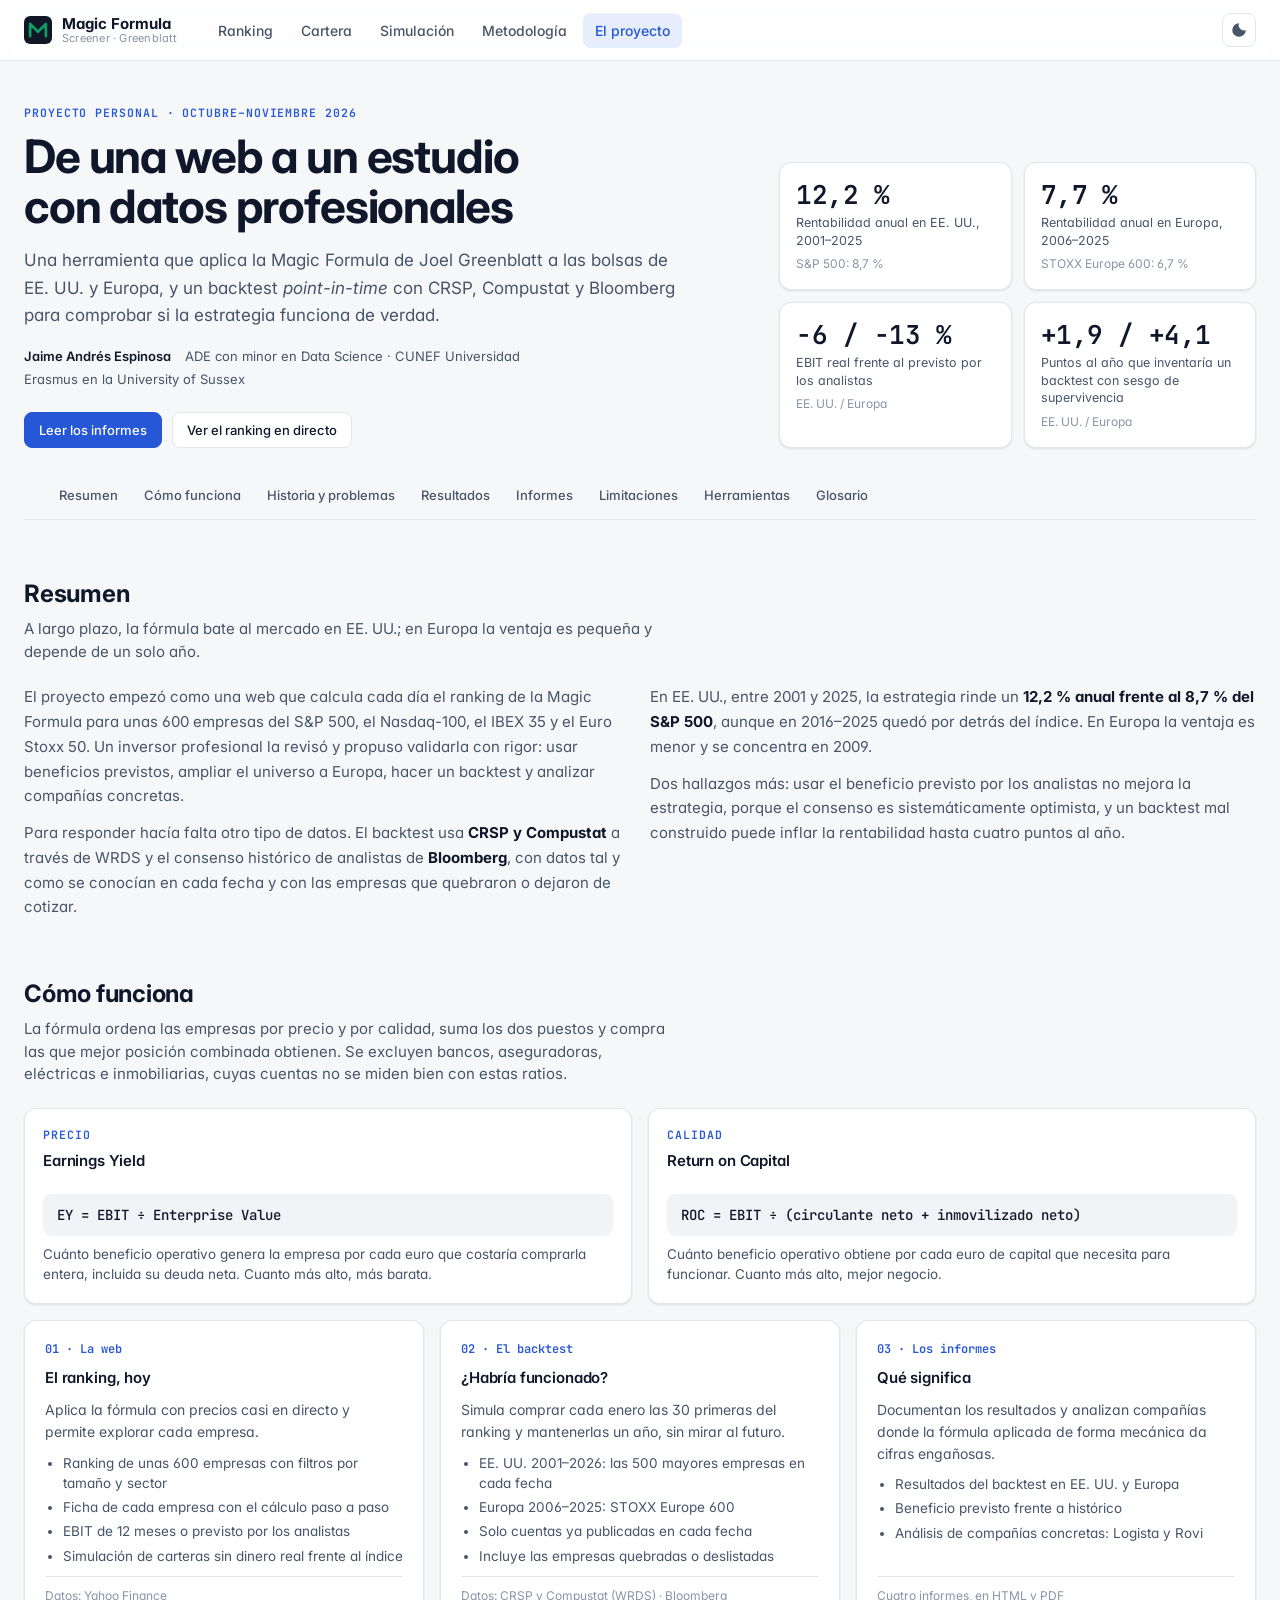
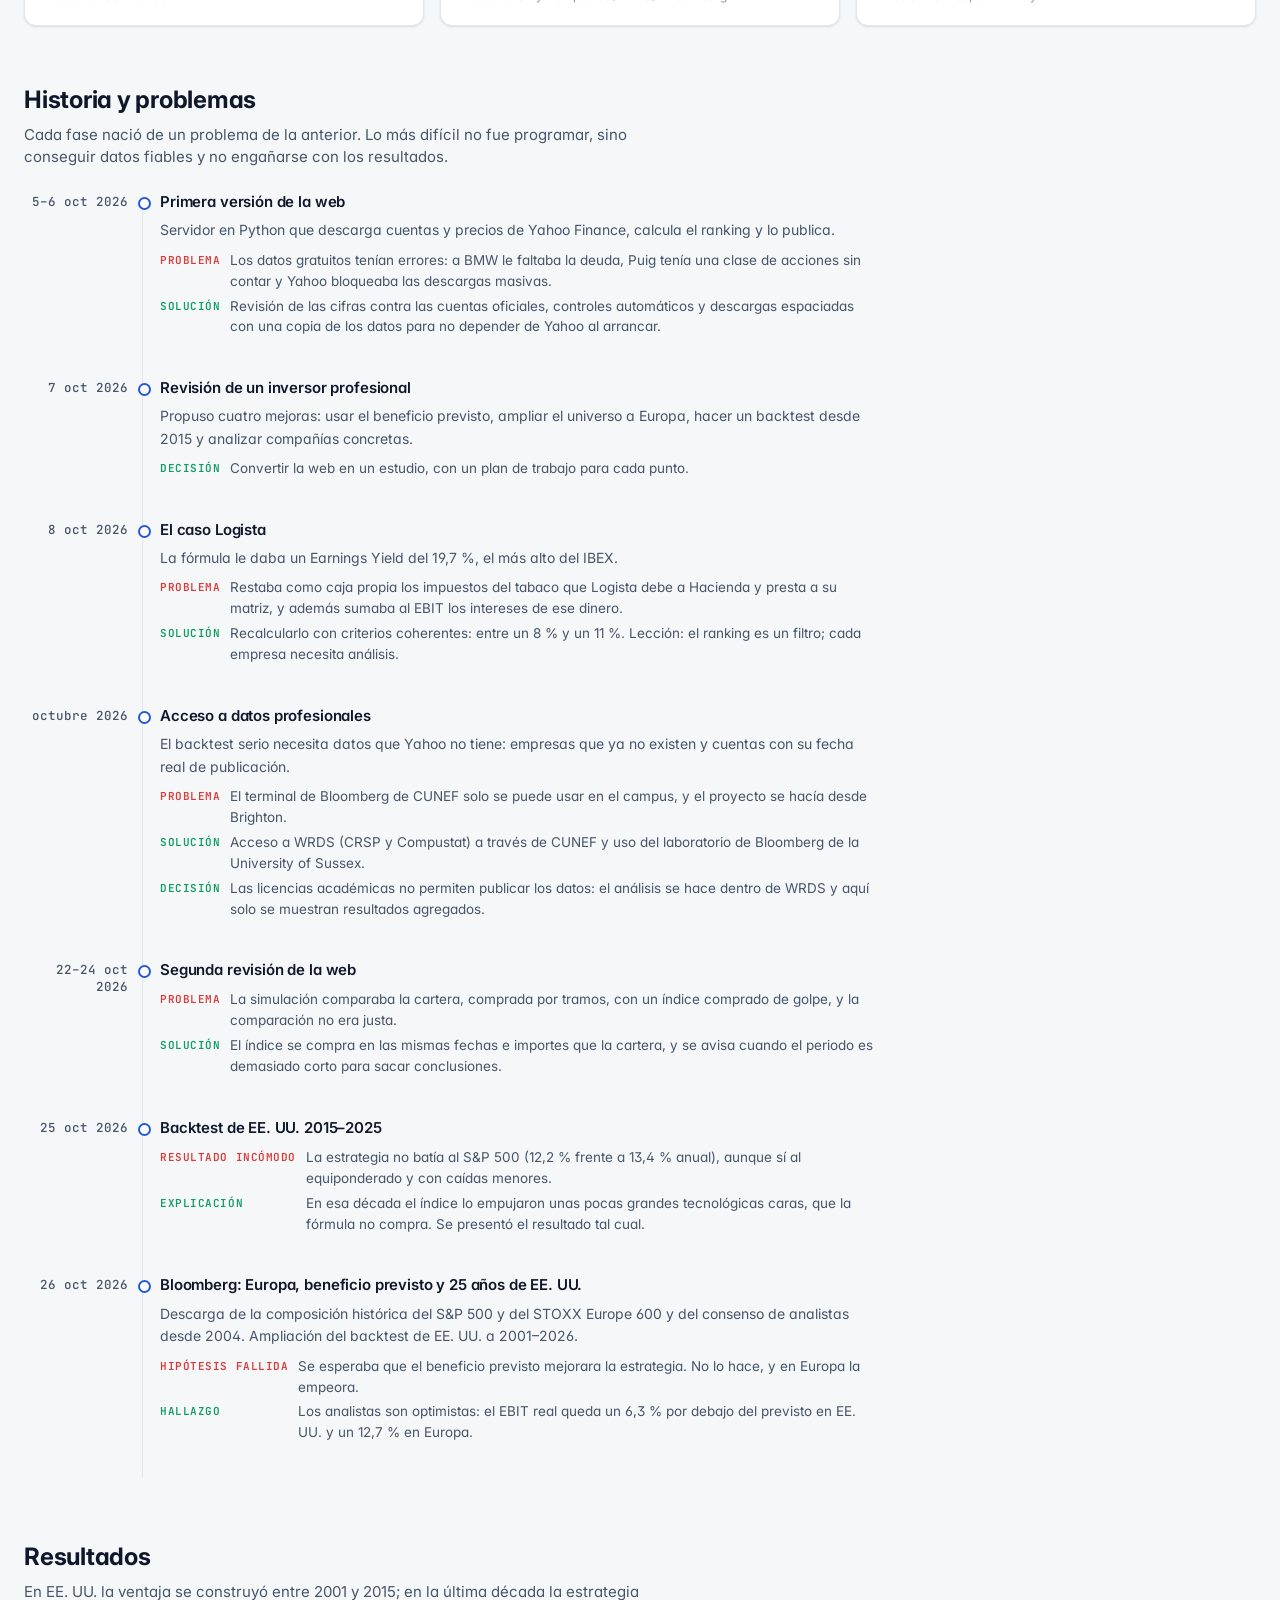
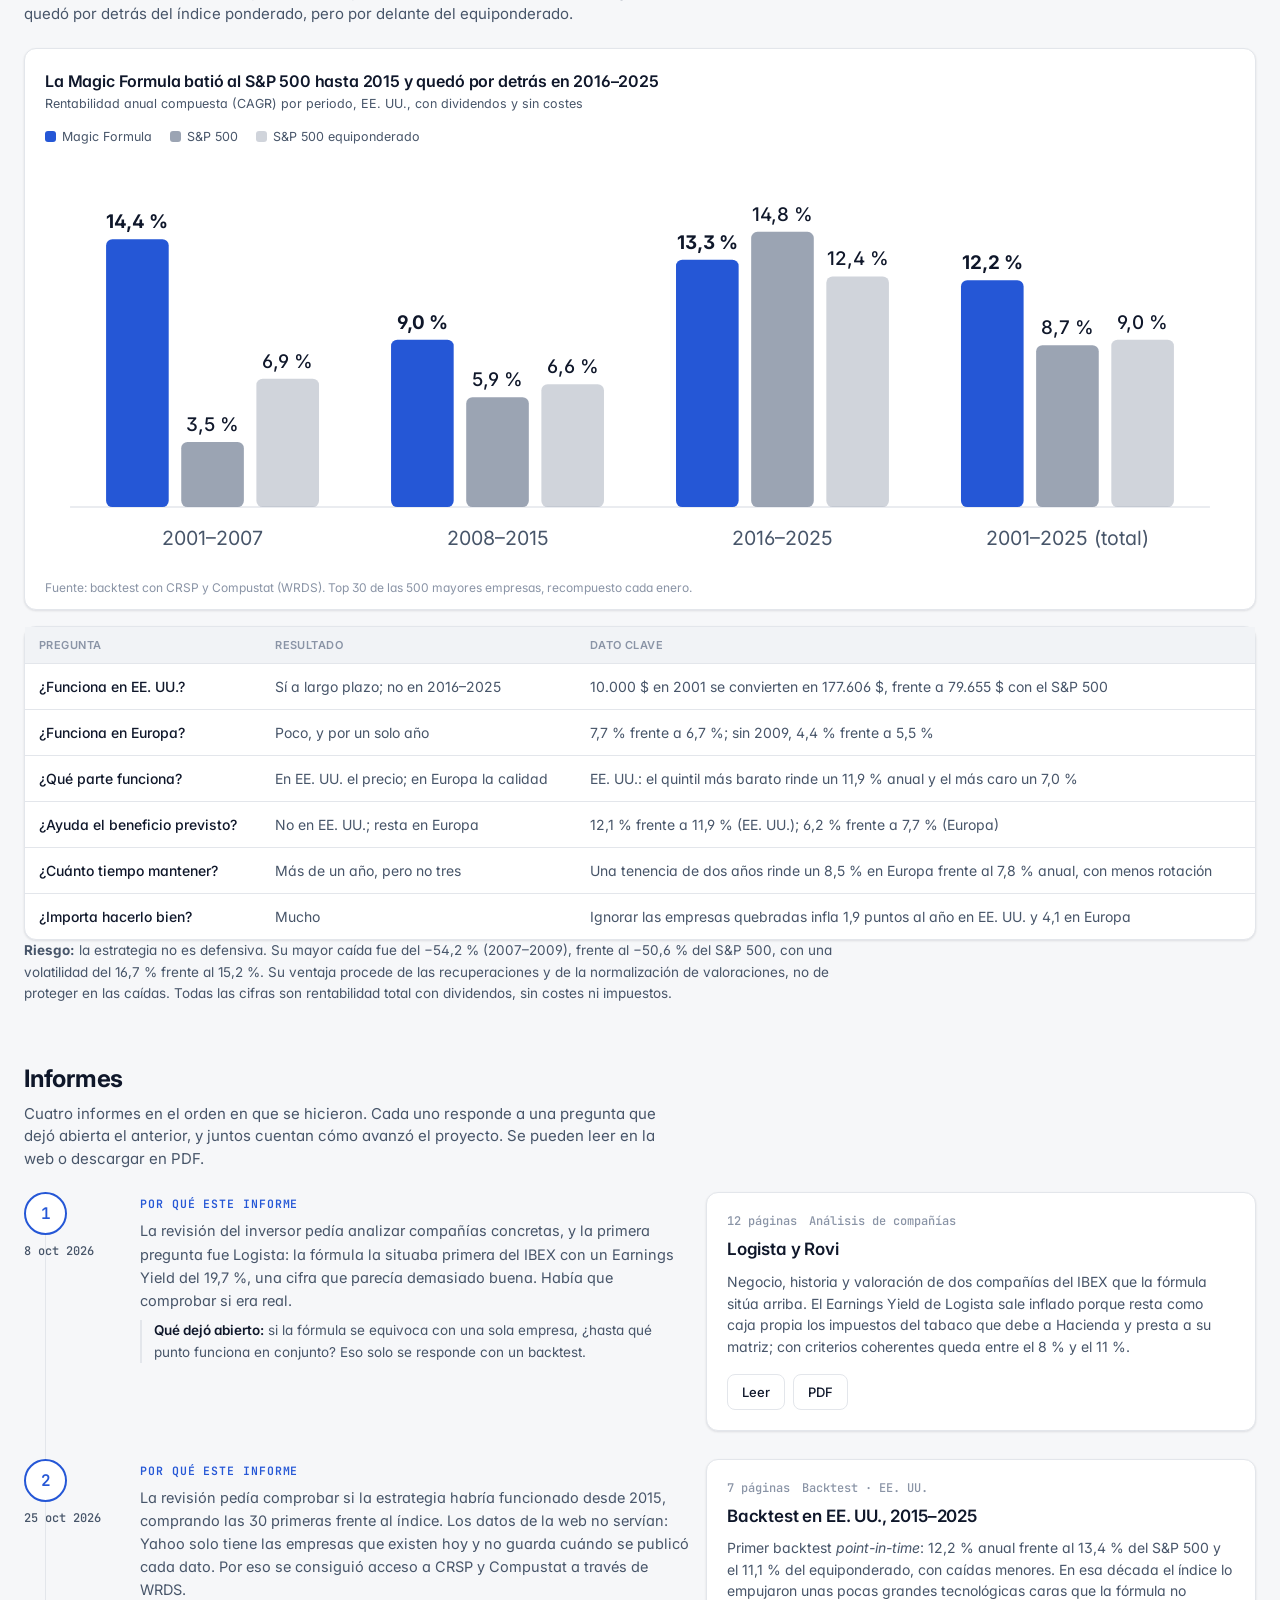
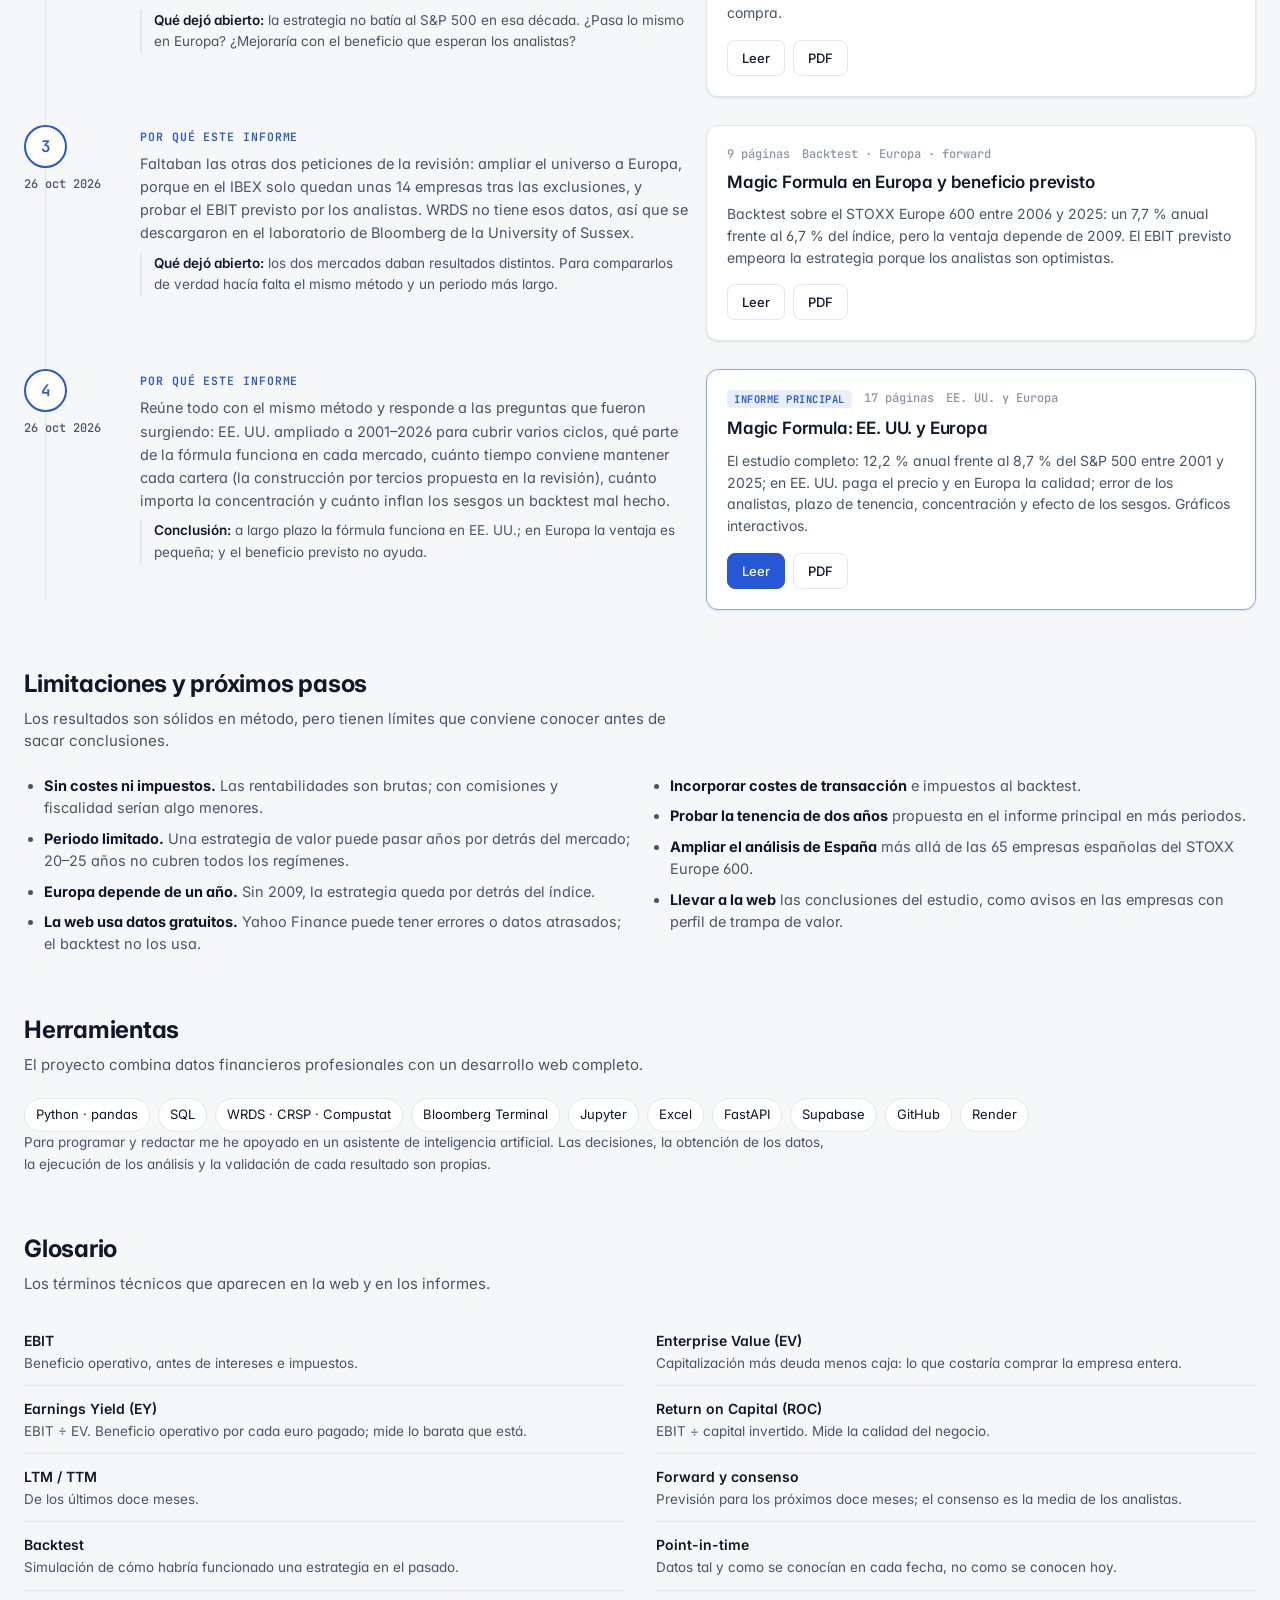
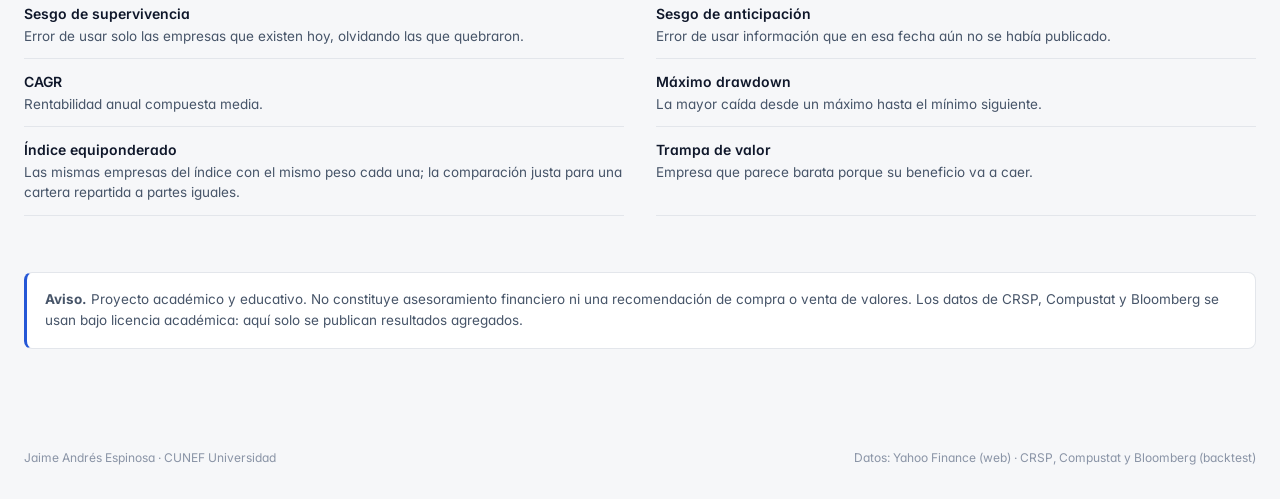
<file: static/proyecto.html>
<!doctype html>
<html lang="es" data-theme="dark">
<head>
<meta charset="utf-8">
<meta name="viewport" content="width=device-width, initial-scale=1">
<title>El proyecto · Magic Formula</title>
<meta name="description" content="Cómo se construyó y se validó la herramienta de la Magic Formula: historia, problemas resueltos, resultados del backtest con CRSP, Compustat y Bloomberg, e informes.">
<link rel="icon" href="data:image/svg+xml,<svg xmlns='http://www.w3.org/2000/svg' viewBox='0 0 32 32'><rect width='32' height='32' rx='7' fill='%23101828'/><path d='M7 23V9l9 9 9-9v14' stroke='%2334d399' stroke-width='3' fill='none' stroke-linecap='round' stroke-linejoin='round'/></svg>">
<script>
  (function () {
    var t = null;
    try { t = localStorage.getItem("mf-theme"); } catch (e) {}
    if (!t) t = matchMedia("(prefers-color-scheme: light)").matches ? "light" : "dark";
    document.documentElement.dataset.theme = t;
  })();
</script>
<link rel="preconnect" href="https://fonts.googleapis.com">
<link rel="preconnect" href="https://fonts.gstatic.com" crossorigin>
<link href="https://fonts.googleapis.com/css2?family=Inter:wght@400;500;600;700&family=JetBrains+Mono:wght@400;500;600&display=swap" rel="stylesheet">
<link rel="stylesheet" href="/static/style.css?v=5">
<link rel="stylesheet" href="/static/proyecto.css?v=4">
</head>
<body>
<header class="topbar">
  <div class="wrap topbar-inner">
    <a class="brand" href="/">
      <svg viewBox="0 0 32 32" width="28" height="28" aria-hidden="true"><rect width="32" height="32" rx="7" fill="var(--brand-bg)"/><path d="M7 23V9l9 9 9-9v14" stroke="var(--up)" stroke-width="3" fill="none" stroke-linecap="round" stroke-linejoin="round"/></svg>
      <span><strong>Magic Formula</strong><small>Screener · Greenblatt</small></span>
    </a>
    <nav class="mainnav" aria-label="Secciones">
      <a href="/#ranking">Ranking</a>
      <a href="/#cartera">Cartera</a>
      <a href="/#simulacion">Simulación</a>
      <a href="/#metodologia">Metodología</a>
      <a href="/proyecto" class="active" aria-current="page">El proyecto</a>
    </nav>
    <div class="status">
      <button class="icon-btn" id="theme-btn" title="Cambiar tema" aria-label="Cambiar tema">
        <svg viewBox="0 0 24 24" width="18" height="18"><path d="M12 3a9 9 0 1 0 9 9 7 7 0 0 1-9-9z" fill="currentColor"/></svg>
      </button>
    </div>
  </div>
</header>

<main class="wrap pj">

  <!-- ============================== CABECERA -->
  <section class="pj-hero" aria-labelledby="pj-title">
    <div>
      <span class="eyebrow">Proyecto personal · octubre–noviembre 2026</span>
      <h1 id="pj-title">De una web a un estudio con datos profesionales</h1>
      <p class="lead">Una herramienta que aplica la Magic Formula de Joel Greenblatt a las bolsas de EE. UU. y Europa, y un backtest <em>point-in-time</em> con CRSP, Compustat y Bloomberg para comprobar si la estrategia funciona de verdad.</p>
      <div class="pj-author">
        <span><b>Jaime Andrés Espinosa</b></span>
        <span>ADE con minor en Data Science · CUNEF Universidad</span>
        <span>Erasmus en la University of Sussex</span>
      </div>
      <div class="pj-cta">
        <a class="btn primary" href="#informes">Leer los informes</a>
        <a class="btn" href="/#ranking">Ver el ranking en directo</a>
      </div>
    </div>
    <div class="pj-stats" aria-label="Resultados principales">
      <div class="pj-stat"><div class="v">12,2 %</div><div class="l">Rentabilidad anual en EE. UU., 2001–2025</div><div class="s">S&amp;P 500: 8,7 %</div></div>
      <div class="pj-stat"><div class="v">7,7 %</div><div class="l">Rentabilidad anual en Europa, 2006–2025</div><div class="s">STOXX Europe 600: 6,7 %</div></div>
      <div class="pj-stat"><div class="v">−6 / −13 %</div><div class="l">EBIT real frente al previsto por los analistas</div><div class="s">EE. UU. / Europa</div></div>
      <div class="pj-stat"><div class="v">+1,9 / +4,1</div><div class="l">Puntos al año que inventaría un backtest con sesgo de supervivencia</div><div class="s">EE. UU. / Europa</div></div>
    </div>
  </section>

  <nav class="pj-toc" aria-label="Índice de la página">
    <div class="wrap">
      <a href="#resumen">Resumen</a>
      <a href="#como-funciona">Cómo funciona</a>
      <a href="#historia">Historia y problemas</a>
      <a href="#resultados">Resultados</a>
      <a href="#informes">Informes</a>
      <a href="#limitaciones">Limitaciones</a>
      <a href="#herramientas">Herramientas</a>
      <a href="#glosario">Glosario</a>
    </div>
  </nav>

  <!-- ============================== RESUMEN -->
  <section id="resumen" aria-labelledby="h-resumen">
    <h2 id="h-resumen">Resumen</h2>
    <p class="sec-lead">A largo plazo, la fórmula bate al mercado en EE. UU.; en Europa la ventaja es pequeña y depende de un solo año.</p>
    <div class="pj-two">
      <div class="pj-prose">
        <p>El proyecto empezó como una web que calcula cada día el ranking de la Magic Formula para unas 600 empresas del S&amp;P 500, el Nasdaq-100, el IBEX 35 y el Euro Stoxx 50. Un inversor profesional la revisó y propuso validarla con rigor: usar beneficios previstos, ampliar el universo a Europa, hacer un backtest y analizar compañías concretas.</p>
        <p>Para responder hacía falta otro tipo de datos. El backtest usa <strong>CRSP y Compustat</strong> a través de WRDS y el consenso histórico de analistas de <strong>Bloomberg</strong>, con datos tal y como se conocían en cada fecha y con las empresas que quebraron o dejaron de cotizar.</p>
      </div>
      <div class="pj-prose">
        <p>En EE. UU., entre 2001 y 2025, la estrategia rinde un <strong>12,2 % anual frente al 8,7 % del S&amp;P 500</strong>, aunque en 2016–2025 quedó por detrás del índice. En Europa la ventaja es menor y se concentra en 2009.</p>
        <p>Dos hallazgos más: usar el beneficio previsto por los analistas no mejora la estrategia, porque el consenso es sistemáticamente optimista, y un backtest mal construido puede inflar la rentabilidad hasta cuatro puntos al año.</p>
      </div>
    </div>
  </section>

  <!-- ============================== CÓMO FUNCIONA -->
  <section id="como-funciona" aria-labelledby="h-como">
    <h2 id="h-como">Cómo funciona</h2>
    <p class="sec-lead">La fórmula ordena las empresas por precio y por calidad, suma los dos puestos y compra las que mejor posición combinada obtienen. Se excluyen bancos, aseguradoras, eléctricas e inmobiliarias, cuyas cuentas no se miden bien con estas ratios.</p>
    <div class="pj-formula">
      <div class="card">
        <span class="eyebrow">Precio</span>
        <h3>Earnings Yield</h3>
        <div class="pj-eq">EY = EBIT ÷ Enterprise Value</div>
        <p>Cuánto beneficio operativo genera la empresa por cada euro que costaría comprarla entera, incluida su deuda neta. Cuanto más alto, más barata.</p>
      </div>
      <div class="card">
        <span class="eyebrow">Calidad</span>
        <h3>Return on Capital</h3>
        <div class="pj-eq">ROC = EBIT ÷ (circulante neto + inmovilizado neto)</div>
        <p>Cuánto beneficio operativo obtiene por cada euro de capital que necesita para funcionar. Cuanto más alto, mejor negocio.</p>
      </div>
    </div>
    <div class="pj-cards">
      <article class="pj-card">
        <span class="n">01 · La web</span>
        <h3>El ranking, hoy</h3>
        <p>Aplica la fórmula con precios casi en directo y permite explorar cada empresa.</p>
        <ul>
          <li>Ranking de unas 600 empresas con filtros por tamaño y sector</li>
          <li>Ficha de cada empresa con el cálculo paso a paso</li>
          <li>EBIT de 12 meses o previsto por los analistas</li>
          <li>Simulación de carteras sin dinero real frente al índice</li>
        </ul>
        <div class="src">Datos: Yahoo Finance</div>
      </article>
      <article class="pj-card">
        <span class="n">02 · El backtest</span>
        <h3>¿Habría funcionado?</h3>
        <p>Simula comprar cada enero las 30 primeras del ranking y mantenerlas un año, sin mirar al futuro.</p>
        <ul>
          <li>EE. UU. 2001–2026: las 500 mayores empresas en cada fecha</li>
          <li>Europa 2006–2025: STOXX Europe 600</li>
          <li>Solo cuentas ya publicadas en cada fecha</li>
          <li>Incluye las empresas quebradas o deslistadas</li>
        </ul>
        <div class="src">Datos: CRSP y Compustat (WRDS) · Bloomberg</div>
      </article>
      <article class="pj-card">
        <span class="n">03 · Los informes</span>
        <h3>Qué significa</h3>
        <p>Documentan los resultados y analizan compañías donde la fórmula aplicada de forma mecánica da cifras engañosas.</p>
        <ul>
          <li>Resultados del backtest en EE. UU. y Europa</li>
          <li>Beneficio previsto frente a histórico</li>
          <li>Análisis de compañías concretas: Logista y Rovi</li>
        </ul>
        <div class="src">Cuatro informes, en HTML y PDF</div>
      </article>
    </div>
  </section>

  <!-- ============================== HISTORIA -->
  <section id="historia" aria-labelledby="h-historia">
    <h2 id="h-historia">Historia y problemas</h2>
    <p class="sec-lead">Cada fase nació de un problema de la anterior. Lo más difícil no fue programar, sino conseguir datos fiables y no engañarse con los resultados.</p>
    <ol class="pj-timeline">
      <li>
        <span class="d">5–6 oct 2026</span>
        <div>
          <h3>Primera versión de la web</h3>
          <p>Servidor en Python que descarga cuentas y precios de Yahoo Finance, calcula el ranking y lo publica.</p>
          <dl class="pj-pd">
            <dt class="p">Problema</dt><dd>Los datos gratuitos tenían errores: a BMW le faltaba la deuda, Puig tenía una clase de acciones sin contar y Yahoo bloqueaba las descargas masivas.</dd>
            <dt class="s">Solución</dt><dd>Revisión de las cifras contra las cuentas oficiales, controles automáticos y descargas espaciadas con una copia de los datos para no depender de Yahoo al arrancar.</dd>
          </dl>
        </div>
      </li>
      <li>
        <span class="d">7 oct 2026</span>
        <div>
          <h3>Revisión de un inversor profesional</h3>
          <p>Propuso cuatro mejoras: usar el beneficio previsto, ampliar el universo a Europa, hacer un backtest desde 2015 y analizar compañías concretas.</p>
          <dl class="pj-pd">
            <dt class="s">Decisión</dt><dd>Convertir la web en un estudio, con un plan de trabajo para cada punto.</dd>
          </dl>
        </div>
      </li>
      <li>
        <span class="d">8 oct 2026</span>
        <div>
          <h3>El caso Logista</h3>
          <p>La fórmula le daba un Earnings Yield del 19,7 %, el más alto del IBEX.</p>
          <dl class="pj-pd">
            <dt class="p">Problema</dt><dd>Restaba como caja propia los impuestos del tabaco que Logista debe a Hacienda y presta a su matriz, y además sumaba al EBIT los intereses de ese dinero.</dd>
            <dt class="s">Solución</dt><dd>Recalcularlo con criterios coherentes: entre un 8 % y un 11 %. Lección: el ranking es un filtro; cada empresa necesita análisis.</dd>
          </dl>
        </div>
      </li>
      <li>
        <span class="d">octubre 2026</span>
        <div>
          <h3>Acceso a datos profesionales</h3>
          <p>El backtest serio necesita datos que Yahoo no tiene: empresas que ya no existen y cuentas con su fecha real de publicación.</p>
          <dl class="pj-pd">
            <dt class="p">Problema</dt><dd>El terminal de Bloomberg de CUNEF solo se puede usar en el campus, y el proyecto se hacía desde Brighton.</dd>
            <dt class="s">Solución</dt><dd>Acceso a WRDS (CRSP y Compustat) a través de CUNEF y uso del laboratorio de Bloomberg de la University of Sussex.</dd>
            <dt class="s">Decisión</dt><dd>Las licencias académicas no permiten publicar los datos: el análisis se hace dentro de WRDS y aquí solo se muestran resultados agregados.</dd>
          </dl>
        </div>
      </li>
      <li>
        <span class="d">22–24 oct 2026</span>
        <div>
          <h3>Segunda revisión de la web</h3>
          <dl class="pj-pd">
            <dt class="p">Problema</dt><dd>La simulación comparaba la cartera, comprada por tramos, con un índice comprado de golpe, y la comparación no era justa.</dd>
            <dt class="s">Solución</dt><dd>El índice se compra en las mismas fechas e importes que la cartera, y se avisa cuando el periodo es demasiado corto para sacar conclusiones.</dd>
          </dl>
        </div>
      </li>
      <li>
        <span class="d">25 oct 2026</span>
        <div>
          <h3>Backtest de EE. UU. 2015–2025</h3>
          <dl class="pj-pd">
            <dt class="p">Resultado incómodo</dt><dd>La estrategia no batía al S&amp;P 500 (12,2 % frente a 13,4 % anual), aunque sí al equiponderado y con caídas menores.</dd>
            <dt class="s">Explicación</dt><dd>En esa década el índice lo empujaron unas pocas grandes tecnológicas caras, que la fórmula no compra. Se presentó el resultado tal cual.</dd>
          </dl>
        </div>
      </li>
      <li>
        <span class="d">26 oct 2026</span>
        <div>
          <h3>Bloomberg: Europa, beneficio previsto y 25 años de EE. UU.</h3>
          <p>Descarga de la composición histórica del S&amp;P 500 y del STOXX Europe 600 y del consenso de analistas desde 2004. Ampliación del backtest de EE. UU. a 2001–2026.</p>
          <dl class="pj-pd">
            <dt class="p">Hipótesis fallida</dt><dd>Se esperaba que el beneficio previsto mejorara la estrategia. No lo hace, y en Europa la empeora.</dd>
            <dt class="s">Hallazgo</dt><dd>Los analistas son optimistas: el EBIT real queda un 6,3 % por debajo del previsto en EE. UU. y un 12,7 % en Europa.</dd>
          </dl>
        </div>
      </li>
    </ol>
  </section>

  <!-- ============================== RESULTADOS -->
  <section id="resultados" aria-labelledby="h-res">
    <h2 id="h-res">Resultados</h2>
    <p class="sec-lead">En EE. UU. la ventaja se construyó entre 2001 y 2015; en la última década la estrategia quedó por detrás del índice ponderado, pero por delante del equiponderado.</p>
    <figure class="pj-chart" style="margin:0 0 16px">
      <h3>La Magic Formula batió al S&amp;P 500 hasta 2015 y quedó por detrás en 2016–2025</h3>
      <div class="sub">Rentabilidad anual compuesta (CAGR) por periodo, EE. UU., con dividendos y sin costes</div>
      <div class="pj-legend" id="chart-legend"></div>
      <div class="pj-chart-scroll" id="chart-cagr"></div>
      <figcaption class="src">Fuente: backtest con CRSP y Compustat (WRDS). Top 30 de las 500 mayores empresas, recompuesto cada enero.</figcaption>
    </figure>
    <div class="table-card">
      <div class="table-scroll">
        <table class="pj-table">
          <thead><tr><th>Pregunta</th><th>Resultado</th><th>Dato clave</th></tr></thead>
          <tbody>
            <tr><td>¿Funciona en EE. UU.?</td><td>Sí a largo plazo; no en 2016–2025</td><td>10.000 $ en 2001 se convierten en 177.606 $, frente a 79.655 $ con el S&amp;P 500</td></tr>
            <tr><td>¿Funciona en Europa?</td><td>Poco, y por un solo año</td><td>7,7 % frente a 6,7 %; sin 2009, 4,4 % frente a 5,5 %</td></tr>
            <tr><td>¿Qué parte funciona?</td><td>En EE. UU. el precio; en Europa la calidad</td><td>EE. UU.: el quintil más barato rinde un 11,9 % anual y el más caro un 7,0 %</td></tr>
            <tr><td>¿Ayuda el beneficio previsto?</td><td>No en EE. UU.; resta en Europa</td><td>12,1 % frente a 11,9 % (EE. UU.); 6,2 % frente a 7,7 % (Europa)</td></tr>
            <tr><td>¿Cuánto tiempo mantener?</td><td>Más de un año, pero no tres</td><td>Una tenencia de dos años rinde un 8,5 % en Europa frente al 7,8 % anual, con menos rotación</td></tr>
            <tr><td>¿Importa hacerlo bien?</td><td>Mucho</td><td>Ignorar las empresas quebradas infla 1,9 puntos al año en EE. UU. y 4,1 en Europa</td></tr>
          </tbody>
        </table>
      </div>
    </div>
    <p class="pj-note"><strong>Riesgo:</strong> la estrategia no es defensiva. Su mayor caída fue del −54,2 % (2007–2009), frente al −50,6 % del S&amp;P 500, con una volatilidad del 16,7 % frente al 15,2 %. Su ventaja procede de las recuperaciones y de la normalización de valoraciones, no de proteger en las caídas. Todas las cifras son rentabilidad total con dividendos, sin costes ni impuestos.</p>
  </section>

  <!-- ============================== INFORMES -->
  <section id="informes" aria-labelledby="h-inf">
    <h2 id="h-inf">Informes</h2>
    <p class="sec-lead">Cuatro informes en el orden en que se hicieron. Cada uno responde a una pregunta que dejó abierta el anterior, y juntos cuentan cómo avanzó el proyecto. Se pueden leer en la web o descargar en PDF.</p>
    <ol class="pj-steps">
      <li>
        <div class="pj-step-mark"><span class="num">1</span><span class="d">8 oct 2026</span></div>
        <div class="pj-step-body">
          <div class="pj-why">
            <span class="eyebrow">Por qué este informe</span>
            <p>La revisión del inversor pedía analizar compañías concretas, y la primera pregunta fue Logista: la fórmula la situaba primera del IBEX con un Earnings Yield del 19,7 %, una cifra que parecía demasiado buena. Había que comprobar si era real.</p>
            <p class="pj-led"><b>Qué dejó abierto:</b> si la fórmula se equivoca con una sola empresa, ¿hasta qué punto funciona en conjunto? Eso solo se responde con un backtest.</p>
          </div>
          <article class="pj-report">
            <div class="meta"><span>12 páginas</span><span>Análisis de compañías</span></div>
            <h3>Logista y Rovi</h3>
            <p>Negocio, historia y valoración de dos compañías del IBEX que la fórmula sitúa arriba. El Earnings Yield de Logista sale inflado porque resta como caja propia los impuestos del tabaco que debe a Hacienda y presta a su matriz; con criterios coherentes queda entre el 8 % y el 11 %.</p>
            <div class="act"><a class="btn" href="/static/informes/logista-rovi.html">Leer</a><a class="btn" href="/static/informes/logista-rovi.pdf" download>PDF</a></div>
          </article>
        </div>
      </li>
      <li>
        <div class="pj-step-mark"><span class="num">2</span><span class="d">25 oct 2026</span></div>
        <div class="pj-step-body">
          <div class="pj-why">
            <span class="eyebrow">Por qué este informe</span>
            <p>La revisión pedía comprobar si la estrategia habría funcionado desde 2015, comprando las 30 primeras frente al índice. Los datos de la web no servían: Yahoo solo tiene las empresas que existen hoy y no guarda cuándo se publicó cada dato. Por eso se consiguió acceso a CRSP y Compustat a través de WRDS.</p>
            <p class="pj-led"><b>Qué dejó abierto:</b> la estrategia no batía al S&amp;P 500 en esa década. ¿Pasa lo mismo en Europa? ¿Mejoraría con el beneficio que esperan los analistas?</p>
          </div>
          <article class="pj-report">
            <div class="meta"><span>7 páginas</span><span>Backtest · EE. UU.</span></div>
            <h3>Backtest en EE. UU., 2015–2025</h3>
            <p>Primer backtest <em>point-in-time</em>: 12,2 % anual frente al 13,4 % del S&amp;P 500 y el 11,1 % del equiponderado, con caídas menores. En esa década el índice lo empujaron unas pocas grandes tecnológicas caras que la fórmula no compra.</p>
            <div class="act"><a class="btn" href="/static/informes/backtest-eeuu.html">Leer</a><a class="btn" href="/static/informes/backtest-eeuu.pdf" download>PDF</a></div>
          </article>
        </div>
      </li>
      <li>
        <div class="pj-step-mark"><span class="num">3</span><span class="d">26 oct 2026</span></div>
        <div class="pj-step-body">
          <div class="pj-why">
            <span class="eyebrow">Por qué este informe</span>
            <p>Faltaban las otras dos peticiones de la revisión: ampliar el universo a Europa, porque en el IBEX solo quedan unas 14 empresas tras las exclusiones, y probar el EBIT previsto por los analistas. WRDS no tiene esos datos, así que se descargaron en el laboratorio de Bloomberg de la University of Sussex.</p>
            <p class="pj-led"><b>Qué dejó abierto:</b> los dos mercados daban resultados distintos. Para compararlos de verdad hacía falta el mismo método y un periodo más largo.</p>
          </div>
          <article class="pj-report">
            <div class="meta"><span>9 páginas</span><span>Backtest · Europa · forward</span></div>
            <h3>Magic Formula en Europa y beneficio previsto</h3>
            <p>Backtest sobre el STOXX Europe 600 entre 2006 y 2025: un 7,7 % anual frente al 6,7 % del índice, pero la ventaja depende de 2009. El EBIT previsto empeora la estrategia porque los analistas son optimistas.</p>
            <div class="act"><a class="btn" href="/static/informes/europa-forward.html">Leer</a><a class="btn" href="/static/informes/europa-forward.pdf" download>PDF</a></div>
          </article>
        </div>
      </li>
      <li>
        <div class="pj-step-mark"><span class="num">4</span><span class="d">26 oct 2026</span></div>
        <div class="pj-step-body">
          <div class="pj-why">
            <span class="eyebrow">Por qué este informe</span>
            <p>Reúne todo con el mismo método y responde a las preguntas que fueron surgiendo: EE. UU. ampliado a 2001–2026 para cubrir varios ciclos, qué parte de la fórmula funciona en cada mercado, cuánto tiempo conviene mantener cada cartera (la construcción por tercios propuesta en la revisión), cuánto importa la concentración y cuánto inflan los sesgos un backtest mal hecho.</p>
            <p class="pj-led"><b>Conclusión:</b> a largo plazo la fórmula funciona en EE. UU.; en Europa la ventaja es pequeña; y el beneficio previsto no ayuda.</p>
          </div>
          <article class="pj-report main">
            <div class="meta"><span class="tag">Informe principal</span><span>17 páginas</span><span>EE. UU. y Europa</span></div>
            <h3>Magic Formula: EE. UU. y Europa</h3>
            <p>El estudio completo: 12,2 % anual frente al 8,7 % del S&amp;P 500 entre 2001 y 2025; en EE. UU. paga el precio y en Europa la calidad; error de los analistas, plazo de tenencia, concentración y efecto de los sesgos. Gráficos interactivos.</p>
            <div class="act"><a class="btn primary" href="/static/informes/eeuu-europa.html">Leer</a><a class="btn" href="/static/informes/eeuu-europa.pdf" download>PDF</a></div>
          </article>
        </div>
      </li>
    </ol>
  </section>

  <!-- ============================== LIMITACIONES -->
  <section id="limitaciones" aria-labelledby="h-lim">
    <h2 id="h-lim">Limitaciones y próximos pasos</h2>
    <p class="sec-lead">Los resultados son sólidos en método, pero tienen límites que conviene conocer antes de sacar conclusiones.</p>
    <div class="pj-two">
      <ul class="pj-list">
        <li><strong>Sin costes ni impuestos.</strong> Las rentabilidades son brutas; con comisiones y fiscalidad serían algo menores.</li>
        <li><strong>Periodo limitado.</strong> Una estrategia de valor puede pasar años por detrás del mercado; 20–25 años no cubren todos los regímenes.</li>
        <li><strong>Europa depende de un año.</strong> Sin 2009, la estrategia queda por detrás del índice.</li>
        <li><strong>La web usa datos gratuitos.</strong> Yahoo Finance puede tener errores o datos atrasados; el backtest no los usa.</li>
      </ul>
      <ul class="pj-list">
        <li><strong>Incorporar costes de transacción</strong> e impuestos al backtest.</li>
        <li><strong>Probar la tenencia de dos años</strong> propuesta en el informe principal en más periodos.</li>
        <li><strong>Ampliar el análisis de España</strong> más allá de las 65 empresas españolas del STOXX Europe 600.</li>
        <li><strong>Llevar a la web</strong> las conclusiones del estudio, como avisos en las empresas con perfil de trampa de valor.</li>
      </ul>
    </div>
  </section>

  <!-- ============================== HERRAMIENTAS -->
  <section id="herramientas" aria-labelledby="h-her">
    <h2 id="h-her">Herramientas</h2>
    <p class="sec-lead">El proyecto combina datos financieros profesionales con un desarrollo web completo.</p>
    <div class="pj-chips" aria-label="Herramientas utilizadas">
      <span>Python · pandas</span><span>SQL</span><span>WRDS · CRSP · Compustat</span><span>Bloomberg Terminal</span><span>Jupyter</span><span>Excel</span><span>FastAPI</span><span>Supabase</span><span>GitHub</span><span>Render</span>
    </div>
    <p class="pj-note">Para programar y redactar me he apoyado en un asistente de inteligencia artificial. Las decisiones, la obtención de los datos, la ejecución de los análisis y la validación de cada resultado son propias.</p>
  </section>

  <!-- ============================== GLOSARIO -->
  <section id="glosario" aria-labelledby="h-glo">
    <h2 id="h-glo">Glosario</h2>
    <p class="sec-lead">Los términos técnicos que aparecen en la web y en los informes.</p>
    <dl class="pj-gloss">
      <div><dt>EBIT</dt><dd>Beneficio operativo, antes de intereses e impuestos.</dd></div>
      <div><dt>Enterprise Value (EV)</dt><dd>Capitalización más deuda menos caja: lo que costaría comprar la empresa entera.</dd></div>
      <div><dt>Earnings Yield (EY)</dt><dd>EBIT ÷ EV. Beneficio operativo por cada euro pagado; mide lo barata que está.</dd></div>
      <div><dt>Return on Capital (ROC)</dt><dd>EBIT ÷ capital invertido. Mide la calidad del negocio.</dd></div>
      <div><dt>LTM / TTM</dt><dd>De los últimos doce meses.</dd></div>
      <div><dt>Forward y consenso</dt><dd>Previsión para los próximos doce meses; el consenso es la media de los analistas.</dd></div>
      <div><dt>Backtest</dt><dd>Simulación de cómo habría funcionado una estrategia en el pasado.</dd></div>
      <div><dt>Point-in-time</dt><dd>Datos tal y como se conocían en cada fecha, no como se conocen hoy.</dd></div>
      <div><dt>Sesgo de supervivencia</dt><dd>Error de usar solo las empresas que existen hoy, olvidando las que quebraron.</dd></div>
      <div><dt>Sesgo de anticipación</dt><dd>Error de usar información que en esa fecha aún no se había publicado.</dd></div>
      <div><dt>CAGR</dt><dd>Rentabilidad anual compuesta media.</dd></div>
      <div><dt>Máximo drawdown</dt><dd>La mayor caída desde un máximo hasta el mínimo siguiente.</dd></div>
      <div><dt>Índice equiponderado</dt><dd>Las mismas empresas del índice con el mismo peso cada una; la comparación justa para una cartera repartida a partes iguales.</dd></div>
      <div><dt>Trampa de valor</dt><dd>Empresa que parece barata porque su beneficio va a caer.</dd></div>
    </dl>
  </section>

  <p class="pj-disc"><strong>Aviso.</strong> Proyecto académico y educativo. No constituye asesoramiento financiero ni una recomendación de compra o venta de valores. Los datos de CRSP, Compustat y Bloomberg se usan bajo licencia académica: aquí solo se publican resultados agregados.</p>
</main>

<footer class="wrap footer">
  <span>Jaime Andrés Espinosa · CUNEF Universidad</span>
  <span>Datos: Yahoo Finance (web) · CRSP, Compustat y Bloomberg (backtest)</span>
</footer>

<script>
(function () {
  // Cambio de tema, compartido con el resto de la web
  document.getElementById("theme-btn").onclick = function () {
    var t = document.documentElement.dataset.theme === "dark" ? "light" : "dark";
    document.documentElement.dataset.theme = t;
    try { localStorage.setItem("mf-theme", t); } catch (e) {}
  };

  // En móvil el menú se desplaza en horizontal: deja visible la sección actual
  var nav = document.querySelector(".mainnav");
  if (nav && nav.scrollWidth > nav.clientWidth) nav.scrollLeft = nav.scrollWidth;

  // Gráfico: CAGR por periodo (resultados agregados del backtest)
  var rows = [
    { p: "2001–2007", mf: 14.4, sp: 3.5, eq: 6.9 },
    { p: "2008–2015", mf: 9.0, sp: 5.9, eq: 6.6 },
    { p: "2016–2025", mf: 13.3, sp: 14.8, eq: 12.4 },
    { p: "2001–2025 (total)", mf: 12.2, sp: 8.7, eq: 9.0 }
  ];
  var series = [
    { k: "mf", name: "Magic Formula", fill: "var(--accent)", op: 1 },
    { k: "sp", name: "S&P 500", fill: "var(--muted)", op: 0.85 },
    { k: "eq", name: "S&P 500 equiponderado", fill: "var(--muted)", op: 0.4 }
  ];
  var esc = function (s) { return s.replace(/&/g, "&amp;"); };
  var fmt = function (v) { return v.toLocaleString("es-ES", { minimumFractionDigits: 1, maximumFractionDigits: 1 }) + " %"; };
  document.getElementById("chart-legend").innerHTML = series.map(function (s) {
    return '<span><i style="background:' + s.fill + ';opacity:' + s.op + '"></i>' + esc(s.name) + "</span>";
  }).join("");
  var W = 760, H = 270, base = 228, x0 = 16, band = (W - 2 * x0) / rows.length, bw = 40, gap = 8, grp = 3 * bw + 2 * gap;
  var y = function (v) { return base - v / 16 * 190; };
  var svg = '<svg viewBox="0 0 ' + W + " " + H + '" role="img" aria-label="Rentabilidad anual por periodo: Magic Formula frente al S&amp;P 500 y al equiponderado">';
  svg += '<line x1="' + x0 + '" x2="' + (W - x0) + '" y1="' + base + '" y2="' + base + '" stroke="var(--border)"/>';
  rows.forEach(function (r, i) {
    var gx = x0 + i * band + (band - grp) / 2;
    series.forEach(function (s, j) {
      var v = r[s.k], bx = gx + j * (bw + gap);
      svg += '<rect x="' + bx + '" y="' + y(v) + '" width="' + bw + '" height="' + (base - y(v)) + '" rx="4" fill="' + s.fill + '" fill-opacity="' + s.op + '"><title>' + esc(s.name) + ", " + r.p + ": " + fmt(v) + "</title></rect>";
      svg += '<text x="' + (bx + bw / 2) + '" y="' + (y(v) - 7) + '" text-anchor="middle" font-size="12" font-weight="' + (s.k === "mf" ? 700 : 500) + '" fill="var(--text)">' + fmt(v) + "</text>";
    });
    svg += '<text x="' + (gx + grp / 2) + '" y="' + (base + 24) + '" text-anchor="middle" font-size="12.5" fill="var(--text-2)">' + r.p + "</text>";
  });
  document.getElementById("chart-cagr").innerHTML = svg + "</svg>";
})();
</script>
</body>
</html>
</file>
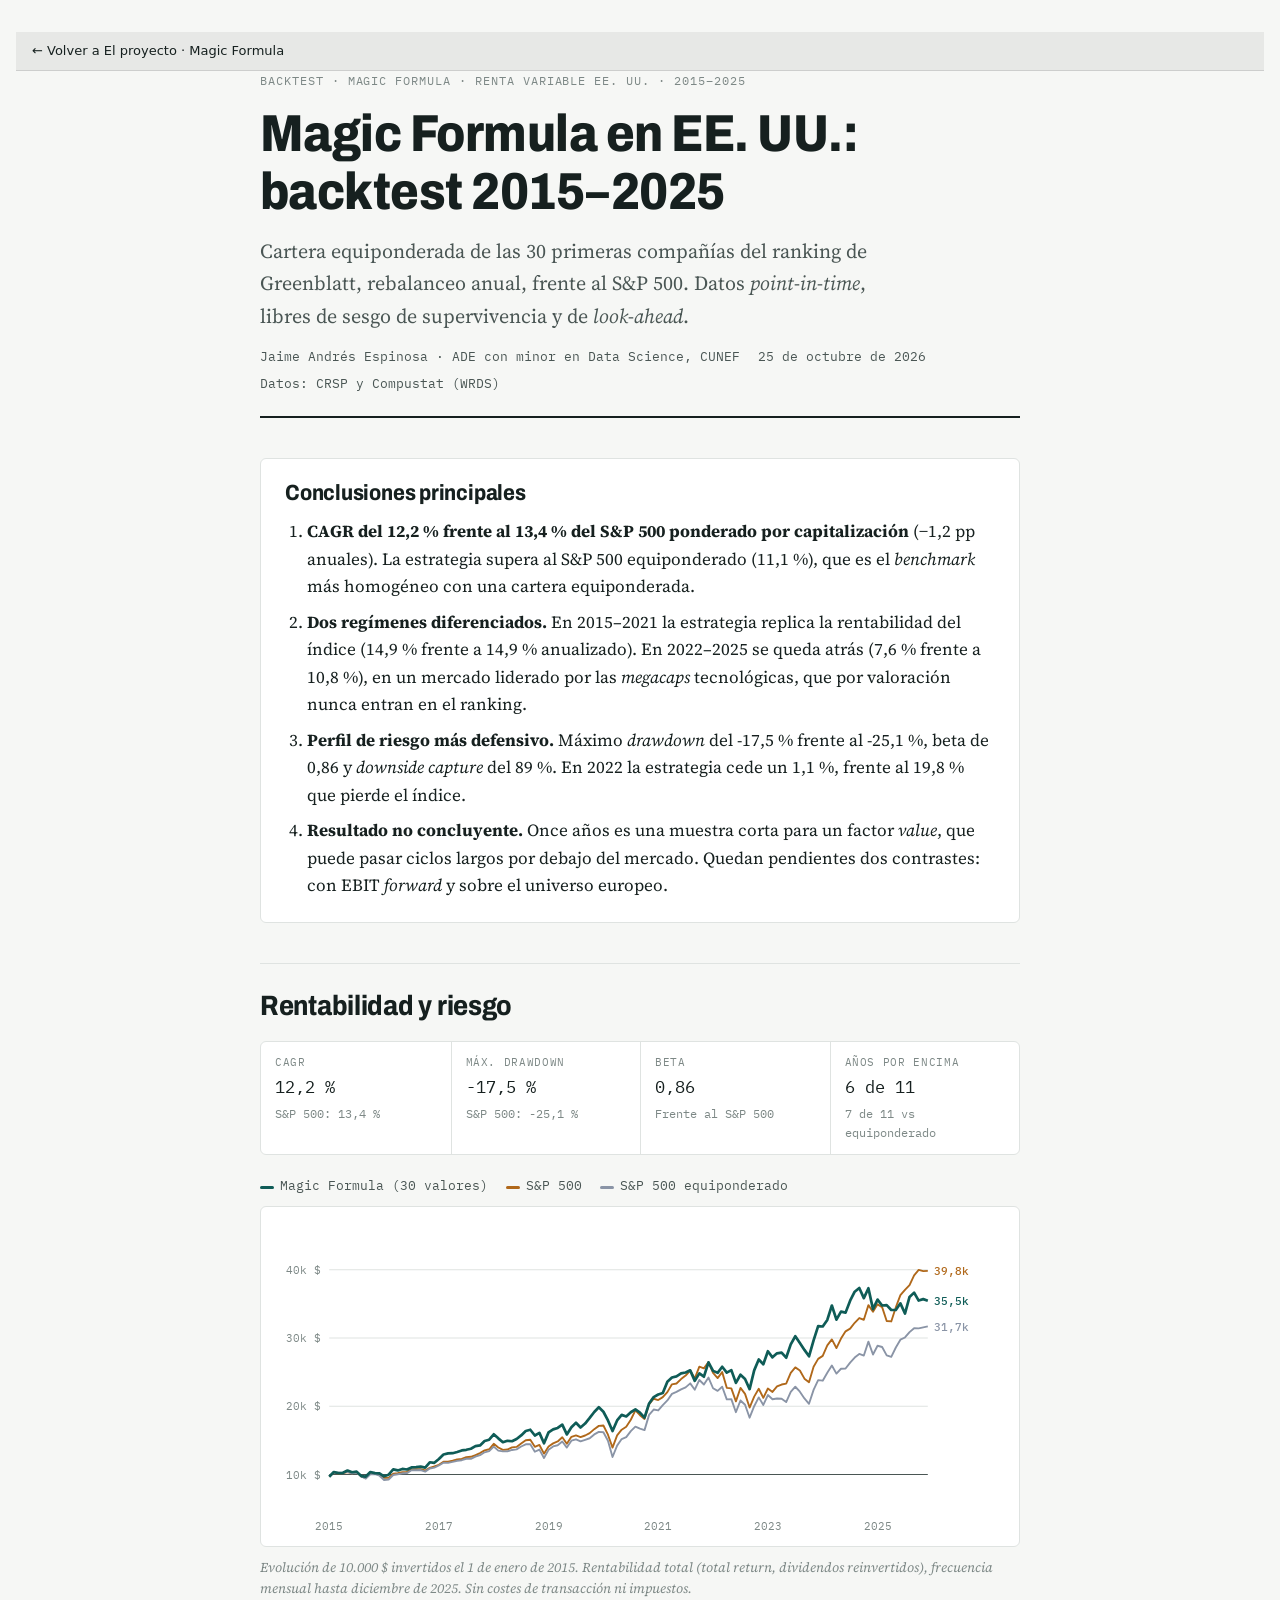
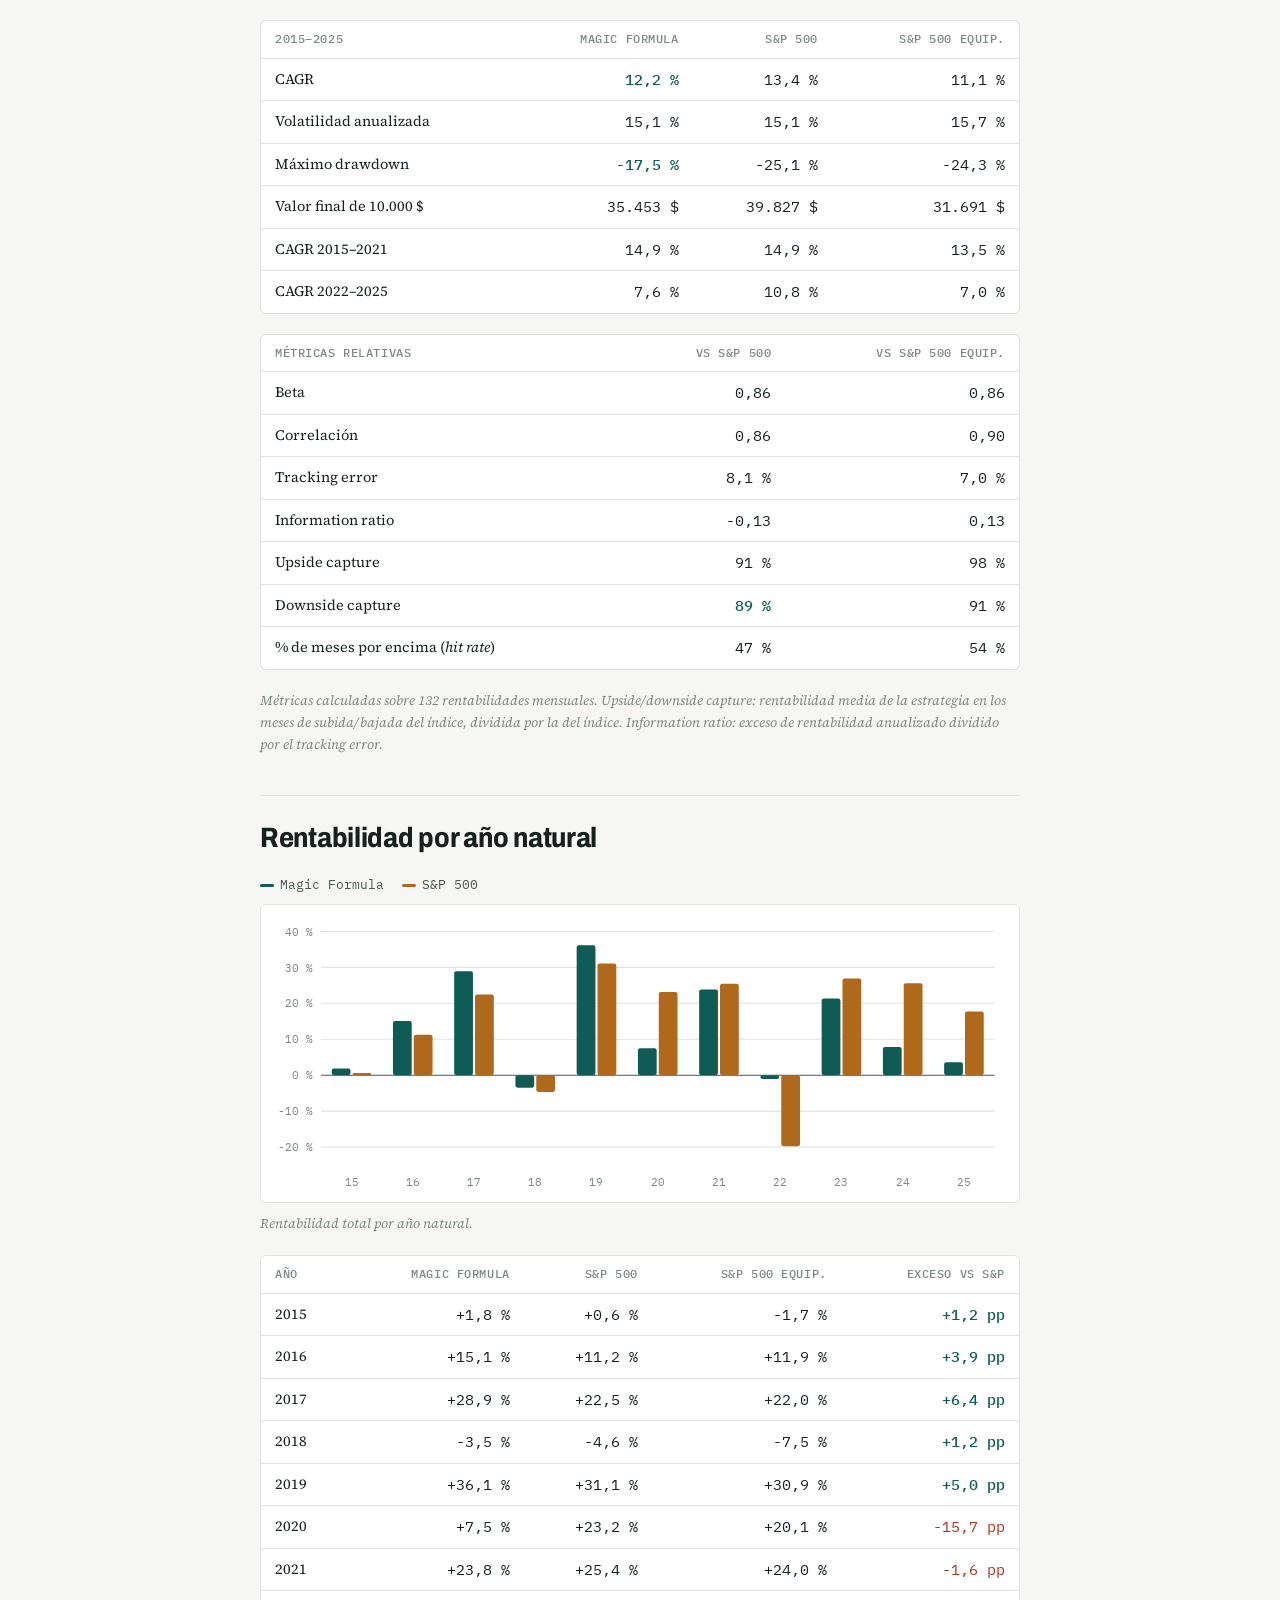
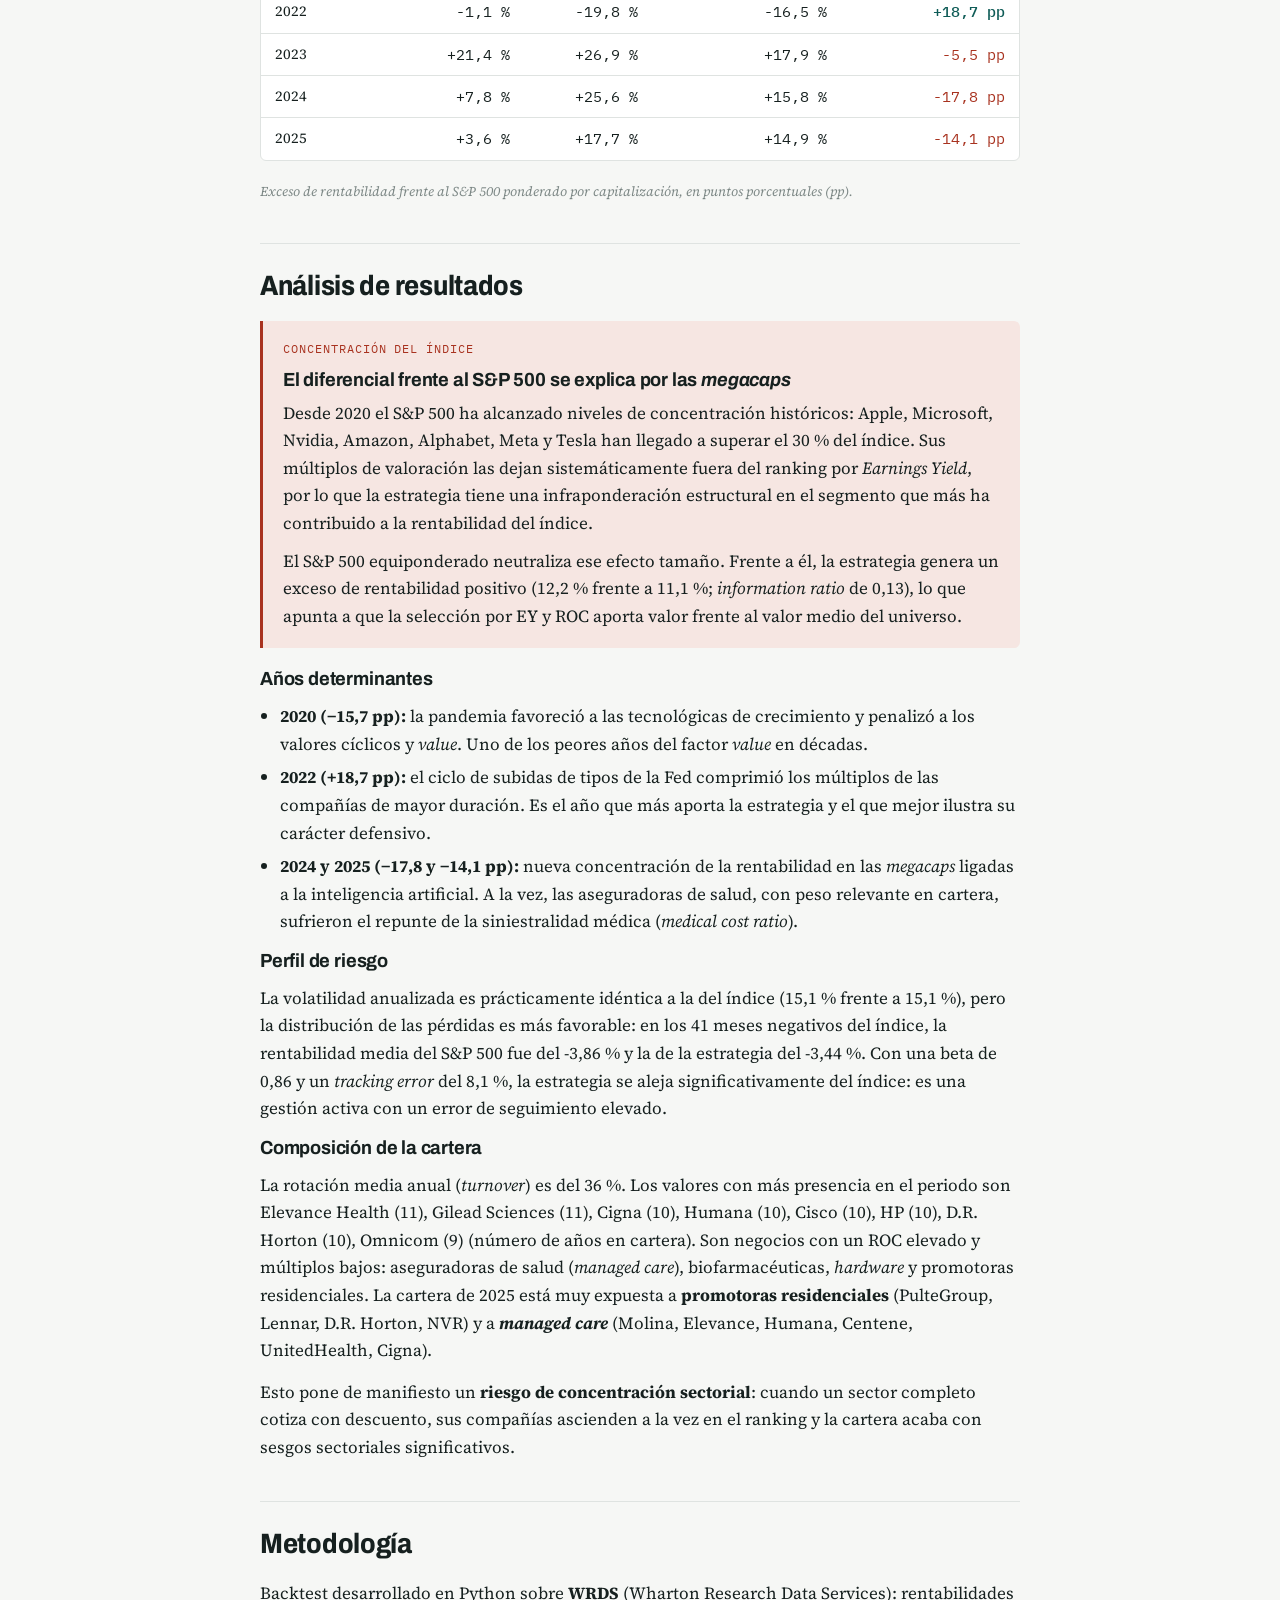
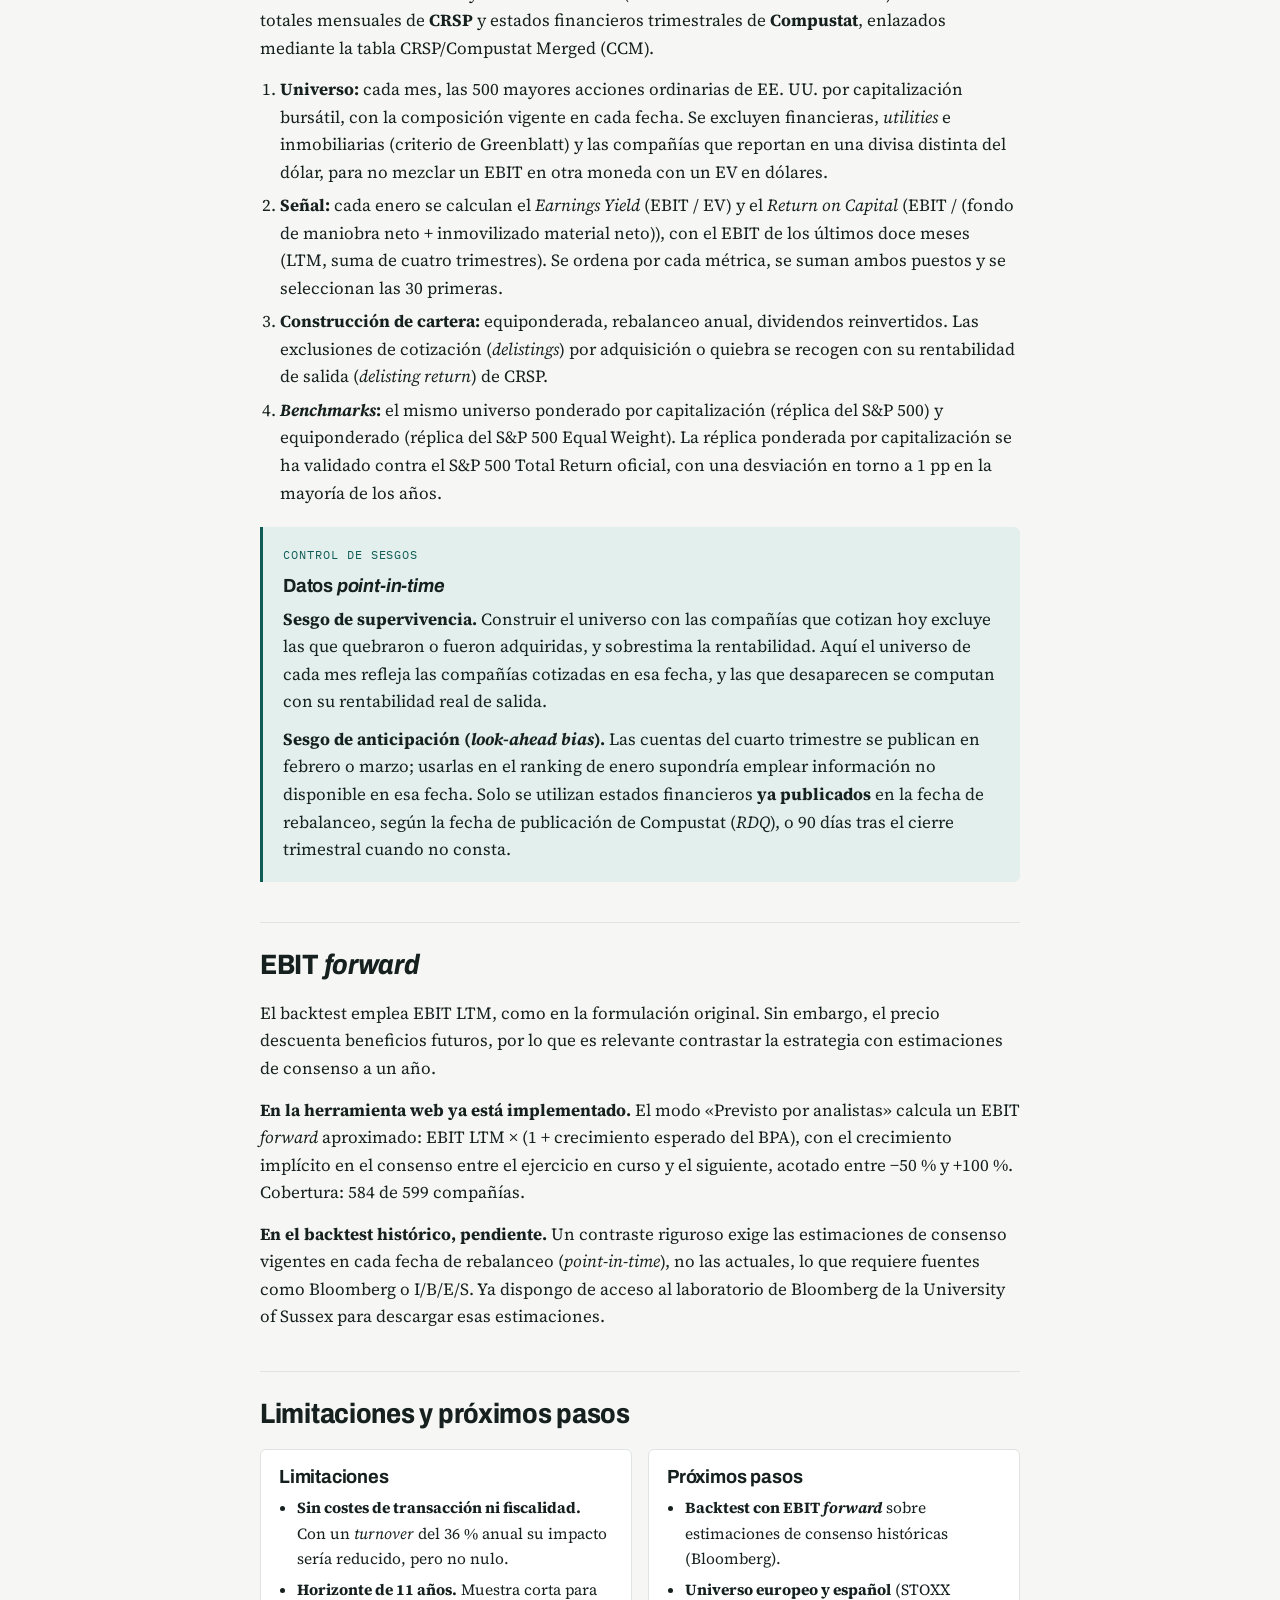
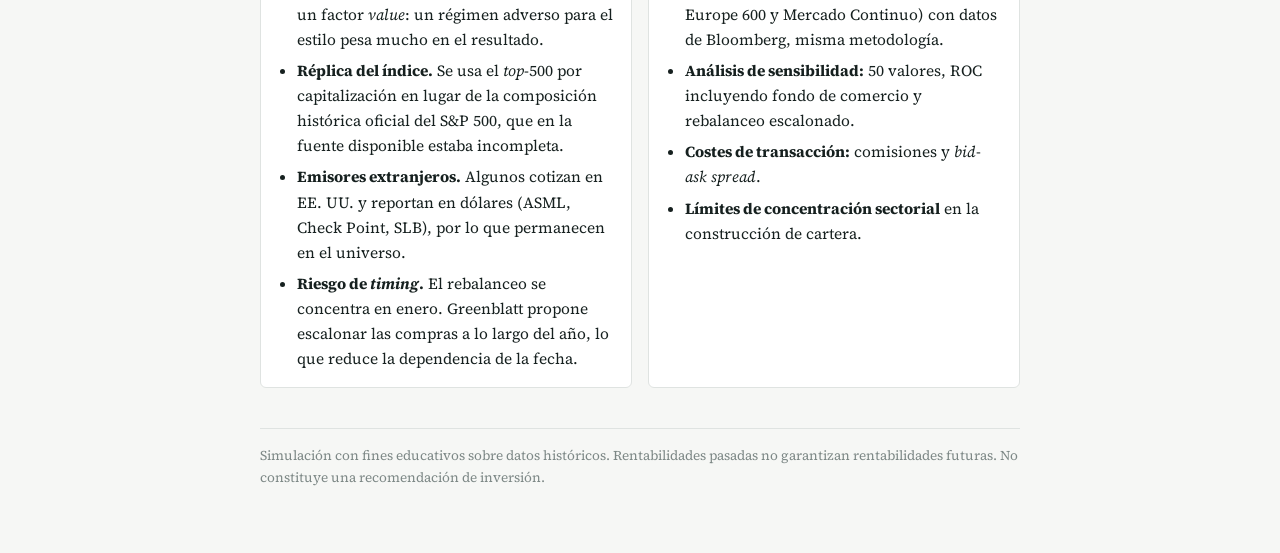
<file: static/informes/backtest-eeuu.html>
<!doctype html>
<html lang="es">
<head>
<meta charset="utf-8">
<meta name="viewport" content="width=device-width, initial-scale=1, viewport-fit=cover">
<style>body{margin:0}img{max-width:100%}[hidden]{display:none!important}</style>
<title>Backtest Magic Formula</title>
<link rel="preconnect" href="https://fonts.googleapis.com">
<link rel="preconnect" href="https://fonts.gstatic.com" crossorigin>
<link rel="stylesheet" href="https://fonts.googleapis.com/css2?family=Archivo:wdth,wght@75..125,500..800&family=Source+Serif+4:ital,opsz,wght@0,8..60,400;0,8..60,600;1,8..60,400&family=IBM+Plex+Mono:wght@400;500&display=swap">
<style>
/* Layout: nota de análisis, una columna de lectura con cifras clave, gráficos y tablas a todo el ancho */
:root {
  --paper: #f6f7f5; --sheet: #ffffff; --ink: #16201f; --ink-2: #4a5654; --muted: #7d8886; --rule: #dfe3e1;
  --accent: #0f5c57;      /* Magic Formula */
  --accent-soft: #e3efed;
  --second: #b0681a;      /* índice por capitalización */
  --third: #8a94a6;       /* índice igual peso */
  --warn: #a8321f; --warn-soft: #f6e6e2;
  --display: "Archivo", "Arial Narrow", system-ui, sans-serif;
  --body: "Source Serif 4", Georgia, "Times New Roman", serif;
  --mono: "IBM Plex Mono", ui-monospace, Consolas, monospace;
}
@media (prefers-color-scheme: dark) {
  :root:not([data-theme="light"]) {
    --paper: #0f1514; --sheet: #151d1c; --ink: #e5ecea; --ink-2: #aab6b3; --muted: #7b8885;
    --rule: #26302e; --accent: #4fb3a9; --accent-soft: #17302d; --second: #e0a25a; --third: #8d97a8;
    --warn: #ec8b78; --warn-soft: #3a211c; color-scheme: dark;
  }
}
:root[data-theme="dark"] {
  --paper: #0f1514; --sheet: #151d1c; --ink: #e5ecea; --ink-2: #aab6b3; --muted: #7b8885;
  --rule: #26302e; --accent: #4fb3a9; --accent-soft: #17302d; --second: #e0a25a; --third: #8d97a8;
  --warn: #ec8b78; --warn-soft: #3a211c; color-scheme: dark;
}
* { box-sizing: border-box; }
body { background: var(--paper); color: var(--ink); font: 17px/1.62 var(--body); padding-inline: 16px; padding-block: 32px 64px; margin: 0; }
.page { max-width: 760px; margin: 0 auto; display: flex; flex-direction: column; gap: 40px; }
h1, h2, h3 { font-family: var(--display); font-stretch: 88%; letter-spacing: -0.01em; line-height: 1.12; text-wrap: balance; margin: 0; }
h1 { font-size: clamp(34px, 6vw, 52px); font-weight: 800; }
h2 { font-size: 28px; font-weight: 750; }
h3 { font-size: 19px; font-weight: 700; font-stretch: 95%; }
p { margin: 0; }
section { display: flex; flex-direction: column; gap: 20px; }
.prose { display: flex; flex-direction: column; gap: 14px; }
.prose ul, .prose ol { margin: 0; padding-left: 20px; display: flex; flex-direction: column; gap: 6px; }
a { color: var(--accent); }
.num { font-family: var(--mono); font-variant-numeric: tabular-nums; }
.eyebrow { font-family: var(--mono); font-size: 12px; letter-spacing: .08em; text-transform: uppercase; color: var(--muted); }
header { display: flex; flex-direction: column; gap: 14px; border-bottom: 2px solid var(--ink); padding-bottom: 22px; }
.meta { display: flex; flex-wrap: wrap; gap: 6px 18px; font-family: var(--mono); font-size: 13px; color: var(--ink-2); }
.lede { font-size: 20px; color: var(--ink-2); max-width: 62ch; }
.summary { background: var(--sheet); border: 1px solid var(--rule); border-radius: 6px; padding: 22px 24px; display: flex; flex-direction: column; gap: 12px; }
.summary ol { margin: 0; padding-left: 22px; display: flex; flex-direction: column; gap: 8px; }
.sec-head { border-top: 1px solid var(--rule); padding-top: 26px; }
.facts { display: grid; grid-template-columns: repeat(4, minmax(0, 1fr)); border: 1px solid var(--rule); border-radius: 6px; background: var(--sheet); margin: 0; }
.facts div { padding: 12px 14px; display: flex; flex-direction: column; gap: 2px; border-left: 1px solid var(--rule); }
.facts div:first-child { border-left: 0; }
.facts dt { font-family: var(--mono); font-size: 11px; letter-spacing: .06em; text-transform: uppercase; color: var(--muted); }
.facts dd { margin: 0; font-family: var(--mono); font-size: 17px; font-variant-numeric: tabular-nums; }
.facts small { font-family: var(--mono); font-size: 12px; color: var(--muted); }
@media (max-width: 620px) {
  .facts { grid-template-columns: repeat(2, minmax(0, 1fr)); }
  .facts div:nth-child(3) { border-left: 0; }
  .facts div:nth-child(n+3) { border-top: 1px solid var(--rule); }
}
.table-wrap { overflow-x: auto; border: 1px solid var(--rule); border-radius: 6px; background: var(--sheet); }
table { border-collapse: collapse; width: 100%; font-size: 14.5px; }
th, td { padding: 9px 14px; text-align: right; white-space: nowrap; border-bottom: 1px solid var(--rule); }
th:first-child, td:first-child { text-align: left; }
thead th { font-family: var(--mono); font-size: 11.5px; font-weight: 500; letter-spacing: .05em; text-transform: uppercase; color: var(--muted); }
tbody td { font-family: var(--mono); font-variant-numeric: tabular-nums; }
tbody td:first-child { font-family: var(--body); }
tbody tr:last-child td { border-bottom: 0; }
td.pos { color: var(--accent); font-weight: 500; }
td.neg { color: var(--warn); }
td.hl { color: var(--accent); font-weight: 500; }
tr.ref td { color: var(--ink-2); }
.caption { font-size: 13.5px; color: var(--muted); font-style: italic; }
.callout { border-left: 3px solid var(--warn); background: var(--warn-soft); padding: 18px 20px; border-radius: 0 6px 6px 0; display: flex; flex-direction: column; gap: 10px; }
.callout .eyebrow { color: var(--warn); }
.callout.ok { border-left-color: var(--accent); background: var(--accent-soft); }
.callout.ok .eyebrow { color: var(--accent); }
figure { margin: 0; display: flex; flex-direction: column; gap: 10px; }
.chart { background: var(--sheet); border: 1px solid var(--rule); border-radius: 6px; padding: 16px 14px 10px; position: relative; }
.chart svg { display: block; width: 100%; height: auto; overflow: visible; }
.chart text { font-family: var(--mono); font-size: 11px; fill: var(--muted); }
.chart .lbl { fill: var(--ink); font-size: 12px; }
.chart .grid { stroke: var(--rule); stroke-width: 1; }
.chart .zero { stroke: var(--ink-2); stroke-width: 1; }
.legend { display: flex; flex-wrap: wrap; gap: 6px 18px; font-family: var(--mono); font-size: 12.5px; color: var(--ink-2); }
.legend i { display: inline-block; width: 14px; height: 3px; border-radius: 2px; vertical-align: middle; margin-right: 6px; }
.tip { position: absolute; pointer-events: none; background: var(--ink); color: var(--paper); font: 12px/1.4 var(--mono); padding: 6px 9px; border-radius: 4px; white-space: nowrap; transform: translate(-50%, calc(-100% - 10px)); }
.two { display: grid; grid-template-columns: 1fr 1fr; gap: 16px; }
.two > div { min-width: 0; background: var(--sheet); border: 1px solid var(--rule); border-radius: 6px; padding: 16px 18px; display: flex; flex-direction: column; gap: 8px; font-size: 15.5px; }
.two ul { margin: 0; padding-left: 18px; display: flex; flex-direction: column; gap: 6px; }
@media (max-width: 620px) { .two { grid-template-columns: 1fr; } }
.steps { counter-reset: n; display: flex; flex-direction: column; gap: 14px; margin: 0; padding: 0; list-style: none; }
.steps li { display: grid; grid-template-columns: 34px 1fr; gap: 12px; }
.steps li::before { counter-increment: n; content: counter(n); font-family: var(--display); font-weight: 800; font-size: 22px; color: var(--accent); line-height: 1.3; }
footer { font-size: 13.5px; color: var(--muted); border-top: 1px solid var(--rule); padding-top: 16px; }
@media print {
  body { padding: 0; background: #fff; font-size: 15px; }
  .page { gap: 26px; }
  .chart, .table-wrap, .callout, .summary, .two > div, .facts, figure { break-inside: avoid; }
  h2, h3 { break-after: avoid; }
  .tip { display: none; }
}
</style>
</head>
<body>
<div style="font:500 13px/1.4 system-ui,-apple-system,Segoe UI,sans-serif;padding:10px 16px;background:rgba(127,127,127,.12);border-bottom:1px solid rgba(127,127,127,.25)"><a href="/proyecto#informes" style="color:inherit;text-decoration:none">&larr; Volver a El proyecto · Magic Formula</a></div>


<main class="page">
  <header>
    <span class="eyebrow">Backtest · Magic Formula · Renta variable EE.&nbsp;UU. · 2015–2025</span>
    <h1>Magic Formula en EE.&nbsp;UU.: backtest 2015–2025</h1>
    <p class="lede">Cartera equiponderada de las 30 primeras compañías del ranking de Greenblatt, rebalanceo anual, frente al S&amp;P&nbsp;500. Datos <em>point-in-time</em>, libres de sesgo de supervivencia y de <em>look-ahead</em>.</p>
    <div class="meta">
      <span>Jaime Andrés Espinosa · ADE con minor en Data Science, CUNEF</span>
      <span>25 de octubre de 2026</span>
      <span>Datos: CRSP y Compustat (WRDS)</span>
    </div>
  </header>

  <section class="summary" aria-labelledby="resumen">
    <h2 id="resumen" style="font-size:22px">Conclusiones principales</h2>
    <ol>
      <li><strong>CAGR del 12,2 % frente al 13,4 % del S&amp;P&nbsp;500 ponderado por capitalización</strong> (−1,2&nbsp;pp anuales). La estrategia supera al S&amp;P&nbsp;500 equiponderado (11,1 %), que es el <em>benchmark</em> más homogéneo con una cartera equiponderada.</li>
      <li><strong>Dos regímenes diferenciados.</strong> En 2015–2021 la estrategia replica la rentabilidad del índice (14,9 % frente a 14,9 % anualizado). En 2022–2025 se queda atrás (7,6 % frente a 10,8 %), en un mercado liderado por las <em>megacaps</em> tecnológicas, que por valoración nunca entran en el ranking.</li>
      <li><strong>Perfil de riesgo más defensivo.</strong> Máximo <em>drawdown</em> del -17,5 % frente al -25,1 %, beta de 0,86 y <em>downside capture</em> del 89 %. En 2022 la estrategia cede un 1,1 %, frente al 19,8 % que pierde el índice.</li>
      <li><strong>Resultado no concluyente.</strong> Once años es una muestra corta para un factor <em>value</em>, que puede pasar ciclos largos por debajo del mercado. Quedan pendientes dos contrastes: con EBIT <em>forward</em> y sobre el universo europeo.</li>
    </ol>
  </section>

  <!-- ================================================================== RESULTADOS -->
  <section aria-labelledby="resultados">
    <div class="sec-head"><h2 id="resultados">Rentabilidad y riesgo</h2></div>

    <dl class="facts">
      <div><dt>CAGR</dt><dd>12,2 %</dd><small>S&amp;P 500: 13,4 %</small></div>
      <div><dt>Máx. drawdown</dt><dd>-17,5 %</dd><small>S&amp;P 500: -25,1 %</small></div>
      <div><dt>Beta</dt><dd>0,86</dd><small>Frente al S&amp;P 500</small></div>
      <div><dt>Años por encima</dt><dd>6 de 11</dd><small>7 de 11 vs equiponderado</small></div>
    </dl>

    <figure>
      <div class="legend">
        <span><i style="background:var(--accent)"></i>Magic Formula (30 valores)</span>
        <span><i style="background:var(--second)"></i>S&amp;P 500</span>
        <span><i style="background:var(--third)"></i>S&amp;P 500 equiponderado</span>
      </div>
      <div class="chart" id="growth-chart" role="img" aria-label="Evolución de 10.000 dólares de enero de 2015 a diciembre de 2025: Magic Formula 35.453 $, S&P 500 39.827 $, S&P 500 equiponderado 31.691 $"></div>
      <figcaption class="caption">Evolución de 10.000&nbsp;$ invertidos el 1 de enero de 2015. Rentabilidad total (<em>total return</em>, dividendos reinvertidos), frecuencia mensual hasta diciembre de 2025. Sin costes de transacción ni impuestos.</figcaption>
    </figure>

    <div class="table-wrap">
      <table>
        <thead><tr><th>2015–2025</th><th>Magic Formula</th><th>S&amp;P 500</th><th>S&amp;P 500 equip.</th></tr></thead>
        <tbody>
          <tr><td>CAGR</td><td class="hl">12,2 %</td><td>13,4 %</td><td>11,1 %</td></tr>
          <tr><td>Volatilidad anualizada</td><td>15,1 %</td><td>15,1 %</td><td>15,7 %</td></tr>
          <tr><td>Máximo drawdown</td><td class="hl">-17,5 %</td><td>-25,1 %</td><td>-24,3 %</td></tr>
          <tr><td>Valor final de 10.000 $</td><td>35.453 $</td><td>39.827 $</td><td>31.691 $</td></tr>
          <tr><td>CAGR 2015–2021</td><td>14,9 %</td><td>14,9 %</td><td>13,5 %</td></tr>
          <tr><td>CAGR 2022–2025</td><td>7,6 %</td><td>10,8 %</td><td>7,0 %</td></tr>
        </tbody>
      </table>
    </div>

    <div class="table-wrap">
      <table>
        <thead><tr><th>Métricas relativas</th><th>vs S&amp;P 500</th><th>vs S&amp;P 500 equip.</th></tr></thead>
        <tbody>
          <tr><td>Beta</td><td>0,86</td><td>0,86</td></tr>
          <tr><td>Correlación</td><td>0,86</td><td>0,90</td></tr>
          <tr><td>Tracking error</td><td>8,1 %</td><td>7,0 %</td></tr>
          <tr><td>Information ratio</td><td>-0,13</td><td>0,13</td></tr>
          <tr><td>Upside capture</td><td>91 %</td><td>98 %</td></tr>
          <tr><td>Downside capture</td><td class="hl">89 %</td><td>91 %</td></tr>
          <tr><td>% de meses por encima (<em>hit rate</em>)</td><td>47 %</td><td>54 %</td></tr>
        </tbody>
      </table>
    </div>
    <p class="caption">Métricas calculadas sobre 132 rentabilidades mensuales. <em>Upside/downside capture</em>: rentabilidad media de la estrategia en los meses de subida/bajada del índice, dividida por la del índice. <em>Information ratio</em>: exceso de rentabilidad anualizado dividido por el <em>tracking error</em>.</p>
  </section>

  <section aria-labelledby="anios">
    <div class="sec-head"><h2 id="anios">Rentabilidad por año natural</h2></div>
    <figure>
      <div class="legend">
        <span><i style="background:var(--accent)"></i>Magic Formula</span>
        <span><i style="background:var(--second)"></i>S&amp;P 500</span>
      </div>
      <div class="chart" id="year-chart" role="img" aria-label="Rentabilidad anual de la Magic Formula frente al S&P 500 entre 2015 y 2025"></div>
      <figcaption class="caption">Rentabilidad total por año natural.</figcaption>
    </figure>
    <div class="table-wrap">
      <table>
        <thead><tr><th>Año</th><th>Magic Formula</th><th>S&amp;P 500</th><th>S&amp;P 500 equip.</th><th>Exceso vs S&amp;P</th></tr></thead>
        <tbody><tr><td>2015</td><td>+1,8 %</td><td>+0,6 %</td><td>-1,7 %</td><td class="pos">+1,2 pp</td></tr><tr><td>2016</td><td>+15,1 %</td><td>+11,2 %</td><td>+11,9 %</td><td class="pos">+3,9 pp</td></tr><tr><td>2017</td><td>+28,9 %</td><td>+22,5 %</td><td>+22,0 %</td><td class="pos">+6,4 pp</td></tr><tr><td>2018</td><td>-3,5 %</td><td>-4,6 %</td><td>-7,5 %</td><td class="pos">+1,2 pp</td></tr><tr><td>2019</td><td>+36,1 %</td><td>+31,1 %</td><td>+30,9 %</td><td class="pos">+5,0 pp</td></tr><tr><td>2020</td><td>+7,5 %</td><td>+23,2 %</td><td>+20,1 %</td><td class="neg">-15,7 pp</td></tr><tr><td>2021</td><td>+23,8 %</td><td>+25,4 %</td><td>+24,0 %</td><td class="neg">-1,6 pp</td></tr><tr><td>2022</td><td>-1,1 %</td><td>-19,8 %</td><td>-16,5 %</td><td class="pos">+18,7 pp</td></tr><tr><td>2023</td><td>+21,4 %</td><td>+26,9 %</td><td>+17,9 %</td><td class="neg">-5,5 pp</td></tr><tr><td>2024</td><td>+7,8 %</td><td>+25,6 %</td><td>+15,8 %</td><td class="neg">-17,8 pp</td></tr><tr><td>2025</td><td>+3,6 %</td><td>+17,7 %</td><td>+14,9 %</td><td class="neg">-14,1 pp</td></tr></tbody>
      </table>
    </div>
    <p class="caption">Exceso de rentabilidad frente al S&amp;P&nbsp;500 ponderado por capitalización, en puntos porcentuales (pp).</p>
  </section>

  <!-- ================================================================== INTERPRETACIÓN -->
  <section aria-labelledby="lectura">
    <div class="sec-head"><h2 id="lectura">Análisis de resultados</h2></div>

    <div class="callout" role="note">
      <span class="eyebrow">Concentración del índice</span>
      <h3>El diferencial frente al S&amp;P&nbsp;500 se explica por las <em>megacaps</em></h3>
      <p>Desde 2020 el S&amp;P&nbsp;500 ha alcanzado niveles de concentración históricos: Apple, Microsoft, Nvidia, Amazon, Alphabet, Meta y Tesla han llegado a superar el 30&nbsp;% del índice. Sus múltiplos de valoración las dejan sistemáticamente fuera del ranking por <em>Earnings Yield</em>, por lo que la estrategia tiene una infraponderación estructural en el segmento que más ha contribuido a la rentabilidad del índice.</p>
      <p>El S&amp;P&nbsp;500 equiponderado neutraliza ese efecto tamaño. Frente a él, la estrategia genera un exceso de rentabilidad positivo (12,2 % frente a 11,1 %; <em>information ratio</em> de 0,13), lo que apunta a que la selección por EY y ROC aporta valor frente al valor medio del universo.</p>
    </div>

    <div class="prose">
      <h3>Años determinantes</h3>
      <ul>
        <li><strong>2020 (−15,7&nbsp;pp):</strong> la pandemia favoreció a las tecnológicas de crecimiento y penalizó a los valores cíclicos y <em>value</em>. Uno de los peores años del factor <em>value</em> en décadas.</li>
        <li><strong>2022 (+18,7&nbsp;pp):</strong> el ciclo de subidas de tipos de la Fed comprimió los múltiplos de las compañías de mayor duración. Es el año que más aporta la estrategia y el que mejor ilustra su carácter defensivo.</li>
        <li><strong>2024 y 2025 (−17,8 y −14,1&nbsp;pp):</strong> nueva concentración de la rentabilidad en las <em>megacaps</em> ligadas a la inteligencia artificial. A la vez, las aseguradoras de salud, con peso relevante en cartera, sufrieron el repunte de la siniestralidad médica (<em>medical cost ratio</em>).</li>
      </ul>
      <h3>Perfil de riesgo</h3>
      <p>La volatilidad anualizada es prácticamente idéntica a la del índice (15,1 % frente a 15,1 %), pero la distribución de las pérdidas es más favorable: en los 41 meses negativos del índice, la rentabilidad media del S&amp;P&nbsp;500 fue del -3,86 % y la de la estrategia del -3,44 %. Con una beta de 0,86 y un <em>tracking error</em> del 8,1 %, la estrategia se aleja significativamente del índice: es una gestión activa con un error de seguimiento elevado.</p>
      <h3>Composición de la cartera</h3>
      <p>La rotación media anual (<em>turnover</em>) es del 36 %. Los valores con más presencia en el periodo son Elevance Health (11), Gilead Sciences (11), Cigna (10), Humana (10), Cisco (10), HP (10), D.R. Horton (10), Omnicom (9) (número de años en cartera). Son negocios con un ROC elevado y múltiplos bajos: aseguradoras de salud (<em>managed care</em>), biofarmacéuticas, <em>hardware</em> y promotoras residenciales. La cartera de 2025 está muy expuesta a <strong>promotoras residenciales</strong> (PulteGroup, Lennar, D.R. Horton, NVR) y a <strong><em>managed care</em></strong> (Molina, Elevance, Humana, Centene, UnitedHealth, Cigna).</p>
      <p>Esto pone de manifiesto un <strong>riesgo de concentración sectorial</strong>: cuando un sector completo cotiza con descuento, sus compañías ascienden a la vez en el ranking y la cartera acaba con sesgos sectoriales significativos.</p>
    </div>
  </section>

  <!-- ================================================================== METODOLOGÍA -->
  <section aria-labelledby="metodo">
    <div class="sec-head"><h2 id="metodo">Metodología</h2></div>
    <div class="prose">
      <p>Backtest desarrollado en Python sobre <strong>WRDS</strong> (Wharton Research Data Services): rentabilidades totales mensuales de <strong>CRSP</strong> y estados financieros trimestrales de <strong>Compustat</strong>, enlazados mediante la tabla CRSP/Compustat Merged (CCM).</p>
      <ol>
        <li><strong>Universo:</strong> cada mes, las 500 mayores acciones ordinarias de EE.&nbsp;UU. por capitalización bursátil, con la composición vigente en cada fecha. Se excluyen financieras, <em>utilities</em> e inmobiliarias (criterio de Greenblatt) y las compañías que reportan en una divisa distinta del dólar, para no mezclar un EBIT en otra moneda con un EV en dólares.</li>
        <li><strong>Señal:</strong> cada enero se calculan el <em>Earnings Yield</em> (EBIT / EV) y el <em>Return on Capital</em> (EBIT / (fondo de maniobra neto + inmovilizado material neto)), con el EBIT de los últimos doce meses (LTM, suma de cuatro trimestres). Se ordena por cada métrica, se suman ambos puestos y se seleccionan las 30 primeras.</li>
        <li><strong>Construcción de cartera:</strong> equiponderada, rebalanceo anual, dividendos reinvertidos. Las exclusiones de cotización (<em>delistings</em>) por adquisición o quiebra se recogen con su rentabilidad de salida (<em>delisting return</em>) de CRSP.</li>
        <li><strong><em>Benchmarks</em>:</strong> el mismo universo ponderado por capitalización (réplica del S&amp;P&nbsp;500) y equiponderado (réplica del S&amp;P&nbsp;500 Equal Weight). La réplica ponderada por capitalización se ha validado contra el S&amp;P&nbsp;500 Total Return oficial, con una desviación en torno a 1&nbsp;pp en la mayoría de los años.</li>
      </ol>
    </div>

    <div class="callout ok" role="note">
      <span class="eyebrow">Control de sesgos</span>
      <h3>Datos <em>point-in-time</em></h3>
      <p><strong>Sesgo de supervivencia.</strong> Construir el universo con las compañías que cotizan hoy excluye las que quebraron o fueron adquiridas, y sobrestima la rentabilidad. Aquí el universo de cada mes refleja las compañías cotizadas en esa fecha, y las que desaparecen se computan con su rentabilidad real de salida.</p>
      <p><strong>Sesgo de anticipación (<em>look-ahead bias</em>).</strong> Las cuentas del cuarto trimestre se publican en febrero o marzo; usarlas en el ranking de enero supondría emplear información no disponible en esa fecha. Solo se utilizan estados financieros <strong>ya publicados</strong> en la fecha de rebalanceo, según la fecha de publicación de Compustat (<em>RDQ</em>), o 90 días tras el cierre trimestral cuando no consta.</p>
    </div>
  </section>

  <!-- ================================================================== FORWARD -->
  <section aria-labelledby="forward">
    <div class="sec-head"><h2 id="forward">EBIT <em>forward</em></h2></div>
    <div class="prose">
      <p>El backtest emplea EBIT LTM, como en la formulación original. Sin embargo, el precio descuenta beneficios futuros, por lo que es relevante contrastar la estrategia con estimaciones de consenso a un año.</p>
      <p><strong>En la herramienta web ya está implementado.</strong> El modo «Previsto por analistas» calcula un EBIT <em>forward</em> aproximado: EBIT LTM × (1 + crecimiento esperado del BPA), con el crecimiento implícito en el consenso entre el ejercicio en curso y el siguiente, acotado entre −50&nbsp;% y +100&nbsp;%. Cobertura: 584 de 599 compañías.</p>
      <p><strong>En el backtest histórico, pendiente.</strong> Un contraste riguroso exige las estimaciones de consenso vigentes en cada fecha de rebalanceo (<em>point-in-time</em>), no las actuales, lo que requiere fuentes como Bloomberg o I/B/E/S. Ya dispongo de acceso al laboratorio de Bloomberg de la University of Sussex para descargar esas estimaciones.</p>
    </div>
  </section>

  <!-- ================================================================== LIMITACIONES -->
  <section aria-labelledby="limites">
    <div class="sec-head"><h2 id="limites">Limitaciones y próximos pasos</h2></div>
    <div class="two">
      <div>
        <h3>Limitaciones</h3>
        <ul>
          <li><strong>Sin costes de transacción ni fiscalidad.</strong> Con un <em>turnover</em> del 36 % anual su impacto sería reducido, pero no nulo.</li>
          <li><strong>Horizonte de 11 años.</strong> Muestra corta para un factor <em>value</em>: un régimen adverso para el estilo pesa mucho en el resultado.</li>
          <li><strong>Réplica del índice.</strong> Se usa el <em>top</em>-500 por capitalización en lugar de la composición histórica oficial del S&amp;P&nbsp;500, que en la fuente disponible estaba incompleta.</li>
          <li><strong>Emisores extranjeros.</strong> Algunos cotizan en EE.&nbsp;UU. y reportan en dólares (ASML, Check Point, SLB), por lo que permanecen en el universo.</li>
          <li><strong>Riesgo de <em>timing</em>.</strong> El rebalanceo se concentra en enero. Greenblatt propone escalonar las compras a lo largo del año, lo que reduce la dependencia de la fecha.</li>
        </ul>
      </div>
      <div>
        <h3>Próximos pasos</h3>
        <ul>
          <li><strong>Backtest con EBIT <em>forward</em></strong> sobre estimaciones de consenso históricas (Bloomberg).</li>
          <li><strong>Universo europeo y español</strong> (STOXX Europe 600 y Mercado Continuo) con datos de Bloomberg, misma metodología.</li>
          <li><strong>Análisis de sensibilidad:</strong> 50 valores, ROC incluyendo fondo de comercio y rebalanceo escalonado.</li>
          <li><strong>Costes de transacción:</strong> comisiones y <em>bid-ask spread</em>.</li>
          <li><strong>Límites de concentración sectorial</strong> en la construcción de cartera.</li>
        </ul>
      </div>
    </div>
  </section>

  <footer>Simulación con fines educativos sobre datos históricos. Rentabilidades pasadas no garantizan rentabilidades futuras. No constituye una recomendación de inversión.</footer>
</main>


<script>
(function () {
  const SERIE = {"meses": ["2015-01", "2015-02", "2015-03", "2015-04", "2015-05", "2015-06", "2015-07", "2015-08", "2015-09", "2015-10", "2015-11", "2015-12", "2016-01", "2016-02", "2016-03", "2016-04", "2016-05", "2016-06", "2016-07", "2016-08", "2016-09", "2016-10", "2016-11", "2016-12", "2017-01", "2017-02", "2017-03", "2017-04", "2017-05", "2017-06", "2017-07", "2017-08", "2017-09", "2017-10", "2017-11", "2017-12", "2018-01", "2018-02", "2018-03", "2018-04", "2018-05", "2018-06", "2018-07", "2018-08", "2018-09", "2018-10", "2018-11", "2018-12", "2019-01", "2019-02", "2019-03", "2019-04", "2019-05", "2019-06", "2019-07", "2019-08", "2019-09", "2019-10", "2019-11", "2019-12", "2020-01", "2020-02", "2020-03", "2020-04", "2020-05", "2020-06", "2020-07", "2020-08", "2020-09", "2020-10", "2020-11", "2020-12", "2021-01", "2021-02", "2021-03", "2021-04", "2021-05", "2021-06", "2021-07", "2021-08", "2021-09", "2021-10", "2021-11", "2021-12", "2022-01", "2022-02", "2022-03", "2022-04", "2022-05", "2022-06", "2022-07", "2022-08", "2022-09", "2022-10", "2022-11", "2022-12", "2023-01", "2023-02", "2023-03", "2023-04", "2023-05", "2023-06", "2023-07", "2023-08", "2023-09", "2023-10", "2023-11", "2023-12", "2024-01", "2024-02", "2024-03", "2024-04", "2024-05", "2024-06", "2024-07", "2024-08", "2024-09", "2024-10", "2024-11", "2024-12", "2025-01", "2025-02", "2025-03", "2025-04", "2025-05", "2025-06", "2025-07", "2025-08", "2025-09", "2025-10", "2025-11", "2025-12"], "mf": [9684.0, 10371.0, 10204.0, 10259.0, 10587.0, 10340.0, 10431.0, 9787.0, 9707.0, 10370.0, 10209.0, 10184.0, 9747.0, 9977.0, 10762.0, 10608.0, 10825.0, 10744.0, 11042.0, 11090.0, 11167.0, 11020.0, 11803.0, 11720.0, 12281.0, 12944.0, 13105.0, 13131.0, 13308.0, 13533.0, 13627.0, 13786.0, 14158.0, 14263.0, 14916.0, 15109.0, 15902.0, 15304.0, 14733.0, 14949.0, 14883.0, 15212.0, 15730.0, 16383.0, 16566.0, 15721.0, 16099.0, 14583.0, 16182.0, 16619.0, 16824.0, 17310.0, 15878.0, 16940.0, 17589.0, 16899.0, 17467.0, 18291.0, 19158.0, 19852.0, 19199.0, 17926.0, 16381.0, 17928.0, 18736.0, 18513.0, 19128.0, 19549.0, 19081.0, 18343.0, 20416.0, 21344.0, 21726.0, 21932.0, 23586.0, 24209.0, 24377.0, 24807.0, 24941.0, 25260.0, 23723.0, 24822.0, 24329.0, 26431.0, 25183.0, 24893.0, 25784.0, 24931.0, 25287.0, 23424.0, 24615.0, 23990.0, 22511.0, 25259.0, 26849.0, 26150.0, 28059.0, 27162.0, 27750.0, 27857.0, 27110.0, 29058.0, 30252.0, 29263.0, 28255.0, 27320.0, 29640.0, 31737.0, 31682.0, 32642.0, 34751.0, 32682.0, 33858.0, 33711.0, 35453.0, 36772.0, 37322.0, 35838.0, 37275.0, 34218.0, 35618.0, 34753.0, 34810.0, 34094.0, 34106.0, 35071.0, 33577.0, 36014.0, 36639.0, 35476.0, 35683.0, 35453.0], "vw": [9726.0, 10283.0, 10139.0, 10231.0, 10368.0, 10162.0, 10373.0, 9733.0, 9470.0, 10211.0, 10223.0, 10061.0, 9531.0, 9513.0, 10135.0, 10194.0, 10363.0, 10397.0, 10769.0, 10784.0, 10795.0, 10601.0, 10983.0, 11189.0, 11433.0, 11880.0, 11903.0, 12029.0, 12211.0, 12289.0, 12547.0, 12604.0, 12848.0, 13151.0, 13549.0, 13703.0, 14503.0, 13967.0, 13624.0, 13666.0, 13973.0, 14050.0, 14542.0, 15027.0, 15100.0, 14064.0, 14338.0, 13066.0, 14120.0, 14569.0, 14845.0, 15460.0, 14506.0, 15529.0, 15733.0, 15497.0, 15721.0, 16065.0, 16652.0, 17130.0, 17189.0, 15840.0, 13943.0, 15747.0, 16573.0, 16997.0, 18028.0, 19388.0, 18697.0, 18141.0, 20266.0, 21099.0, 20913.0, 21344.0, 22073.0, 23211.0, 23332.0, 23983.0, 24500.0, 25225.0, 24076.0, 25793.0, 25543.0, 26459.0, 24873.0, 24125.0, 25001.0, 22702.0, 22624.0, 20721.0, 22686.0, 21809.0, 19817.0, 21410.0, 22562.0, 21231.0, 22603.0, 22105.0, 22900.0, 23184.0, 23310.0, 24893.0, 25693.0, 25249.0, 24046.0, 23526.0, 25781.0, 26942.0, 27381.0, 28914.0, 29794.0, 28524.0, 29910.0, 30973.0, 31366.0, 32222.0, 32917.0, 32668.0, 34807.0, 33838.0, 34923.0, 34516.0, 32488.0, 32420.0, 34493.0, 36282.0, 37055.0, 37742.0, 39156.0, 39958.0, 39792.0, 39827.0], "ew": [9785.0, 10336.0, 10272.0, 10283.0, 10408.0, 10174.0, 10302.0, 9741.0, 9421.0, 10054.0, 10063.0, 9834.0, 9206.0, 9283.0, 9940.0, 10051.0, 10186.0, 10211.0, 10636.0, 10641.0, 10665.0, 10433.0, 10888.0, 11007.0, 11329.0, 11723.0, 11720.0, 11849.0, 12004.0, 12101.0, 12317.0, 12298.0, 12626.0, 12835.0, 13261.0, 13424.0, 14088.0, 13511.0, 13404.0, 13398.0, 13604.0, 13697.0, 14109.0, 14431.0, 14437.0, 13340.0, 13660.0, 12422.0, 13621.0, 14122.0, 14296.0, 14838.0, 13951.0, 14961.0, 15165.0, 14867.0, 15097.0, 15318.0, 15880.0, 16257.0, 16199.0, 14949.0, 12573.0, 14243.0, 15204.0, 15486.0, 16360.0, 17016.0, 16721.0, 16508.0, 18743.0, 19522.0, 19389.0, 20176.0, 20854.0, 21816.0, 22100.0, 22464.0, 22766.0, 23358.0, 22430.0, 23851.0, 23188.0, 24204.0, 22638.0, 22252.0, 22863.0, 21011.0, 21046.0, 19134.0, 20849.0, 20222.0, 18325.0, 20008.0, 21303.0, 20201.0, 21645.0, 21036.0, 21135.0, 21094.0, 20609.0, 22097.0, 22860.0, 22136.0, 21143.0, 20360.0, 22406.0, 23824.0, 23746.0, 24902.0, 25974.0, 24783.0, 25493.0, 25525.0, 26400.0, 27140.0, 27669.0, 27430.0, 29462.0, 27579.0, 28864.0, 28682.0, 27455.0, 27237.0, 28605.0, 29745.0, 30072.0, 30855.0, 31430.0, 31413.0, 31549.0, 31691.0]};
  const ANUAL = [{"a": 2015, "mf": 0.0184, "vw": 0.0061, "ew": -0.0166}, {"a": 2016, "mf": 0.1508, "vw": 0.1122, "ew": 0.1193}, {"a": 2017, "mf": 0.2891, "vw": 0.2247, "ew": 0.2196}, {"a": 2018, "mf": -0.0348, "vw": -0.0465, "ew": -0.0747}, {"a": 2019, "mf": 0.3613, "vw": 0.311, "ew": 0.3088}, {"a": 2020, "mf": 0.0751, "vw": 0.2317, "ew": 0.2008}, {"a": 2021, "mf": 0.2384, "vw": 0.2541, "ew": 0.2398}, {"a": 2022, "mf": -0.0106, "vw": -0.1976, "ew": -0.1654}, {"a": 2023, "mf": 0.2136, "vw": 0.269, "ew": 0.1793}, {"a": 2024, "mf": 0.0782, "vw": 0.256, "ew": 0.1576}, {"a": 2025, "mf": 0.0361, "vw": 0.177, "ew": 0.1491}];
  const css = (v) => getComputedStyle(document.documentElement).getPropertyValue(v).trim();
  const fmt = (v, d = 1) => v.toLocaleString("es-ES", { minimumFractionDigits: d, maximumFractionDigits: d });
  const usd = (v) => v.toLocaleString("es-ES", { maximumFractionDigits: 0 }) + " $";
  function tip(box) {
    let t = box.querySelector(".tip");
    if (!t) { t = document.createElement("div"); t.className = "tip"; t.hidden = true; box.appendChild(t); }
    return t;
  }

  // --- Líneas: evolución de 10.000 $
  function growth() {
    const box = document.getElementById("growth-chart");
    const n = SERIE.meses.length, W = 700, H = 300, padL = 52, padR = 74, padT = 12, padB = 26;
    const max = 45000, min = 5000;
    const x = (i) => padL + (i / (n - 1)) * (W - padL - padR);
    const y = (v) => padT + (1 - (v - min) / (max - min)) * (H - padT - padB);
    const series = [["vw", "--second", "S&P 500"], ["ew", "--third", "Equiponderado"], ["mf", "--accent", "Magic Formula"]];
    let s = `<svg viewBox="0 0 ${W} ${H}">`;
    for (let g = 10000; g <= max; g += 10000) {
      s += `<line class="${g === 10000 ? "zero" : "grid"}" x1="${padL}" x2="${W - padR}" y1="${y(g)}" y2="${y(g)}"/><text x="${padL - 8}" y="${y(g) + 4}" text-anchor="end">${g / 1000}k $</text>`;
    }
    SERIE.meses.forEach((m, i) => { if (m.endsWith("-01") && (+m.slice(0, 4)) % 2 === 1) s += `<text x="${x(i)}" y="${H - 6}" text-anchor="middle">${m.slice(0, 4)}</text>`; });
    const lastY = {};
    series.forEach(([k, c]) => {
      s += `<polyline fill="none" stroke="${css(c)}" stroke-width="${k === "mf" ? 2.6 : 1.8}" stroke-linejoin="round" points="${SERIE[k].map((v, i) => `${x(i)},${y(v)}`).join(" ")}"/>`;
      lastY[k] = y(SERIE[k][n - 1]);
    });
    // etiquetas finales sin solaparse
    const ord = series.map(([k, c]) => ({ k, c, y: lastY[k] })).sort((a, b) => a.y - b.y);
    for (let i = 1; i < ord.length; i++) if (ord[i].y - ord[i - 1].y < 14) ord[i].y = ord[i - 1].y + 14;
    ord.forEach((o) => { s += `<text x="${W - padR + 6}" y="${o.y + 4}" style="fill:${css(o.c)};font-weight:500">${fmt(SERIE[o.k][n - 1] / 1000, 1)}k</text>`; });
    s += `<line id="cursor" class="zero" y1="${padT}" y2="${H - padB}" x1="0" x2="0" visibility="hidden"/>`;
    s += `<rect x="${padL}" y="${padT}" width="${W - padL - padR}" height="${H - padT - padB}" fill="transparent" id="hit"/>`;
    box.innerHTML = s + "</svg>";
    const svg = box.querySelector("svg"), t = tip(box), cur = box.querySelector("#cursor");
    box.querySelector("#hit").addEventListener("mousemove", (e) => {
      const r = svg.getBoundingClientRect(), sx = ((e.clientX - r.left) / r.width) * W;
      const i = Math.max(0, Math.min(n - 1, Math.round(((sx - padL) / (W - padL - padR)) * (n - 1))));
      cur.setAttribute("x1", x(i)); cur.setAttribute("x2", x(i)); cur.setAttribute("visibility", "visible");
      t.textContent = `${SERIE.meses[i]} · MF ${usd(SERIE.mf[i])} · S&P 500 ${usd(SERIE.vw[i])} · Equip. ${usd(SERIE.ew[i])}`;
      const bb = box.getBoundingClientRect();
      t.style.left = `${Math.min(bb.width - 190, Math.max(190, (x(i) / W) * r.width + (r.left - bb.left)))}px`;
      t.style.top = `${(padT / H) * r.height + (r.top - bb.top) + 10}px`;
      t.hidden = false;
    });
    box.querySelector("#hit").addEventListener("mouseleave", () => { t.hidden = true; cur.setAttribute("visibility", "hidden"); });
  }

  // --- Barras: rentabilidad anual
  function years() {
    const box = document.getElementById("year-chart");
    const W = 700, H = 260, padL = 44, padR = 10, padT = 10, padB = 26, lo = -25, hi = 40;
    const step = (W - padL - padR) / ANUAL.length, bw = Math.min(18, step / 2 - 4);
    const y = (v) => padT + (1 - (v - lo) / (hi - lo)) * (H - padT - padB);
    let s = `<svg viewBox="0 0 ${W} ${H}">`;
    for (let g = -20; g <= 40; g += 10) s += `<line class="${g === 0 ? "zero" : "grid"}" x1="${padL}" x2="${W - padR}" y1="${y(g)}" y2="${y(g)}"/><text x="${padL - 8}" y="${y(g) + 4}" text-anchor="end">${g} %</text>`;
    ANUAL.forEach((d, i) => {
      const cx = padL + step * i + step / 2;
      [["mf", "--accent", -bw - 1], ["vw", "--second", 1]].forEach(([k, c, off]) => {
        const v = d[k] * 100, y0 = y(Math.max(0, v)), h = Math.abs(y(v) - y(0));
        s += `<rect class="bar" data-i="${i}" x="${cx + off}" y="${y0}" width="${bw}" height="${Math.max(1, h)}" rx="2" fill="${css(c)}"/>`;
      });
      s += `<text x="${cx}" y="${H - 6}" text-anchor="middle">${String(d.a).slice(2)}</text>`;
    });
    box.innerHTML = s + "</svg>";
    const t = tip(box);
    box.querySelectorAll("rect.bar").forEach((r) => {
      r.addEventListener("mouseenter", () => {
        const d = ANUAL[+r.dataset.i], br = r.getBoundingClientRect(), bb = box.getBoundingClientRect();
        t.textContent = `${d.a} · MF ${fmt(d.mf * 100)} % · S&P 500 ${fmt(d.vw * 100)} %`;
        t.style.left = `${Math.min(bb.width - 120, Math.max(120, br.left - bb.left + br.width / 2))}px`;
        t.style.top = `${br.top - bb.top}px`;
        t.hidden = false;
      });
      r.addEventListener("mouseleave", () => (t.hidden = true));
    });
  }

  const draw = () => { growth(); years(); };
  draw();
  matchMedia("(prefers-color-scheme: dark)").addEventListener("change", draw);
})();
</script>

</body>
</html>
</file>
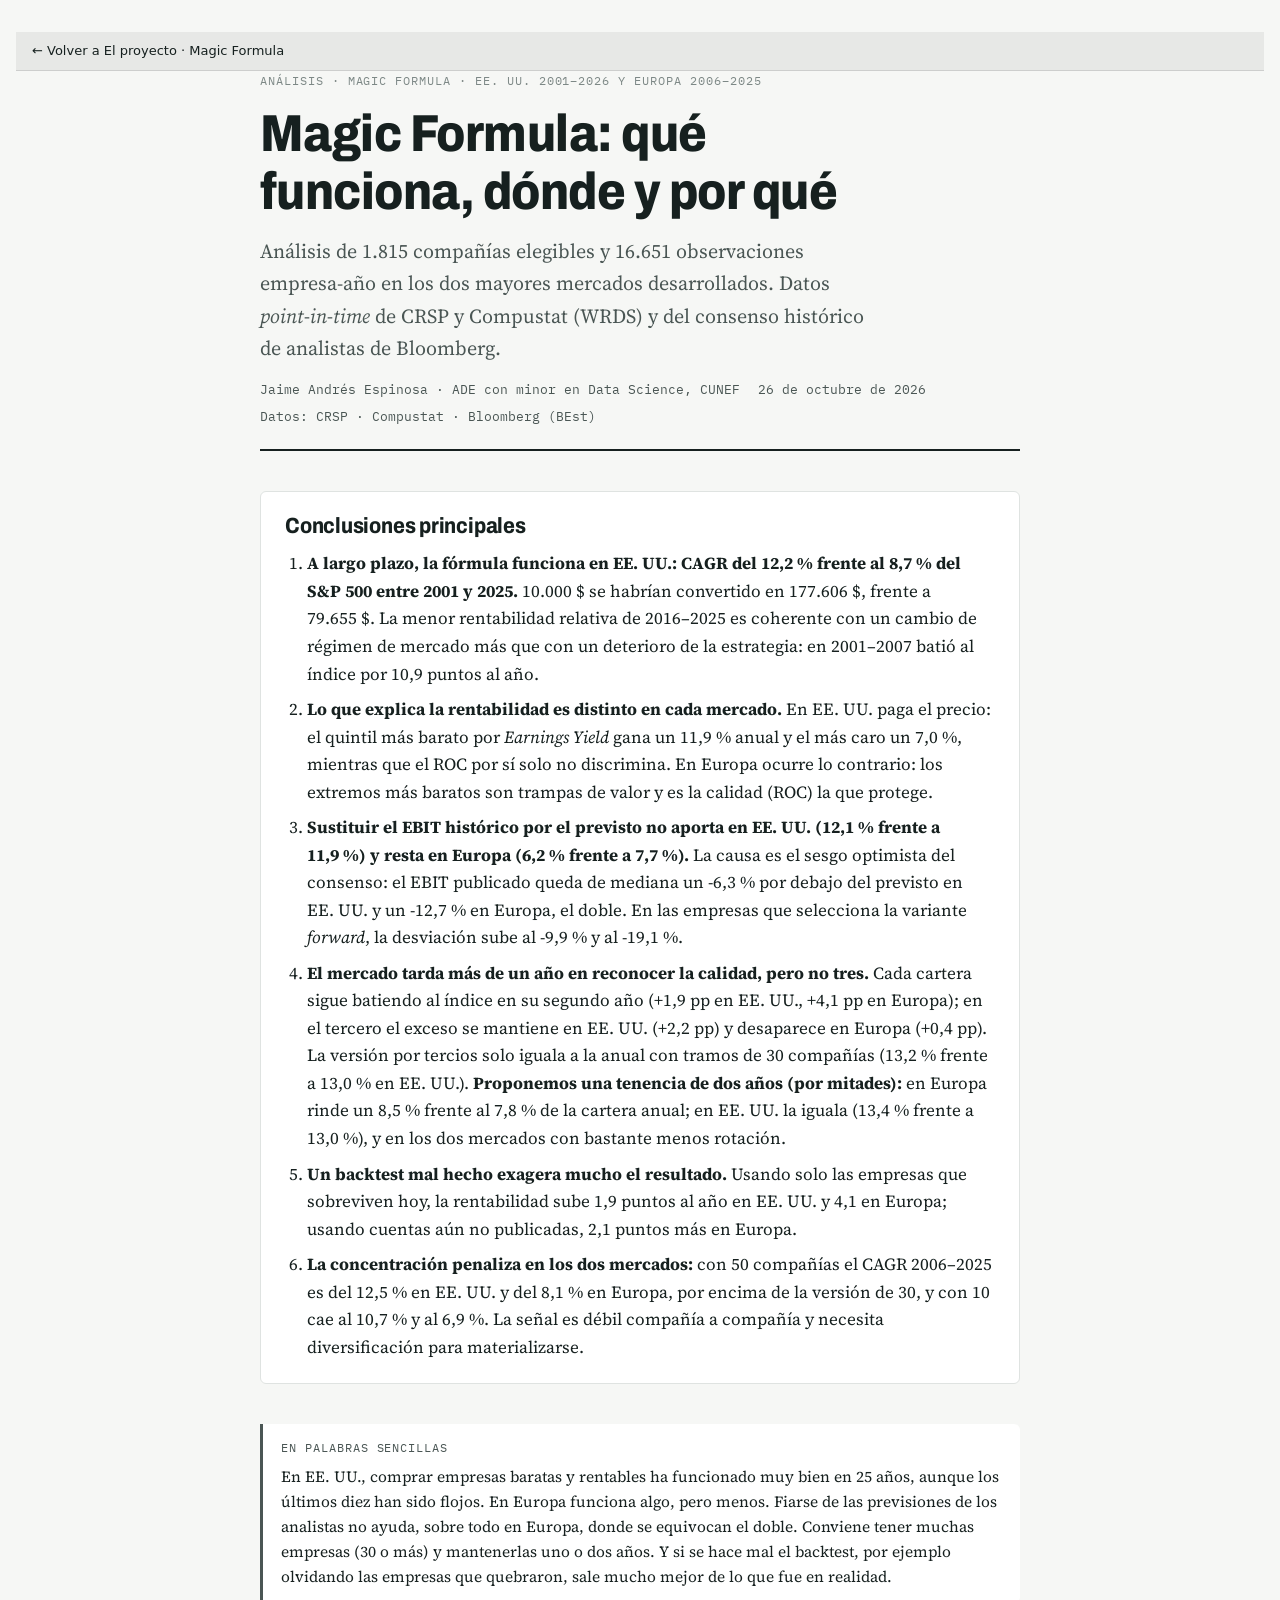
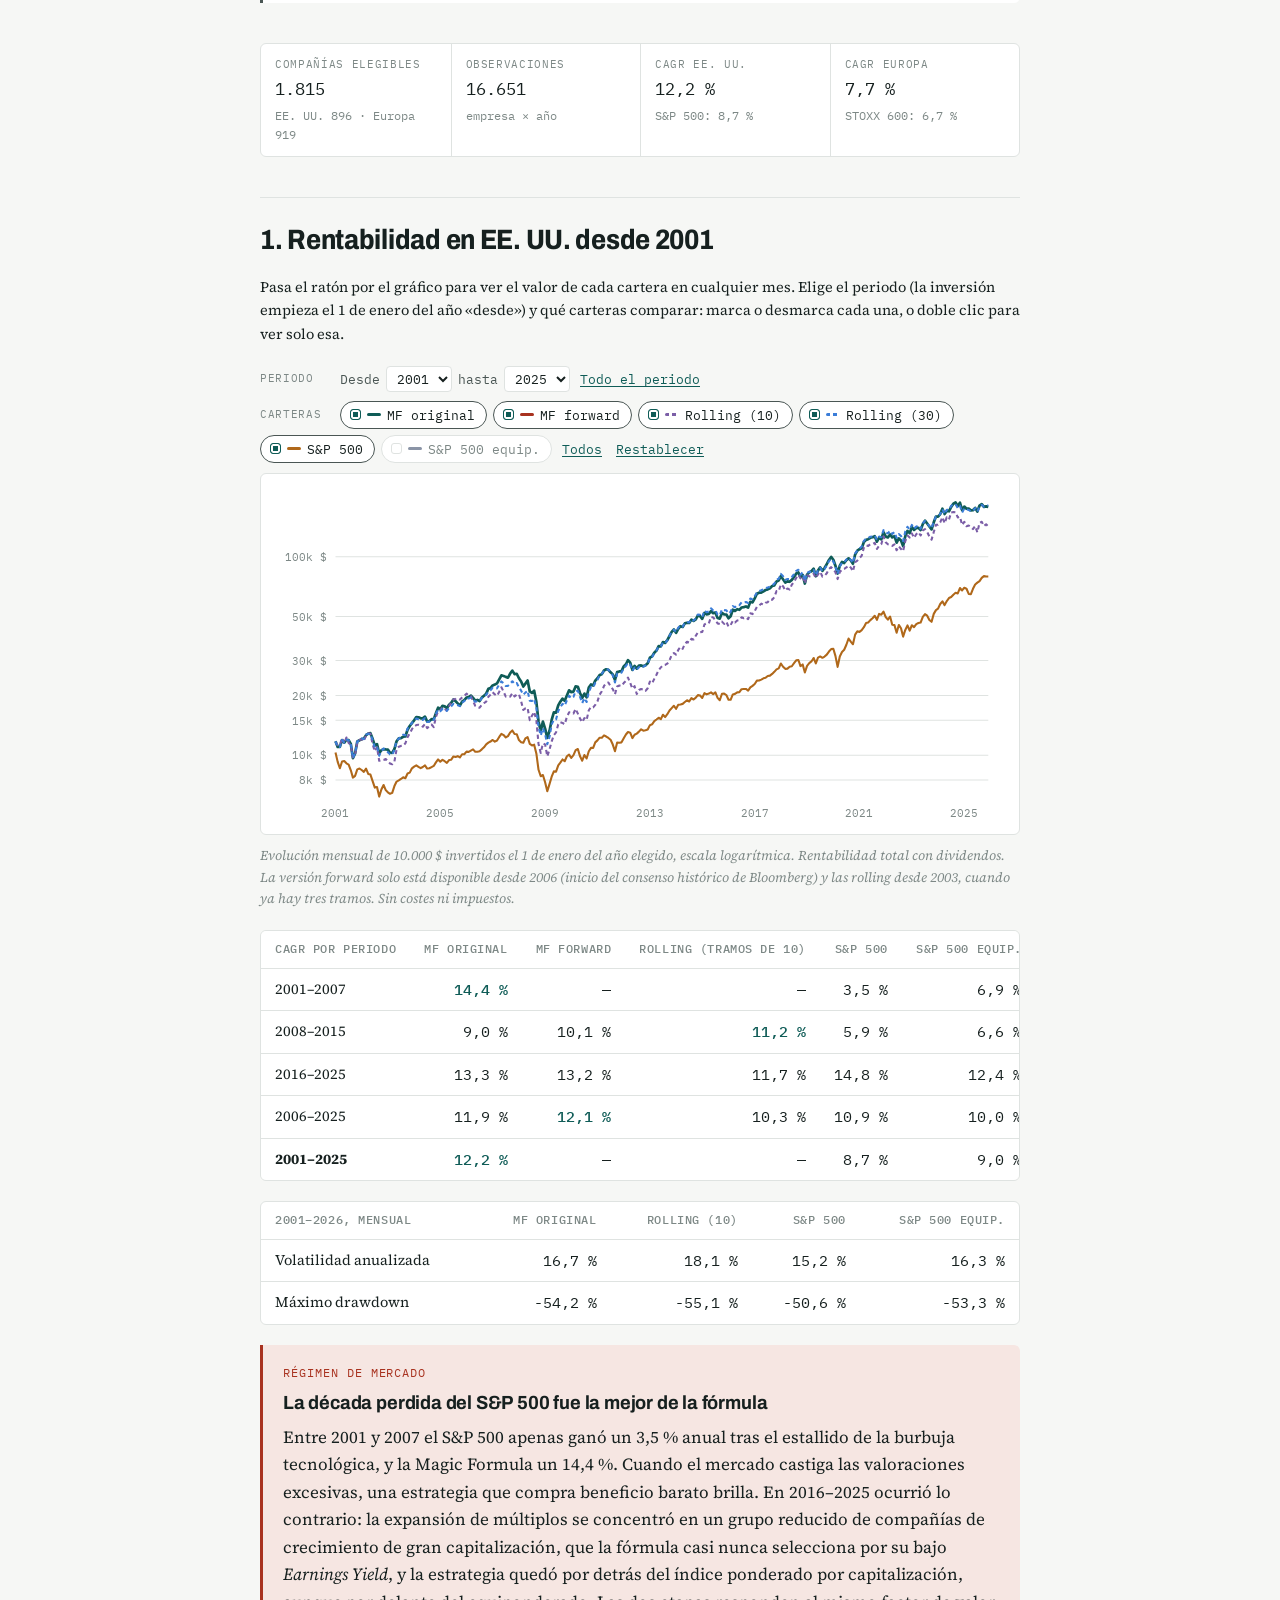
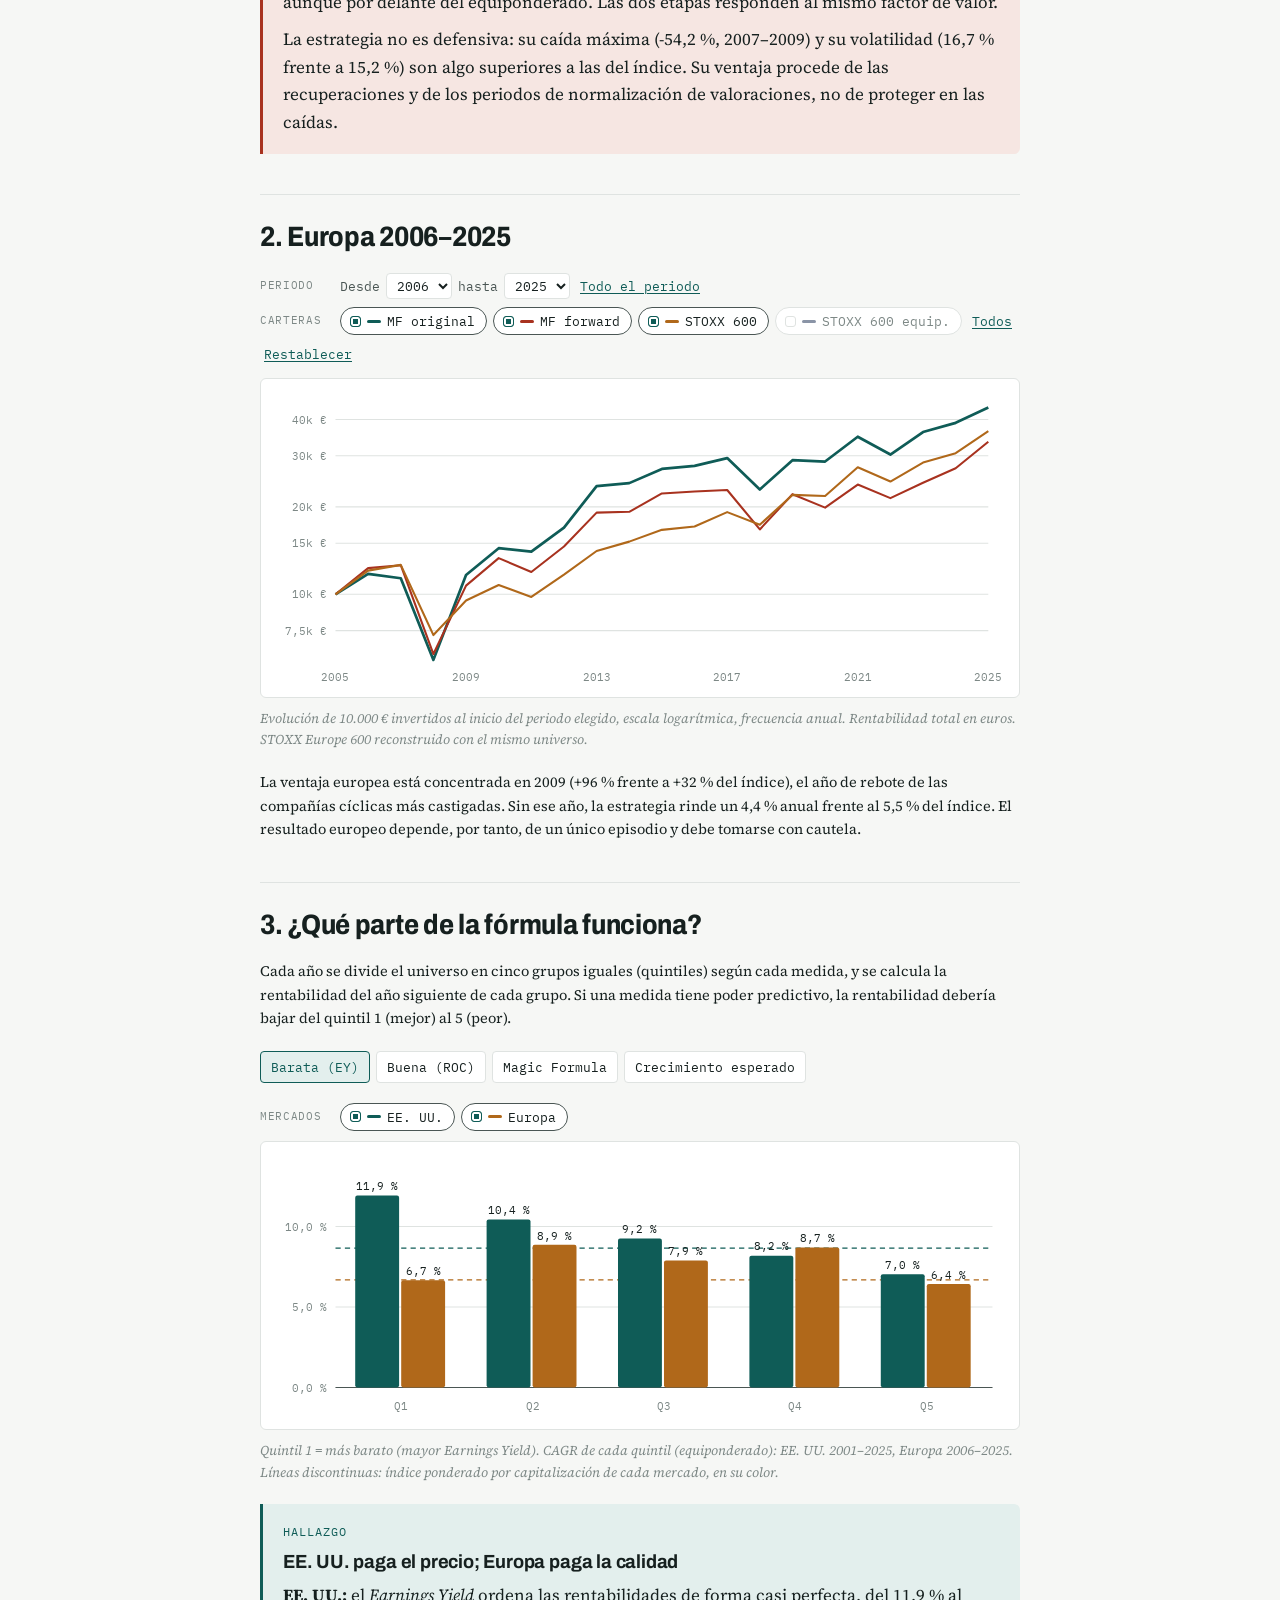
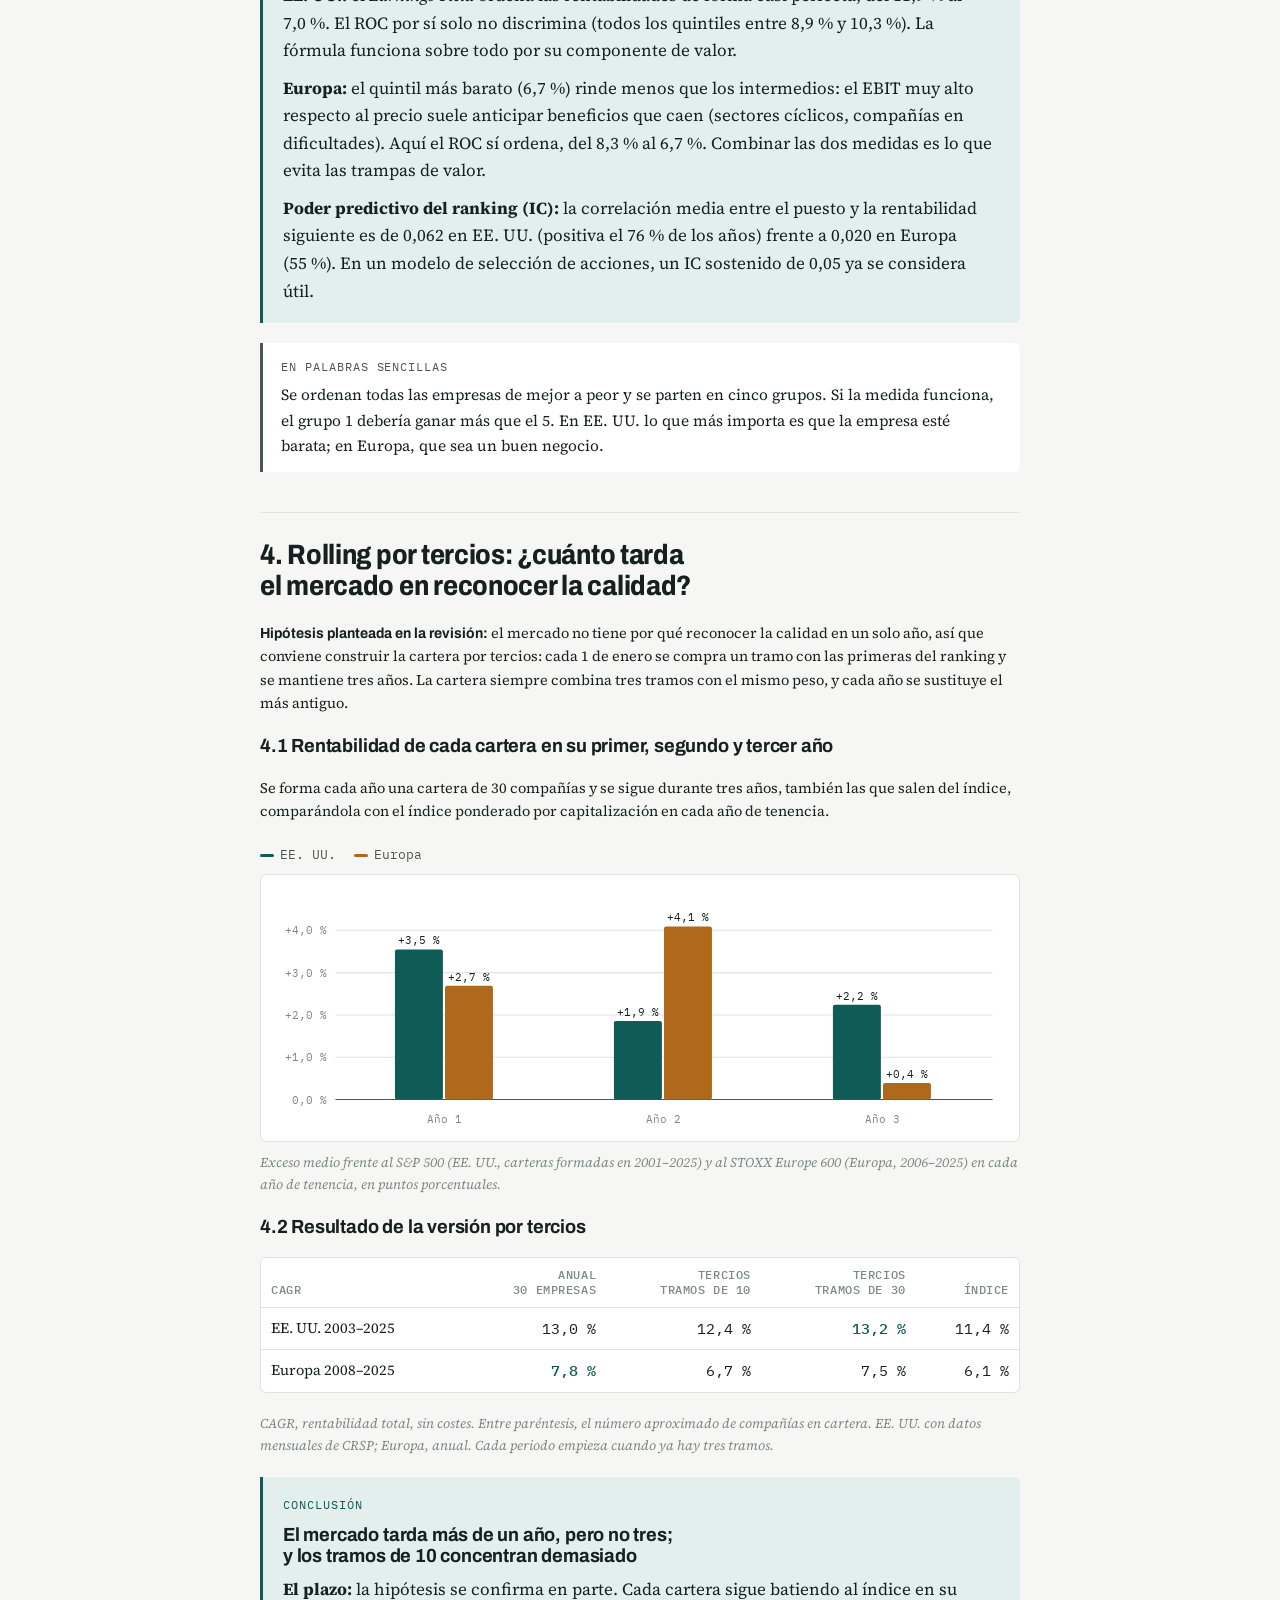
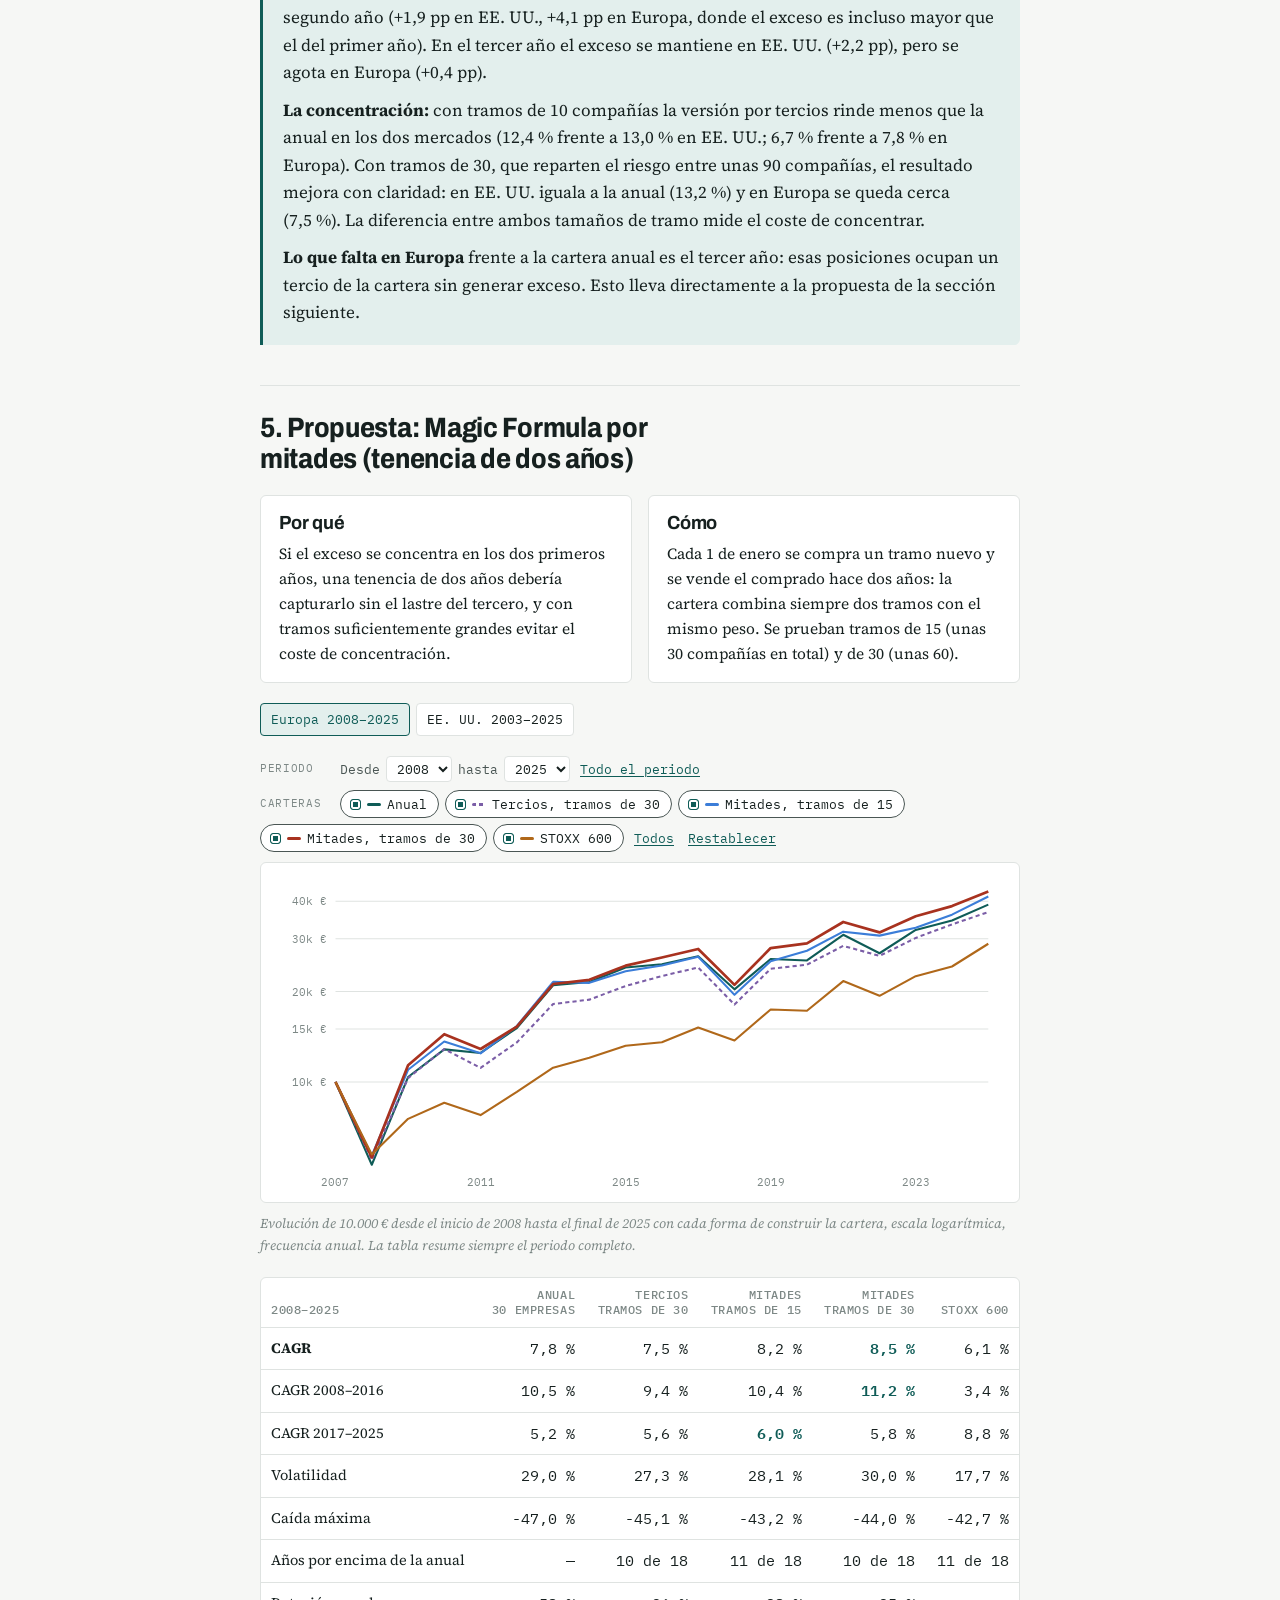
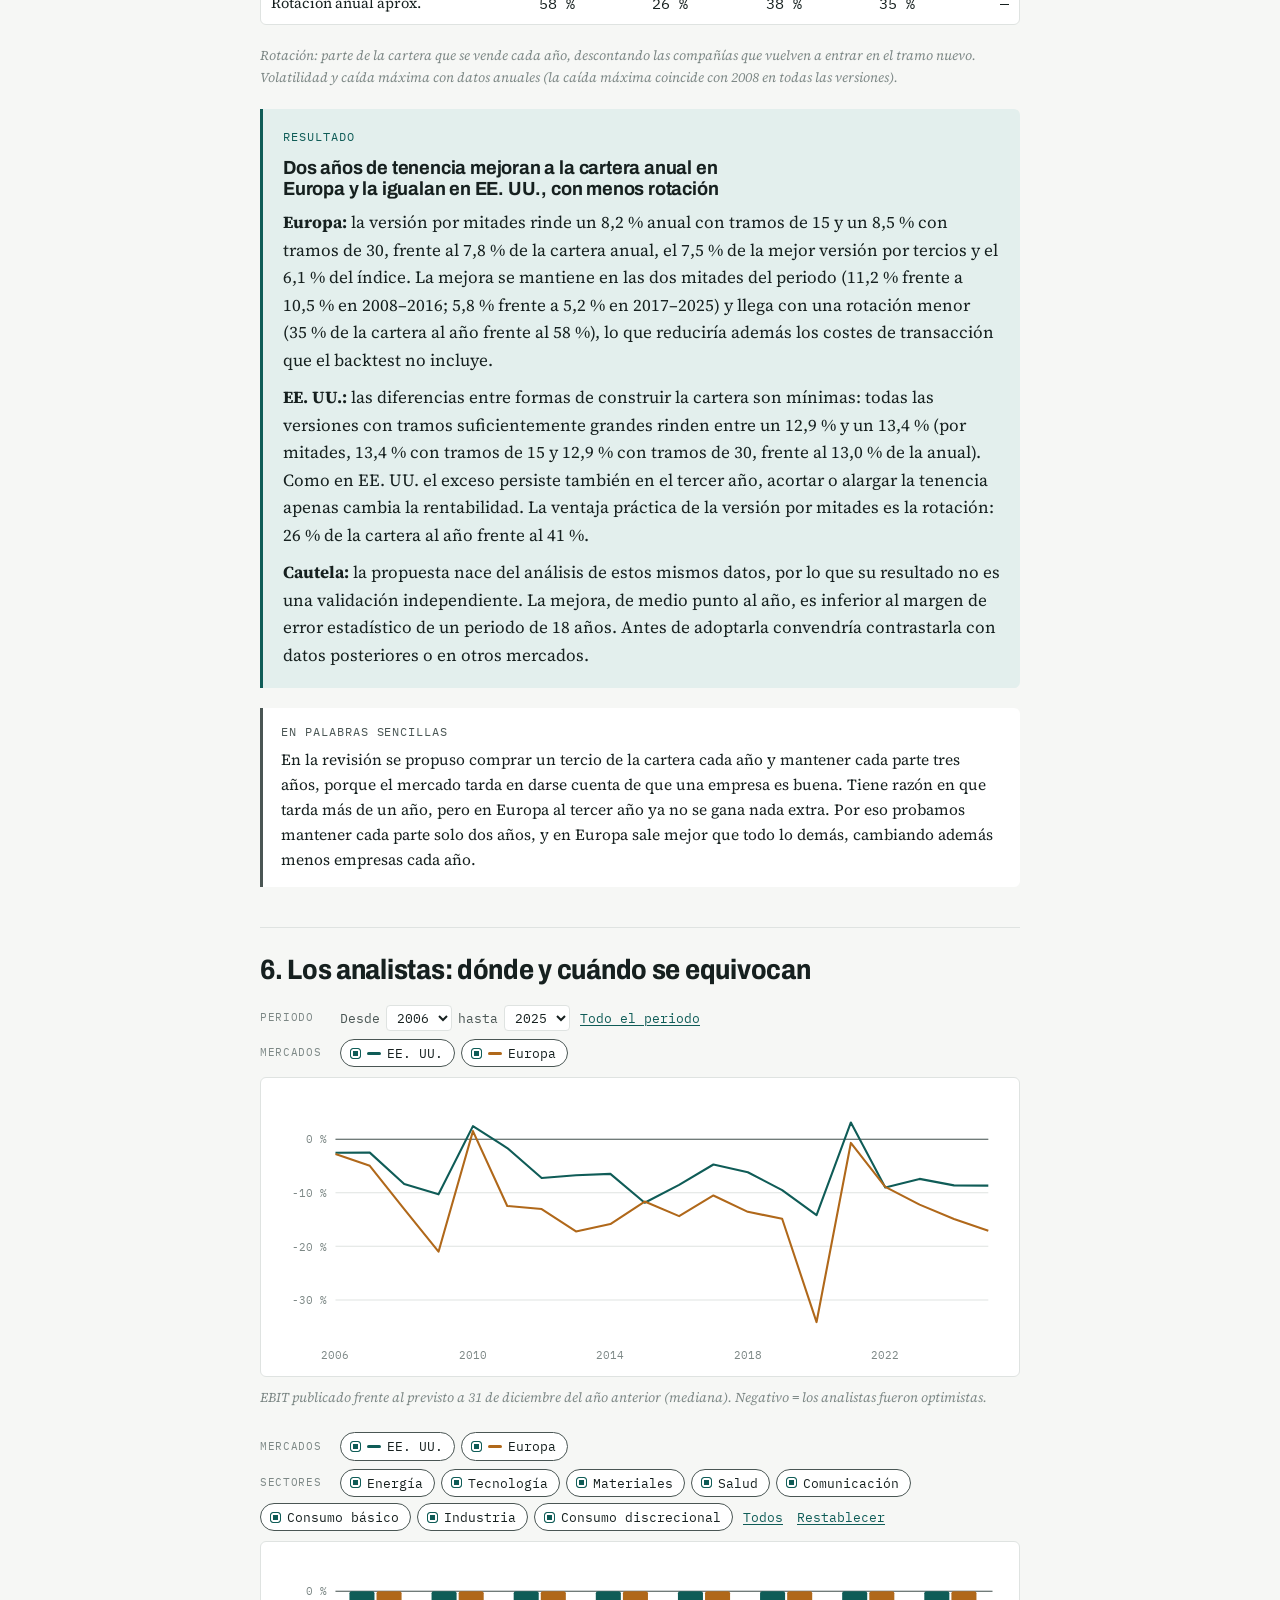
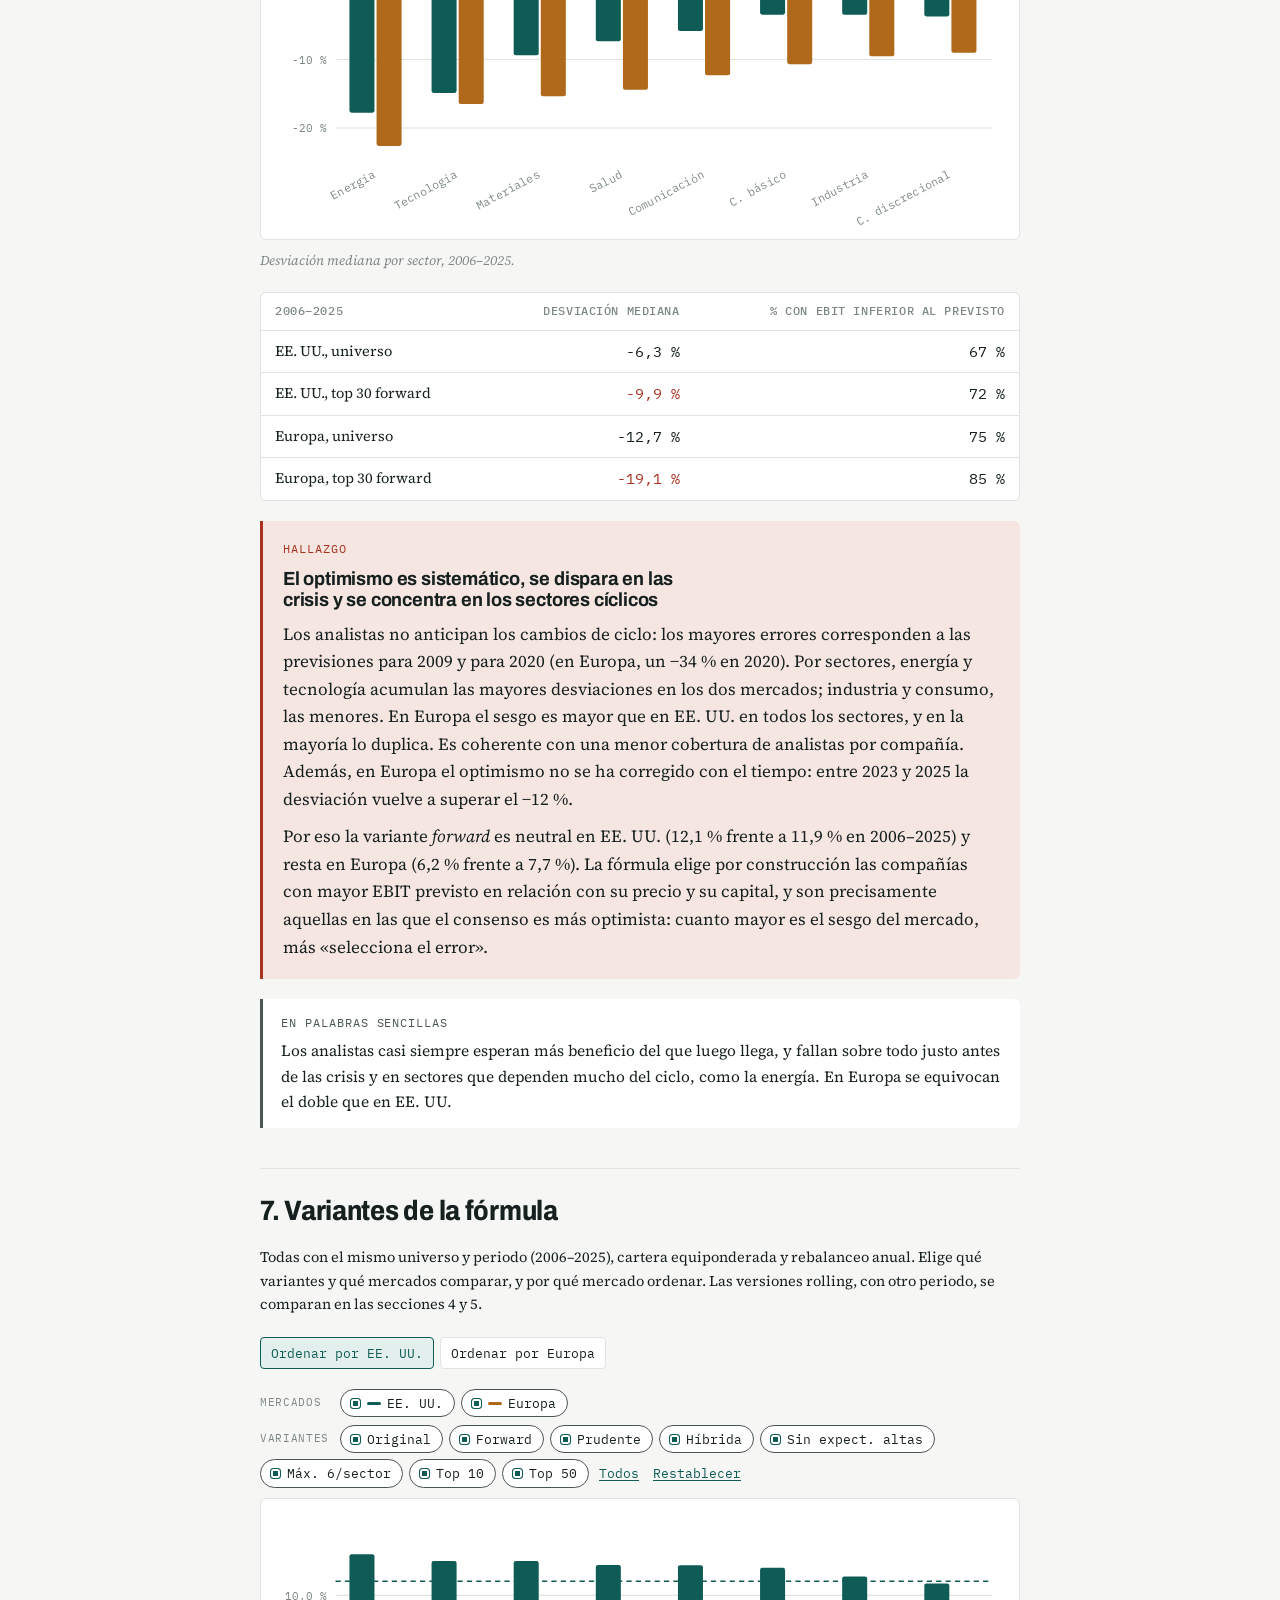
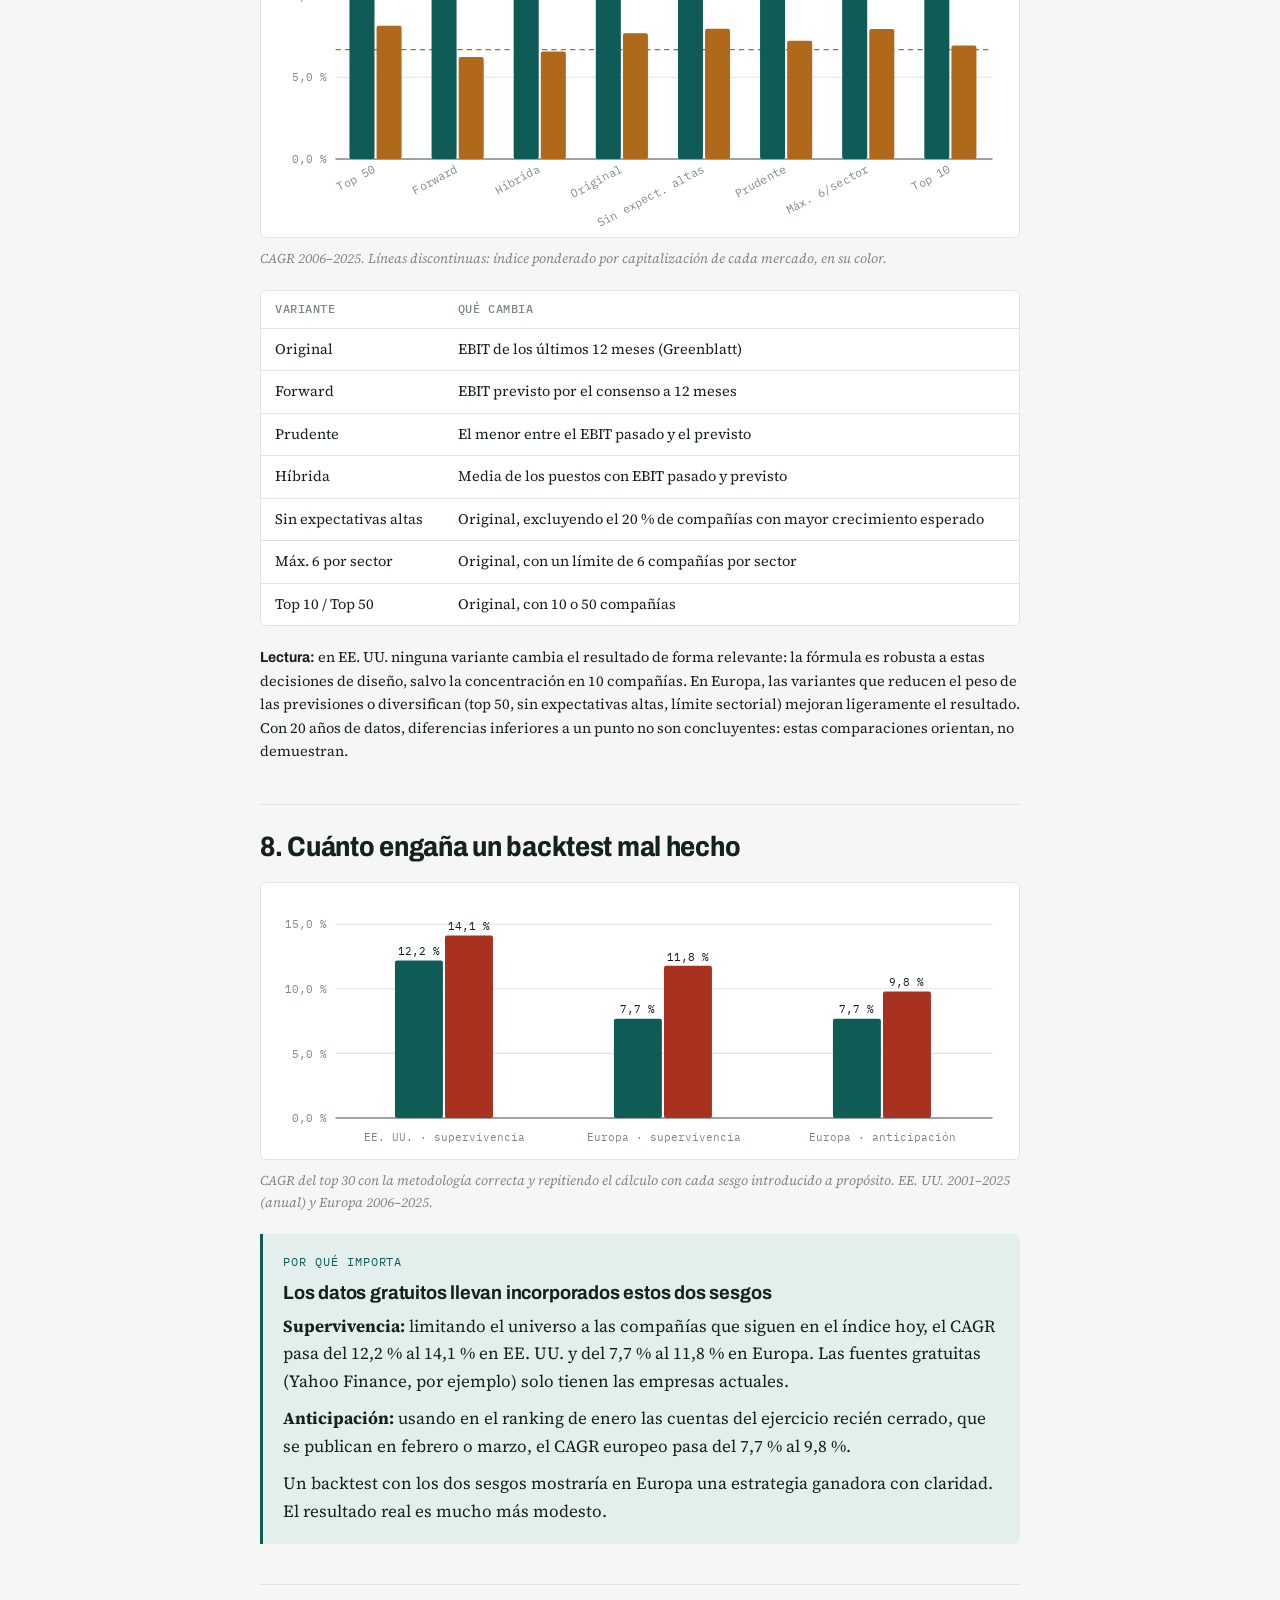
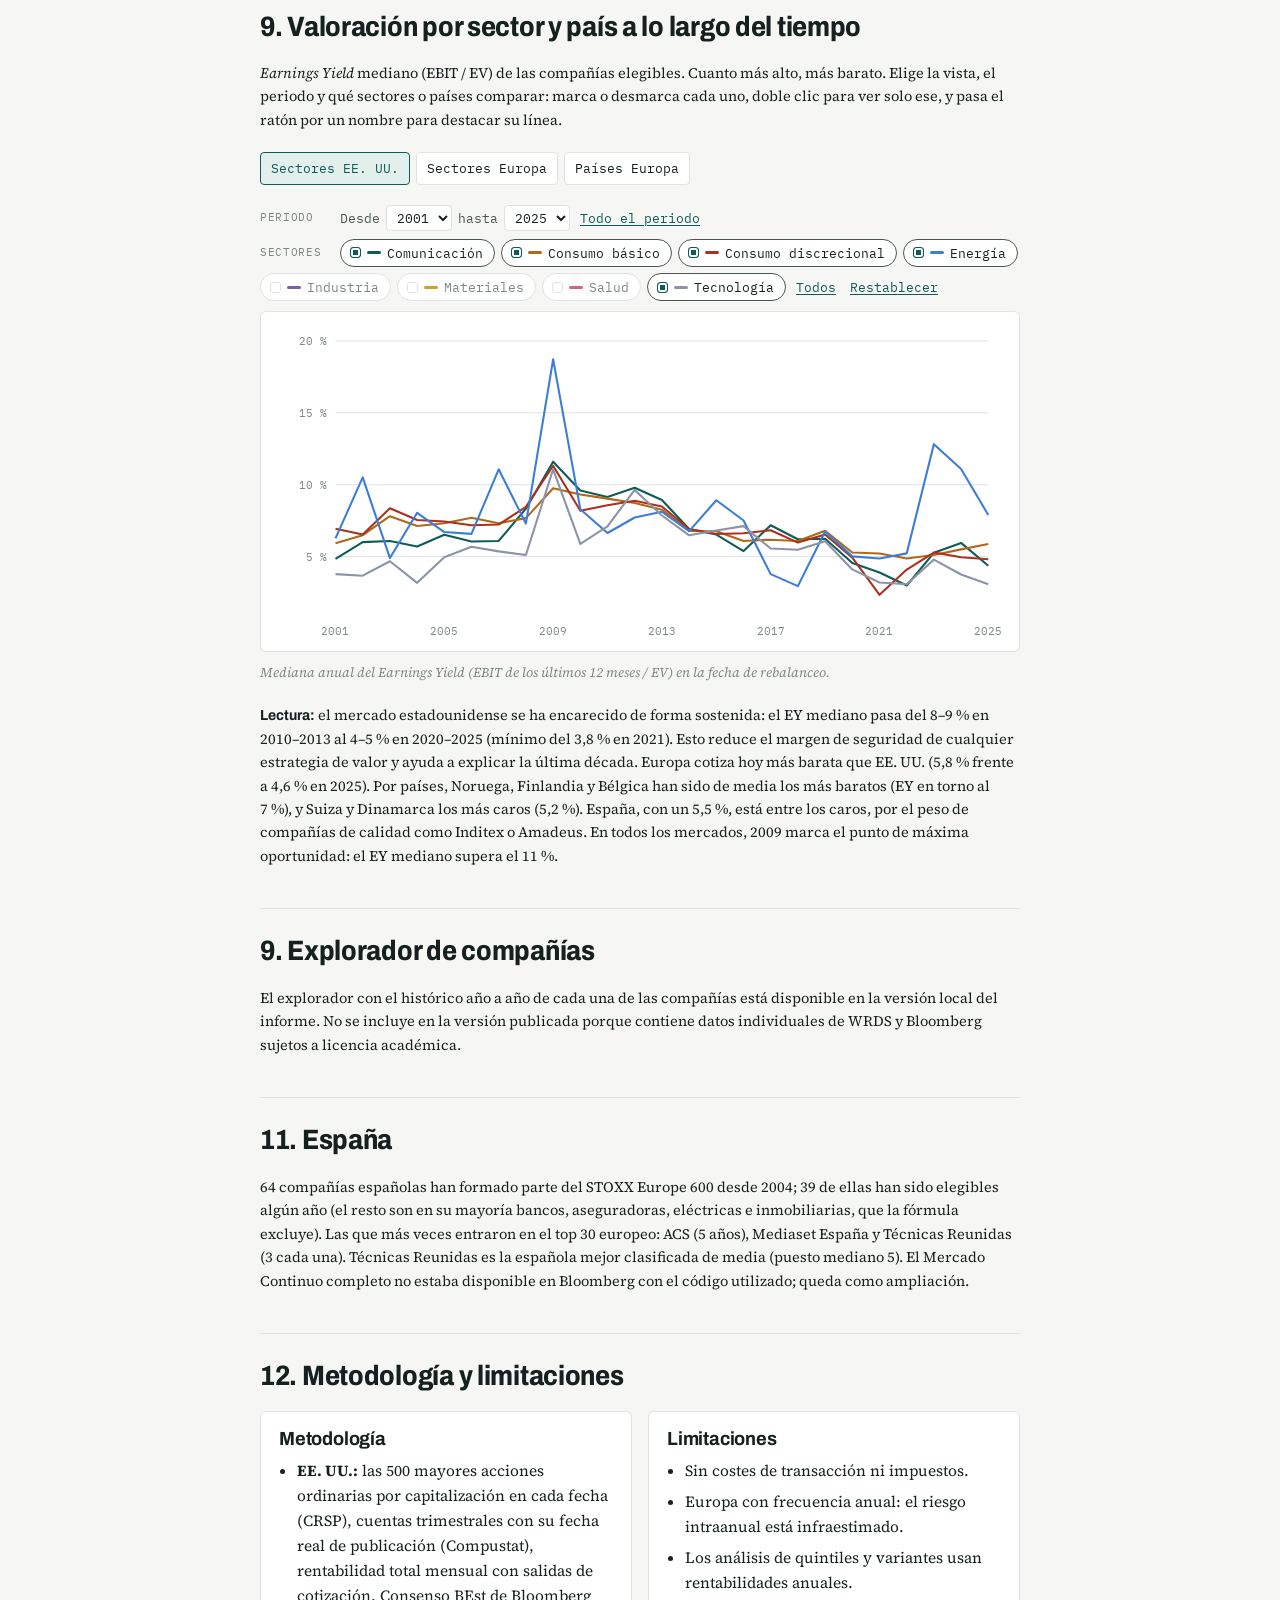
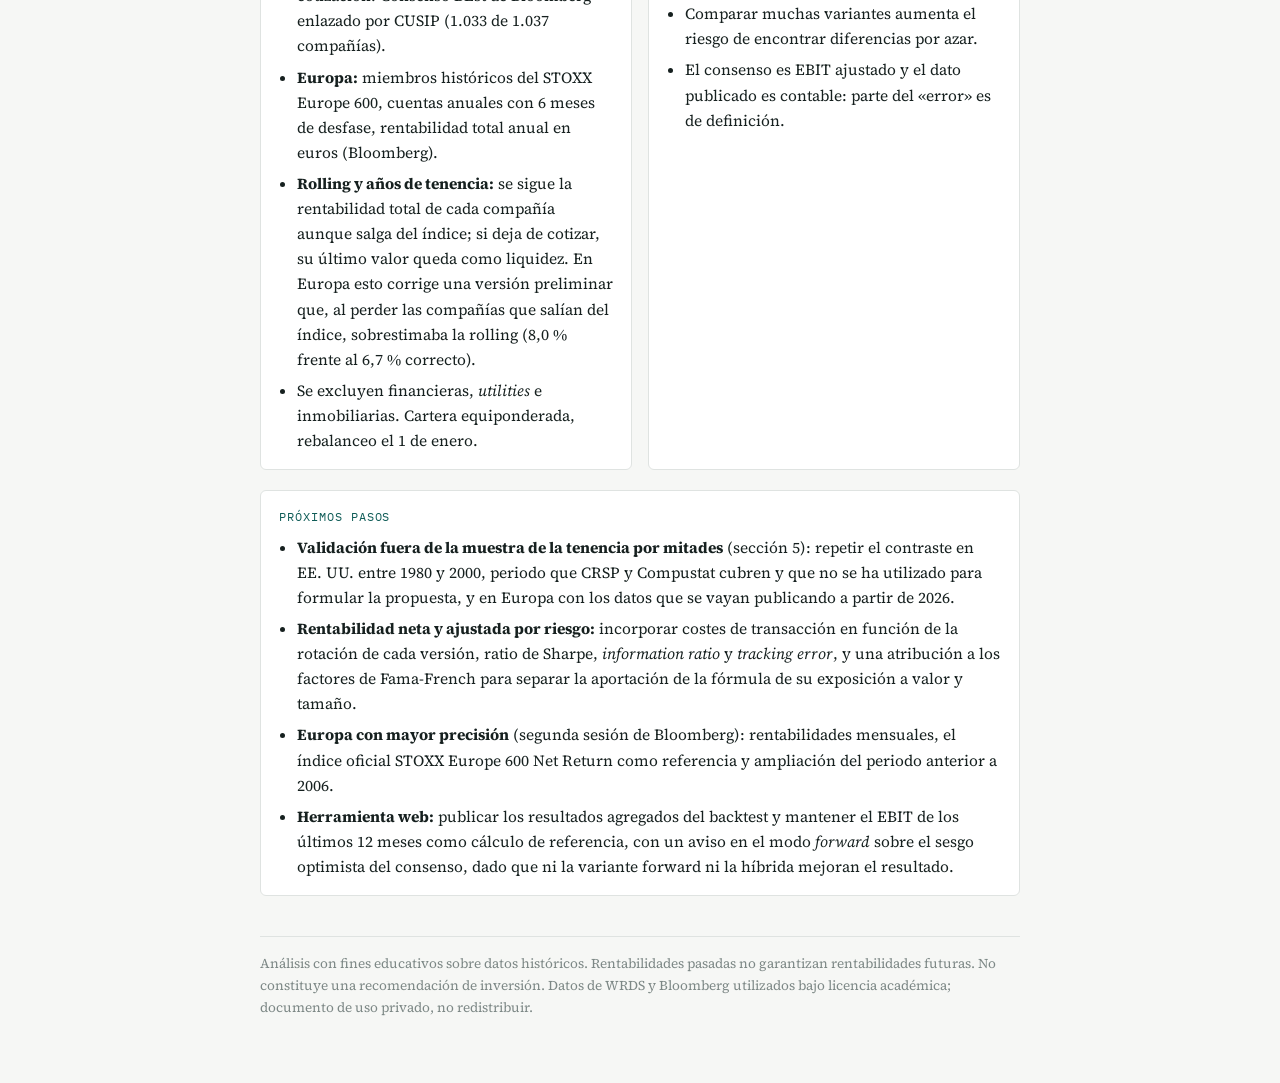
<file: static/informes/eeuu-europa.html>
<!doctype html>
<html lang="es">
<head>
<meta charset="utf-8">
<meta name="viewport" content="width=device-width, initial-scale=1">
<title>Magic Formula: EE. UU. y Europa</title>
<link rel="preconnect" href="https://fonts.googleapis.com">
<link rel="preconnect" href="https://fonts.gstatic.com" crossorigin>
<link rel="stylesheet" href="https://fonts.googleapis.com/css2?family=Archivo:wdth,wght@75..125,500..800&family=Source+Serif+4:ital,opsz,wght@0,8..60,400;0,8..60,600;1,8..60,400&family=IBM+Plex+Mono:wght@400;500&display=swap">
<style>
/* Layout: nota de análisis, una columna de lectura con cifras clave, gráficos y tablas a todo el ancho */
:root {
  --paper: #f6f7f5; --sheet: #ffffff; --ink: #16201f; --ink-2: #4a5654; --muted: #7d8886; --rule: #dfe3e1;
  --accent: #0f5c57;      /* Magic Formula */
  --accent-soft: #e3efed;
  --second: #b0681a;      /* índice por capitalización */
  --third: #8a94a6;       /* índice igual peso */
  --warn: #a8321f; --warn-soft: #f6e6e2;
  --display: "Archivo", "Arial Narrow", system-ui, sans-serif;
  --body: "Source Serif 4", Georgia, "Times New Roman", serif;
  --mono: "IBM Plex Mono", ui-monospace, Consolas, monospace;
}
@media (prefers-color-scheme: dark) {
  :root:not([data-theme="light"]) {
    --paper: #0f1514; --sheet: #151d1c; --ink: #e5ecea; --ink-2: #aab6b3; --muted: #7b8885;
    --rule: #26302e; --accent: #4fb3a9; --accent-soft: #17302d; --second: #e0a25a; --third: #8d97a8;
    --warn: #ec8b78; --warn-soft: #3a211c; color-scheme: dark;
  }
}
:root[data-theme="dark"] {
  --paper: #0f1514; --sheet: #151d1c; --ink: #e5ecea; --ink-2: #aab6b3; --muted: #7b8885;
  --rule: #26302e; --accent: #4fb3a9; --accent-soft: #17302d; --second: #e0a25a; --third: #8d97a8;
  --warn: #ec8b78; --warn-soft: #3a211c; color-scheme: dark;
}
* { box-sizing: border-box; }
body { background: var(--paper); color: var(--ink); font: 17px/1.62 var(--body); padding-inline: 16px; padding-block: 32px 64px; margin: 0; }
.page { max-width: 760px; margin: 0 auto; display: flex; flex-direction: column; gap: 40px; }
h1, h2, h3 { font-family: var(--display); font-stretch: 88%; letter-spacing: -0.01em; line-height: 1.12; text-wrap: balance; margin: 0; }
h1 { font-size: clamp(34px, 6vw, 52px); font-weight: 800; }
h2 { font-size: 28px; font-weight: 750; }
h3 { font-size: 19px; font-weight: 700; font-stretch: 95%; }
p { margin: 0; }
section { display: flex; flex-direction: column; gap: 20px; }
.prose { display: flex; flex-direction: column; gap: 14px; }
.prose ul, .prose ol { margin: 0; padding-left: 20px; display: flex; flex-direction: column; gap: 6px; }
a { color: var(--accent); }
.num { font-family: var(--mono); font-variant-numeric: tabular-nums; }
.eyebrow { font-family: var(--mono); font-size: 12px; letter-spacing: .08em; text-transform: uppercase; color: var(--muted); }
header { display: flex; flex-direction: column; gap: 14px; border-bottom: 2px solid var(--ink); padding-bottom: 22px; }
.meta { display: flex; flex-wrap: wrap; gap: 6px 18px; font-family: var(--mono); font-size: 13px; color: var(--ink-2); }
.lede { font-size: 20px; color: var(--ink-2); max-width: 62ch; }
.summary { background: var(--sheet); border: 1px solid var(--rule); border-radius: 6px; padding: 22px 24px; display: flex; flex-direction: column; gap: 12px; }
.summary ol { margin: 0; padding-left: 22px; display: flex; flex-direction: column; gap: 8px; }
.sec-head { border-top: 1px solid var(--rule); padding-top: 26px; }
.facts { display: grid; grid-template-columns: repeat(4, minmax(0, 1fr)); border: 1px solid var(--rule); border-radius: 6px; background: var(--sheet); margin: 0; }
.facts div { padding: 12px 14px; display: flex; flex-direction: column; gap: 2px; border-left: 1px solid var(--rule); }
.facts div:first-child { border-left: 0; }
.facts dt { font-family: var(--mono); font-size: 11px; letter-spacing: .06em; text-transform: uppercase; color: var(--muted); }
.facts dd { margin: 0; font-family: var(--mono); font-size: 17px; font-variant-numeric: tabular-nums; }
.facts small { font-family: var(--mono); font-size: 12px; color: var(--muted); }
@media (max-width: 620px) {
  .facts { grid-template-columns: repeat(2, minmax(0, 1fr)); }
  .facts div:nth-child(3) { border-left: 0; }
  .facts div:nth-child(n+3) { border-top: 1px solid var(--rule); }
}
.table-wrap { overflow-x: auto; border: 1px solid var(--rule); border-radius: 6px; background: var(--sheet); }
table { border-collapse: collapse; width: 100%; font-size: 14.5px; }
th, td { padding: 9px 14px; text-align: right; white-space: nowrap; border-bottom: 1px solid var(--rule); }
th:first-child, td:first-child { text-align: left; }
thead th { font-family: var(--mono); font-size: 11.5px; font-weight: 500; letter-spacing: .05em; text-transform: uppercase; color: var(--muted); }
tbody td { font-family: var(--mono); font-variant-numeric: tabular-nums; }
tbody td:first-child { font-family: var(--body); }
tbody tr:last-child td { border-bottom: 0; }
td.pos { color: var(--accent); font-weight: 500; }
td.neg { color: var(--warn); }
td.hl { color: var(--accent); font-weight: 500; }
tr.ref td { color: var(--ink-2); }
.caption { font-size: 13.5px; color: var(--muted); font-style: italic; }
.callout { border-left: 3px solid var(--warn); background: var(--warn-soft); padding: 18px 20px; border-radius: 0 6px 6px 0; display: flex; flex-direction: column; gap: 10px; }
.callout .eyebrow { color: var(--warn); }
.callout.ok { border-left-color: var(--accent); background: var(--accent-soft); }
.callout.ok .eyebrow { color: var(--accent); }
figure { margin: 0; display: flex; flex-direction: column; gap: 10px; }
.chart { background: var(--sheet); border: 1px solid var(--rule); border-radius: 6px; padding: 16px 14px 10px; position: relative; }
.chart svg { display: block; width: 100%; height: auto; overflow: visible; }
.chart text { font-family: var(--mono); font-size: 11px; fill: var(--muted); }
.chart .lbl { fill: var(--ink); font-size: 12px; }
.chart .grid { stroke: var(--rule); stroke-width: 1; }
.chart .zero { stroke: var(--ink-2); stroke-width: 1; }
.legend { display: flex; flex-wrap: wrap; gap: 6px 18px; font-family: var(--mono); font-size: 12.5px; color: var(--ink-2); }
.legend i { display: inline-block; width: 14px; height: 3px; border-radius: 2px; vertical-align: middle; margin-right: 6px; }
.tip { position: absolute; pointer-events: none; background: var(--ink); color: var(--paper); font: 12px/1.4 var(--mono); padding: 6px 9px; border-radius: 4px; white-space: nowrap; transform: translate(-50%, calc(-100% - 10px)); }
.two { display: grid; grid-template-columns: 1fr 1fr; gap: 16px; }
.two > div { min-width: 0; background: var(--sheet); border: 1px solid var(--rule); border-radius: 6px; padding: 16px 18px; display: flex; flex-direction: column; gap: 8px; font-size: 15.5px; }
.two ul { margin: 0; padding-left: 18px; display: flex; flex-direction: column; gap: 6px; }
@media (max-width: 620px) { .two { grid-template-columns: 1fr; } }
.steps { counter-reset: n; display: flex; flex-direction: column; gap: 14px; margin: 0; padding: 0; list-style: none; }
.steps li { display: grid; grid-template-columns: 34px 1fr; gap: 12px; }
.steps li::before { counter-increment: n; content: counter(n); font-family: var(--display); font-weight: 800; font-size: 22px; color: var(--accent); line-height: 1.3; }
footer { font-size: 13.5px; color: var(--muted); border-top: 1px solid var(--rule); padding-top: 16px; }
@media print {
  body { padding: 0; background: #fff; font-size: 15px; }
  .page { gap: 26px; }
  .chart, .table-wrap, .callout, .summary, .two > div, .facts, figure { break-inside: avoid; }
  h2, h3 { break-after: avoid; }
  .tip { display: none; }
}
.watch { border: 1px solid var(--rule); background: var(--sheet); border-radius: 6px; padding: 16px 18px; display: flex; flex-direction: column; gap: 8px; font-size: 15.5px; }
.watch .when { font-family: var(--mono); font-size: 12px; letter-spacing: .08em; text-transform: uppercase; color: var(--accent); }
.watch ul { margin: 0; padding-left: 18px; display: flex; flex-direction: column; gap: 6px; }
@media print { .ctrl, #exp-q { display: none; } #exp-tabla { max-height: none; } }
</style>

</head>
<body>
<div style="font:500 13px/1.4 system-ui,-apple-system,Segoe UI,sans-serif;padding:10px 16px;background:rgba(127,127,127,.12);border-bottom:1px solid rgba(127,127,127,.25)"><a href="/proyecto#informes" style="color:inherit;text-decoration:none">&larr; Volver a El proyecto · Magic Formula</a></div>
<style>
.simple { border-left: 3px solid var(--ink-2); background: var(--sheet); padding: 14px 18px; border-radius: 0 6px 6px 0; display: flex; flex-direction: column; gap: 6px; font-size: 15.5px; }
.simple .eyebrow { color: var(--ink-2); }
.ctrl { display: flex; flex-wrap: wrap; gap: 6px; align-items: center; font-family: var(--mono); font-size: 12.5px; }
.ctrl button, .ctrl select, .ctrl input { font: inherit; border: 1px solid var(--rule); background: var(--sheet); color: var(--ink); border-radius: 4px; padding: 5px 10px; cursor: pointer; }
.ctrl input { cursor: text; min-width: 0; flex: 1 1 220px; }
.ctrl button[aria-pressed="true"] { border-color: var(--accent); background: var(--accent-soft); color: var(--accent); }
.ctrl button:focus-visible, .ctrl select:focus-visible, .ctrl input:focus-visible { outline: 2px solid var(--accent); outline-offset: 1px; }
.legend button { font: inherit; border: 0; background: none; color: var(--ink-2); cursor: pointer; padding: 0; }
.seg-row { display: flex; flex-wrap: wrap; gap: 6px; align-items: center; font-family: var(--mono); font-size: 12.5px; }
.seg-row .mk { margin-right: 4px; min-width: 70px; }
.seg-row .chip { font: inherit; border: 1px solid var(--rule); background: var(--sheet); color: var(--muted); border-radius: 999px; padding: 3px 11px 3px 9px; cursor: pointer; display: inline-flex; align-items: center; gap: 6px; }
.seg-row .chip::before { content: ""; width: 11px; height: 11px; border: 1.5px solid var(--rule); border-radius: 3px; box-sizing: border-box; }
.seg-row .chip[aria-pressed="true"] { color: var(--ink); border-color: var(--ink-2); }
.seg-row .chip[aria-pressed="true"]::before { background: var(--accent); border-color: var(--accent); box-shadow: inset 0 0 0 2px var(--sheet); }
.seg-row .chip i { display: inline-block; width: 14px; height: 3px; border-radius: 2px; }
.seg-row .chip:hover { border-color: var(--ink-2); }
.seg-row .acc { font: inherit; border: 0; background: none; color: var(--accent); cursor: pointer; padding: 3px 4px; text-decoration: underline; text-underline-offset: 2px; }
.seg-row label { display: inline-flex; gap: 6px; align-items: center; color: var(--ink-2); }
.seg-row select { font: inherit; border: 1px solid var(--rule); background: var(--sheet); color: var(--ink); border-radius: 4px; padding: 3px 6px; }
.segs { display: flex; flex-direction: column; gap: 8px; }
.hint { font-size: 12.5px; color: var(--muted); font-style: italic; }
@media print { .seg-row .acc, [id$="-rng"], .ctrl { display: none !important; } .seg-row .chip::before { display: none; } }
.kpi2 { display: flex; flex-direction: column; gap: 24px; }
@media (max-width: 620px) { .kpi2 { grid-template-columns: 1fr; } }
.mk { font-family: var(--mono); font-size: 11px; letter-spacing: .06em; text-transform: uppercase; color: var(--muted); }
td.neu { color: var(--ink-2); }
table.wrap td, table.wrap th { white-space: normal; }
.find { font-size: 14.5px; }
.find strong { font-family: var(--display); font-stretch: 95%; }
#exp-tabla { max-height: 340px; overflow: auto; }
.chart .hl-line { stroke: var(--ink-2); stroke-dasharray: 3 3; }
.chart .ln { transition: opacity .15s; }
.chart .ln.dim { opacity: .12; }

.cart-row { cursor: pointer; }
span.hl { color: var(--accent); font-weight: 600; }
#t-tercios th, #t-mitades th { white-space: normal; line-height: 1.35; vertical-align: bottom; }
#t-tercios td, #t-mitades td, #t-tercios th, #t-mitades th { padding-inline: 10px; }
table.txt td { text-align: left; font-family: var(--body); white-space: normal; }
#car-tabla td:nth-child(-n+4):not(:first-child), #car-tabla th:nth-child(-n+4):not(:first-child) { text-align: left; }
#car-tabla td:nth-child(-n+4):not(:first-child) { font-family: var(--body); white-space: normal; }
.cart-row:hover td { background: var(--accent-soft); }
</style>

<main class="page">
  <header>
    <span class="eyebrow">Análisis · Magic Formula · EE.&nbsp;UU. 2001–2026 y Europa 2006–2025</span>
    <h1>Magic Formula: qué funciona, dónde y por qué</h1>
    <p class="lede">Análisis de 1.815 compañías elegibles y 16.651 observaciones empresa-año en los dos mayores mercados desarrollados. Datos <em>point-in-time</em> de CRSP y Compustat (WRDS) y del consenso histórico de analistas de Bloomberg.</p>
    <div class="meta">
      <span>Jaime Andrés Espinosa · ADE con minor en Data Science, CUNEF</span>
      <span>26 de octubre de 2026</span>
      <span>Datos: CRSP · Compustat · Bloomberg (BEst)</span>
    </div>
  </header>

  <section class="summary" aria-labelledby="resumen">
    <h2 id="resumen" style="font-size:22px">Conclusiones principales</h2>
    <ol>
      <li><strong>A largo plazo, la fórmula funciona en EE.&nbsp;UU.: CAGR del 12,2&nbsp;% frente al 8,7&nbsp;% del S&amp;P&nbsp;500 entre 2001 y 2025.</strong> 10.000&nbsp;$ se habrían convertido en 177.606&nbsp;$, frente a 79.655&nbsp;$. La menor rentabilidad relativa de 2016–2025 es coherente con un cambio de régimen de mercado más que con un deterioro de la estrategia: en 2001–2007 batió al índice por 10,9 puntos al año.</li>
      <li><strong>Lo que explica la rentabilidad es distinto en cada mercado.</strong> En EE.&nbsp;UU. paga el precio: el quintil más barato por <em>Earnings Yield</em> gana un 11,9&nbsp;% anual y el más caro un 7,0&nbsp;%, mientras que el ROC por sí solo no discrimina. En Europa ocurre lo contrario: los extremos más baratos son trampas de valor y es la calidad (ROC) la que protege.</li>
      <li><strong>Sustituir el EBIT histórico por el previsto no aporta en EE.&nbsp;UU. (12,1&nbsp;% frente a 11,9&nbsp;%) y resta en Europa (6,2&nbsp;% frente a 7,7&nbsp;%).</strong> La causa es el sesgo optimista del consenso: el EBIT publicado queda de mediana un -6,3&nbsp;% por debajo del previsto en EE.&nbsp;UU. y un -12,7&nbsp;% en Europa, el doble. En las empresas que selecciona la variante <em>forward</em>, la desviación sube al -9,9&nbsp;% y al -19,1&nbsp;%.</li>
      <li><strong>El mercado tarda más de un año en reconocer la calidad, pero no tres.</strong> Cada cartera sigue batiendo al índice en su segundo año (+1,9&nbsp;pp en EE.&nbsp;UU., +4,1&nbsp;pp en Europa); en el tercero el exceso se mantiene en EE.&nbsp;UU. (+2,2&nbsp;pp) y desaparece en Europa (+0,4&nbsp;pp). La versión por tercios solo iguala a la anual con tramos de 30 compañías (13,2&nbsp;% frente a 13,0&nbsp;% en EE.&nbsp;UU.). <strong>Proponemos una tenencia de dos años (por mitades):</strong> en Europa rinde un 8,5&nbsp;% frente al 7,8&nbsp;% de la cartera anual; en EE.&nbsp;UU. la iguala (13,4&nbsp;% frente a 13,0&nbsp;%), y en los dos mercados con bastante menos rotación.</li>
      <li><strong>Un backtest mal hecho exagera mucho el resultado.</strong> Usando solo las empresas que sobreviven hoy, la rentabilidad sube 1,9 puntos al año en EE.&nbsp;UU. y 4,1 en Europa; usando cuentas aún no publicadas, 2,1 puntos más en Europa.</li>
      <li><strong>La concentración penaliza en los dos mercados:</strong> con 50 compañías el CAGR 2006–2025 es del 12,5&nbsp;% en EE.&nbsp;UU. y del 8,1&nbsp;% en Europa, por encima de la versión de 30, y con 10 cae al 10,7&nbsp;% y al 6,9&nbsp;%. La señal es débil compañía a compañía y necesita diversificación para materializarse.</li>
    </ol>
  </section>

  <div class="simple" role="note">
    <span class="eyebrow">En palabras sencillas</span>
    <p>En EE.&nbsp;UU., comprar empresas baratas y rentables ha funcionado muy bien en 25 años, aunque los últimos diez han sido flojos. En Europa funciona algo, pero menos. Fiarse de las previsiones de los analistas no ayuda, sobre todo en Europa, donde se equivocan el doble. Conviene tener muchas empresas (30 o más) y mantenerlas uno o dos años. Y si se hace mal el backtest, por ejemplo olvidando las empresas que quebraron, sale mucho mejor de lo que fue en realidad.</p>
  </div>

  <dl class="facts">
    <div><dt>Compañías elegibles</dt><dd>1.815</dd><small>EE. UU. 896 · Europa 919</small></div>
    <div><dt>Observaciones</dt><dd>16.651</dd><small>empresa × año</small></div>
    <div><dt>CAGR EE. UU.</dt><dd>12,2&nbsp;%</dd><small>S&amp;P 500: 8,7&nbsp;%</small></div>
    <div><dt>CAGR Europa</dt><dd>7,7&nbsp;%</dd><small>STOXX 600: 6,7&nbsp;%</small></div>
  </dl>

  <!-- ================================================================ 1 -->
  <section aria-labelledby="s1">
    <div class="sec-head"><h2 id="s1">1. Rentabilidad en EE.&nbsp;UU. desde 2001</h2></div>
    <p class="find">Pasa el ratón por el gráfico para ver el valor de cada cartera en cualquier mes. Elige el periodo (la inversión empieza el 1 de enero del año «desde») y qué carteras comparar: marca o desmarca cada una, o doble clic para ver solo esa.</p>
    <figure>
      <div class="segs"><div class="seg-row" id="us-rng"></div><div class="seg-row" id="us-leg"></div></div>
      <div class="chart" id="us-chart" role="img" aria-label="Evolución mensual de 10.000 dólares de 2001 a 2026 en EE. UU."></div>
      <figcaption class="caption">Evolución mensual de 10.000&nbsp;$ invertidos el 1 de enero del año elegido, escala logarítmica. Rentabilidad total con dividendos. La versión <em>forward</em> solo está disponible desde 2006 (inicio del consenso histórico de Bloomberg) y las rolling desde 2003, cuando ya hay tres tramos. Sin costes ni impuestos.</figcaption>
    </figure>
    <div class="table-wrap">
      <table>
        <thead><tr><th>CAGR por periodo</th><th>MF original</th><th>MF forward</th><th>Rolling (tramos de 10)</th><th>S&amp;P 500</th><th>S&amp;P 500 equip.</th></tr></thead>
        <tbody><tr><td>2001–2007</td><td class="hl">14,4&nbsp;%</td><td>—</td><td>—</td><td>3,5&nbsp;%</td><td>6,9&nbsp;%</td></tr>
<tr><td>2008–2015</td><td>9,0&nbsp;%</td><td>10,1&nbsp;%</td><td class="hl">11,2&nbsp;%</td><td>5,9&nbsp;%</td><td>6,6&nbsp;%</td></tr>
<tr><td>2016–2025</td><td>13,3&nbsp;%</td><td>13,2&nbsp;%</td><td>11,7&nbsp;%</td><td>14,8&nbsp;%</td><td>12,4&nbsp;%</td></tr>
<tr><td>2006–2025</td><td>11,9&nbsp;%</td><td class="hl">12,1&nbsp;%</td><td>10,3&nbsp;%</td><td>10,9&nbsp;%</td><td>10,0&nbsp;%</td></tr>
<tr><td><strong>2001–2025</strong></td><td class="hl">12,2&nbsp;%</td><td>—</td><td>—</td><td>8,7&nbsp;%</td><td>9,0&nbsp;%</td></tr></tbody>
      </table>
    </div>
    <div class="table-wrap">
      <table>
        <thead><tr><th>2001–2026, mensual</th><th>MF original</th><th>Rolling (10)</th><th>S&amp;P 500</th><th>S&amp;P 500 equip.</th></tr></thead>
        <tbody>
          <tr><td>Volatilidad anualizada</td><td>16,7&nbsp;%</td><td>18,1&nbsp;%</td><td>15,2&nbsp;%</td><td>16,3&nbsp;%</td></tr>
          <tr><td>Máximo drawdown</td><td>-54,2&nbsp;%</td><td>-55,1&nbsp;%</td><td>-50,6&nbsp;%</td><td>-53,3&nbsp;%</td></tr>
        </tbody>
      </table>
    </div>
    <div class="callout" role="note">
      <span class="eyebrow">Régimen de mercado</span>
      <h3>La década perdida del S&amp;P&nbsp;500 fue la mejor de la fórmula</h3>
      <p>Entre 2001 y 2007 el S&amp;P&nbsp;500 apenas ganó un 3,5&nbsp;% anual tras el estallido de la burbuja tecnológica, y la Magic Formula un 14,4&nbsp;%. Cuando el mercado castiga las valoraciones excesivas, una estrategia que compra beneficio barato brilla. En 2016–2025 ocurrió lo contrario: la expansión de múltiplos se concentró en un grupo reducido de compañías de crecimiento de gran capitalización, que la fórmula casi nunca selecciona por su bajo <em>Earnings Yield</em>, y la estrategia quedó por detrás del índice ponderado por capitalización, aunque por delante del equiponderado. Las dos etapas responden al mismo factor de valor.</p>
      <p>La estrategia no es defensiva: su caída máxima (-54,2&nbsp;%, 2007–2009) y su volatilidad (16,7&nbsp;% frente a 15,2&nbsp;%) son algo superiores a las del índice. Su ventaja procede de las recuperaciones y de los periodos de normalización de valoraciones, no de proteger en las caídas.</p>
    </div>
  </section>

  <!-- ================================================================ 2 -->
  <section aria-labelledby="s2">
    <div class="sec-head"><h2 id="s2">2. Europa 2006–2025</h2></div>
    <figure>
      <div class="segs"><div class="seg-row" id="eu-rng"></div><div class="seg-row" id="eu-leg"></div></div>
      <div class="chart" id="eu-chart" role="img" aria-label="Evolución anual de 10.000 euros en Europa de 2005 a 2025"></div>
      <figcaption class="caption">Evolución de 10.000&nbsp;€ invertidos al inicio del periodo elegido, escala logarítmica, frecuencia anual. Rentabilidad total en euros. STOXX Europe 600 reconstruido con el mismo universo.</figcaption>
    </figure>
    <p class="find">La ventaja europea está concentrada en 2009 (+96&nbsp;% frente a +32&nbsp;% del índice), el año de rebote de las compañías cíclicas más castigadas. Sin ese año, la estrategia rinde un 4,4&nbsp;% anual frente al 5,5&nbsp;% del índice. El resultado europeo depende, por tanto, de un único episodio y debe tomarse con cautela.</p>
  </section>

  <!-- ================================================================ 3 -->
  <section aria-labelledby="s3">
    <div class="sec-head"><h2 id="s3">3. ¿Qué parte de la fórmula funciona?</h2></div>
    <p class="find">Cada año se divide el universo en cinco grupos iguales (quintiles) según cada medida, y se calcula la rentabilidad del año siguiente de cada grupo. Si una medida tiene poder predictivo, la rentabilidad debería bajar del quintil 1 (mejor) al 5 (peor).</p>
    <div class="ctrl" role="group" aria-label="Mercado y medida">
      <button data-q="q_ey" aria-pressed="true">Barata (EY)</button><button data-q="q_roc" aria-pressed="false">Buena (ROC)</button><button data-q="q_mf" aria-pressed="false">Magic Formula</button><button data-q="q_crec" aria-pressed="false">Crecimiento esperado</button>
    </div>
    <figure>
      <div class="seg-row" id="q-leg"></div>
      <div class="chart" id="q-chart" role="img" aria-label="Rentabilidad anual compuesta por quintil"></div>
      <figcaption class="caption" id="q-cap"></figcaption>
    </figure>
    <div class="callout ok" role="note">
      <span class="eyebrow">Hallazgo</span>
      <h3>EE.&nbsp;UU. paga el precio; Europa paga la calidad</h3>
      <p><strong>EE.&nbsp;UU.:</strong> el <em>Earnings Yield</em> ordena las rentabilidades de forma casi perfecta, del 11,9&nbsp;% al 7,0&nbsp;%. El ROC por sí solo no discrimina (todos los quintiles entre 8,9&nbsp;% y 10,3&nbsp;%). La fórmula funciona sobre todo por su componente de valor.</p>
      <p><strong>Europa:</strong> el quintil más barato (6,7&nbsp;%) rinde menos que los intermedios: el EBIT muy alto respecto al precio suele anticipar beneficios que caen (sectores cíclicos, compañías en dificultades). Aquí el ROC sí ordena, del 8,3&nbsp;% al 6,7&nbsp;%. Combinar las dos medidas es lo que evita las trampas de valor.</p>
      <p><strong>Poder predictivo del ranking (IC):</strong> la correlación media entre el puesto y la rentabilidad siguiente es de 0,062 en EE.&nbsp;UU. (positiva el 76&nbsp;% de los años) frente a 0,020 en Europa (55&nbsp;%). En un modelo de selección de acciones, un IC sostenido de 0,05 ya se considera útil.</p>
    </div>
    <div class="simple" role="note"><span class="eyebrow">En palabras sencillas</span><p>Se ordenan todas las empresas de mejor a peor y se parten en cinco grupos. Si la medida funciona, el grupo 1 debería ganar más que el 5. En EE.&nbsp;UU. lo que más importa es que la empresa esté barata; en Europa, que sea un buen negocio.</p></div>
  </section>

  <!-- ================================================================ 4 -->
  <section aria-labelledby="s4">
    <div class="sec-head"><h2 id="s4">4. Rolling por tercios: ¿cuánto tarda el mercado en reconocer la calidad?</h2></div>
    <p class="find"><strong>Hipótesis planteada en la revisión:</strong> el mercado no tiene por qué reconocer la calidad en un solo año, así que conviene construir la cartera por tercios: cada 1 de enero se compra un tramo con las primeras del ranking y se mantiene tres años. La cartera siempre combina tres tramos con el mismo peso, y cada año se sustituye el más antiguo.</p>

    <h3>4.1 Rentabilidad de cada cartera en su primer, segundo y tercer año</h3>
    <p class="find">Se forma cada año una cartera de 30 compañías y se sigue durante tres años, también las que salen del índice, comparándola con el índice ponderado por capitalización en cada año de tenencia.</p>
    <figure>
      <div class="legend"><span><i style="background:var(--accent)"></i>EE. UU.</span><span><i style="background:var(--second)"></i>Europa</span></div>
      <div class="chart" id="h-chart" role="img" aria-label="Exceso de rentabilidad por año de tenencia"></div>
      <figcaption class="caption">Exceso medio frente al S&amp;P&nbsp;500 (EE.&nbsp;UU., carteras formadas en 2001–2025) y al STOXX Europe 600 (Europa, 2006–2025) en cada año de tenencia, en puntos porcentuales.</figcaption>
    </figure>

    <h3>4.2 Resultado de la versión por tercios</h3>
    <div class="table-wrap" id="t-tercios"></div>
    <p class="caption">CAGR, rentabilidad total, sin costes. Entre paréntesis, el número aproximado de compañías en cartera. EE.&nbsp;UU. con datos mensuales de CRSP; Europa, anual. Cada periodo empieza cuando ya hay tres tramos.</p>
    <div class="callout ok" role="note">
      <span class="eyebrow">Conclusión</span>
      <h3>El mercado tarda más de un año, pero no tres; y los tramos de 10 concentran demasiado</h3>
      <p><strong>El plazo:</strong> la hipótesis se confirma en parte. Cada cartera sigue batiendo al índice en su segundo año (+1,9&nbsp;pp en EE.&nbsp;UU., +4,1&nbsp;pp en Europa, donde el exceso es incluso mayor que el del primer año). En el tercer año el exceso se mantiene en EE.&nbsp;UU. (+2,2&nbsp;pp), pero se agota en Europa (+0,4&nbsp;pp).</p>
      <p><strong>La concentración:</strong> con tramos de 10 compañías la versión por tercios rinde menos que la anual en los dos mercados (12,4&nbsp;% frente a 13,0&nbsp;% en EE.&nbsp;UU.; 6,7&nbsp;% frente a 7,8&nbsp;% en Europa). Con tramos de 30, que reparten el riesgo entre unas 90 compañías, el resultado mejora con claridad: en EE.&nbsp;UU. iguala a la anual (13,2&nbsp;%) y en Europa se queda cerca (7,5&nbsp;%). La diferencia entre ambos tamaños de tramo mide el coste de concentrar.</p>
      <p><strong>Lo que falta en Europa</strong> frente a la cartera anual es el tercer año: esas posiciones ocupan un tercio de la cartera sin generar exceso. Esto lleva directamente a la propuesta de la sección siguiente.</p>
    </div>
  </section>

  <!-- ================================================================ 4b -->
  <section aria-labelledby="s4b">
    <div class="sec-head"><h2 id="s4b">5. Propuesta: Magic Formula por mitades (tenencia de dos años)</h2></div>
    <div class="two">
      <div>
        <h3>Por qué</h3>
        <p>Si el exceso se concentra en los dos primeros años, una tenencia de dos años debería capturarlo sin el lastre del tercero, y con tramos suficientemente grandes evitar el coste de concentración.</p>
      </div>
      <div>
        <h3>Cómo</h3>
        <p>Cada 1 de enero se compra un tramo nuevo y se vende el comprado hace dos años: la cartera combina siempre dos tramos con el mismo peso. Se prueban tramos de 15 (unas 30 compañías en total) y de 30 (unas 60).</p>
      </div>
    </div>
    <div class="ctrl" role="group" aria-label="Mercado"><button data-rm="eu" aria-pressed="true">Europa 2008–2025</button><button data-rm="us" aria-pressed="false">EE. UU. 2003–2025</button></div>
    <figure>
      <div class="segs"><div class="seg-row" id="mit-rng"></div><div class="seg-row" id="mit-leg"></div></div>
      <div class="chart" id="mit-chart" role="img" aria-label="Evolución de 10.000 invertidos con cada forma de construir la cartera"></div>
      <figcaption class="caption" id="mit-cap"></figcaption>
    </figure>
    <div class="table-wrap" id="t-mitades"></div>
    <p class="caption">Rotación: parte de la cartera que se vende cada año, descontando las compañías que vuelven a entrar en el tramo nuevo. Volatilidad y caída máxima con datos anuales (la caída máxima coincide con 2008 en todas las versiones).</p>
    <div class="callout ok" role="note">
      <span class="eyebrow">Resultado</span>
      <h3>Dos años de tenencia mejoran a la cartera anual en Europa y la igualan en EE.&nbsp;UU., con menos rotación</h3>
      <p><strong>Europa:</strong> la versión por mitades rinde un 8,2&nbsp;% anual con tramos de 15 y un 8,5&nbsp;% con tramos de 30, frente al 7,8&nbsp;% de la cartera anual, el 7,5&nbsp;% de la mejor versión por tercios y el 6,1&nbsp;% del índice. La mejora se mantiene en las dos mitades del periodo (11,2&nbsp;% frente a 10,5&nbsp;% en 2008–2016; 5,8&nbsp;% frente a 5,2&nbsp;% en 2017–2025) y llega con una rotación menor (35&nbsp;% de la cartera al año frente al 58&nbsp;%), lo que reduciría además los costes de transacción que el backtest no incluye.</p>
      <p id="mit-us"><strong>EE.&nbsp;UU.:</strong> las diferencias entre formas de construir la cartera son mínimas: todas las versiones con tramos suficientemente grandes rinden entre un 12,9&nbsp;% y un 13,4&nbsp;% (por mitades, 13,4&nbsp;% con tramos de 15 y 12,9&nbsp;% con tramos de 30, frente al 13,0&nbsp;% de la anual). Como en EE.&nbsp;UU. el exceso persiste también en el tercer año, acortar o alargar la tenencia apenas cambia la rentabilidad. La ventaja práctica de la versión por mitades es la rotación: 26&nbsp;% de la cartera al año frente al 41&nbsp;%.</p>
      <p><strong>Cautela:</strong> la propuesta nace del análisis de estos mismos datos, por lo que su resultado no es una validación independiente. La mejora, de medio punto al año, es inferior al margen de error estadístico de un periodo de 18 años. Antes de adoptarla convendría contrastarla con datos posteriores o en otros mercados.</p>
    </div>
    <div class="simple" role="note"><span class="eyebrow">En palabras sencillas</span><p>En la revisión se propuso comprar un tercio de la cartera cada año y mantener cada parte tres años, porque el mercado tarda en darse cuenta de que una empresa es buena. Tiene razón en que tarda más de un año, pero en Europa al tercer año ya no se gana nada extra. Por eso probamos mantener cada parte solo dos años, y en Europa sale mejor que todo lo demás, cambiando además menos empresas cada año.</p></div>
  </section>

  <!-- ================================================================ 5 -->
  <section aria-labelledby="s5">
    <div class="sec-head"><h2 id="s5">6. Los analistas: dónde y cuándo se equivocan</h2></div>
    <div class="kpi2">
      <figure>
        <div class="segs"><div class="seg-row" id="erra-rng"></div><div class="seg-row" id="erra-leg"></div></div>
        <div class="chart" id="err-anio" role="img" aria-label="Desviación mediana del EBIT publicado frente al previsto por año"></div>
        <figcaption class="caption">EBIT publicado frente al previsto a 31 de diciembre del año anterior (mediana). Negativo = los analistas fueron optimistas.</figcaption>
      </figure>
      <figure>
        <div class="segs"><div class="seg-row" id="errs-mk"></div><div class="seg-row" id="errs-leg"></div></div>
        <div class="chart" id="err-sec" role="img" aria-label="Desviación mediana por sector"></div>
        <figcaption class="caption">Desviación mediana por sector, 2006–2025.</figcaption>
      </figure>
    </div>
    <div class="table-wrap">
      <table>
        <thead><tr><th>2006–2025</th><th>Desviación mediana</th><th>% con EBIT inferior al previsto</th></tr></thead>
        <tbody>
          <tr><td>EE.&nbsp;UU., universo</td><td>-6,3&nbsp;%</td><td>67&nbsp;%</td></tr>
          <tr><td>EE.&nbsp;UU., top 30 forward</td><td class="neg">-9,9&nbsp;%</td><td>72&nbsp;%</td></tr>
          <tr><td>Europa, universo</td><td>-12,7&nbsp;%</td><td>75&nbsp;%</td></tr>
          <tr><td>Europa, top 30 forward</td><td class="neg">-19,1&nbsp;%</td><td>85&nbsp;%</td></tr>
        </tbody>
      </table>
    </div>
    <div class="callout" role="note">
      <span class="eyebrow">Hallazgo</span>
      <h3>El optimismo es sistemático, se dispara en las crisis y se concentra en los sectores cíclicos</h3>
      <p>Los analistas no anticipan los cambios de ciclo: los mayores errores corresponden a las previsiones para 2009 y para 2020 (en Europa, un −34&nbsp;% en 2020). Por sectores, energía y tecnología acumulan las mayores desviaciones en los dos mercados; industria y consumo, las menores. En Europa el sesgo es mayor que en EE.&nbsp;UU. en todos los sectores, y en la mayoría lo duplica. Es coherente con una menor cobertura de analistas por compañía. Además, en Europa el optimismo no se ha corregido con el tiempo: entre 2023 y 2025 la desviación vuelve a superar el −12&nbsp;%.</p>
      <p>Por eso la variante <em>forward</em> es neutral en EE.&nbsp;UU. (12,1&nbsp;% frente a 11,9&nbsp;% en 2006–2025) y resta en Europa (6,2&nbsp;% frente a 7,7&nbsp;%). La fórmula elige por construcción las compañías con mayor EBIT previsto en relación con su precio y su capital, y son precisamente aquellas en las que el consenso es más optimista: cuanto mayor es el sesgo del mercado, más «selecciona el error».</p>
    </div>
    <div class="simple" role="note"><span class="eyebrow">En palabras sencillas</span><p>Los analistas casi siempre esperan más beneficio del que luego llega, y fallan sobre todo justo antes de las crisis y en sectores que dependen mucho del ciclo, como la energía. En Europa se equivocan el doble que en EE.&nbsp;UU.</p></div>
  </section>

  <!-- ================================================================ 6 -->
  <section aria-labelledby="s6">
    <div class="sec-head"><h2 id="s6">7. Variantes de la fórmula</h2></div>
    <p class="find">Todas con el mismo universo y periodo (2006–2025), cartera equiponderada y rebalanceo anual. Elige qué variantes y qué mercados comparar, y por qué mercado ordenar. Las versiones rolling, con otro periodo, se comparan en las secciones&nbsp;4 y 5.</p>
    <div class="ctrl" role="group" aria-label="Ordenar"><button data-ord="us" aria-pressed="true">Ordenar por EE. UU.</button><button data-ord="eu" aria-pressed="false">Ordenar por Europa</button></div>
    <figure>
      <div class="segs"><div class="seg-row" id="var-mk"></div><div class="seg-row" id="var-leg"></div></div>
      <div class="chart" id="var-chart" role="img" aria-label="CAGR 2006-2025 por variante"></div>
      <figcaption class="caption">CAGR 2006–2025. Líneas discontinuas: índice ponderado por capitalización de cada mercado, en su color.</figcaption>
    </figure>
    <div class="table-wrap">
      <table class="txt">
        <thead><tr><th>Variante</th><th style="text-align:left">Qué cambia</th></tr></thead>
        <tbody>
          <tr><td>Original</td><td>EBIT de los últimos 12 meses (Greenblatt)</td></tr>
          <tr><td>Forward</td><td>EBIT previsto por el consenso a 12 meses</td></tr>
          <tr><td>Prudente</td><td>El menor entre el EBIT pasado y el previsto</td></tr>
          <tr><td>Híbrida</td><td>Media de los puestos con EBIT pasado y previsto</td></tr>
          <tr><td>Sin expectativas altas</td><td>Original, excluyendo el 20&nbsp;% de compañías con mayor crecimiento esperado</td></tr>
          <tr><td>Máx. 6 por sector</td><td>Original, con un límite de 6 compañías por sector</td></tr>
          <tr><td>Top 10 / Top 50</td><td>Original, con 10 o 50 compañías</td></tr>
        </tbody>
      </table>
    </div>
    <p class="find"><strong>Lectura:</strong> en EE.&nbsp;UU. ninguna variante cambia el resultado de forma relevante: la fórmula es robusta a estas decisiones de diseño, salvo la concentración en 10 compañías. En Europa, las variantes que reducen el peso de las previsiones o diversifican (top 50, sin expectativas altas, límite sectorial) mejoran ligeramente el resultado. Con 20 años de datos, diferencias inferiores a un punto no son concluyentes: estas comparaciones orientan, no demuestran.</p>
  </section>

  <!-- ================================================================ 7 -->
  <section aria-labelledby="s7">
    <div class="sec-head"><h2 id="s7">8. Cuánto engaña un backtest mal hecho</h2></div>
    <figure>
      <div class="chart" id="sesgo-chart" role="img" aria-label="Efecto de los sesgos en el CAGR"></div>
      <figcaption class="caption">CAGR del top 30 con la metodología correcta y repitiendo el cálculo con cada sesgo introducido a propósito. EE. UU. 2001–2025 (anual) y Europa 2006–2025.</figcaption>
    </figure>
    <div class="callout ok" role="note">
      <span class="eyebrow">Por qué importa</span>
      <h3>Los datos gratuitos llevan incorporados estos dos sesgos</h3>
      <p><strong>Supervivencia:</strong> limitando el universo a las compañías que siguen en el índice hoy, el CAGR pasa del 12,2&nbsp;% al 14,1&nbsp;% en EE.&nbsp;UU. y del 7,7&nbsp;% al 11,8&nbsp;% en Europa. Las fuentes gratuitas (Yahoo Finance, por ejemplo) solo tienen las empresas actuales.</p>
      <p><strong>Anticipación:</strong> usando en el ranking de enero las cuentas del ejercicio recién cerrado, que se publican en febrero o marzo, el CAGR europeo pasa del 7,7&nbsp;% al 9,8&nbsp;%.</p>
      <p>Un backtest con los dos sesgos mostraría en Europa una estrategia ganadora con claridad. El resultado real es mucho más modesto.</p>
    </div>
  </section>

  <!-- ================================================================ 8 -->
  <section aria-labelledby="s8">
    <div class="sec-head"><h2 id="s8">9. Valoración por sector y país a lo largo del tiempo</h2></div>
    <p class="find"><em>Earnings Yield</em> mediano (EBIT / EV) de las compañías elegibles. Cuanto más alto, más barato. Elige la vista, el periodo y qué sectores o países comparar: marca o desmarca cada uno, doble clic para ver solo ese, y pasa el ratón por un nombre para destacar su línea.</p>
    <div class="ctrl" role="group" aria-label="Vista"><button data-v="us" aria-pressed="true">Sectores EE. UU.</button><button data-v="eu" aria-pressed="false">Sectores Europa</button><button data-v="pais" aria-pressed="false">Países Europa</button></div>
    <figure>
      <div class="segs"><div class="seg-row" id="val-rng"></div><div class="seg-row" id="val-leg"></div></div>
      <div class="chart" id="val-chart" role="img" aria-label="Earnings Yield mediano por sector o país"></div>
      <figcaption class="caption">Mediana anual del Earnings Yield (EBIT de los últimos 12 meses / EV) en la fecha de rebalanceo.</figcaption>
    </figure>
    <p class="find"><strong>Lectura:</strong> el mercado estadounidense se ha encarecido de forma sostenida: el EY mediano pasa del 8–9&nbsp;% en 2010–2013 al 4–5&nbsp;% en 2020–2025 (mínimo del 3,8&nbsp;% en 2021). Esto reduce el margen de seguridad de cualquier estrategia de valor y ayuda a explicar la última década. Europa cotiza hoy más barata que EE.&nbsp;UU. (5,8&nbsp;% frente a 4,6&nbsp;% en 2025). Por países, Noruega, Finlandia y Bélgica han sido de media los más baratos (EY en torno al 7&nbsp;%), y Suiza y Dinamarca los más caros (5,2&nbsp;%). España, con un 5,5&nbsp;%, está entre los caros, por el peso de compañías de calidad como Inditex o Amadeus. En todos los mercados, 2009 marca el punto de máxima oportunidad: el EY mediano supera el 11&nbsp;%.</p>
  </section>

  <!-- 9 -->
  <section aria-labelledby="s9">
    <div class="sec-head"><h2 id="s9">9. Explorador de compañías</h2></div>
    <p class="find">El explorador con el histórico año a año de cada una de las compañías está disponible en la versión local del informe. No se incluye en la versión publicada porque contiene datos individuales de WRDS y Bloomberg sujetos a licencia académica.</p>
  </section>

  <!-- ================================================================ 10 -->
  <section aria-labelledby="s10">
    <div class="sec-head"><h2 id="s10">11. España</h2></div>
    <p class="find">64 compañías españolas han formado parte del STOXX Europe 600 desde 2004; 39 de ellas han sido elegibles algún año (el resto son en su mayoría bancos, aseguradoras, eléctricas e inmobiliarias, que la fórmula excluye). Las que más veces entraron en el top 30 europeo: ACS (5 años), Mediaset España y Técnicas Reunidas (3 cada una). Técnicas Reunidas es la española mejor clasificada de media (puesto mediano 5). El Mercado Continuo completo no estaba disponible en Bloomberg con el código utilizado; queda como ampliación.</p>
  </section>

  <!-- ================================================================ 11 -->
  <section aria-labelledby="s11">
    <div class="sec-head"><h2 id="s11">12. Metodología y limitaciones</h2></div>
    <div class="two">
      <div>
        <h3>Metodología</h3>
        <ul>
          <li><strong>EE.&nbsp;UU.:</strong> las 500 mayores acciones ordinarias por capitalización en cada fecha (CRSP), cuentas trimestrales con su fecha real de publicación (Compustat), rentabilidad total mensual con salidas de cotización. Consenso BEst de Bloomberg enlazado por CUSIP (1.033 de 1.037 compañías).</li>
          <li><strong>Europa:</strong> miembros históricos del STOXX Europe 600, cuentas anuales con 6 meses de desfase, rentabilidad total anual en euros (Bloomberg).</li>
          <li><strong>Rolling y años de tenencia:</strong> se sigue la rentabilidad total de cada compañía aunque salga del índice; si deja de cotizar, su último valor queda como liquidez. En Europa esto corrige una versión preliminar que, al perder las compañías que salían del índice, sobrestimaba la rolling (8,0&nbsp;% frente al 6,7&nbsp;% correcto).</li>
          <li>Se excluyen financieras, <em>utilities</em> e inmobiliarias. Cartera equiponderada, rebalanceo el 1 de enero.</li>
        </ul>
      </div>
      <div>
        <h3>Limitaciones</h3>
        <ul>
          <li>Sin costes de transacción ni impuestos.</li>
          <li>Europa con frecuencia anual: el riesgo intraanual está infraestimado.</li>
          <li>Los análisis de quintiles y variantes usan rentabilidades anuales.</li>
          <li>Comparar muchas variantes aumenta el riesgo de encontrar diferencias por azar.</li>
          <li>El consenso es EBIT ajustado y el dato publicado es contable: parte del «error» es de definición.</li>
        </ul>
      </div>
    </div>
    <div class="watch">
      <span class="when">Próximos pasos</span>
      <ul>
        <li><strong>Validación fuera de la muestra de la tenencia por mitades</strong> (sección&nbsp;5): repetir el contraste en EE.&nbsp;UU. entre 1980 y 2000, periodo que CRSP y Compustat cubren y que no se ha utilizado para formular la propuesta, y en Europa con los datos que se vayan publicando a partir de 2026.</li>
        <li><strong>Rentabilidad neta y ajustada por riesgo:</strong> incorporar costes de transacción en función de la rotación de cada versión, ratio de Sharpe, <em>information ratio</em> y <em>tracking error</em>, y una atribución a los factores de Fama-French para separar la aportación de la fórmula de su exposición a valor y tamaño.</li>
        <li><strong>Europa con mayor precisión</strong> (segunda sesión de Bloomberg): rentabilidades mensuales, el índice oficial STOXX Europe 600 Net Return como referencia y ampliación del periodo anterior a 2006.</li>
        <li><strong>Herramienta web:</strong> publicar los resultados agregados del backtest y mantener el EBIT de los últimos 12 meses como cálculo de referencia, con un aviso en el modo <em>forward</em> sobre el sesgo optimista del consenso, dado que ni la variante forward ni la híbrida mejoran el resultado.</li>
      </ul>
    </div>
  </section>

  <footer>Análisis con fines educativos sobre datos históricos. Rentabilidades pasadas no garantizan rentabilidades futuras. No constituye una recomendación de inversión. Datos de WRDS y Bloomberg utilizados bajo licencia académica; documento de uso privado, no redistribuir.</footer>
</main>

<script>
(function () {
  const D = {"us":{"variantes":{"original":{"cagr_total":0.12196230416684606,"cagr_2006_2025":0.11858846619665586,"anual":{"2001":0.19065359380756952,"2002":-0.10433764008456323,"2003":0.35790536306043547,"2004":0.195337448336359,"2005":0.09083765862858381,"2006":0.15009910392416534,"2007":0.1814379021906286,"2008":-0.4260938788683467,"2009":0.4367421920070355,"2010":0.11918059079572815,"2011":0.11615608158328292,"2012":0.09573198014620822,"2013":0.4793925068147292,"2014":0.16943944487852736,"2015":0.01844076219116437,"2016":0.15080600734559546,"2017":0.2890973462784484,"2018":-0.0347757400178978,"2019":0.3612916274283349,"2020":0.07514737523796314,"2021":0.2383677217553696,"2022":-0.010641757346281054,"2023":0.21364749582340903,"2024":0.07817547318849831,"2025":0.036081839181220224}},"forward":{"cagr_total":0.12105747620406304,"cagr_2006_2025":0.12105747620406304,"anual":{"2006":0.10872775740319099,"2007":0.18809455039983933,"2008":-0.4363640894096559,"2009":0.44133315918126875,"2010":0.09792514035557835,"2011":0.12912545805423126,"2012":0.1817345194780634,"2013":0.4410036009236941,"2014":0.16537011062856358,"2015":0.07864484067117526,"2016":0.0628742557451131,"2017":0.30501060064504565,"2018":-0.039870438633357305,"2019":0.2967982608260485,"2020":0.12038480311300849,"2021":0.23617040031897782,"2022":0.019503026390054207,"2023":0.21410647869690952,"2024":0.07566837110730687,"2025":0.08694841278305092}},"prudente":{"cagr_total":0.1168493413255498,"cagr_2006_2025":0.1168493413255498,"anual":{"2006":0.08924653088975239,"2007":0.08556046851731454,"2008":-0.41772888500936045,"2009":0.4488564149758225,"2010":0.0886624810826397,"2011":0.1452656482540659,"2012":0.11615345625193946,"2013":0.4602881276272443,"2014":0.16766485431911135,"2015":0.04337341631594485,"2016":0.15127279213816516,"2017":0.2647211640192741,"2018":-0.0347757400178978,"2019":0.32846886593054575,"2020":0.07764754977608121,"2021":0.2796001489469486,"2022":-0.010051803345312683,"2023":0.27085592750432447,"2024":0.06926719125473915,"2025":0.06596372489613313}},"hibrida":{"cagr_total":0.1210452240618094,"cagr_2006_2025":0.1210452240618094,"anual":{"2006":0.11684012860934039,"2007":0.12636056883121188,"2008":-0.39706117772593913,"2009":0.42414102950014104,"2010":0.09743777220455657,"2011":0.13386550237291367,"2012":0.12462328680084399,"2013":0.4695167992416216,"2014":0.1717000719224191,"2015":0.07085818975182097,"2016":0.1167306711006772,"2017":0.2673984567544498,"2018":-0.0364488759856187,"2019":0.3121775992628613,"2020":0.07722883918283556,"2021":0.2659517218449839,"2022":-0.02714751177486409,"2023":0.2170094210921364,"2024":0.08588585550576029,"2025":0.12387301292538216}},"sin_expectativas_altas":{"cagr_total":0.11847565999785181,"cagr_2006_2025":0.11847565999785181,"anual":{"2006":0.15009910392416534,"2007":0.15487406476112212,"2008":-0.4260938788683467,"2009":0.4601415894432054,"2010":0.1356978221402608,"2011":0.11615608158328292,"2012":0.09702419124327756,"2013":0.4696817932193223,"2014":0.15801582643624165,"2015":0.05397764498475268,"2016":0.15211732408122297,"2017":0.2890973462784484,"2018":-0.05757879455994197,"2019":0.34336577746755703,"2020":0.06903636253045928,"2021":0.2423083975408672,"2022":-0.0061235210669646845,"2023":0.21364749582340903,"2024":0.07817547318849831,"2025":0.041103287860653766}},"max_6_por_sector":{"cagr_total":0.11506845201398086,"cagr_2006_2025":0.11157331284967653,"anual":{"2001":0.17519214812490205,"2002":-0.11455688016751256,"2003":0.33792049822664466,"2004":0.20356646427146022,"2005":0.09548403855784299,"2006":0.14229478918491995,"2007":0.17066432766121892,"2008":-0.4348744363739965,"2009":0.4394319335411245,"2010":0.13980135029360488,"2011":0.12695894162346183,"2012":0.1046751740760083,"2013":0.4424604427142213,"2014":0.16490630899659608,"2015":0.06417030466859844,"2016":0.1429600559932955,"2017":0.2788382590595951,"2018":-0.049495688307764005,"2019":0.37300382589895814,"2020":0.07206872470325848,"2021":0.20539129914297494,"2022":-0.0841377174486227,"2023":0.18332367044711614,"2024":0.06321450210093564,"2025":0.05793711599085153}},"top_50":{"cagr_total":0.12385894094388772,"cagr_2006_2025":0.12516850528781953,"anual":{"2001":0.15214348844703413,"2002":-0.09015931003269016,"2003":0.35059380520109534,"2004":0.17878705043491253,"2005":0.04957081126674124,"2006":0.17301441588430977,"2007":0.16553757972137503,"2008":-0.3655140870024917,"2009":0.47716807650442694,"2010":0.12972940277840167,"2011":0.10056017823409792,"2012":0.11677831673573877,"2013":0.4232184753467207,"2014":0.17516583133183744,"2015":0.03509254898504294,"2016":0.13083797445265996,"2017":0.2423340492210219,"2018":-0.055248270012006856,"2019":0.3246320684821141,"2020":0.1380255347699671,"2021":0.24367310165853912,"2022":-0.058596952881631505,"2023":0.22850671429990932,"2024":0.06661925569440391,"2025":0.11864470702854296}},"top_10":{"cagr_total":0.1191171241113218,"cagr_2006_2025":0.10730759444875759,"anual":{"2001":0.19469342043408328,"2002":-0.11421250884451602,"2003":0.3120367092525915,"2004":0.25763305596861613,"2005":0.24290235948395483,"2006":0.003394434551702713,"2007":0.1830909420012009,"2008":-0.45524714808594,"2009":0.3333033937882437,"2010":0.06580602219108952,"2011":0.2604384644602475,"2012":-0.03430359887597646,"2013":0.5106021940903606,"2014":0.30363062566957855,"2015":0.04521355315901947,"2016":0.07831066985011156,"2017":0.3547944473633654,"2018":0.09123842090403976,"2019":0.4215134044372323,"2020":0.07339476663676552,"2021":0.2963908375672287,"2022":-0.03388442957222472,"2023":0.20180187559121662,"2024":-0.021450566659124412,"2025":-0.06895846966629701}},"rolling_tercios":{"cagr_total":0.12447081981763852,"cagr_2006_2025":0.10318390835491931,"anual":{"2003":0.4144668172266827,"2004":0.2321977946320905,"2005":0.1955749586029367,"2006":0.0133663429255646,"2007":-0.0009502165930866,"2008":-0.4310923292468367,"2009":0.4335856790944139,"2010":0.0891894912462727,"2011":0.2470035302200139,"2012":-0.026731997219112,"2013":0.5062423773602587,"2014":0.2726433255618732,"2015":0.1294122660927874,"2016":0.0918657967374634,"2017":0.3056863061404304,"2018":0.0947802394199042,"2019":0.206458404403343,"2020":0.0779672170398699,"2021":0.3259983112311375,"2022":-0.0143813551647763,"2023":0.160246716030098,"2024":-0.0029128550757214,"2025":-0.0171361395615992}},"rolling_30":{"cagr_total":0.13157583232974956,"cagr_2006_2025":0.12028110678465742,"anual":{"2003":0.37521705667606464,"2004":0.16493475079742193,"2005":0.1053789045836786,"2006":0.1351599824862686,"2007":0.0873392215234301,"2008":-0.4081536587814859,"2009":0.45679074662485486,"2010":0.16404417465775012,"2011":0.12333609149617453,"2012":0.10994946603059907,"2013":0.48305497423070154,"2014":0.18995855113962667,"2015":0.05296512294876177,"2016":0.13733479696684192,"2017":0.26567102206231663,"2018":-0.02438660492770861,"2019":0.291317768103881,"2020":0.1024047228972862,"2021":0.26700091104262924,"2022":0.006379561348791141,"2023":0.1617517474184984,"2024":0.05065844983029799,"2025":0.08555486789990185}}},"indice":{"cap":{"2001":-0.1425380396069392,"2002":-0.2212930900373166,"2003":0.2871046754818724,"2004":0.1084875130876847,"2005":0.0629218985931014,"2006":0.1582875832068833,"2007":0.0878981271927108,"2008":-0.3763226345444126,"2009":0.2677877845290184,"2010":0.1521176772853429,"2011":-0.0008497419281634,"2012":0.1608294229105655,"2013":0.3169430314349568,"2014":0.126498489543994,"2015":0.0060719444084686,"2016":0.1121610588849304,"2017":0.2246722847512203,"2018":-0.0464625099134248,"2019":0.3110016250787508,"2020":0.231694719617336,"2021":0.2540563773682576,"2022":-0.1975846361463348,"2023":0.2689789269190792,"2024":0.2559624675101568,"2025":0.1769712026441461},"eq":{"2001":-0.1070666753266829,"2002":-0.1987067387598544,"2003":0.3562825237112552,"2004":0.1711942202175551,"2005":0.1081966407029741,"2006":0.1610591985832474,"2007":0.0877027388140556,"2008":-0.4134876619067704,"2009":0.3641271391261185,"2010":0.2239884193391945,"2011":-0.0166881665286229,"2012":0.1730478599754823,"2013":0.3335219614060982,"2014":0.1257952508051356,"2015":-0.0165513589860837,"2016":0.1192683115547779,"2017":0.219552095607268,"2018":-0.0746840484623095,"2019":0.3087954013131548,"2020":0.2008329636540751,"2021":0.2397920337726879,"2022":-0.1653580261547127,"2023":0.1793409795159886,"2024":0.1575950570366955,"2025":0.1490898869721908},"cap_cagr_2006_2025":0.10863589656408323,"eq_cagr_2006_2025":0.10048344286768085,"cap_cagr_total":0.08654707238660309,"eq_cagr_total":0.08962000409913617},"q_ey":{"cagr":{"1":0.11916466753523891,"2":0.1043179952351807,"3":0.09244907404535296,"4":0.08184927124944519,"5":0.07030461764729323}},"q_roc":{"cagr":{"1":0.09167501325035832,"2":0.09953920515352976,"3":0.1026095121907602,"4":0.09136523409765673,"5":0.08887515186862505}},"q_mf":{"cagr":{"1":0.11971392611255904,"2":0.1007869212199608,"3":0.08278182012011648,"4":0.09917877279134624,"5":0.073306904241766}},"q_crec":{"cagr":{"1":0.14042081530143524,"2":0.09532800654292473,"3":0.10172006466945271,"4":0.11419461418371735,"5":0.11530181628983893}},"ic":{"anual":{"2001":0.2854375942489209,"2002":0.24942285190221689,"2003":-0.153353608445633,"2004":0.046236648865153544,"2005":-0.11066999867187943,"2006":0.04965107512113012,"2007":0.02984092817747679,"2008":0.14400085391605386,"2009":0.22517256901109586,"2010":-0.2231062450672533,"2011":0.2558971270644458,"2012":0.010881217942866686,"2013":0.134253731895771,"2014":0.21898844500552186,"2015":0.07911273545677319,"2016":0.025271115615331637,"2017":0.0879084588835981,"2018":0.12001765230650478,"2019":0.036347012950528126,"2020":-0.10327823578337476,"2021":0.05942373717912638,"2022":0.14921559349179198,"2023":0.036703823453423996,"2024":-0.030015118479635252,"2025":-0.06707863847794328},"media":0.062251253102480496,"pct_pos":0.76},"error":{"por_anio":{"2006":-0.025339698861549742,"2007":-0.02496129790814483,"2008":-0.08364989443785109,"2009":-0.1029630541871921,"2010":0.024323229081282483,"2011":-0.01643088926561531,"2012":-0.07237328468289722,"2013":-0.06732208285174113,"2014":-0.06478733926805147,"2015":-0.11864446667058892,"2016":-0.08516737276930875,"2017":-0.047272727272727244,"2018":-0.061665720541724034,"2019":-0.09511441114608754,"2020":-0.14181213194833509,"2021":0.031181484660765424,"2022":-0.09019669039832273,"2023":-0.07410781752549678,"2024":-0.08618052781642982,"2025":-0.08668674915689534},"por_sector":{"Energía":-0.17760581076013526,"Tecnología":-0.14880148744100563,"Materiales":-0.09364380394488092,"Salud":-0.07340118152061686,"Comunicación":-0.0582267700610018,"Consumo discrecional":-0.0368976440698392,"Industria":-0.03462588749317319,"Consumo básico":-0.03438183964343505},"mediana":-0.06331338576398604,"pct_neg":0.6695196506550218,"top30_fwd_mediana":-0.09887256380226894,"top30_fwd_pct_neg":0.7157534246575342},"valoracion":{"ey_mediano":{"2001":0.0543290323758281,"2002":0.0583504678540218,"2003":0.0667563935265192,"2004":0.0609228049777176,"2005":0.06491904256228209,"2006":0.0693658160070127,"2007":0.06992387777380445,"2008":0.07072273503313084,"2009":0.1131414838517302,"2010":0.0804704529013532,"2011":0.0810467835341646,"2012":0.0933561762102662,"2013":0.0820932647135279,"2014":0.0662584643524673,"2015":0.0676008064321987,"2016":0.0656937795378419,"2017":0.0608606123163349,"2018":0.0544451341825662,"2019":0.061961697294936,"2020":0.04792019191303315,"2021":0.0377872838515564,"2022":0.0411718851711974,"2023":0.0519045597565968,"2024":0.0494135695799083,"2025":0.0459066819501138},"spread":{"2001":2.1711244280438757,"2002":1.8789027949117123,"2003":1.7207464802856394,"2004":1.7392852081023575,"2005":1.6918991091620383,"2006":1.7016837180549433,"2007":1.6962115343078876,"2008":1.630442925368141,"2009":1.8142520141955718,"2010":1.508244995256617,"2011":1.6557768123643613,"2012":1.7137629569646642,"2013":1.6964803556650807,"2014":1.5987957732564735,"2015":1.511642824933488,"2016":1.730590342981853,"2017":1.5786183736958317,"2018":1.6343154015891947,"2019":1.7104699383625215,"2020":1.7295209764770818,"2021":2.056779511705062,"2022":1.9659298780601961,"2023":2.4721480664618722,"2024":2.111673001835467,"2025":1.9691547365892719}},"sector_ey":{"Comunicación":{"2001":0.0483772382304599,"2002":0.0600915801385818,"2003":0.06083899858875925,"2004":0.0570764576805413,"2005":0.06519609912997446,"2006":0.0605414472150333,"2007":0.0608868536295776,"2008":0.0833846770727919,"2009":0.1159688347332899,"2010":0.09588446084659666,"2011":0.0915163475804414,"2012":0.09786447255048186,"2013":0.0893770070392996,"2014":0.0691259556438881,"2015":0.0652877994375908,"2016":0.0538732834275409,"2017":0.0717708385429981,"2018":0.062075057942864,"2019":0.06240235868658915,"2020":0.0455766719897154,"2021":0.0389616495582516,"2022":0.0299047537601419,"2023":0.05260522077001345,"2024":0.0595312707397308,"2025":0.04362804228045495},"Consumo básico":{"2001":0.0592796305678483,"2002":0.0648739599370319,"2003":0.0780964770618291,"2004":0.0712757156882085,"2005":0.0732022610158513,"2006":0.07704974065726494,"2007":0.0732304341247566,"2008":0.0768014921182351,"2009":0.09759823303951115,"2010":0.09311965322319346,"2011":0.0903506765799762,"2012":0.08727353174064975,"2013":0.08264688461432934,"2014":0.0678404559834983,"2015":0.0676368220973171,"2016":0.0608303476577317,"2017":0.0617729082433941,"2018":0.0608957792134961,"2019":0.0679413957122179,"2020":0.052865649923762,"2021":0.052103085475758246,"2022":0.0486199369886404,"2023":0.051104346728502156,"2024":0.0550290191702634,"2025":0.0586749809379986},"Consumo discrecional":{"2001":0.0692626562069861,"2002":0.06531373935630995,"2003":0.0836098752370082,"2004":0.0754340332500022,"2005":0.074434266986195,"2006":0.07174280337311001,"2007":0.0723029127954947,"2008":0.08458022720442715,"2009":0.1131414838517302,"2010":0.0819239292463612,"2011":0.0857443938081765,"2012":0.08886797124999585,"2013":0.0848396620109791,"2014":0.06913687845085364,"2015":0.0656778632166368,"2016":0.06623878441672,"2017":0.0683842813157298,"2018":0.0597172620904281,"2019":0.06536895716062505,"2020":0.0491761986796475,"2021":0.023367764670101848,"2022":0.0410458768982642,"2023":0.05284795071895845,"2024":0.0495519030648123,"2025":0.048165952964367445},"Energía":{"2001":0.0626140770689258,"2002":0.1051063598583059,"2003":0.04902476962363665,"2004":0.08046166515049291,"2005":0.0670405105869355,"2006":0.0657978100191248,"2007":0.1106840433611988,"2008":0.0728983701002073,"2009":0.1871662255574672,"2010":0.0829234362096758,"2011":0.0664114592106318,"2012":0.07722424566211405,"2013":0.0812120651007863,"2014":0.0677048910257498,"2015":0.08915879704912019,"2016":0.0750707729257722,"2017":0.0378505175702397,"2018":0.0294710268635473,"2019":0.06742860326045474,"2020":0.0501511675314349,"2021":0.0486213675001684,"2022":0.05226257967739585,"2023":0.1281702858342021,"2024":0.11084304391797695,"2025":0.0789478315564341},"Industria":{"2001":0.07809785970797635,"2002":0.0671676190115133,"2003":0.0752021243423039,"2004":0.0656712354973513,"2005":0.06997952724101861,"2006":0.07472068889934186,"2007":0.0795668087188071,"2008":0.0798919251461597,"2009":0.1273974485377247,"2010":0.08307487940877595,"2011":0.07856185024841819,"2012":0.0922757002563359,"2013":0.083645259243299,"2014":0.0664816159095431,"2015":0.0716440465210558,"2016":0.073936951393872,"2017":0.0648693537276492,"2018":0.0553742152421703,"2019":0.06519074451869039,"2020":0.05220139284176355,"2021":0.043168864984490504,"2022":0.0424666648844959,"2023":0.049429421823725395,"2024":0.0482029350863028,"2025":0.044373520338774},"Materiales":{"2001":0.0699923232538217,"2002":0.0605922858526197,"2003":0.06516639837546515,"2004":0.04519218404156385,"2005":0.056107042453152706,"2006":0.068460147259404,"2007":0.0674418505213483,"2008":0.0636575730493885,"2009":0.09774637243833585,"2010":0.0540060964060532,"2011":0.06358819676758524,"2012":0.0947896430663165,"2013":0.0674357134332305,"2014":0.0607101256568678,"2015":0.0663443957313555,"2016":0.0661886544667818,"2017":0.052110682276525,"2018":0.046507630175453854,"2019":0.0633584836015036,"2020":0.0431846373361403,"2021":0.0422738824343398,"2022":0.0517727924828082,"2023":0.0634627223100672,"2024":0.052928737165806455,"2025":0.0543751928885433},"Salud":{"2001":0.03659679559477385,"2002":0.0450725128383825,"2003":0.069623553500915,"2004":0.0612000541539324,"2005":0.0548485541495383,"2006":0.0662235727749017,"2007":0.0614695524890277,"2008":0.0596658597347788,"2009":0.0940780879709902,"2010":0.0869266797883203,"2011":0.0878116147194794,"2012":0.09834946203015775,"2013":0.08304717795495034,"2014":0.0633466562643426,"2015":0.0523053736249328,"2016":0.0528380405590769,"2017":0.0546133840768593,"2018":0.0474600239909574,"2019":0.0510489993903237,"2020":0.0390789168446557,"2021":0.0302624465302132,"2022":0.03568050532306465,"2023":0.0469271521310075,"2024":0.044380929455712606,"2025":0.046622852628934744},"Tecnología":{"2001":0.037834133902879305,"2002":0.036734735829744805,"2003":0.0467465850544098,"2004":0.0317016429620665,"2005":0.0495683123334803,"2006":0.0568116701055943,"2007":0.0536436076907592,"2008":0.0510852536242032,"2009":0.1106981329819774,"2010":0.0587701396029215,"2011":0.070957517944623,"2012":0.096377491809307,"2013":0.07860080783014975,"2014":0.0647730146466,"2015":0.0682149434352706,"2016":0.0712104536660939,"2017":0.05559123931735395,"2018":0.054763339395337854,"2019":0.0606588073950998,"2020":0.0411156912412997,"2021":0.0319834011847041,"2022":0.0308016957376588,"2023":0.0478867720903228,"2024":0.03752052431774905,"2025":0.0307691678987682}},"cagr_2003_2025":{"original":0.13008175887031026,"rolling":0.12447081981763852,"rolling30":0.13157583232974956,"cap":0.11380656170161019,"eq":0.11387808541976985},"n_empresas":896,"n_obs":8532,"supervivencia":{"honesto":0.12196230416684606,"sesgado":0.1412301662547979},"tenencia":{"ret":{"1":0.13886393678489278,"2":0.13221434373773527,"3":0.15060835599863626},"exceso_sp500":{"1":0.035448090454017395,"2":0.018550418826117594,"3":0.02238108261097798},"exceso_igual_peso":{"1":0.031398336545576055,"2":0.015809898683168556,"3":0.020503424691268625}},"mensual":{"mes":["2001-01","2001-02","2001-03","2001-04","2001-05","2001-06","2001-07","2001-08","2001-09","2001-10","2001-11","2001-12","2002-01","2002-02","2002-03","2002-04","2002-05","2002-06","2002-07","2002-08","2002-09","2002-10","2002-11","2002-12","2003-01","2003-02","2003-03","2003-04","2003-05","2003-06","2003-07","2003-08","2003-09","2003-10","2003-11","2003-12","2004-01","2004-02","2004-03","2004-04","2004-05","2004-06","2004-07","2004-08","2004-09","2004-10","2004-11","2004-12","2005-01","2005-02","2005-03","2005-04","2005-05","2005-06","2005-07","2005-08","2005-09","2005-10","2005-11","2005-12","2006-01","2006-02","2006-03","2006-04","2006-05","2006-06","2006-07","2006-08","2006-09","2006-10","2006-11","2006-12","2007-01","2007-02","2007-03","2007-04","2007-05","2007-06","2007-07","2007-08","2007-09","2007-10","2007-11","2007-12","2008-01","2008-02","2008-03","2008-04","2008-05","2008-06","2008-07","2008-08","2008-09","2008-10","2008-11","2008-12","2009-01","2009-02","2009-03","2009-04","2009-05","2009-06","2009-07","2009-08","2009-09","2009-10","2009-11","2009-12","2010-01","2010-02","2010-03","2010-04","2010-05","2010-06","2010-07","2010-08","2010-09","2010-10","2010-11","2010-12","2011-01","2011-02","2011-03","2011-04","2011-05","2011-06","2011-07","2011-08","2011-09","2011-10","2011-11","2011-12","2012-01","2012-02","2012-03","2012-04","2012-05","2012-06","2012-07","2012-08","2012-09","2012-10","2012-11","2012-12","2013-01","2013-02","2013-03","2013-04","2013-05","2013-06","2013-07","2013-08","2013-09","2013-10","2013-11","2013-12","2014-01","2014-02","2014-03","2014-04","2014-05","2014-06","2014-07","2014-08","2014-09","2014-10","2014-11","2014-12","2015-01","2015-02","2015-03","2015-04","2015-05","2015-06","2015-07","2015-08","2015-09","2015-10","2015-11","2015-12","2016-01","2016-02","2016-03","2016-04","2016-05","2016-06","2016-07","2016-08","2016-09","2016-10","2016-11","2016-12","2017-01","2017-02","2017-03","2017-04","2017-05","2017-06","2017-07","2017-08","2017-09","2017-10","2017-11","2017-12","2018-01","2018-02","2018-03","2018-04","2018-05","2018-06","2018-07","2018-08","2018-09","2018-10","2018-11","2018-12","2019-01","2019-02","2019-03","2019-04","2019-05","2019-06","2019-07","2019-08","2019-09","2019-10","2019-11","2019-12","2020-01","2020-02","2020-03","2020-04","2020-05","2020-06","2020-07","2020-08","2020-09","2020-10","2020-11","2020-12","2021-01","2021-02","2021-03","2021-04","2021-05","2021-06","2021-07","2021-08","2021-09","2021-10","2021-11","2021-12","2022-01","2022-02","2022-03","2022-04","2022-05","2022-06","2022-07","2022-08","2022-09","2022-10","2022-11","2022-12","2023-01","2023-02","2023-03","2023-04","2023-05","2023-06","2023-07","2023-08","2023-09","2023-10","2023-11","2023-12","2024-01","2024-02","2024-03","2024-04","2024-05","2024-06","2024-07","2024-08","2024-09","2024-10","2024-11","2024-12","2025-01","2025-02","2025-03","2025-04","2025-05","2025-06","2025-07","2025-08","2025-09","2025-10","2025-11","2025-12"],"mf_ltm":[0.176208,-0.064062,0.001707,0.082506,-0.029876,0.033442,-0.004743,-0.043432,-0.15086,0.057181,0.147295,0.014647,0.010749,0.00949,0.039442,0.018272,0.004701,-0.062867,-0.076373,0.017795,-0.099538,0.035368,0.01182,-0.00285,-0.003361,-0.034535,-0.001503,0.045696,0.094725,0.034299,0.002421,0.016394,0.001285,0.082214,0.044736,0.034909,0.031262,0.03796,-0.002193,-0.010271,-0.002022,0.021422,-0.055012,0.003311,0.023969,-0.002624,0.07461,0.066088,-0.017485,0.039597,-0.006253,-0.021503,0.041136,0.022346,0.040591,-0.021023,-0.02406,-0.025499,0.046301,0.01789,0.030653,0.005224,0.018859,-0.026255,-0.033053,0.008901,-0.012997,0.039965,0.022562,0.024401,0.057309,0.008907,0.031028,0.010333,0.014053,0.047528,0.048906,-0.008307,-0.009776,-0.010342,0.050095,0.034302,-0.041057,0.005654,-0.050595,-0.036978,-0.056654,0.032939,0.037649,-0.118687,-0.017912,0.026149,-0.120393,-0.204689,-0.105226,0.116675,-0.077537,-0.102397,0.082553,0.137855,0.091402,-0.003098,0.087161,0.043911,0.035923,-0.025381,0.064476,0.061491,-0.019428,0.005962,0.061673,-0.004655,-0.070533,-0.055124,0.052233,-0.043422,0.120852,0.036107,-0.011282,0.05781,0.0286,0.037275,0.01053,0.043877,0.014585,-0.007035,-0.028373,-0.023973,-0.061726,0.094608,0.007588,0.00307,0.056487,0.02626,0.047145,-0.026976,-0.080965,0.04704,-0.031187,0.035719,0.00244,-0.009732,0.011311,0.023245,0.06707,0.016458,0.042507,0.024647,0.052203,-0.000723,0.050792,-0.010279,0.032478,0.049941,0.048959,0.026901,-0.037167,0.04771,0.030585,-0.008069,0.042167,0.006452,-0.001977,0.038925,-0.014469,0.018963,0.046782,-0.008071,-0.031558,0.070877,-0.016101,0.005379,0.031995,-0.023352,0.008851,-0.061791,-0.008156,0.068356,-0.015603,-0.002368,-0.042903,0.023525,0.078672,-0.014271,0.02041,-0.007476,0.027726,0.004365,0.006974,-0.013213,0.071082,-0.006993,0.047842,0.054018,0.012379,0.002002,0.013476,0.016959,0.006928,0.011632,0.027016,0.007409,0.045787,0.012899,0.0525,-0.037582,-0.037297,0.014654,-0.004411,0.022091,0.034043,0.041534,0.011137,-0.051014,0.024086,-0.094174,0.109648,0.026993,0.012309,0.02893,-0.082769,0.06689,0.038346,-0.039248,0.033624,0.047167,0.047393,0.036238,-0.032874,-0.066335,-0.086155,0.094438,0.04505,-0.011908,0.03323,0.021991,-0.023941,-0.038688,0.113063,0.04542,0.0179,0.009477,0.075446,0.026398,0.00692,0.017667,0.005399,0.012774,-0.060834,0.046325,-0.019855,0.086407,-0.047225,-0.011532,0.035817,-0.03309,0.01428,-0.073663,0.050808,-0.025375,-0.061653,0.122088,0.062934,-0.026025,0.073011,-0.031973,0.021633,0.003856,-0.026802,0.071855,0.041086,-0.032695,-0.034437,-0.03309,0.084915,0.070742,-0.001726,0.030297,0.064598,-0.059545,0.035996,-0.004337,0.051672,0.037196,0.014957,-0.039763,0.040102,-0.082005,0.0409,-0.024283,0.001655,-0.020577,0.000359,0.028282,-0.042602,0.072597,0.017349,-0.031757,0.005838,-0.006443],"mf_fwd":[null,null,null,null,null,null,null,null,null,null,null,null,null,null,null,null,null,null,null,null,null,null,null,null,null,null,null,null,null,null,null,null,null,null,null,null,null,null,null,null,null,null,null,null,null,null,null,null,null,null,null,null,null,null,null,null,null,null,null,null,0.020807,-0.006501,0.004794,-0.026116,-0.024053,0.006086,0.01107,0.055578,0.027127,-0.005308,0.040894,0.002484,0.029454,-0.00922,0.020745,0.030378,0.0494,-0.018171,-0.021061,0.012851,0.047632,0.040195,-0.01629,0.011311,-0.052578,-0.021819,-0.066165,0.043991,0.0468,-0.111732,-0.017002,0.019473,-0.139487,-0.219175,-0.090981,0.112652,-0.013117,-0.080814,0.079037,0.101072,0.083917,-0.002301,0.067821,0.03358,0.032575,-0.022819,0.06424,0.043444,-0.013922,0.001918,0.055319,-0.015631,-0.059808,-0.049345,0.034339,-0.035821,0.108692,0.040496,-0.010574,0.034918,0.026046,0.042635,0.009696,0.036072,0.020588,-0.006627,-0.021043,-0.035201,-0.050676,0.102973,0.002753,0.003519,0.066454,0.044432,0.047336,-0.024866,-0.042231,0.039527,-0.029361,0.054134,0.017115,-0.008278,-0.002878,0.018649,0.063641,0.016453,0.043204,0.024205,0.041231,0.004593,0.053549,-0.007403,0.02803,0.035651,0.043065,0.026907,-0.030185,0.0394,0.02592,-0.011108,0.042661,0.010348,-0.007465,0.044593,-0.016456,0.016085,0.047229,-0.003088,-0.030558,0.077935,-0.015153,0.009528,0.041126,-0.02153,0.013917,-0.044013,-0.005203,0.073441,-0.013799,-0.001625,-0.06985,0.009519,0.064229,-0.014972,0.02196,-0.006208,0.038084,-0.000927,-0.005401,-0.025309,0.064438,-0.006573,0.032427,0.059644,0.012786,0.007494,0.012097,0.019566,0.012235,0.015218,0.023622,0.015409,0.059878,0.000738,0.059804,-0.03019,-0.037468,0.008652,0.004165,0.015811,0.032674,0.0355,0.005493,-0.067023,0.033091,-0.089791,0.107126,-0.000174,0.008176,0.020818,-0.068007,0.066443,0.02921,-0.037445,0.020881,0.050203,0.053058,0.023966,-0.037305,-0.056038,-0.079161,0.107358,0.045845,-0.000712,0.032281,0.027511,-0.024563,-0.039808,0.115017,0.04441,0.042923,-0.015758,0.079306,0.026411,0.005233,0.032106,0.045144,0.023064,-0.05264,0.021157,-0.018302,0.068451,-0.030564,-0.014267,0.039662,-0.036852,0.036833,-0.061657,0.03887,-0.029987,-0.056932,0.12351,0.05531,-0.028112,0.065577,-0.035104,0.030442,0.000726,-0.018912,0.068461,0.04188,-0.027468,-0.032145,-0.032154,0.080239,0.072446,-0.005335,0.021414,0.057906,-0.059112,0.0382,0.00199,0.061972,0.031576,0.012433,-0.029629,0.028947,-0.076666,0.037796,-0.013602,0.007829,-0.034155,-0.017993,0.028956,-0.034932,0.087657,0.013889,-0.018586,0.039019,-0.005231],"rolling_ltm":[0.165669,-0.036626,0.003563,0.083014,-0.059909,0.071515,-0.062038,-0.022779,-0.133515,0.035962,0.150723,0.026327,0.007622,-0.023475,0.073331,0.022287,-0.003982,-0.114001,-0.078839,0.049,-0.147287,0.005568,0.003594,0.010837,-0.023103,-0.027557,-0.008684,0.033106,0.152423,0.030957,0.008096,0.002418,0.027654,0.073323,0.045883,0.049685,0.033365,0.01497,0.004455,-0.003731,-0.019127,0.031223,-0.045898,0.021233,0.021016,-0.029683,0.124749,0.069006,0.009308,0.035895,-0.016264,-0.021199,0.052704,0.045645,0.036582,0.003412,0.005702,-0.013145,0.024493,0.02014,0.025637,-0.02151,-0.006271,-0.056988,-0.052118,-0.015723,-0.008268,0.036041,0.019806,0.015813,0.057957,0.025626,0.028337,-0.024479,-0.016778,0.048211,0.053262,-0.049533,-0.055206,0.004323,-0.004713,0.041424,-0.037614,0.019778,0.006571,-0.079497,-0.095501,0.019092,0.005639,-0.133003,0.051925,0.047679,-0.093989,-0.240163,-0.099608,0.118388,-0.01074,-0.130506,0.081984,0.099928,0.074132,0.031756,0.099234,0.025833,-0.010005,-0.015786,0.090281,0.054871,-0.000533,-0.013099,0.054481,-0.05255,-0.056808,-0.039511,0.047839,-0.022146,0.120142,0.03633,-0.003279,0.029105,0.042848,0.080487,0.040667,0.063748,0.032636,0.007739,-0.042683,-0.03282,-0.056711,0.092775,0.011531,-0.004908,0.034339,0.025946,0.038393,-0.060327,-0.064198,0.028709,-0.08737,0.048693,0.012194,-0.007138,-0.016611,0.032308,0.081526,-0.019597,0.051607,0.04925,0.055605,0.031787,0.024191,0.005103,0.014949,0.037457,0.067517,0.021526,-0.019321,0.055338,0.035663,-0.021719,0.057031,0.027374,-0.010018,0.044985,-0.008189,0.04512,0.03995,0.002177,0.001601,0.091604,0.013246,-0.000232,0.079285,-0.007977,-0.030625,-0.036716,-0.007188,0.028209,-0.026368,0.026199,-0.055623,0.018874,0.050551,-0.020044,0.022169,0.005032,0.033273,-0.010132,0.009779,-0.02104,0.071752,-0.009855,0.034321,0.052174,0.014957,0.021341,-0.012181,0.022671,0.007765,0.031626,-0.0032,0.030065,0.074477,-0.001123,0.081045,-0.021365,-0.047387,0.023769,-0.013225,0.057906,0.034351,0.045742,0.036396,-0.039788,0.026071,-0.079728,0.098732,-0.014109,0.006047,0.024517,-0.046539,0.041953,0.03112,-0.05466,0.009649,0.028908,0.052755,0.020308,-0.02618,-0.031465,-0.077035,0.085179,0.03018,0.006079,0.016474,0.022724,-0.02323,-0.04214,0.110998,0.018865,0.031492,0.025198,0.101793,0.026062,-0.007024,0.019353,0.001733,0.013424,-0.068442,0.039806,0.01732,0.095394,-0.066718,-0.023059,-0.007387,-0.011412,0.017717,-0.065661,0.047891,-0.031469,-0.025447,0.12617,0.064322,-0.022789,0.050099,-0.051165,0.042765,0.023757,-0.036764,0.060157,0.016171,-0.032419,-0.052609,-0.035325,0.092442,0.088128,-0.000898,0.027778,0.064049,-0.068253,0.071648,-0.024827,0.084829,0.005087,-0.003305,-0.057945,0.007259,-0.091163,0.038467,-0.05111,0.009315,-0.019505,-0.022463,0.035967,-0.069418,0.115733,0.012363,-0.04834,0.020427,-0.024969],"sp500":[0.033291,-0.103167,-0.07077,0.081296,0.004175,-0.025244,-0.014854,-0.063838,-0.082056,0.021105,0.078118,0.009492,-0.017075,-0.021224,0.037744,-0.059735,-0.007265,-0.072381,-0.072905,0.007284,-0.105325,0.085455,0.053955,-0.057565,-0.025679,-0.015976,0.010832,0.080783,0.053981,0.013546,0.01747,0.019443,-0.010878,0.055414,0.011624,0.050114,0.019461,0.01578,-0.016183,-0.015524,0.013036,0.018253,-0.035761,0.003972,0.013172,0.01346,0.042164,0.034256,-0.024924,0.021624,-0.01636,-0.019292,0.033526,0.003908,0.038192,-0.006228,0.010219,-0.01561,0.038033,0.000973,0.030063,-0.002247,0.014673,0.01394,-0.027483,0.000967,0.005305,0.022987,0.023949,0.03399,0.02051,0.01273,0.018429,-0.018783,0.012506,0.042513,0.037035,-0.014748,-0.026846,0.015625,0.04316,0.023143,-0.04001,-0.00321,-0.06485,-0.023747,-0.006147,0.050044,0.01676,-0.077034,-0.016567,0.008821,-0.09721,-0.173126,-0.071615,0.014539,-0.080054,-0.099636,0.086288,0.090107,0.062729,-0.003271,0.075772,0.032098,0.038269,-0.020439,0.059993,0.019453,-0.037615,0.031409,0.059724,0.012917,-0.081193,-0.049866,0.069867,-0.040501,0.088698,0.039461,4.9e-05,0.06618,0.022112,0.033061,-0.002039,0.029012,-0.013662,-0.017317,-0.019573,-0.054325,-0.075013,0.10794,-0.003663,0.004194,0.048864,0.043662,0.030593,-0.007781,-0.061096,0.040047,0.012627,0.023889,0.026475,-0.015973,0.005187,0.008826,0.052587,0.009775,0.036103,0.019531,0.021046,-0.015139,0.05212,-0.026464,0.033093,0.043631,0.027977,0.02748,-0.033994,0.046554,0.005759,0.005609,0.022456,0.019823,-0.014515,0.040423,-0.01543,0.021692,0.028783,-0.004261,-0.027437,0.057261,-0.014003,0.009079,0.013436,-0.019888,0.020756,-0.061641,-0.027039,0.078235,0.001213,-0.015921,-0.052626,-0.001944,0.065366,0.005833,0.016576,0.003333,0.035802,0.001342,0.001008,-0.017922,0.036002,0.018777,0.021781,0.039149,0.001861,0.010617,0.015146,0.0064,0.020971,0.004581,0.019353,0.023567,0.030228,0.011391,0.058347,-0.036935,-0.024555,0.003099,0.022443,0.005549,0.034989,0.033352,0.004846,-0.068614,0.019527,-0.088718,0.080617,0.031844,0.018945,0.041407,-0.061695,0.070472,0.013141,-0.015007,0.014508,0.021839,0.036531,0.028735,0.003424,-0.078465,-0.119768,0.129414,0.052418,0.025602,0.060676,0.075399,-0.035613,-0.029739,0.117125,0.041107,-0.008829,0.020634,0.034161,0.051559,0.005189,0.027904,0.021544,0.029604,-0.045529,0.071279,-0.009689,0.035887,-0.059959,-0.03008,0.036347,-0.091964,-0.003441,-0.084106,0.094832,-0.038653,-0.091339,0.080383,0.05379,-0.05898,0.064625,-0.022058,0.035968,0.012424,0.005429,0.067917,0.032109,-0.017274,-0.047659,-0.021627,0.095866,0.045044,0.016299,0.055992,0.030431,-0.042645,0.048602,0.035546,0.012685,0.027283,0.021561,-0.007545,0.065479,-0.02784,0.032066,-0.01166,-0.058745,-0.002119,0.063941,0.05187,0.021327,0.018525,0.037473,0.020482,-0.004171,0.000882],"sp500_igual_peso":[0.04157,-0.087672,-0.0721,0.090857,0.008898,-0.024028,-0.023587,-0.054849,-0.117113,0.036248,0.088294,0.026068,-0.008022,-0.021537,0.057954,-0.034017,-0.012624,-0.080407,-0.088814,0.003,-0.096788,0.062413,0.065444,-0.047842,-0.017078,-0.016786,0.005568,0.077175,0.08131,0.007767,0.021659,0.038115,-0.016257,0.069671,0.021693,0.04273,0.023129,0.021572,-0.007399,-0.025258,0.020476,0.024768,-0.04264,0.002652,0.033591,0.020422,0.055703,0.036193,-0.026972,0.026118,-0.012103,-0.029065,0.042878,0.020375,0.047305,-0.004257,0.014842,-0.022877,0.04175,0.00941,0.044362,-0.002916,0.019476,0.015735,-0.030549,0.001687,-0.010265,0.022563,0.021283,0.037643,0.028108,0.005573,0.028222,-0.004302,0.009157,0.040945,0.038453,-0.014352,-0.032307,0.007429,0.039959,0.022549,-0.042603,-0.004465,-0.059966,-0.018588,-0.017633,0.060536,0.034462,-0.08275,-0.025945,0.010224,-0.128346,-0.207626,-0.085416,0.034623,-0.072983,-0.099223,0.089164,0.125443,0.062011,-0.006966,0.084919,0.041513,0.051695,-0.034996,0.057375,0.042148,-0.037118,0.044149,0.062865,0.02628,-0.074678,-0.054279,0.072143,-0.037988,0.100324,0.04248,0.011599,0.065643,0.021353,0.037366,0.006014,0.031532,-0.007528,-0.017861,-0.029806,-0.059967,-0.090311,0.122845,-0.007281,-0.007878,0.060078,0.043889,0.023687,-0.006863,-0.069513,0.034364,0.005058,0.028774,0.023996,-0.007404,0.010435,0.020172,0.061638,0.008771,0.040964,0.014508,0.019692,-0.013118,0.0558,-0.02215,0.04036,0.037107,0.020331,0.030869,-0.028765,0.055962,9e-05,-0.001908,0.025049,0.025594,-0.02213,0.043609,-0.024542,0.024498,0.02658,-0.000863,-0.021541,0.056399,-0.006243,0.001063,0.012201,-0.022478,0.012529,-0.054462,-0.032866,0.067198,0.000932,-0.02271,-0.063933,0.00843,0.070684,0.01126,0.013405,0.002422,0.041674,0.000468,0.002268,-0.021758,0.0436,0.010939,0.029251,0.0347,-0.000244,0.01106,0.013054,0.008067,0.017905,-0.001586,0.026662,0.016539,0.033229,0.012293,0.049467,-0.040939,-0.007945,-0.000424,0.015368,0.006806,0.030123,0.022823,0.000402,-0.076011,0.023958,-0.090628,0.096539,0.036771,0.01235,0.037941,-0.059791,0.07236,0.013656,-0.019668,0.015518,0.014608,0.036712,0.023737,-0.003612,-0.077134,-0.158931,0.132833,0.067433,0.01853,0.056436,0.040113,-0.017312,-0.012737,0.13538,0.041575,-0.006848,0.040611,0.033594,0.046156,0.013002,0.016459,0.013462,0.026001,-0.039747,0.063352,-0.027776,0.043793,-0.064686,-0.017029,0.027434,-0.081021,0.001681,-0.090856,0.089621,-0.030069,-0.09381,0.091846,0.064751,-0.051723,0.071484,-0.028175,0.004724,-0.001951,-0.022955,0.07217,0.03452,-0.031677,-0.044834,-0.037047,0.100494,0.063304,-0.003289,0.048698,0.043023,-0.045857,0.028666,0.00125,0.034279,0.028026,0.019486,-0.008631,0.074095,-0.063924,0.046585,-0.006274,-0.042792,-0.007938,0.050206,0.039858,0.01099,0.026041,0.01863,-0.000541,0.004347,0.004482],"rolling30":[0.176208,-0.064062,0.001707,0.082506,-0.029876,0.033442,-0.004743,-0.043432,-0.15086,0.057181,0.147295,0.014647,0.021947,-0.009335,0.056795,0.004289,0.000819,-0.06744,-0.081831,0.008424,-0.100485,0.058264,0.027726,-0.02136,-0.020911,-0.024937,-0.005,0.059674,0.110021,0.026138,0.018744,0.027913,-0.006708,0.079154,0.031057,0.036381,0.028225,0.023594,-0.009163,-0.001889,-0.0052,0.020591,-0.043545,0.005007,0.026145,-0.006321,0.073574,0.047602,-0.017942,0.026031,0.000256,-0.021064,0.034597,0.020081,0.027575,-0.008004,-0.005959,-0.011606,0.042178,0.017049,0.033698,-0.002586,0.009503,-0.02274,-0.024866,0.006163,0.003012,0.03532,0.023181,0.013919,0.0388,0.016411,0.027934,-0.006171,0.000581,0.046218,0.035128,-0.022265,-0.030345,0.001807,0.02458,0.029447,-0.030481,0.011325,-0.049212,-0.038205,-0.046133,0.025079,0.022316,-0.108529,-0.005217,0.024445,-0.096552,-0.200062,-0.094295,0.088785,-0.068049,-0.109135,0.086762,0.157152,0.057105,0.001806,0.105791,0.042705,0.04007,-0.020857,0.065288,0.053309,-0.028595,0.015615,0.071028,0.002376,-0.068608,-0.068148,0.059179,-0.044657,0.124726,0.057307,-0.005298,0.057938,0.0331,0.053448,0.019149,0.038283,0.011857,-0.001121,-0.033136,-0.032202,-0.078896,0.109806,0.007383,0.001541,0.051591,0.02847,0.033667,-0.017205,-0.069383,0.038226,-0.024562,0.027888,0.020203,-0.012593,0.013591,0.021334,0.068536,0.010449,0.046753,0.02919,0.048401,0.002793,0.044913,-0.008569,0.032925,0.055474,0.045031,0.027512,-0.026467,0.051197,0.027383,-0.014244,0.041372,0.01282,-0.00524,0.038763,-0.01587,0.023161,0.048489,-0.002159,-0.028303,0.079353,-0.01871,0.009506,0.035608,-0.02482,0.005748,-0.053017,-0.004991,0.069206,-0.008526,-0.001077,-0.036518,0.017467,0.06872,-0.011928,0.023057,3.5e-05,0.03337,-0.000831,0.006428,-0.01085,0.053636,-0.008423,0.034898,0.04651,0.014364,0.007697,0.011164,0.013685,0.008035,0.010085,0.014474,0.020512,0.049353,0.008363,0.059721,-0.028071,-0.0406,0.010888,-0.001431,0.023851,0.032293,0.039058,0.013571,-0.054925,0.027651,-0.095256,0.097951,0.013026,-0.003153,0.025271,-0.060862,0.06101,0.029158,-0.040031,0.025646,0.043347,0.050639,0.026349,-0.029848,-0.056561,-0.081143,0.088564,0.042537,0.006513,0.032979,0.023435,-0.025684,-0.034732,0.11566,0.034532,0.021713,0.025007,0.068221,0.026,0.007648,0.014448,0.004058,0.011052,-0.05041,0.040633,-0.007295,0.084396,-0.028285,-0.008657,0.029639,-0.034687,0.020544,-0.063117,0.042741,-0.021179,-0.056817,0.118153,0.054607,-0.031585,0.054535,-0.040783,0.023129,0.012878,-0.03583,0.065021,0.02602,-0.023622,-0.035513,-0.023886,0.080714,0.0589,0.006972,0.023329,0.058582,-0.05647,0.052406,-0.00162,0.048284,0.015742,0.003209,-0.042304,0.026993,-0.075259,0.046518,-0.011555,-0.00506,-0.018775,0.006441,0.034921,-0.040717,0.058652,0.020325,-0.019776,0.011882,0.004149]}},"eu":{"variantes":{"original":{"cagr_total":0.07686264291574707,"cagr_2006_2025":0.07686264291574707,"anual":{"2006":0.17645248154177015,"2007":-0.03393534663974854,"2008":-0.4767896506937001,"2009":0.9593268336479533,"2010":0.23701445351840159,"2011":-0.02702741931287229,"2012":0.21098068691031083,"2013":0.3879909817387811,"2014":0.024699668900241053,"2015":0.1186266012002149,"2016":0.02434624754082084,"2017":0.06402496529578,"2018":-0.2202321939504807,"2019":0.26170176451835647,"2020":-0.010959063815691806,"2021":0.2173563925633625,"2022":-0.13170894491242732,"2023":0.19529976808882327,"2024":0.07529723178572882,"2025":0.1296350183636412}},"forward":{"cagr_total":0.062347186609827965,"cagr_2006_2025":0.062347186609827965,"anual":{"2006":0.23092118923208887,"2007":0.023715111656867814,"2008":-0.5058660867558712,"2009":0.7200554372782694,"2010":0.24438980332056148,"2011":-0.1038929512020695,"2012":0.2234752634459525,"2013":0.308145546613343,"2014":0.006321576687585013,"2015":0.15657368070807068,"2016":0.015119582492239018,"2017":0.012725733721642618,"2018":-0.26846542585603805,"2019":0.3218286200996874,"2020":-0.10056568084615479,"2021":0.20043797407970967,"2022":-0.10198881258360333,"2023":0.12968804687814156,"2024":0.12097174490282918,"2025":0.2345028631068243}},"prudente":{"cagr_total":0.07225162764691184,"cagr_2006_2025":0.07225162764691184,"anual":{"2006":0.1780961107820977,"2007":-0.04522206033122987,"2008":-0.4577806421388443,"2009":0.7739352217475648,"2010":0.2206374641961411,"2011":-0.05693341754176287,"2012":0.21951169376530527,"2013":0.36214184692215934,"2014":0.024714382633108108,"2015":0.1001039908778556,"2016":0.01709057484892645,"2017":0.06115518418062024,"2018":-0.21105273605562294,"2019":0.2741225431321274,"2020":-0.04047522036364982,"2021":0.2581713330204428,"2022":-0.0734471592741763,"2023":0.14921042770035464,"2024":0.06565164903336534,"2025":0.1643560019358671}},"hibrida":{"cagr_total":0.06571234429712502,"cagr_2006_2025":0.06571234429712502,"anual":{"2006":0.19668753363010527,"2007":-0.05530799669130512,"2008":-0.4771602858450953,"2009":0.7542322787926817,"2010":0.18965714772985348,"2011":-0.0730003533820394,"2012":0.23388557411476688,"2013":0.34919810078720753,"2014":0.008230860046555577,"2015":0.09867509055627739,"2016":0.015047172855535149,"2017":0.07333812950057475,"2018":-0.26912196126917626,"2019":0.3275582471579134,"2020":-0.031688146539753985,"2021":0.258211594732922,"2022":-0.08953005193728494,"2023":0.15434269517778706,"2024":0.060105190087627124,"2025":0.1801914028336529}},"sin_expectativas_altas":{"cagr_total":0.07956911266758704,"cagr_2006_2025":0.07956911266758704,"anual":{"2006":0.17803759635448657,"2007":-0.03393534663974854,"2008":-0.47329040466133127,"2009":0.9513443623264511,"2010":0.23555723490287564,"2011":-0.02702741931287229,"2012":0.21098068691031083,"2013":0.39910905159472826,"2014":0.024699668900241053,"2015":0.14179400567254444,"2016":0.015728714260889103,"2017":0.06402496529578,"2018":-0.2202321939504807,"2019":0.26170176451835647,"2020":0.003002473336179441,"2021":0.2173563925633625,"2022":-0.13170894491242732,"2023":0.2114307875609797,"2024":0.07529723178572882,"2025":0.1296350183636412}},"max_6_por_sector":{"cagr_total":0.07943143779968342,"cagr_2006_2025":0.07943143779968342,"anual":{"2006":0.20244662491265583,"2007":-0.04294209913544673,"2008":-0.4758583258689298,"2009":1.0268409817698947,"2010":0.19076443072503546,"2011":-0.04905376652298605,"2012":0.26042935332818073,"2013":0.34252936598654027,"2014":0.01890834096569458,"2015":0.1792041435669166,"2016":0.025787570819985964,"2017":0.058281942896784074,"2018":-0.21818429909224976,"2019":0.2690008114682044,"2020":-0.010959063815691806,"2021":0.20983660387419178,"2022":-0.13170894491242732,"2023":0.19529976808882327,"2024":0.10057533449159053,"2025":0.11314719574132205}},"top_50":{"cagr_total":0.081379496321478,"cagr_2006_2025":0.081379496321478,"anual":{"2006":0.17663430368833788,"2007":-0.03550967926220729,"2008":-0.49867623231716385,"2009":0.9402219967676883,"2010":0.2834566505915213,"2011":-0.03502348826921169,"2012":0.24451533830694866,"2013":0.33547987862709744,"2014":0.029866151368449147,"2015":0.14495592202960123,"2016":0.06210033479923266,"2017":0.11333161141236299,"2018":-0.1845759910079806,"2019":0.3222368727148423,"2020":-0.036299602759584305,"2021":0.23056800379333553,"2022":-0.1314150946386373,"2023":0.17263057460785813,"2024":0.025309146051539586,"2025":0.13028923659851555}},"top_10":{"cagr_total":0.06933764807183351,"cagr_2006_2025":0.06933764807183351,"anual":{"2006":0.230512146225934,"2007":-0.038328900016710396,"2008":-0.4653675602467556,"2009":0.7016497981160656,"2010":0.1940288229917202,"2011":-0.020527563948375696,"2012":0.1504062721302669,"2013":0.4496267148245948,"2014":-0.09615289385777147,"2015":0.08733557749110687,"2016":0.1078964282845835,"2017":0.03237827077214847,"2018":-0.3026753580409878,"2019":0.2887162316438808,"2020":0.12571229008908308,"2021":0.1533836093821587,"2022":-0.12829896477802918,"2023":0.19602995531597883,"2024":0.06495551970496523,"2025":0.25001020586402845}},"rolling_tercios":{"cagr_total":0.06732780836510877,"cagr_2006_2025":0.06732780836510877,"anual":{"2008":-0.4298523470054409,"2009":0.7408340499407872,"2010":0.2246453752346487,"2011":-0.1252108729023201,"2012":0.2377276877983435,"2013":0.4294492532934436,"2014":-0.0131245540920989,"2015":0.0581962191091298,"2016":0.1108791785464684,"2017":0.0212892405435994,"2018":-0.2706076904505714,"2019":0.3057539944779734,"2020":0.1161739405359856,"2021":0.1396130742305092,"2022":-0.1045396714273669,"2023":0.0526131759802283,"2024":0.1262130680190569,"2025":0.1272412398407014}},"rolling_30":{"cagr_total":0.07509846770749395,"cagr_2006_2025":0.07509846770749395,"anual":{"2008":-0.4509364351025822,"2009":0.8760039840067577,"2010":0.2485207201997896,"2011":-0.1335865595171604,"2012":0.2156757501512415,"2013":0.3418222957649496,"2014":0.0346346821241979,"2015":0.1103294354195662,"2016":0.0784064132405795,"2017":0.0690388475494469,"2018":-0.2478381617835517,"2019":0.3156905082009567,"2020":0.0316737409058501,"2021":0.1561953399007792,"2022":-0.0740610281231572,"2023":0.1478169480923481,"2024":0.1092261649279292,"2025":0.0991316979945154}}},"indice":{"cap":{"2006":0.207150363020934,"2007":0.0463735821477576,"2008":-0.426770209094891,"2009":0.3145341564457705,"2010":0.1310937007433535,"2011":-0.0900825243779682,"2012":0.1936280651137817,"2013":0.2052315112287959,"2014":0.0779895381339611,"2015":0.0975473887213371,"2016":0.0264515183200734,"2017":0.1207939245673613,"2018":-0.0948671694269399,"2019":0.267099959593426,"2020":-0.0086740510043351,"2021":0.2552827656233981,"2022":-0.1067861022110809,"2023":0.1623761665639017,"2024":0.0771811709594704,"2025":0.1913705041528516},"eq":{"2006":0.2903310635222726,"2007":-0.0069806197742809,"2008":-0.4688268881906571,"2009":0.4844268681750591,"2010":0.2051705381611173,"2011":-0.1272223699260802,"2012":0.2425623101304249,"2013":0.2456837692819496,"2014":0.0786112208067432,"2015":0.1358056676626374,"2016":0.0274417369446344,"2017":0.1521172746366635,"2018":-0.1133076187735035,"2019":0.2845944785224388,"2020":0.0046407971380841,"2021":0.2323206683185259,"2022":-0.1761681248653422,"2023":0.1593757254801288,"2024":0.0889593107457319,"2025":0.1969669272904009},"cap_cagr_2006_2025":0.06684295710865551,"eq_cagr_2006_2025":0.07423486692320203,"cap_cagr_total":0.06684295710865551,"eq_cagr_total":0.07423486692320203},"q_ey":{"cagr":{"1":0.0665098349620612,"2":0.08857990486464495,"3":0.07887418152055625,"4":0.08699794940034566,"5":0.06422315760768194}},"q_roc":{"cagr":{"1":0.08348331099782813,"2":0.08380139661642949,"3":0.0771012056370366,"4":0.07679597381640102,"5":0.06740922226255375}},"q_mf":{"cagr":{"1":0.07597372116506662,"2":0.08383523213251776,"3":0.07746356158253187,"4":0.08419651578500309,"5":0.06793245866920716}},"q_crec":{"cagr":{"1":0.07402517006777054,"2":0.07514128035708989,"3":0.07409580937064475,"4":0.08051280547298534,"5":0.08734111591926297}},"ic":{"anual":{"2006":-0.10096721933920705,"2007":-0.07940756413647183,"2008":0.02338073426243159,"2009":0.29016581680128045,"2010":0.03856833959257995,"2011":0.16305584368885245,"2012":0.04467519982162468,"2013":-0.014716709256903557,"2014":-0.08013631726685379,"2015":-0.0034140135229143664,"2016":0.0014743814866052631,"2017":0.008012732735873825,"2018":-0.02615379846883427,"2019":0.09524529805673312,"2020":-0.11222025322400879,"2021":-0.05551792598720196,"2022":0.08768573927255523,"2023":0.1103385193732088,"2024":-0.03341753020877309,"2025":0.03474037675736878},"media":0.019569582521897277,"pct_pos":0.55},"error":{"por_anio":{"2006":-0.027687308840917413,"2007":-0.04980444703603948,"2008":-0.13036165831158592,"2009":-0.20991759112519814,"2010":0.01495610946224657,"2011":-0.12463424902544218,"2012":-0.13042916318193737,"2013":-0.1722484668885606,"2014":-0.15846245861482777,"2015":-0.11634977571759131,"2016":-0.14364174581804856,"2017":-0.10497207335714365,"2018":-0.13569965897876723,"2019":-0.14848801799086497,"2020":-0.34134909313226003,"2021":-0.006998360539367976,"2022":-0.08896543988074268,"2023":-0.12212683575599614,"2024":-0.14889412250016731,"2025":-0.17079282655520373},"por_sector":{"Energía":-0.22626079881618344,"Tecnología":-0.1651168224748964,"Materiales":-0.15376144204129982,"Salud":-0.14431037228503873,"Comunicación":-0.12292878067991231,"Consumo básico":-0.10672522054140049,"Industria":-0.0952279643250713,"Consumo discrecional":-0.09014541508429474},"mediana":-0.12671064242035301,"pct_neg":0.7500932951859685,"top30_fwd_mediana":-0.1905279666291691,"top30_fwd_pct_neg":0.8466666666666667},"valoracion":{"ey_mediano":{"2006":0.0659557792866614,"2007":0.0604590454002419,"2008":0.06929238530269775,"2009":0.117664371250275,"2010":0.0837778434507418,"2011":0.058933252726300345,"2012":0.08151931668209789,"2013":0.0738337155357038,"2014":0.062529617916792,"2015":0.059920302382321045,"2016":0.05298921232316055,"2017":0.0551795684743403,"2018":0.0514145159195282,"2019":0.0619723360257476,"2020":0.0522822992200444,"2021":0.04903502423990525,"2022":0.032896513768508745,"2023":0.0587449353868554,"2024":0.05764904231578985,"2025":0.0576604961607219},"spread":{"2006":1.6478395026500825,"2007":1.757653942535167,"2008":1.809705289100323,"2009":2.128262633970223,"2010":1.8136933669974324,"2011":1.7401721476608398,"2012":1.947604704012644,"2013":1.7406599301282084,"2014":1.7665024068110824,"2015":1.6349475729477345,"2016":1.6709324781643518,"2017":1.747808326473857,"2018":1.8087271152725886,"2019":1.9517849579207127,"2020":2.0270289338116143,"2021":2.032391232703916,"2022":2.2688296260247283,"2023":2.2522585690296055,"2024":2.3534771806028574,"2025":2.079793744940722}},"sector_ey":{"Comunicación":{"2006":0.0760827794758775,"2007":0.0765015899474312,"2008":0.0781141862276112,"2009":0.10841628261183756,"2010":0.087488432720341,"2011":0.06990035506048185,"2012":0.091317353280753,"2013":0.0812403420206997,"2014":0.05979404219557445,"2015":0.06163798153428675,"2016":0.0584794121788252,"2017":0.0594980990536417,"2018":0.0569752369274702,"2019":0.0623972043438889,"2020":0.0520037542291439,"2021":0.0551186527731296,"2022":0.051904059749811,"2023":0.0604059957756419,"2024":0.0567011463810245,"2025":0.0518185627801009},"Consumo básico":{"2006":0.0643452660680033,"2007":0.058454607445062604,"2008":0.06792350635819519,"2009":0.0942034297558702,"2010":0.0690556045444498,"2011":0.06294699133278454,"2012":0.0775296471423243,"2013":0.0663306014542199,"2014":0.0659916739891384,"2015":0.0593763991213675,"2016":0.0457649390638435,"2017":0.05121436905330295,"2018":0.0483811998924708,"2019":0.05452730479413085,"2020":0.0508457123717797,"2021":0.05123484546792175,"2022":0.0375334484070814,"2023":0.055563603996197156,"2024":0.06095168411968885,"2025":0.061470857269691453},"Consumo discrecional":{"2006":0.0686675361488311,"2007":0.06367613411136035,"2008":0.07239992354580335,"2009":0.12974111200959293,"2010":0.08359052885690155,"2011":0.0531073983156947,"2012":0.0845863444222806,"2013":0.07420075939721141,"2014":0.0657948552289458,"2015":0.0631461768266542,"2016":0.0637904776816049,"2017":0.0668575915292126,"2018":0.06062012993239235,"2019":0.07448148745538721,"2020":0.0554286137904558,"2021":0.04947426581304095,"2022":0.029131655171121547,"2023":0.0716049376901181,"2024":0.05779569912027385,"2025":0.0672837421695701},"Energía":{"2006":0.0662475002721332,"2007":0.07152911438527534,"2008":0.1072201416125623,"2009":0.20631625099645112,"2010":0.127085695433373,"2011":0.0769278225642806,"2012":0.0961446296165979,"2013":0.0809900788545501,"2014":0.0943324672056415,"2015":0.1002430542197634,"2016":0.0536965334144941,"2017":0.033198056934263045,"2018":0.03869665555662085,"2019":0.0639308977097439,"2020":0.0822719340466461,"2021":0.1127367860181028,"2022":0.0386915781792297,"2023":0.09763696277483924,"2024":0.2381441518457814,"2025":0.18064087003957924},"Industria":{"2006":0.0646059509674777,"2007":0.0601031861412933,"2008":0.0692664115467244,"2009":0.1279401603679187,"2010":0.0951094377803303,"2011":0.057453104593567,"2012":0.0858981190577689,"2013":0.0779919536652552,"2014":0.06274851806118165,"2015":0.0631161731831337,"2016":0.05736875754813435,"2017":0.0588377289720871,"2018":0.0550523922268117,"2019":0.06652916257676825,"2020":0.0553945575797574,"2021":0.0496609540649989,"2022":0.0288479096847702,"2023":0.0572221465849712,"2024":0.05565894220524255,"2025":0.0572803427883698},"Materiales":{"2006":0.0765278273668749,"2007":0.0663228637018801,"2008":0.076962616066862,"2009":0.1588733245994155,"2010":0.092608594668069,"2011":0.045157718577162,"2012":0.0858139664166103,"2013":0.076739241701682,"2014":0.0661761064494276,"2015":0.0610944969437988,"2016":0.057812616716477194,"2017":0.0579892516921988,"2018":0.0525450835213719,"2019":0.0785651283963705,"2020":0.06615396089356845,"2021":0.0538574110474849,"2022":0.0438196141877534,"2023":0.08554934881196269,"2024":0.094054517205123,"2025":0.07424022335546654},"Salud":{"2006":0.0475205812431579,"2007":0.0453136854413573,"2008":0.0496160053863353,"2009":0.0761342727520786,"2010":0.0655179194728326,"2011":0.055630076771236,"2012":0.0648108950796699,"2013":0.0556884455990098,"2014":0.051396087605061855,"2015":0.04974483021904845,"2016":0.040894961348542105,"2017":0.045299977871729,"2018":0.0407039775738364,"2019":0.0456954836183846,"2020":0.0352944914854104,"2021":0.0327504274126036,"2022":0.029511407514134898,"2023":0.038935191472026,"2024":0.0430715195614356,"2025":0.0367282889601043},"Tecnología":{"2006":0.057702786092131,"2007":0.0535033941449402,"2008":0.0583238914608557,"2009":0.1132549327719093,"2010":0.0792942155221548,"2011":0.0421854456808721,"2012":0.081465271221518,"2013":0.0874129033257069,"2014":0.0526711989429261,"2015":0.04507297611231475,"2016":0.0441809643117218,"2017":0.0458585550836072,"2018":0.03250585606371085,"2019":0.0474456703875817,"2020":0.0361747537654907,"2021":0.0304359219730273,"2022":0.0220890090660694,"2023":0.04880835661960645,"2024":0.047538776859598,"2025":0.0446083351854329}},"cagr_2003_2025":{"original":0.07686264291574707,"rolling":0.06732780836510877,"rolling30":0.07509846770749395,"cap":0.06684295710865551,"eq":0.07423486692320203},"n_empresas":919,"n_obs":8119,"cagr_2008_2025":{"original":0.078497348660864,"rolling10":0.06732780836510877,"rolling30":0.07509846770749395,"cap":0.06068582293924396,"eq":0.06800593774397701},"supervivencia":{"honesto":0.07686264291574707,"sesgado":0.11776860664758448},"anticipacion":{"honesto":0.07686264291574707,"sesgado":0.09780521433364808},"tenencia":{"ret":{"1":0.1092293256928631,"2":0.11670418899738258,"3":0.0813028190694206},"exceso_sp500":{"1":0.026883112731815206,"2":0.04092661551317076,"3":0.003891690510961341},"exceso_igual_peso":{"1":0.012404188928515721,"2":0.030063574693978603,"3":-0.010538974904965873}},"pais_ey":{"BE":{"2006":0.08134677791477665,"2007":0.0684891435890031,"2008":0.09010746238544545,"2009":0.1245888979085108,"2010":0.0813196104952618,"2011":0.0828858642548699,"2012":0.07558971401711305,"2013":0.0668929459835121,"2014":0.0650560850841799,"2015":0.06705122039580905,"2016":0.054340698881858954,"2017":0.0538647862624627,"2018":0.0573891195377247,"2019":0.0647020998062953,"2020":0.065467731329704,"2021":0.0697144818319421,"2022":0.04093850218158025,"2023":0.062403954868355954,"2024":0.05905200421782,"2025":0.0636996295325037},"CH":{"2006":0.0470636987131704,"2007":0.0480401381457495,"2008":0.0609772855705983,"2009":0.0917595035958878,"2010":0.07211929291020774,"2011":0.0480548217184966,"2012":0.071726086814866,"2013":0.0601791765951522,"2014":0.05434937090619415,"2015":0.0585658004863815,"2016":0.04868057538596765,"2017":0.0471698961939235,"2018":0.0431376887838085,"2019":0.0527209400503924,"2020":0.037075720930868195,"2021":0.03398708085099675,"2022":0.0264350556952653,"2023":0.0487183714840842,"2024":0.04081549401297915,"2025":0.0457718170299259},"DE":{"2006":0.0723847738295526,"2007":0.0646785473835029,"2008":0.0677688757824127,"2009":0.12040311525975385,"2010":0.1023956550160847,"2011":0.0543463475717823,"2012":0.0895584133273048,"2013":0.08140088473882605,"2014":0.06348140929409174,"2015":0.06289392992995345,"2016":0.056642361035428704,"2017":0.0606390852681359,"2018":0.057172518869080605,"2019":0.073038875375474,"2020":0.0586843574147179,"2021":0.04977197838953755,"2022":0.0321066706341127,"2023":0.0640305154694541,"2024":0.0557652606642357,"2025":0.0574687326179238},"DK":{"2006":0.0707005164298301,"2007":0.0425278294881538,"2008":0.0462834403778548,"2009":0.11042098720635,"2010":0.0661751760810157,"2011":0.04257579589627415,"2012":0.0738342582872081,"2013":0.071443632572018,"2014":0.053052120384447995,"2015":0.0469791268891278,"2016":0.0425836859436058,"2017":0.047622583388846396,"2018":0.0367282232812735,"2019":0.0449252633638727,"2020":0.03984943589863,"2021":0.028112214020752202,"2022":0.028667370059131,"2023":0.0417710359589434,"2024":0.0478656793998146,"2025":0.05434438393104},"ES":{"2006":0.0530136826400447,"2007":0.04812609350619395,"2008":0.0481854921706587,"2009":0.0605611889866929,"2010":0.0622804737452094,"2011":0.06479233563886505,"2012":0.0702979983298693,"2013":0.06548077093753395,"2014":0.05832112585158335,"2015":0.056563815500333806,"2016":0.0457309724158748,"2017":0.05448264615023195,"2018":0.0483574219089624,"2019":0.06452070684105934,"2020":0.0439198707825766,"2021":0.0547245503475343,"2022":0.042918949660747704,"2023":0.0561426581509252,"2024":0.049461941766790654,"2025":0.0494332725475803},"FI":{"2006":0.0652690414405561,"2007":0.0550260126480369,"2008":0.0674718218805298,"2009":0.19438679109372134,"2010":0.1011642572507945,"2011":0.0531276732502148,"2012":0.0955220398101826,"2013":0.0761610612608898,"2014":0.0670159527576635,"2015":0.06625666615228185,"2016":0.0506743311580311,"2017":0.0588283276412146,"2018":0.0535245741485396,"2019":0.0662665891406583,"2020":0.05473555253865435,"2021":0.0503137426912671,"2022":0.038065621524111096,"2023":0.0666855416053881,"2024":0.0810859391982729,"2025":0.0707055378920937},"FR":{"2006":0.0644110655705216,"2007":0.0567677849352927,"2008":0.06974823642702195,"2009":0.1080361612276062,"2010":0.08969033334112445,"2011":0.05965657646991355,"2012":0.08768830125687124,"2013":0.0804789834057336,"2014":0.0709106014079417,"2015":0.06749345648150601,"2016":0.05760415662556445,"2017":0.0537291229046071,"2018":0.0584421485752954,"2019":0.0617305263056767,"2020":0.0558726789714593,"2021":0.0603825451928514,"2022":0.0349467324520662,"2023":0.0570333131915601,"2024":0.06566825129106496,"2025":0.06510825157361791},"GB":{"2006":0.0687466987957962,"2007":0.06706966745260995,"2008":0.0745788475221509,"2009":0.1216218110023949,"2010":0.0889341044967888,"2011":0.0647914989815563,"2012":0.0802873854021469,"2013":0.070832666810793,"2014":0.062187176139856595,"2015":0.060100114796043255,"2016":0.052052276014934895,"2017":0.0598768081024107,"2018":0.0530666940967095,"2019":0.0610643706320267,"2020":0.0545888512241994,"2021":0.0537075324191516,"2022":0.035985287725579754,"2023":0.0632388517329419,"2024":0.0676811350842021,"2025":0.06064429034255145},"IT":{"2006":0.0588810674822897,"2007":0.0606260409667636,"2008":0.065712011285905,"2009":0.13427179413807294,"2010":0.0956630108554087,"2011":0.0860691490263075,"2012":0.09372177457294235,"2013":0.08521129253264201,"2014":0.0654738820812878,"2015":0.0687366040511848,"2016":0.0477280591555201,"2017":0.056027944098577004,"2018":0.0517711641019293,"2019":0.0640741429368269,"2020":0.03532251061714235,"2021":0.0380340704296519,"2022":0.02723222658727785,"2023":0.0496750808095544,"2024":0.0505713154157074,"2025":0.0525868303334496},"NL":{"2006":0.06525556452975881,"2007":0.0578947054189921,"2008":0.0583035103407121,"2009":0.12070445665906934,"2010":0.0715586076196356,"2011":0.05780405060858445,"2012":0.087718655560053,"2013":0.0744316158244569,"2014":0.0524708293915131,"2015":0.0569952978515085,"2016":0.0518464299675513,"2017":0.0521180971091572,"2018":0.0455686373749589,"2019":0.0503106127089523,"2020":0.0459561217996162,"2021":0.0475471152760926,"2022":0.02707339614961425,"2023":0.06441882415199375,"2024":0.0483151500570692,"2025":0.055383456197013806},"NO":{"2006":0.11040277547023644,"2007":0.0541725626418482,"2008":0.0451233268300293,"2009":0.1459411727604044,"2010":0.11330130336994801,"2011":0.0605697559263776,"2012":0.1003318717980578,"2013":0.0604984364770134,"2014":0.07957353107239874,"2015":0.09293138544764801,"2016":0.09319426199525879,"2017":0.0488932441304592,"2018":0.046783176616178,"2019":0.0601127507279981,"2020":0.0676906299574356,"2021":0.0513222276720926,"2022":0.0216570062965715,"2023":0.0650606165103861,"2024":0.0785398382846109,"2025":0.078787830130272},"SE":{"2006":0.06773283417674385,"2007":0.0608260372895349,"2008":0.07507129710156529,"2009":0.1263188879170746,"2010":0.0753050658689172,"2011":0.050321725967596,"2012":0.07711045324084764,"2013":0.0742090607954483,"2014":0.059288125901998445,"2015":0.0592504008433211,"2016":0.0531575205615904,"2017":0.0568109962878643,"2018":0.0483108449536857,"2019":0.06815590212721284,"2020":0.0520037542291439,"2021":0.0443146314884356,"2022":0.034240553241436295,"2023":0.0566323945540869,"2024":0.04698643929635725,"2025":0.045279499751041355}},"espana":{"n_empresas":39,"top":{"ACS ACTIVIDADES CONS Y SERV":5,"MEDIASET ESPANA COMUNICACION":3,"TECNICAS REUNIDAS SA":3,"ALTADIS SA":1,"INDRA SISTEMAS SA":1,"ATRESMEDIA CORP DE MEDIOS DE":1,"OTIS MOBILITY SA":1,"TELEFONICA SA":1},"mejor_puesto_medio":{"TECNICAS REUNIDAS SA":5.0,"ALTADIS SA":32.0,"PUIG BRANDS SA-B":51.0,"MEDIASET ESPANA COMUNICACION":73.5,"ATRESMEDIA CORP DE MEDIOS DE":93.0,"INDRA SISTEMAS SA":106.0,"AMADEUS IT GROUP SA":109.0,"OTIS MOBILITY SA":120.0,"MOEVE SA":141.0,"TELEFONICA MOVILES SA":148.0}}},"explorador":[],"cobertura":{"us_empresas":1280,"eu_empresas":1353,"eu_descargadas":1353,"us_completo":true,"motivos":{"us":{"Elegible":8532,"Financiera":2055,"Utility":657,"EBIT negativo":513,"Inmobiliaria":454,"Sin cuentas completas":174,"EV o capital no válidos":22},"eu":{"Elegible":8517,"Financiera":2045,"Sin cuentas completas":1031,"Utility":601,"EBIT negativo":516,"Inmobiliaria":479,"EV o capital no válidos":12}}},"rolling":{"eu":{"anual":{"mf_ltm":{"2006":0.1764524815417701,"2007":-0.0339353466397485,"2008":-0.4703009489917607,"2009":0.9593268336479532,"2010":0.2370144535184016,"2011":-0.0270274193128722,"2012":0.2109806869103108,"2013":0.3879909817387812,"2014":0.024699668900241,"2015":0.1186266012002149,"2016":0.0243462475408208,"2017":0.06402496529578,"2018":-0.2242348580844232,"2019":0.2617017645183565,"2020":-0.0109590638156917,"2021":0.2173563925633625,"2022":-0.1317089449124273,"2023":0.1952997680888232,"2024":0.0752972317857288,"2025":0.1296350183636411},"rolling10":{"2008":-0.4298523470054409,"2009":0.7408340499407872,"2010":0.2246453752346487,"2011":-0.1252108729023201,"2012":0.2377276877983435,"2013":0.4294492532934436,"2014":-0.0131245540920989,"2015":0.0581962191091298,"2016":0.1108791785464684,"2017":0.0212892405435994,"2018":-0.2706076904505714,"2019":0.3057539944779734,"2020":0.1161739405359856,"2021":0.1396130742305092,"2022":-0.1045396714273669,"2023":0.0526131759802283,"2024":0.1262130680190569,"2025":0.1272412398407014},"rolling30":{"2008":-0.4509364351025822,"2009":0.8760039840067577,"2010":0.2485207201997896,"2011":-0.1335865595171604,"2012":0.2156757501512415,"2013":0.3418222957649496,"2014":0.0346346821241979,"2015":0.1103294354195662,"2016":0.0784064132405795,"2017":0.0690388475494469,"2018":-0.2478381617835517,"2019":0.3156905082009567,"2020":0.0316737409058501,"2021":0.1561953399007792,"2022":-0.0740610281231572,"2023":0.1478169480923481,"2024":0.1092261649279292,"2025":0.0991316979945154},"mitades15":{"2007":-0.0398703335190236,"2008":-0.4321689580288111,"2009":0.9333407614525516,"2010":0.2422393417292525,"2011":-0.0867766252271653,"2012":0.2328196364245488,"2013":0.403966388709272,"2014":-0.0080598359066196,"2015":0.0931407423403098,"2016":0.0460721530255814,"2017":0.0692563550441899,"2018":-0.2540405833455933,"2019":0.295103371023642,"2020":0.0829551299762829,"2021":0.1578764392807474,"2022":-0.0300747860006476,"2023":0.0625071698544411,"2024":0.1052589025330817,"2025":0.1496955225797857},"mitades30":{"2007":-0.0471343326710178,"2008":-0.4397585005551058,"2009":1.0287315675344069,"2010":0.2695593793010677,"2011":-0.107601125256642,"2012":0.1864691349820331,"2013":0.3874616393709277,"2014":0.0326062834254536,"2015":0.1145955056149607,"2016":0.064358748739135,"2017":0.0684644067347458,"2018":-0.2409073395696871,"2019":0.3259787101679601,"2020":0.0358972733936874,"2021":0.179893107499958,"2022":-0.0773241390137559,"2023":0.1325563591066976,"2024":0.0804617269718154,"2025":0.1184484058562403},"indice":{"2006":0.207150363020934,"2007":0.0463735821477576,"2008":-0.426770209094891,"2009":0.3145341564457705,"2010":0.1310937007433535,"2011":-0.0900825243779682,"2012":0.1936280651137817,"2013":0.2052315112287959,"2014":0.0779895381339611,"2015":0.0975473887213371,"2016":0.0264515183200734,"2017":0.1207939245673613,"2018":-0.0948671694269399,"2019":0.267099959593426,"2020":-0.0086740510043351,"2021":0.2552827656233981,"2022":-0.1067861022110809,"2023":0.1623761665639017,"2024":0.0771811709594704,"2025":0.1913705041528516}},"periodos":{"2008-2025":{"mf_ltm":0.078497348660864,"rolling10":0.06732780836510877,"rolling30":0.07509846770749395,"mitades15":0.08223390229097993,"mitades30":0.0845530625135873,"indice":0.06068582293924396},"2008-2016":{"mf_ltm":0.10545336596951249,"rolling10":0.09058834274319882,"rolling30":0.09437946612348691,"mitades15":0.10444286591892182,"mitades30":0.11185387035553451,"indice":0.03432600259538665},"2017-2025":{"mf_ltm":0.052198642543725526,"rolling10":0.044563384607634315,"rolling30":0.05615716581489627,"mitades15":0.06047153312314779,"mitades30":0.057922607250063374,"indice":0.08771742386950931}},"riesgo":{"mf_ltm":{"vol":0.2895482554892179,"peor":-0.4703009489917607,"dd":-0.47030094899176067,"anios_sobre_original":0,"n":18},"rolling10":{"vol":0.25815007188604305,"peor":-0.4298523470054409,"dd":-0.42985234700544095,"anios_sobre_original":8,"n":18},"rolling30":{"vol":0.27301158001511194,"peor":-0.4509364351025822,"dd":-0.4509364351025822,"anios_sobre_original":10,"n":18},"mitades15":{"vol":0.28100857311379596,"peor":-0.4321689580288111,"dd":-0.43216895802881106,"anios_sobre_original":11,"n":18},"mitades30":{"vol":0.2996731043891435,"peor":-0.4397585005551058,"dd":-0.4397585005551058,"anios_sobre_original":10,"n":18},"indice":{"vol":0.17738896851248423,"peor":-0.426770209094891,"dd":-0.42677020909489105,"anios_sobre_original":11,"n":18}},"rotacion":{"mf_ltm":0.5754385964912281,"rolling10":0.28431372549019607,"rolling30":0.26209150326797387,"mitades15":0.3796296296296296,"mitades30":0.35462962962962963}},"us":{"anual":{"mf_ltm":{"2003":0.35790536306043585,"2004":0.19533744833635924,"2005":0.09083765862858395,"2006":0.15009910392416526,"2007":0.18143790219062872,"2008":-0.4260938788683465,"2009":0.4367421920070369,"2010":0.11918059079572862,"2011":0.11615608158328294,"2012":0.0957319801462082,"2013":0.47939250681472956,"2014":0.1694394448785279,"2015":0.01844076219116486,"2016":0.15080600734559546,"2017":0.2890973462784483,"2018":-0.03477574001789774,"2019":0.3612916274283351,"2020":0.07514737523796344,"2021":0.2383677217553697,"2022":-0.010641757346280922,"2023":0.21364749582340958,"2024":0.07817547318849805,"2025":0.036081839181220765},"rolling10":{"2003":0.41446681722668255,"2004":0.2321977946320899,"2005":0.19557495860293694,"2006":0.013366342925564823,"2007":-0.0009502165930862505,"2008":-0.43109232924683705,"2009":0.43358567909441414,"2010":0.08918949124627296,"2011":0.24700353022001376,"2012":-0.02673199721911157,"2013":0.5062423773602587,"2014":0.2726433255618732,"2015":0.12941226609278744,"2016":0.09186579673746298,"2017":0.30568630614043024,"2018":0.09478023941990377,"2019":0.20645840440334307,"2020":0.07796721703986997,"2021":0.32599831123113665,"2022":-0.014381355164775678,"2023":0.16024671603009755,"2024":-0.0029128550757211435,"2025":-0.01713613956159943},"rolling30":{"2003":0.37521705667606464,"2004":0.16493475079742193,"2005":0.1053789045836786,"2006":0.1351599824862686,"2007":0.0873392215234301,"2008":-0.4081536587814859,"2009":0.45679074662485486,"2010":0.16404417465775012,"2011":0.12333609149617453,"2012":0.10994946603059907,"2013":0.48305497423070154,"2014":0.18995855113962667,"2015":0.05296512294876177,"2016":0.13733479696684192,"2017":0.26567102206231663,"2018":-0.02438660492770861,"2019":0.291317768103881,"2020":0.1024047228972862,"2021":0.26700091104262924,"2022":0.006379561348791141,"2023":0.1617517474184984,"2024":0.05065844983029799,"2025":0.08555486789990185},"mitades15":{"2003":0.40805442414151005,"2004":0.18748840726077232,"2005":0.19501637754959278,"2006":0.06523824785180143,"2007":0.09904598154644306,"2008":-0.4567148781340067,"2009":0.45677369182204663,"2010":0.09189515241160229,"2011":0.20544097349809376,"2012":0.06710834132453658,"2013":0.504484182256592,"2014":0.1991580443869425,"2015":0.10180677435308172,"2016":0.1007917973209076,"2017":0.2998101779219775,"2018":0.08823825602438395,"2019":0.29886846344283313,"2020":0.08790302746489553,"2021":0.29402371890606505,"2022":0.026888665258279598,"2023":0.14887414923923292,"2024":0.03109568990486955,"2025":0.0014169835993205204},"mitades30":{"2003":0.350839866144101,"2004":0.16766357381547548,"2005":0.09127227037493091,"2006":0.12809122496868786,"2007":0.10868494649561344,"2008":-0.41734665820595396,"2009":0.44854820134071494,"2010":0.15833922113400378,"2011":0.14134750927759443,"2012":0.10590212974841529,"2013":0.4897128128755488,"2014":0.18292942211309926,"2015":0.03574402802655374,"2016":0.1313431062144399,"2017":0.281847210057967,"2018":-0.02122140508244985,"2019":0.3253009430890126,"2020":0.09738392668290818,"2021":0.24946937321467866,"2022":0.0036521361858377066,"2023":0.1725293824926748,"2024":0.05730944553544015,"2025":0.05037344852025116},"indice":{"2003":0.28710467548187224,"2004":0.10848751308768478,"2005":0.06292189859310171,"2006":0.15828758320688285,"2007":0.08789812719271062,"2008":-0.37632263454441217,"2009":0.2677877845290191,"2010":0.15211767728534364,"2011":-0.0008497419281641161,"2012":0.16082942291056512,"2013":0.31694303143495595,"2014":0.12649848954399423,"2015":0.006071944408468699,"2016":0.11216105888493,"2017":0.2246722847512197,"2018":-0.04646250991342471,"2019":0.31100162507875106,"2020":0.231694719617336,"2021":0.25405637736825737,"2022":-0.19758463614633437,"2023":0.2689789269190792,"2024":0.25596246751015683,"2025":0.17697120264414523}},"periodos":{"2003-2025":{"mf_ltm":0.13008175887031048,"rolling10":0.1244708198176383,"rolling30":0.13157583232974956,"mitades15":0.13370784896106036,"mitades30":0.12916281232526083,"indice":0.11380656170161019},"2003-2014":{"mf_ltm":0.13760035104144985,"rolling10":0.13054932658199725,"rolling30":0.1401805974944752,"mitades15":0.1374755069902065,"mitades30":0.1372741522367109,"indice":0.0957317303308447},"2015-2025":{"mf_ltm":0.12193632006373045,"rolling10":0.11787698876307662,"rolling30":0.12226286127658792,"mitades15":0.12961190807589262,"mitades30":0.120380043811531,"indice":0.1338647751531592}},"riesgo":{"mf_ltm":{"vol":0.18518255339014542,"peor":-0.4260938788683465,"dd":-0.4260938788683465,"anios_sobre_original":0,"n":23},"rolling10":{"vol":0.1991532258322376,"peor":-0.43109232924683705,"dd":-0.4316329147555208,"anios_sobre_original":11,"n":23},"rolling30":{"vol":0.17858807771089572,"peor":-0.4081536587814859,"dd":-0.4081536587814859,"anios_sobre_original":15,"n":23},"mitades15":{"vol":0.19216809106119162,"peor":-0.4567148781340067,"dd":-0.4567148781340067,"anios_sobre_original":12,"n":23},"mitades30":{"vol":0.18081700993423488,"peor":-0.41734665820595396,"dd":-0.41734665820595396,"anios_sobre_original":14,"n":23},"indice":{"vol":0.16787241734927982,"peor":-0.37632263454441217,"dd":-0.37632263454441217,"anios_sobre_original":9,"n":23}},"rotacion":{"mf_ltm":0.4111111111111111,"rolling10":0.18636363636363637,"rolling30":0.19494949494949498,"mitades15":0.2579710144927536,"mitades30":0.26449275362318836}}}};
  const css = (v) => getComputedStyle(document.documentElement).getPropertyValue(v).trim();
  const nf = (v, d = 1) => v.toLocaleString("es-ES", { minimumFractionDigits: d, maximumFractionDigits: d });
  const pct = (v, d = 1) => (v == null || isNaN(v) ? "—" : (v > 0 ? "+" : "") + nf(v * 100, d) + " %");
  const pcU = (v, d = 1) => (v == null || isNaN(v) ? "—" : nf(v * 100, d) + " %");
  const W = 700;
  // marcas de eje «redondas» (1, 2, 2,5 o 5 × 10^n)
  function nice(lo, hi, n = 5) {
    if (!(hi > lo)) return [lo];
    const raw = (hi - lo) / n, mag = 10 ** Math.floor(Math.log10(raw));
    const st = [1, 2, 2.5, 5, 10].map((x) => x * mag).find((x) => x >= raw), out = [];
    for (let v = Math.ceil(lo / st) * st; v <= hi + st * 1e-9; v += st) out.push(Math.abs(v) < st * 1e-6 ? 0 : +v.toFixed(10));
    return out;
  }
  function tip(box) { let t = box.querySelector(".tip"); if (!t) { t = document.createElement("div"); t.className = "tip"; t.hidden = true; box.appendChild(t); } return t; }
  function place(t, box, svg, sx, sy, H) {
    const r = svg.getBoundingClientRect(), bb = box.getBoundingClientRect();
    t.style.left = `${Math.min(bb.width - 150, Math.max(150, (sx / W) * r.width + (r.left - bb.left)))}px`;
    t.style.top = `${(sy / H) * r.height + (r.top - bb.top)}px`; t.hidden = false;
  }

  // ---------- gráfico de líneas genérico con cursor
  function lineChart(box, opt) {
    const { xs, series, fmtY, fmtX, log, H = 300, ticks, xTick, yPct } = opt;
    const padL = 58, padR = 16, padT = 12, padB = 26;
    const vis = series.filter((s) => s.on !== false);
    const all = vis.flatMap((s) => s.v.filter((x) => x != null && isFinite(x)));
    if (!all.length) { vacio(box, vis.length ? "Sin datos en el periodo elegido." : "Marca al menos una serie para compararla."); return; }
    let lo = Math.min(...all), hi = Math.max(...all);
    const f = log ? Math.log : (x) => x;
    if (!log) { const pad = (hi - lo) * 0.08 || 0.01; lo -= pad; hi += pad; }
    const n = xs.length, x = (i) => padL + (i / (n - 1)) * (W - padL - padR);
    const y = (v) => padT + (1 - (f(v) - f(lo)) / (f(hi) - f(lo))) * (H - padT - padB);
    let s = `<svg viewBox="0 0 ${W} ${H}">`;
    (ticks ? ticks(lo, hi) : nice(lo, hi)).forEach((g) => {
      if (g < lo || g > hi) return;
      s += `<line class="grid" x1="${padL}" x2="${W - padR}" y1="${y(g)}" y2="${y(g)}"/><text x="${padL - 8}" y="${y(g) + 4}" text-anchor="end">${fmtY(g)}</text>`;
    });
    if (!log && lo < 0 && hi > 0) s += `<line class="zero" x1="${padL}" x2="${W - padR}" y1="${y(0)}" y2="${y(0)}"/>`;
    xs.forEach((v, i) => { if (xTick(v, i)) s += `<text x="${x(i)}" y="${H - 6}" text-anchor="middle">${fmtX(v)}</text>`; });
    vis.forEach((se) => {
      let d = "", pen = false;
      se.v.forEach((v, i) => { if (v == null || !isFinite(v)) { pen = false; return; } d += `${pen ? "L" : "M"}${x(i).toFixed(1)},${y(v).toFixed(1)}`; pen = true; });
      s += `<path class="ln" data-n="${se.n}" d="${d}" fill="none" stroke="${se.c}" stroke-width="${se.w || 2}" stroke-linejoin="round"${se.dash ? ' stroke-dasharray="4 3"' : ""}/>`;
    });
    if (opt.marks) opt.marks.i.forEach((i) => { const v = vis[opt.marks.s]?.v[i]; if (v != null) s += `<circle cx="${x(i)}" cy="${y(v)}" r="4" fill="${opt.marks.c}" stroke="var(--sheet)" stroke-width="1.5"/>`; });
    s += `<line class="hl-line" id="cur" y1="${padT}" y2="${H - padB}" visibility="hidden"/><rect x="${padL}" y="${padT}" width="${W - padL - padR}" height="${H - padT - padB}" fill="transparent" class="hit"/>`;
    box.innerHTML = s + "</svg>";
    const svg = box.querySelector("svg"), t = tip(box), cur = box.querySelector("#cur"), hit = box.querySelector(".hit");
    const move = (e) => {
      const r = svg.getBoundingClientRect(), sx = ((e.clientX - r.left) / r.width) * W;
      const i = Math.max(0, Math.min(n - 1, Math.round(((sx - padL) / (W - padL - padR)) * (n - 1))));
      cur.setAttribute("x1", x(i)); cur.setAttribute("x2", x(i)); cur.setAttribute("visibility", "visible");
      t.textContent = `${fmtX(xs[i], true)} · ` + vis.map((se) => `${se.n} ${se.v[i] == null ? "—" : opt.fmtTip(se.v[i])}`).join(" · ");
      place(t, box, svg, x(i), padT + 8, H);
    };
    hit.addEventListener("mousemove", move);
    hit.addEventListener("mouseleave", () => { t.hidden = true; cur.setAttribute("visibility", "hidden"); });
  }

  // segmentador: casillas para elegir qué series comparar (clic añade o quita, doble clic deja solo esa,
  // pasar el ratón destaca la línea); «Todos» y «Restablecer» vuelven a marcar todo o la selección inicial
  const swatch = (s) => (s.c ? `<i style="${s.dash ? `background:repeating-linear-gradient(90deg,${s.c} 0 4px,transparent 4px 7px)` : `background:${s.c}`}"></i>` : "");
  function legend(el, series, redraw, chart, label = "Comparar") {
    series.forEach((s) => { if (s.def === undefined) s.def = s.on !== false; });
    el.innerHTML = `<span class="mk">${label}</span>` + series.map((s, i) => `<button type="button" class="chip" aria-pressed="${s.on !== false}" data-i="${i}" title="Clic: añadir o quitar · Doble clic: ver solo esta">${swatch(s)}${s.n}</button>`).join("")
      + (series.length > 2 ? `<button type="button" class="acc" data-all="1">Todos</button><button type="button" class="acc" data-all="def">Restablecer</button>` : "");
    let timer;
    el.querySelectorAll("[data-i]").forEach((b) => {
      const s = series[+b.dataset.i];
      b.addEventListener("click", () => { clearTimeout(timer); timer = setTimeout(() => { s.on = s.on === false; redraw(); }, 220); });
      b.addEventListener("dblclick", () => { clearTimeout(timer); series.forEach((x) => (x.on = x === s)); redraw(); });
      if (chart) {
        b.addEventListener("mouseenter", () => chart.querySelectorAll(".ln").forEach((p) => p.classList.toggle("dim", p.dataset.n !== s.n)));
        b.addEventListener("mouseleave", () => chart.querySelectorAll(".ln").forEach((p) => p.classList.remove("dim")));
      }
    });
    el.querySelectorAll("[data-all]").forEach((b) => b.addEventListener("click", () => { series.forEach((x) => (x.on = b.dataset.all === "1" ? true : x.def)); redraw(); }));
  }
  const vivos = (series) => series.filter((s) => s.on !== false);
  const vacio = (box, txt = "Marca al menos una serie para compararla.") => (box.innerHTML = `<p class="caption" style="padding:24px 8px">${txt}</p>`);

  // periodo: desde / hasta (años)
  function rango(el, yrs, st, redraw) {
    const op = (sel) => yrs.map((a) => `<option${a === sel ? " selected" : ""}>${a}</option>`).join("");
    el.innerHTML = `<span class="mk">Periodo</span><label>Desde <select data-r="0">${op(st.a0)}</select></label><label>hasta <select data-r="1">${op(st.a1)}</select></label>`
      + `<button type="button" class="acc" data-r="all">Todo el periodo</button>`;
    const s0 = el.querySelector('[data-r="0"]'), s1 = el.querySelector('[data-r="1"]');
    const upd = () => { let a = +s0.value, b = +s1.value; if (a > b) [a, b] = [b, a]; st.a0 = a; st.a1 = b; s0.value = a; s1.value = b; redraw(); };
    s0.addEventListener("change", upd); s1.addEventListener("change", upd);
    el.querySelector('[data-r="all"]').addEventListener("click", () => { s0.value = yrs[0]; s1.value = yrs[yrs.length - 1]; upd(); });
  }
  const paso = (n) => (n > 16 ? 4 : n > 8 ? 2 : 1);

  // ---------- barras agrupadas
  function bars(box, cats, groups, opt = {}) {
    const H = opt.H || 260, padL = opt.padL || 58, padR = 12, padT = 14, padB = opt.padB || 30;
    const vals = groups.flatMap((g) => g.v.filter((x) => x != null));
    let lo = Math.min(0, ...vals, opt.ref ?? 0), hi = Math.max(0, ...vals, ...(opt.refs || []).map((r) => r.v));
    const pad = (hi - lo) * 0.12; hi += pad; if (lo < 0) lo -= pad;
    const y = (v) => padT + (1 - (v - lo) / (hi - lo)) * (H - padT - padB);
    const step = (W - padL - padR) / cats.length, bw = Math.min(cats.length <= 5 ? 48 : 26, (step * 0.7) / groups.length);
    let s = `<svg viewBox="0 0 ${W} ${H}">`;
    nice(lo, hi).forEach((g) => s += `<line class="grid" x1="${padL}" x2="${W - padR}" y1="${y(g)}" y2="${y(g)}"/><text x="${padL - 8}" y="${y(g) + 4}" text-anchor="end">${opt.fmt(g)}</text>`);
    s += `<line class="zero" x1="${padL}" x2="${W - padR}" y1="${y(0)}" y2="${y(0)}"/>`;
    (opt.refs || []).forEach((r) => s += `<line x1="${padL}" x2="${W - padR}" y1="${y(r.v)}" y2="${y(r.v)}" stroke="${r.c}" stroke-dasharray="5 4" stroke-width="1.3"/>`);
    cats.forEach((c, i) => {
      const cx = padL + step * i + step / 2;
      groups.forEach((g, j) => {
        const v = g.v[i]; if (v == null) return;
        const bx = cx - (groups.length * bw) / 2 + j * bw;
        s += `<rect class="bar" data-i="${i}" data-j="${j}" x="${bx}" y="${y(Math.max(0, v))}" width="${bw - 2}" height="${Math.max(1, Math.abs(y(v) - y(0)))}" rx="2" fill="${opt.colorOf ? opt.colorOf(v) : g.c}"/>`;
        if (opt.labels && cats.length <= 30) s += `<text x="${bx + (bw - 2) / 2}" y="${v >= 0 ? y(v) - 5 : y(v) + 13}" text-anchor="middle" style="fill:var(--ink);font-size:10.5px">${opt.fmt(v)}</text>`;
      });
      const lab = String(c);
      if (opt.noX) return;                                          // muchas barras: el nombre va en el tooltip y en la tabla
      s += opt.rot ? `<text x="${cx}" y="${H - padB + 12}" text-anchor="end" transform="rotate(-28 ${cx} ${H - padB + 12})">${lab}</text>`
                   : `<text x="${cx}" y="${H - 8}" text-anchor="middle">${lab}</text>`;
    });
    box.innerHTML = s + "</svg>";
    const t = tip(box), svg = box.querySelector("svg");
    box.querySelectorAll("rect.bar").forEach((r) => {
      r.addEventListener("mouseenter", () => {
        const i = +r.dataset.i, j = +r.dataset.j;
        t.textContent = `${cats[i]} · ${groups[j].n}: ${opt.fmt(groups[j].v[i])}`;
        place(t, box, svg, +r.getAttribute("x"), +r.getAttribute("y"), H);
      });
      r.addEventListener("mouseleave", () => (t.hidden = true));
    });
  }

  const C = () => ({ acc: css("--accent"), sec: css("--second"), thi: css("--third"), warn: css("--warn"), ink: css("--ink-2") });

  // ---------- 1. EE. UU. mensual
  const M = D.us.mensual;
  function cum(arr) { let v = 10000, out = []; arr.forEach((r) => { if (r == null) { out.push(out.length && out[out.length - 1] != null ? out[out.length - 1] : null); return; } v *= 1 + r; out.push(v); }); return out; }
  function cumFrom(arr) { let v = null, out = []; arr.forEach((r) => { if (r == null) { out.push(v); return; } v = (v == null ? 10000 : v) * (1 + r); out.push(v); }); return out; }
  let usS;
  const usYrs = [...new Set(M.mes.map((m) => +m.slice(0, 4)))].filter((a) => M.mes.includes(`${a}-12`) || a === 2001);
  const usR = { a0: usYrs[0], a1: usYrs[usYrs.length - 1] };
  function drawUS() {
    const c = C();
    if (!usS) usS = [
      { n: "MF original", k: "mf_ltm", w: 2.6, col: "acc" }, { n: "MF forward", k: "mf_fwd", col: "warn" },
      { n: "Rolling (10)", k: "rolling_ltm", dash: true, col: "pur" },
      ...(M.rolling30 ? [{ n: "Rolling (30)", k: "rolling30", dash: true, col: "blu" }] : []),
      { n: "S&P 500", k: "sp500", col: "sec" }, { n: "S&P 500 equip.", k: "sp500_igual_peso", on: false, col: "thi" }];
    const pal = { ...c, pur: "#7b5ea7", blu: "#3b7dd8" };
    const i0 = M.mes.findIndex((m) => m >= `${usR.a0}-01`), i1 = M.mes.findLastIndex((m) => m <= `${usR.a1}-12`), xs = M.mes.slice(i0, i1 + 1);
    usS.forEach((s) => { s.c = pal[s.col]; const a = M[s.k].slice(i0, i1 + 1); s.v = a[0] == null ? a.map(() => null) : cum(a); });
    legend(document.getElementById("us-leg"), usS, drawUS, document.getElementById("us-chart"), "Carteras");
    lineChart(document.getElementById("us-chart"), {
      xs, series: usS, log: true, H: 320,
      ticks: () => [5000, 7500, 10000, 15000, 20000, 30000, 50000, 100000, 200000], fmtY: (v) => (v >= 1000 ? nf(v / 1000, 0) + "k $" : v),
      fmtX: (m, full) => (full ? m : m.slice(0, 4)), xTick: (m) => m.endsWith("-01") && (+m.slice(0, 4) - usR.a0) % paso(usR.a1 - usR.a0) === 0,
      fmtTip: (v) => nf(v, 0) + " $" });
  }

  rango(document.getElementById("us-rng"), usYrs, usR, drawUS);

  // ---------- 2. Europa anual
  let euS;
  const euYrs = Object.keys(D.eu.variantes.original.anual).map(Number).sort(), euR = { a0: euYrs[0], a1: euYrs[euYrs.length - 1] };
  function drawEU() {
    const c = C(), V = D.eu.variantes, I = D.eu.indice, yrs = euYrs.filter((a) => a >= euR.a0 && a <= euR.a1);
    const xs = [yrs[0] - 1, ...yrs];
    const cumA = (o) => { let v = 10000; return [10000, ...yrs.map((a) => (o[a] == null ? null : (v *= 1 + o[a])))]; };
    if (!euS) euS = [{ n: "MF original", o: V.original.anual, w: 2.6 }, { n: "MF forward", o: V.forward.anual }, { n: "STOXX 600", o: I.cap }, { n: "STOXX 600 equip.", o: I.eq, on: false }];
    const col = [c.acc, c.warn, c.sec, c.thi];
    euS.forEach((s, i) => { s.c = col[i]; s.v = cumA(s.o); });
    legend(document.getElementById("eu-leg"), euS, drawEU, document.getElementById("eu-chart"), "Carteras");
    lineChart(document.getElementById("eu-chart"), { xs, series: euS, H: 280, log: true, ticks: () => [5000, 7500, 10000, 15000, 20000, 30000, 40000, 50000],
      fmtY: (v) => nf(v / 1000, 1).replace(",0", "") + "k €", fmtX: (a, full) => (full ? `Fin de ${a}` : String(a)),
      xTick: (a) => (a - xs[0]) % paso(xs.length) === 0, fmtTip: (v) => nf(v, 0) + " €" });
  }
  rango(document.getElementById("eu-rng"), euYrs, euR, drawEU);

  // ---------- 3. quintiles
  let qK = "q_ey";
  const qS = [{ n: "EE. UU.", k: "us" }, { n: "Europa", k: "eu" }];
  const qTxt = { q_ey: "Quintil 1 = más barato (mayor Earnings Yield)", q_roc: "Quintil 1 = mayor Return on Capital",
                 q_mf: "Quintil 1 = mejores del ranking Magic Formula", q_crec: "Quintil 1 = mayor crecimiento esperado por los analistas (desde 2006)" };
  function drawQ() {
    const c = C(), cats = [1, 2, 3, 4, 5].map((q) => "Q" + q);
    qS.forEach((s) => (s.c = s.k === "us" ? c.acc : c.sec));
    legend(document.getElementById("q-leg"), qS, drawQ, null, "Mercados");
    const g = vivos(qS);
    if (!g.length) return vacio(document.getElementById("q-chart"), "Marca al menos un mercado.");
    bars(document.getElementById("q-chart"), cats, g.map((s) => ({ n: s.n, c: s.c, v: [1, 2, 3, 4, 5].map((q) => D[s.k][qK].cagr[q]) })),
      { fmt: (v) => pcU(v), labels: true, H: 250, refs: g.map((s) => ({ v: D[s.k].indice.cap_cagr_total, c: s.c })) });
    document.getElementById("q-cap").textContent = `${qTxt[qK]}. CAGR de cada quintil (equiponderado): EE. UU. 2001–2025, Europa 2006–2025. Líneas discontinuas: índice ponderado por capitalización de cada mercado, en su color.`;
  }
  document.querySelectorAll("[data-q]").forEach((b) => b.addEventListener("click", () => { qK = b.dataset.q; document.querySelectorAll("[data-q]").forEach((x) => x.setAttribute("aria-pressed", x === b)); drawQ(); }));

  // ---------- 4. tenencia
  function drawH() {
    const c = C(), us = D.us.tenencia.exceso_sp500, eu = D.eu.tenencia.exceso_sp500;
    bars(document.getElementById("h-chart"), ["Año 1", "Año 2", "Año 3"], [
      { n: "EE. UU.", v: [1, 2, 3].map((h) => us[h]), c: c.acc }, { n: "Europa", v: [1, 2, 3].map((h) => eu[h]), c: c.sec }],
      { fmt: (v) => pct(v), labels: true, H: 230 });
  }


  // ---------- 4-5. rolling por tercios y por mitades
  const RL = D.rolling || {};
  const RS = { mf_ltm: "Anual<br>30 empresas", rolling10: "Tercios<br>tramos de 10", rolling30: "Tercios<br>tramos de 30",
               mitades15: "Mitades<br>tramos de 15", mitades30: "Mitades<br>tramos de 30", indice: "Índice" };
  const RN = { mf_ltm: "Anual (30)", rolling10: "Tercios, tramos de 10 (≈30)", rolling30: "Tercios, tramos de 30 (≈90)",
               mitades15: "Mitades, tramos de 15 (≈30)", mitades30: "Mitades, tramos de 30 (≈60)", indice: "Índice cap." };
  const PER = { us: ["2003-2025", "2003-2014", "2015-2025"], eu: ["2008-2025", "2008-2016", "2017-2025"] };
  function tablaTercios() {
    const cols = ["mf_ltm", "rolling10", "rolling30", "indice"];
    const fila = (m, lab) => { const x = RL[m] && RL[m].periodos[PER[m][0]]; if (!x) return "";
      const best = Math.max(...cols.slice(0, 3).map((c) => x[c] ?? -1));
      return `<tr><td>${lab} ${PER[m][0].replace("-", "–")}</td>` + cols.map((c) => `<td${x[c] === best ? ' class="hl"' : ""}>${pcU(x[c])}</td>`).join("") + "</tr>"; };
    document.getElementById("t-tercios").innerHTML = `<table><thead><tr><th>CAGR</th>${cols.map((c) => `<th>${RS[c]}</th>`).join("")}</tr></thead><tbody>${fila("us", "EE. UU.")}${fila("eu", "Europa")}</tbody></table>`;
  }
  let rm = "eu", mitS = {}, mitR = {};
  const mitYrs = (m) => { const [a0, a1] = PER[m][0].split("-").map(Number), y = []; for (let a = a0; a <= a1; a++) y.push(a); return y; };
  function drawMit() {
    const c = C(), R0 = RL[rm];
    if (!R0) return;
    const keys = ["mf_ltm", "rolling30", "mitades15", "mitades30", "indice"].filter((k) => R0.anual[k]);
    if (!mitR[rm]) { const y = mitYrs(rm); mitR[rm] = { a0: y[0], a1: y[y.length - 1] }; rango(document.getElementById("mit-rng"), y, mitR[rm], drawMit); }
    const a0 = mitR[rm].a0, a1 = mitR[rm].a1, yrs = mitYrs(rm).filter((a) => a >= a0 && a <= a1);
    const col = { mf_ltm: c.acc, rolling30: "#7b5ea7", mitades15: "#3b7dd8", mitades30: c.warn, indice: c.sec };
    if (!mitS[rm]) mitS[rm] = keys.map((k) => ({ k, n: RN[k].replace(/ \(.*\)/, "").replace("Índice cap.", rm === "us" ? "S&P 500" : "STOXX 600"), dash: k === "rolling30", w: k === "mitades30" ? 2.6 : 2 }));
    mitS[rm].forEach((s) => { s.c = col[s.k]; let v = 10000; s.v = [10000, ...yrs.map((a) => (v *= 1 + R0.anual[s.k][a]))]; });
    legend(document.getElementById("mit-leg"), mitS[rm], drawMit, document.getElementById("mit-chart"), "Carteras");
    lineChart(document.getElementById("mit-chart"), { xs: [a0 - 1, ...yrs], series: mitS[rm], H: 300, log: true,
      ticks: () => [10000, 15000, 20000, 30000, 40000, 60000, 80000, 100000, 150000],
      fmtY: (v) => nf(v / 1000, 0) + (rm === "us" ? "k $" : "k €"), fmtX: (a, full) => (full ? `Fin de ${a}` : String(a)),
      xTick: (a) => (a - a0 + 1) % paso(yrs.length) === 0, fmtTip: (v) => nf(v, 0) + (rm === "us" ? " $" : " €") });
    document.getElementById("mit-cap").textContent = `Evolución de 10.000 ${rm === "us" ? "$" : "€"} desde el inicio de ${a0} hasta el final de ${a1} con cada forma de construir la cartera, escala logarítmica, frecuencia anual. La tabla resume siempre el periodo completo.`
      + (R0.anual.mitades30 ? "" : " La versión por mitades de EE. UU. está pendiente de la última ejecución en WRDS.");
    const cols = keys;
    const rr = (lab, f) => `<tr><td>${lab}</td>${cols.map((k) => `<td>${f(k)}</td>`).join("")}</tr>`;
    const x = (per) => R0.periodos[per] || {};
    const best = (per) => Math.max(...cols.filter((k) => k !== "indice").map((k) => x(per)[k] ?? -1));
    const cg = (per) => (k) => { const v = x(per)[k]; return v == null ? "—" : `<span class="${v === best(per) ? "num hl" : "num"}">${pcU(v)}</span>`; };
    document.getElementById("t-mitades").innerHTML = `<table><thead><tr><th>${PER[rm][0].replace("-", "–")}</th>${cols.map((k) => `<th>${RS[k].replace("Índice", rm === "us" ? "S&amp;P 500" : "STOXX 600")}</th>`).join("")}</tr></thead><tbody>`
      + PER[rm].map((per, i) => rr(i ? `CAGR ${per.replace("-", "–")}` : "<strong>CAGR</strong>", cg(per))).join("")
      + rr("Volatilidad", (k) => pcU(R0.riesgo[k]?.vol)) + rr("Caída máxima", (k) => pcU(R0.riesgo[k]?.dd))
      + rr("Años por encima de la anual", (k) => (k === "mf_ltm" || !R0.riesgo[k] ? "—" : `${R0.riesgo[k].anios_sobre_original} de ${R0.riesgo[k].n}`))
      + rr("Rotación anual aprox.", (k) => (R0.rotacion[k] == null ? "—" : pcU(R0.rotacion[k], 0))) + "</tbody></table>";
  }
  document.querySelectorAll("[data-rm]").forEach((b) => b.addEventListener("click", () => { rm = b.dataset.rm; document.querySelectorAll("[data-rm]").forEach((x) => x.setAttribute("aria-pressed", x === b));
    if (mitR[rm]) rango(document.getElementById("mit-rng"), mitYrs(rm), mitR[rm], drawMit); drawMit(); }));

  // ---------- 5. errores
  const eYrs = Object.keys(D.us.error.por_anio).map(Number).sort(), eR = { a0: eYrs[0], a1: eYrs[eYrs.length - 1] };
  const eS = [{ n: "EE. UU.", k: "us" }, { n: "Europa", k: "eu" }];
  function drawErrA() {
    const c = C(), yrs = eYrs.filter((a) => a >= eR.a0 && a <= eR.a1);
    eS.forEach((s) => { s.c = s.k === "us" ? c.acc : c.sec; s.v = yrs.map((a) => D[s.k].error.por_anio[a]); });
    legend(document.getElementById("erra-leg"), eS, drawErrA, document.getElementById("err-anio"), "Mercados");
    lineChart(document.getElementById("err-anio"), { xs: yrs, H: 260, series: eS,
      fmtY: (v) => pcU(v, 0), fmtX: (a, full) => (full ? `Previsión para ${a}` : String(a)), xTick: (a) => (a - yrs[0]) % paso(yrs.length) === 0, fmtTip: (v) => pct(v) });
  }
  rango(document.getElementById("erra-rng"), eYrs, eR, drawErrA);
  const secsE = Object.keys(D.eu.error.por_sector).sort((a, b) => D.eu.error.por_sector[a] - D.eu.error.por_sector[b]);
  const esS = secsE.map((s) => ({ n: s, k: s })), emS = [{ n: "EE. UU.", k: "us" }, { n: "Europa", k: "eu" }];
  function drawErrS() {
    const c = C();
    emS.forEach((s) => (s.c = s.k === "us" ? c.acc : c.sec));
    legend(document.getElementById("errs-mk"), emS, drawErrS, null, "Mercados");
    legend(document.getElementById("errs-leg"), esS, drawErrS, null, "Sectores");
    const secs = vivos(esS).map((s) => s.k), g = vivos(emS);
    if (!secs.length || !g.length) return vacio(document.getElementById("err-sec"), "Marca al menos un mercado y un sector.");
    bars(document.getElementById("err-sec"), secs.map((s) => s.replace("Consumo ", "C. ")), g.map((s) => ({ n: s.n, c: s.c, v: secs.map((x) => D[s.k].error.por_sector[x]) })),
      { fmt: (v) => pcU(v, 0), H: 260, rot: secs.length > 4, padB: secs.length > 4 ? 62 : 30, labels: secs.length <= 4 });
  }
  function drawErr() { drawErrA(); drawErrS(); }

  // ---------- 6. variantes
  const VN = { original: "Original", forward: "Forward", prudente: "Prudente", hibrida: "Híbrida", sin_expectativas_altas: "Sin expect. altas",
               max_6_por_sector: "Máx. 6/sector", top_10: "Top 10", top_50: "Top 50" };
  let ord = "us";
  const vS = Object.keys(VN).map((k) => ({ n: VN[k], k })), vmS = [{ n: "EE. UU.", k: "us" }, { n: "Europa", k: "eu" }];
  function drawVar() {
    const c = C();
    vmS.forEach((s) => (s.c = s.k === "us" ? c.acc : c.sec));
    legend(document.getElementById("var-mk"), vmS, drawVar, null, "Mercados");
    legend(document.getElementById("var-leg"), vS, drawVar, null, "Variantes");
    const keys = vivos(vS).map((s) => s.k).sort((a, b) => (D[ord].variantes[b].cagr_2006_2025 || 0) - (D[ord].variantes[a].cagr_2006_2025 || 0)), g = vivos(vmS);
    if (!keys.length || !g.length) return vacio(document.getElementById("var-chart"), "Marca al menos un mercado y una variante.");
    bars(document.getElementById("var-chart"), keys.map((k) => VN[k]), g.map((s) => ({ n: s.n, c: s.c, v: keys.map((k) => D[s.k].variantes[k].cagr_2006_2025) })),
      { fmt: (v) => pcU(v), H: 300, rot: keys.length > 4, padB: keys.length > 4 ? 66 : 30, labels: keys.length <= 4,
        refs: g.map((s) => ({ v: D[s.k].indice.cap_cagr_2006_2025, c: s.c })) });
  }
  document.querySelectorAll("[data-ord]").forEach((b) => b.addEventListener("click", () => { ord = b.dataset.ord; document.querySelectorAll("[data-ord]").forEach((x) => x.setAttribute("aria-pressed", x === b)); drawVar(); }));

  // ---------- 7. sesgos
  function drawSesgo() {
    const c = C();
    bars(document.getElementById("sesgo-chart"), ["EE. UU. · supervivencia", "Europa · supervivencia", "Europa · anticipación"], [
      { n: "Metodología correcta", v: [D.us.supervivencia.honesto, D.eu.supervivencia.honesto, D.eu.anticipacion.honesto], c: c.acc },
      { n: "Con el sesgo", v: [D.us.supervivencia.sesgado, D.eu.supervivencia.sesgado, D.eu.anticipacion.sesgado], c: c.warn }],
      { fmt: (v) => pcU(v), labels: true, H: 240 });
  }

  // ---------- 8. valoración
  let vista = "us", valS = {}, valR = {};
  const PAISES = { GB: "Reino Unido", FR: "Francia", DE: "Alemania", CH: "Suiza", SE: "Suecia", NL: "Países Bajos", ES: "España", IT: "Italia", DK: "Dinamarca", NO: "Noruega", FI: "Finlandia", BE: "Bélgica" };
  function drawVal() {
    const src = vista === "pais" ? D.eu.pais_ey : D[vista].sector_ey;
    const keys = Object.keys(src);
    const todos = [...new Set(keys.flatMap((k) => Object.keys(src[k]).map(Number)))].sort();
    if (!valR[vista]) { valR[vista] = { a0: todos[0], a1: todos[todos.length - 1] }; rango(document.getElementById("val-rng"), todos, valR[vista], drawVal); }
    const yrs = todos.filter((a) => a >= valR[vista].a0 && a <= valR[vista].a1);
    const pal = [...["--accent", "--second", "--warn"].map(css), "#3b7dd8", "#7b5ea7", "#c9a227", "#d4608f", css("--third")];
    if (!valS[vista]) valS[vista] = keys.map((k, i) => ({ k, n: vista === "pais" ? PAISES[k] || k : k, on: i < 4 || k === "ES" || k === "Tecnología" }));
    const S = valS[vista];
    S.forEach((s, i) => { s.c = pal[i % pal.length]; s.dash = i >= pal.length; s.v = yrs.map((a) => src[s.k][a] ?? null); });
    legend(document.getElementById("val-leg"), S, drawVal, document.getElementById("val-chart"), vista === "pais" ? "Países" : "Sectores");
    lineChart(document.getElementById("val-chart"), { xs: yrs, series: S, H: 300, fmtY: (v) => pcU(v, 0), fmtX: (a) => String(a),
      xTick: (a) => (a - yrs[0]) % paso(yrs.length) === 0, fmtTip: (v) => pcU(v) });
  }
  document.querySelectorAll("[data-v]").forEach((b) => b.addEventListener("click", () => { vista = b.dataset.v; document.querySelectorAll("[data-v]").forEach((x) => x.setAttribute("aria-pressed", x === b));
    if (valR[vista]) { const src = vista === "pais" ? D.eu.pais_ey : D[vista].sector_ey; rango(document.getElementById("val-rng"), [...new Set(Object.values(src).flatMap((o) => Object.keys(o).map(Number)))].sort(), valR[vista], drawVal); }
    drawVal(); }));

  // ---------- 9. explorador
  const X = D.explorador; // [mercado, id, nombre, sector, anio, puesto, ey, roc, g, ret, mcap, motivo, pais]
  const porEmp = {};
  X.forEach((r) => { const k = r[0] + "|" + r[1]; (porEmp[k] = porEmp[k] || []).push(r); });
  const nombres = {};                                   // "mercado|nombre más reciente" -> clave
  Object.entries(porEmp).forEach(([k, rs]) => { nombres[rs[0][0] + "|" + rs[rs.length - 1][2]] = k; });
  // nombres comerciales -> parte del nombre legal en Bloomberg / Compustat
  const ALIAS = { INDITEX: "INDUSTRIA DE DISENO", ZARA: "INDUSTRIA DE DISENO", BBVA: "BANCO BILBAO", SANTANDER: "BANCO SANTANDER",
    SABADELL: "BANCO DE SABADELL", "BANCO POPULAR": "BANCO POPULAR", FCC: "FOMENTO DE CONSTRUC", DIA: "DISTRIBUIDORA INTERNACIONAL",
    CEPSA: "MOEVE", MOEVE: "MOEVE", PRISA: "PROMOTORA DE INFORMACIONES", "RED ELECTRICA": "REDEIA", REE: "REDEIA",
    "GAS NATURAL": "NATURGY", GAMESA: "SIEMENS GAMESA", ABERTIS: "ABERTIS", BME: "BOLSAS Y MERCADOS", PHARMAMAR: "ZELTIA",
    ACS: "ACS ACTIVIDADES", TELEFONICA: "TELEFONICA SA", IBERDROLA: "IBERDROLA SA", REPSOL: "REPSOL", FERROVIAL: "FERROVIAL",
    NESTLE: "NESTLE", "NESTLÉ": "NESTLE", "L'OREAL": "L'OREAL", LOREAL: "L'OREAL", RICHEMONT: "RICHEMO", DIOR: "CHRISTIAN DIOR",
    HERMES: "HERMES INTERNATIONAL", "HERMÈS": "HERMES INTERNATIONAL", ESSILOR: "ESSILOR", VOLKSWAGEN: "VOLKSWAGEN", VW: "VOLKSWAGEN",
    DAIMLER: "MERCEDES-BENZ", MERCEDES: "MERCEDES-BENZ", BMW: "BAYERISCHE MOTOREN", BAT: "BRITISH AMERICAN TOBACCO",
    "AB INBEV": "ANHEUSER", ANHEUSER: "ANHEUSER", "NOVO NORDISK": "NOVO NORDISK", SHELL: "SHELL", "ROYAL DUTCH": "ROYAL DUTCH",
    TOTAL: "TOTALENERGIES", LVMH: "LVMH", GOOGLE: "ALPHABET", FACEBOOK: "META PLATFORMS", META: "META PLATFORMS", AMAZON: "AMAZON",
    MICROSOFT: "MICROSOFT", NVIDIA: "NVIDIA", TESLA: "TESLA", "COCA COLA": "COCA-COLA", COCACOLA: "COCA-COLA", PEPSI: "PEPSICO",
    JPMORGAN: "JPMORGAN", "JP MORGAN": "JPMORGAN", "GOLDMAN": "GOLDMAN SACHS", "BERKSHIRE": "BERKSHIRE HATHAWAY", "P&G": "PROCTER",
    "PROCTER": "PROCTER", "J&J": "JOHNSON & JOHNSON", "JOHNSON": "JOHNSON & JOHNSON", WALMART: "WALMART", "WAL-MART": "WAL-MART",
    EXXON: "EXXON", IBM: "INTL BUSINESS MACHINES", "HP": "HEWLETT", HSBC: "HSBC", UBS: "UBS", "CREDIT SUISSE": "CREDIT SUISSE",
    ENEL: "ENEL SPA", ENI: "ENI SPA", SIEMENS: "SIEMENS AG", ASML: "ASML", SAP: "SAP SE", AIRBUS: "AIRBUS", UNILEVER: "UNILEVER" };
  const sel = document.getElementById("exp-mkt"), inp = document.getElementById("exp-q"), dl = document.getElementById("exp-list");
  const inp2 = document.getElementById("exp-q2"), dl2 = document.getElementById("exp-list2");
  const norm = (s) => s.normalize("NFD").replace(/[\u0300-\u036f]/g, "").toUpperCase().trim();
  function fillList() {
    const m = sel.value;
    dl.innerHTML = Object.keys(nombres).filter((n) => n.startsWith(m + "|")).sort()
      .map((n) => `<option value="${n.split("|")[1].replace(/"/g, "&quot;")}">`).join("");
    if (dl2 && !dl2.childElementCount)                 // para comparar: compañías de los dos mercados
      dl2.innerHTML = Object.keys(nombres).sort().map((n) => `<option value="${n.split("|")[1].replace(/"/g, "&quot;")}">${n.split("|")[0]}</option>`).join("");
  }
  function buscar(q) {
    const crudo = q.trim();
    q = norm(q); if (!q) return null;
    const objetivo = ALIAS[q] ? norm(ALIAS[q]) : q;
    const orden = [sel.value, sel.value === "Europa" ? "EE. UU." : "Europa"];   // primero el mercado elegido, luego el otro
    for (const m of orden) if (nombres[m + "|" + crudo]) return nombres[m + "|" + crudo];
    for (const m of orden) {
      const cand = Object.entries(nombres).filter(([n]) => n.startsWith(m + "|") && norm(n.split("|")[1]).includes(objetivo));
      if (cand.length) {                                  // a igualdad, la de mayor capitalización
        cand.sort((a, b) => Math.max(...porEmp[b[1]].map((r) => r[10] || 0)) - Math.max(...porEmp[a[1]].map((r) => r[10] || 0)));
        return cand[0][1];
      }
    }
    return null;
  }
  function drawExp() {
    const key = buscar(inp.value), cap = document.getElementById("exp-cap");
    if (!key) { cap.textContent = `No se encuentra «${inp.value}». Prueba con otra parte del nombre.` + (D.cobertura && !D.cobertura.us_completo ? " Las financieras, utilities e inmobiliarias de EE. UU. se añadirán al ejecutar el notebook de WRDS." : ""); return; }
    const rs = porEmp[key], c = C();
    if (sel.value !== rs[0][0]) { sel.value = rs[0][0]; fillList(); }
    const key2 = inp2 && inp2.value.trim() ? buscar(inp2.value) : null, rs2 = key2 && key2 !== key ? porEmp[key2] : null;
    const y0 = Math.min(rs[0][4], rs2 ? rs2[0][4] : 9999), y1 = Math.max(rs[rs.length - 1][4], rs2 ? rs2[rs2.length - 1][4] : 0), yrs = [];
    for (let a = y0; a <= y1; a++) yrs.push(a);
    const by = Object.fromEntries(rs.map((r) => [r[4], r]));
    const curva = (b) => { let v = null; return [b[y0] ? 100 : null, ...yrs.map((a) => { if (!b[a] || b[a][9] == null) return null; v = (v == null ? 100 : v) * (1 + b[a][9]); return v; })]; };
    const tr = curva(by);
    const ia = D[rs[0][0] === "Europa" ? "eu" : "us"].indice.cap; let w = 100;
    const idx = [100, ...yrs.map((a) => (ia[a] == null ? null : (w *= 1 + ia[a])))];
    const enTop = [false, ...yrs.map((a) => by[a] && by[a][5] != null && by[a][5] <= 30)];
    const logT = (lo, hi) => { const o = []; for (let e = Math.floor(Math.log10(lo)); e <= Math.ceil(Math.log10(hi)); e++) [1, 2, 5].forEach((m) => o.push(m * 10 ** e));
      const d = o.filter((x) => x >= lo && x <= hi); return d.length > 7 ? d.filter((x) => String(x)[0] === "1") : d; };
    lineChart(document.getElementById("exp-chart"), { xs: [y0 - 1, ...yrs], H: 260, log: true, ticks: logT,
      series: [{ n: rs[rs.length - 1][2].slice(0, 22), c: c.acc, w: 2.4, v: tr },
               ...(rs2 ? [{ n: rs2[rs2.length - 1][2].slice(0, 22), c: "#3b7dd8", w: 2.2, v: curva(Object.fromEntries(rs2.map((r) => [r[4], r]))) }] : []),
               { n: rs[0][0] === "Europa" ? "STOXX 600" : "S&P 500", c: c.sec, dash: true, v: idx }],
      marks: { i: enTop.map((b, i) => (b ? i : -1)).filter((i) => i >= 0), s: 0, c: c.acc },
      fmtY: (x) => nf(x, 0), fmtX: (a, full) => (full ? `Fin de ${a}` : String(a)),
      xTick: (a, i) => (yrs.length > 14 ? i % 2 === 0 : true), fmtTip: (x) => nf(x, 1) });
    const sit = rs[rs.length - 1][11], nTop = enTop.filter(Boolean).length;
    cap.textContent = `${rs[rs.length - 1][2]} · ${rs[0][3]} · ${rs[0][0].replace(/\.$/, "")}. Valor de 100 invertidos al inicio de ${rs[0][4]} frente al índice, escala logarítmica. `
      + (rs2 ? `En azul, ${rs2[rs2.length - 1][2]} (${rs2[0][3]}, ${rs2[0][0].replace(/\.$/, "")}), con 100 invertidos al inicio de ${rs2[0][4]}${rs2[0][0] !== rs[0][0] ? "; cada compañía en su divisa, y el índice es el del mercado de la primera" : ""}. ` : "")
      + (inp2 && inp2.value.trim() && !rs2 ? `No se encuentra «${inp2.value}» para comparar. ` : "")
      + (nTop ? `Los puntos marcan los ${nTop} años en que estuvo en el top 30 de la fórmula.` : "Nunca entró en el top 30 de la fórmula.")
      + (sit !== "Elegible" ? ` Último año: excluida (${sit.toLowerCase()}).` : "");
    document.getElementById("exp-tabla").innerHTML = `<table><thead><tr><th>Año</th><th>Situación</th><th>Puesto</th><th>EY</th><th>ROC</th><th>Crec. esperado</th><th>Rentab. del año</th><th>Capitaliz. (M)</th></tr></thead><tbody>` +
      rs.slice().reverse().map((r) => `<tr><td>${r[4]}</td><td class="neu">${r[11] === "Elegible" ? (r[5] <= 30 ? "En cartera" : "Elegible") : r[11]}</td><td${r[5] && r[5] <= 30 ? ' class="hl"' : ""}>${r[5] ?? "—"}</td><td>${pcU(r[6])}</td><td>${pcU(r[7], 0)}</td><td>${r[8] == null ? "—" : pct(r[8])}</td><td class="${r[9] == null ? "" : r[9] >= 0 ? "pos" : "neg"}">${pct(r[9])}</td><td>${r[10] == null ? "—" : nf(r[10], 0)}</td></tr>`).join("") + "</tbody></table>";
  }
  if (sel) sel.addEventListener("change", () => { fillList(); inp.value = sel.value === "Europa" ? "Inditex" : "Apple"; drawExp(); });
  if (inp) inp.addEventListener("change", drawExp);
  if (inp) inp.addEventListener("keydown", (e) => { if (e.key === "Enter") drawExp(); });
  if (inp2) { inp2.addEventListener("change", drawExp); inp2.addEventListener("keydown", (e) => { if (e.key === "Enter") drawExp(); }); }

  // ---------- 9b. cartera de un año
  const cm = document.getElementById("car-mkt"), ca = document.getElementById("car-anio"), cs = document.getElementById("car-sec"), cn = document.getElementById("car-n"), cp = document.getElementById("car-pais");
  const PAIS_N = { GB: "Reino Unido", FR: "Francia", DE: "Alemania", CH: "Suiza", SE: "Suecia", NL: "Países Bajos", ES: "España", IT: "Italia", DK: "Dinamarca", NO: "Noruega",
                   FI: "Finlandia", BE: "Bélgica", AT: "Austria", IE: "Irlanda", PT: "Portugal", LU: "Luxemburgo", PL: "Polonia", GR: "Grecia", CZ: "Chequia" };
  function fillCar() {
    const rows = X.filter((r) => r[0] === cm.value && r[5] != null);
    const yrs = [...new Set(rows.map((r) => r[4]))].filter((a) => rows.some((r) => r[4] === a && isFinite(r[9]))).sort((a, b) => b - a);
    const prev = +ca.value; ca.innerHTML = yrs.map((a) => `<option>${a}</option>`).join(""); if (yrs.includes(prev)) ca.value = prev;
    const secs = [...new Set(rows.map((r) => r[3]))].sort(); const ps = cs.value;
    cs.innerHTML = `<option value="">Todos los sectores</option>` + secs.map((s) => `<option>${s}</option>`).join(""); cs.value = secs.includes(ps) ? ps : "";
    const paises = [...new Set(rows.map((r) => r[12]))].sort((a, b) => (PAIS_N[a] || a).localeCompare(PAIS_N[b] || b)), pp0 = cp.value;
    cp.innerHTML = `<option value="">Todos los países</option>` + paises.map((x) => `<option value="${x}">${PAIS_N[x] || x}</option>`).join("");
    cp.value = paises.includes(pp0) ? pp0 : ""; cp.hidden = cm.value !== "Europa";
  }
  function drawCar() {
    const c = C(), a = +ca.value, n = +cn.value, mk = cm.value === "Europa" ? "eu" : "us";
    const all = X.filter((r) => r[0] === cm.value && r[4] === a && r[5] != null && r[5] <= n).sort((p, q) => p[5] - q[5]);
    const rs = all.filter((r) => (!cs.value || r[3] === cs.value) && (!cp.value || cm.value !== "Europa" || r[12] === cp.value));
    const filtro = [cs.value, cm.value === "Europa" && cp.value ? PAIS_N[cp.value] || cp.value : ""].filter(Boolean).join(" · ");
    const ix = D[mk].indice.cap[a], ok = rs.filter((r) => isFinite(r[9]));
    const media = ok.length ? ok.reduce((s, r) => s + r[9], 0) / ok.length : null;
    const allOk = all.filter((r) => isFinite(r[9])), mAll = allOk.reduce((s, r) => s + r[9], 0) / (allOk.length || 1);
    document.getElementById("car-kpi").innerHTML =
      `<div><dt>Compañías</dt><dd>${rs.length} de ${all.length}</dd><small>${filtro || "sin filtro"}</small></div>` +
      `<div><dt>Media ${filtro ? "del filtro" : "cartera"}</dt><dd>${pct(media)}</dd><small>equiponderada</small></div>` +
      `<div><dt>Índice ${a}</dt><dd>${pct(ix)}</dd><small>${mk === "us" ? "S&P 500" : "STOXX 600"} cap.</small></div>` +
      `<div><dt>Diferencia</dt><dd>${media == null || ix == null ? "—" : (media - ix > 0 ? "+" : "") + nf((media - ix) * 100) + " pp"}</dd><small>cartera completa: ${pct(mAll)}</small></div>`;
    const srt = ok.slice().sort((p, q) => q[9] - p[9]);
    if (srt.length) bars(document.getElementById("car-chart"), srt.map((r) => r[2].length > 16 ? r[2].slice(0, 15) + "…" : r[2]), [{ n: "Rentabilidad", v: srt.map((r) => r[9]) }],
      { fmt: (v) => pct(v, 0), H: 260, noX: true, padB: 16, colorOf: (v) => (v >= 0 ? c.acc : c.warn), refs: ix == null ? [] : [{ v: ix, c: c.sec }] });
    else document.getElementById("car-chart").innerHTML = `<p class="caption" style="padding:20px">Ninguna compañía con ese filtro en el top ${n} de ${a}.</p>`;
    document.getElementById("car-tabla").innerHTML = `<table><thead><tr><th>Puesto</th><th>Compañía</th><th>Sector</th><th>País</th><th>EY</th><th>ROC</th><th>Crec. esperado</th><th>Rentab. ${a}</th></tr></thead><tbody>` +
      rs.map((r) => `<tr class="cart-row" data-k="${r[0]}|${r[1]}"><td>${r[5]}</td><td>${r[2]}</td><td>${r[3]}</td><td>${r[0] === "Europa" ? PAIS_N[r[12]] || r[12] : "EE. UU."}</td><td>${pcU(r[6])}</td><td>${pcU(r[7], 0)}</td><td>${r[8] == null ? "—" : pct(r[8])}</td><td class="${r[9] >= 0 ? "pos" : "neg"}">${pct(r[9])}</td></tr>`).join("") + "</tbody></table>";
    document.querySelectorAll("#car-tabla .cart-row").forEach((tr) => tr.addEventListener("click", () => {
      const rs2 = porEmp[tr.dataset.k]; sel.value = rs2[0][0]; fillList(); inp.value = rs2[rs2.length - 1][2]; drawExp();
      document.getElementById("s9").scrollIntoView({ behavior: "smooth" });
    }));
  }
  if (cm) {
    cm.addEventListener("change", () => { fillCar(); drawCar(); });
    [ca, cs, cn, cp].forEach((e) => e.addEventListener("change", drawCar));
    fillCar(); ca.value = cm.value === "EE. UU." ? "2009" : ca.value;
  }

  const draw = () => { drawUS(); drawEU(); drawQ(); drawH(); tablaTercios(); drawMit(); drawErr(); drawVar(); drawSesgo(); drawVal(); };
  draw();
  matchMedia("(prefers-color-scheme: dark)").addEventListener("change", draw);
})();
</script>

</body>
</html>
</file>
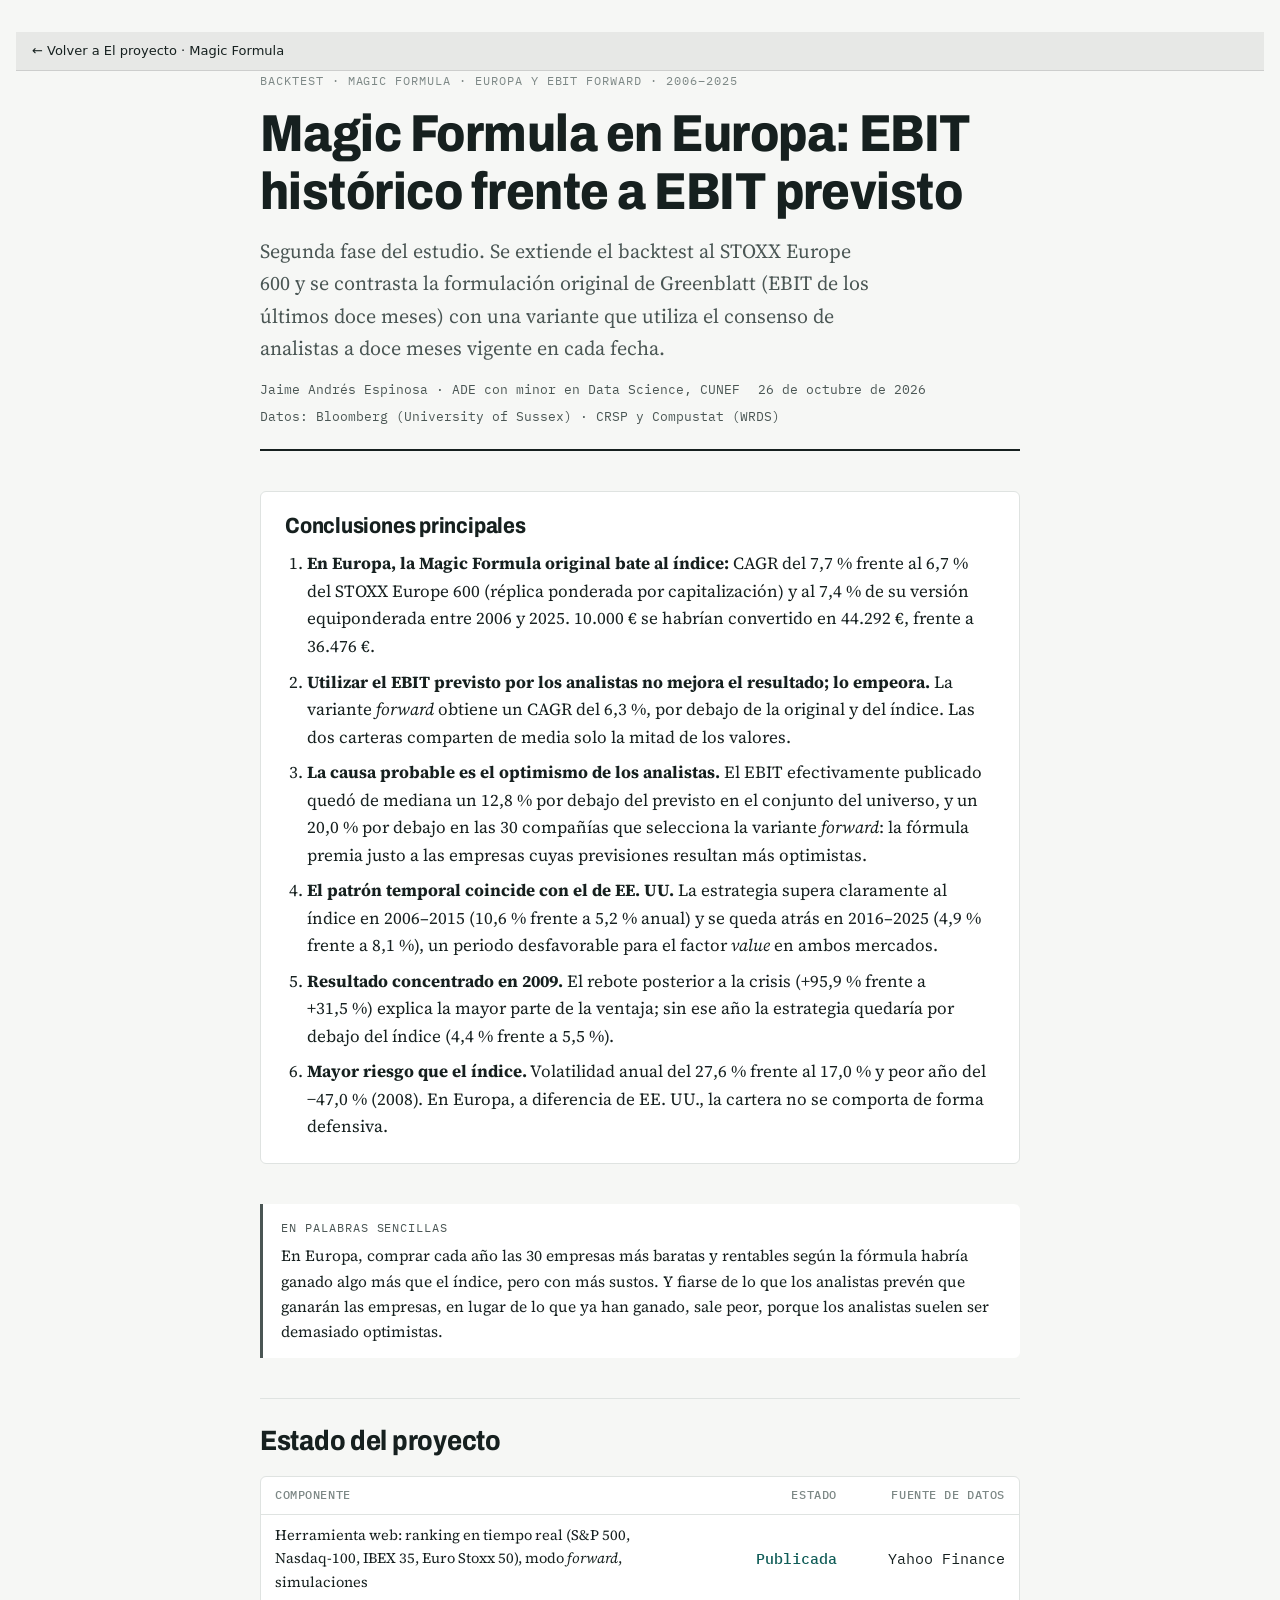
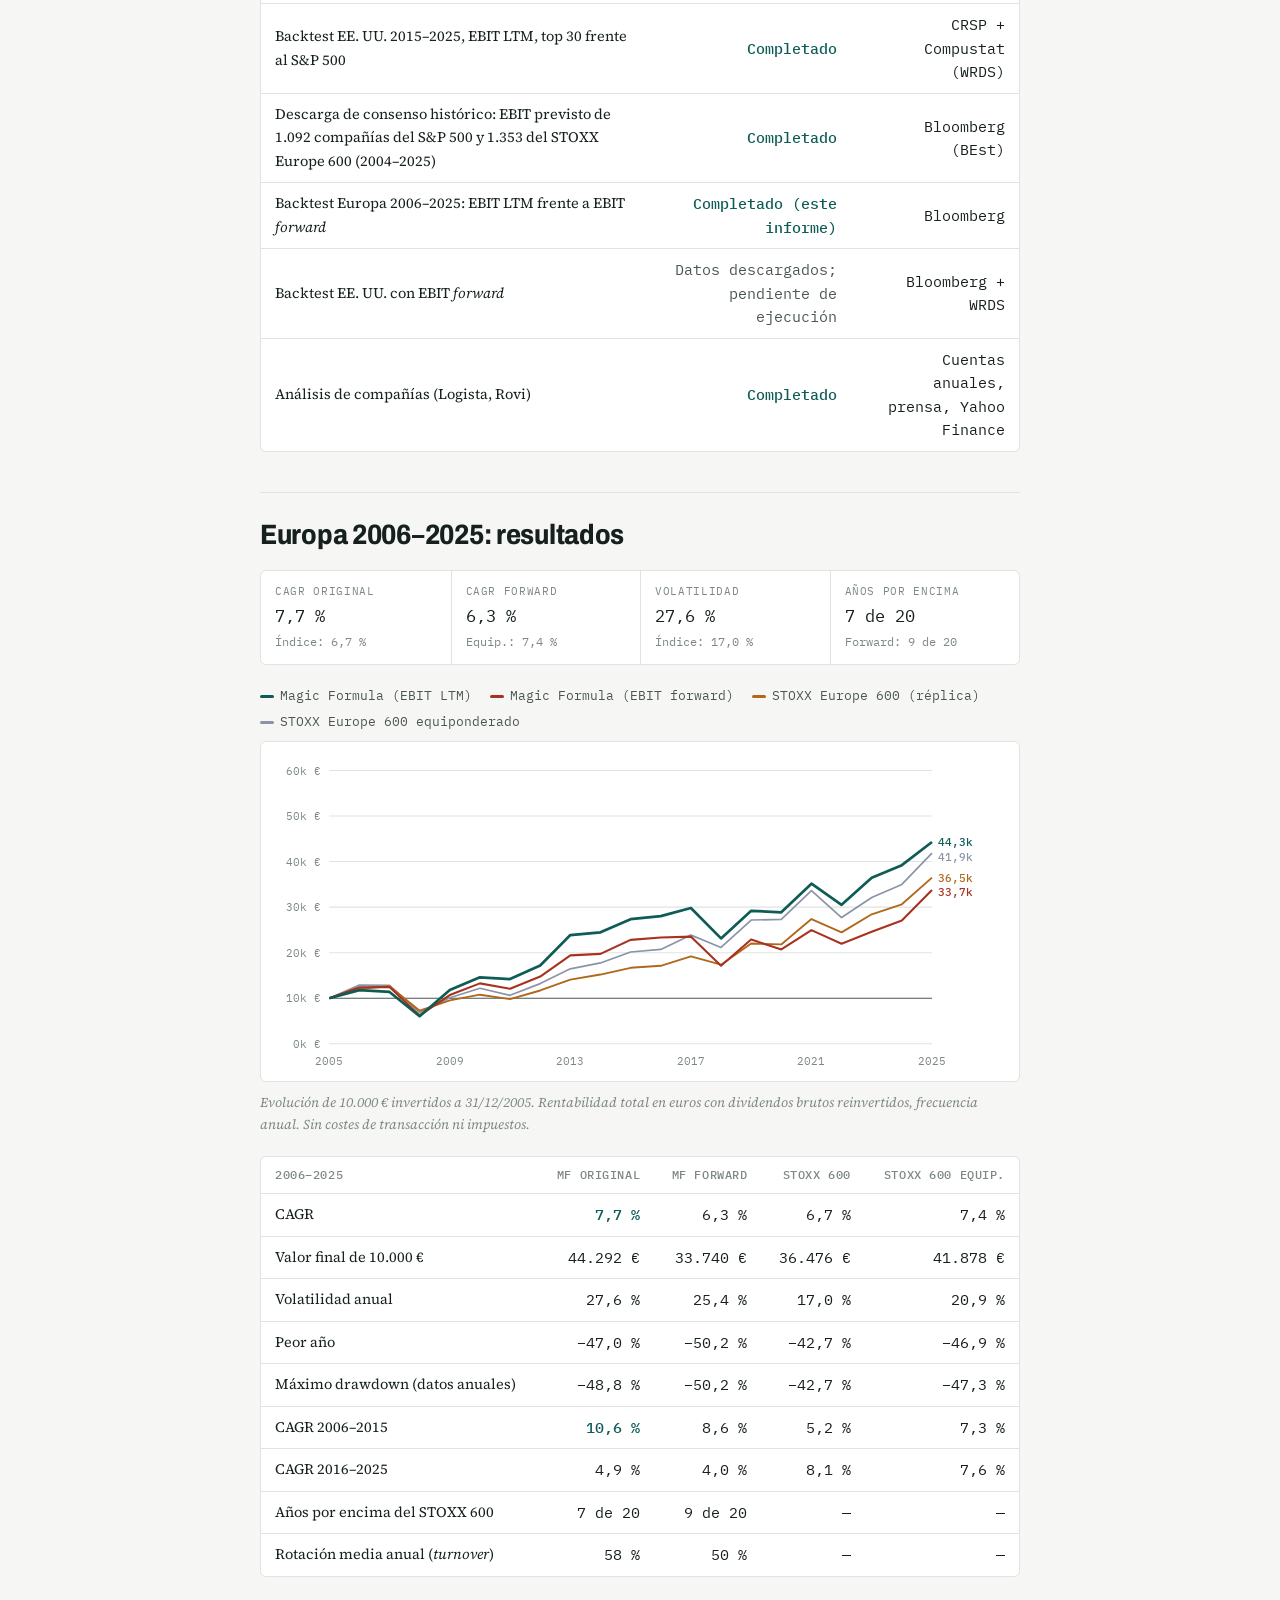
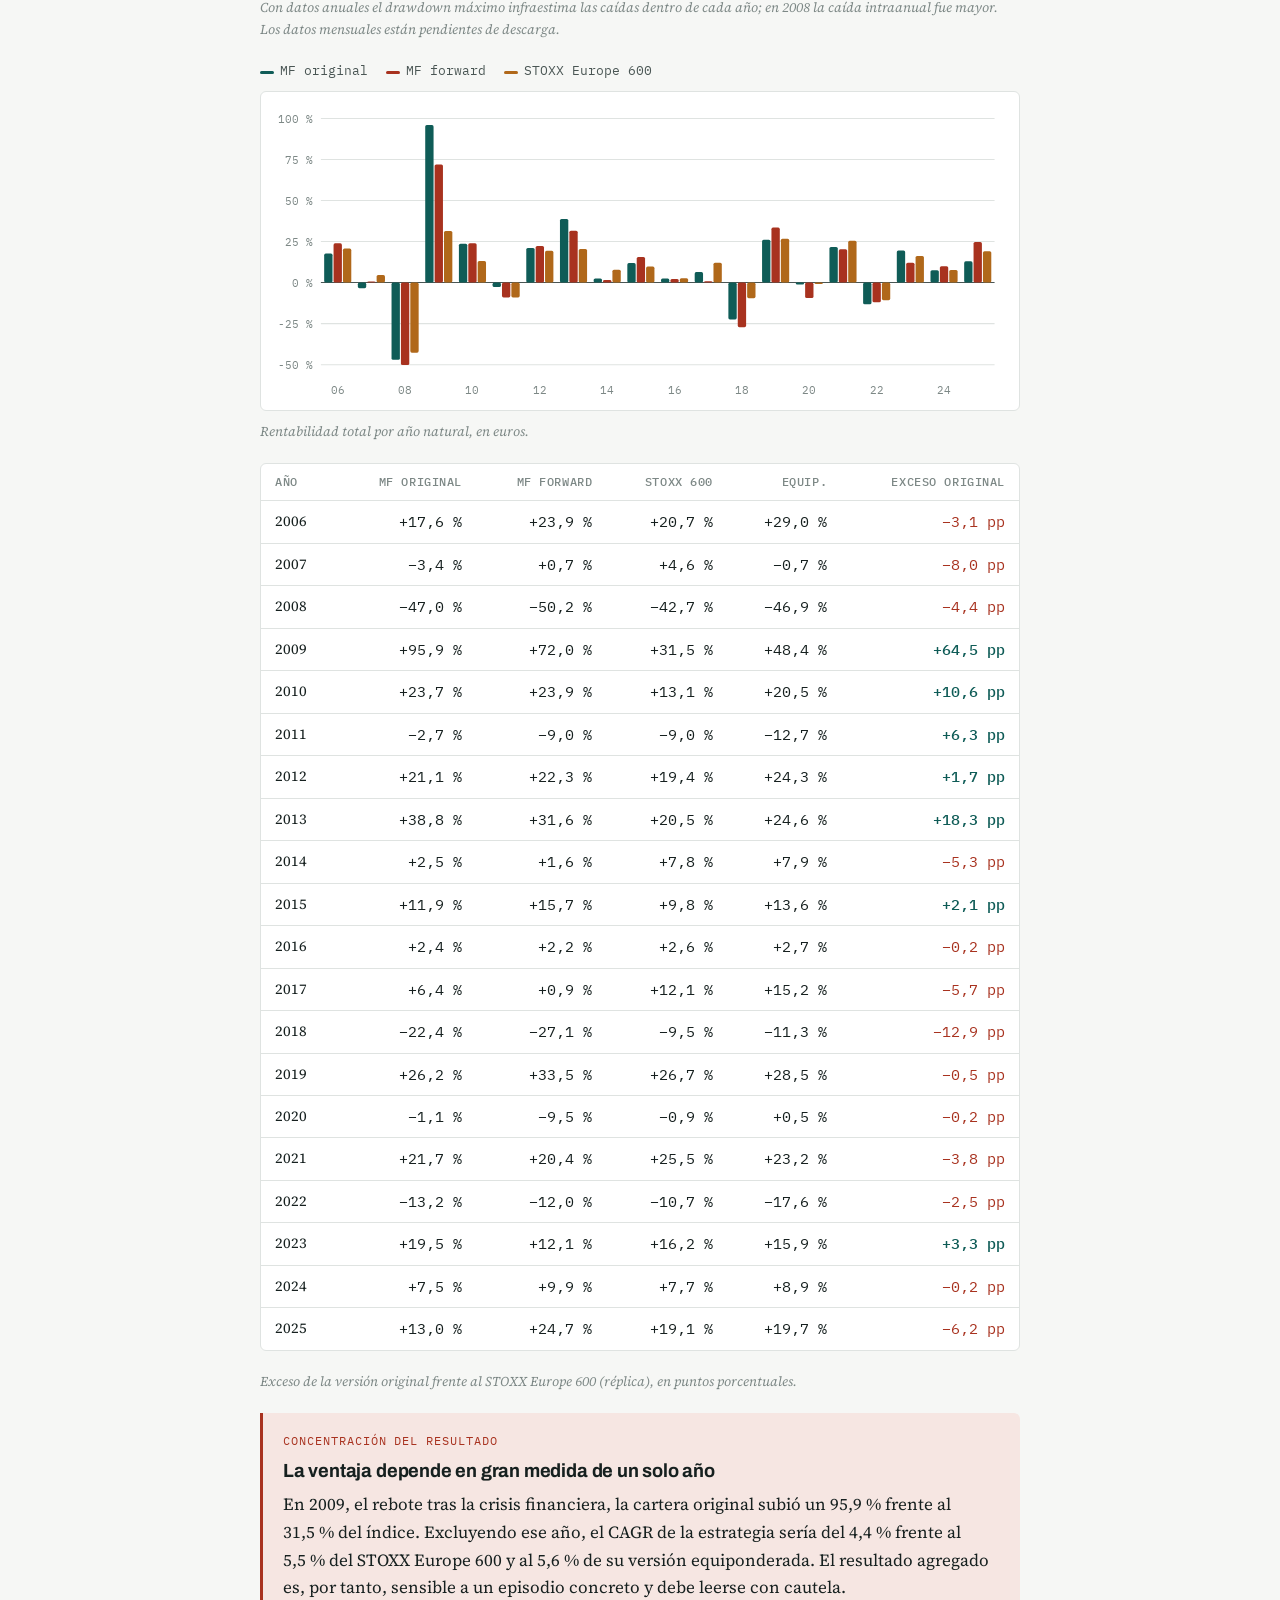
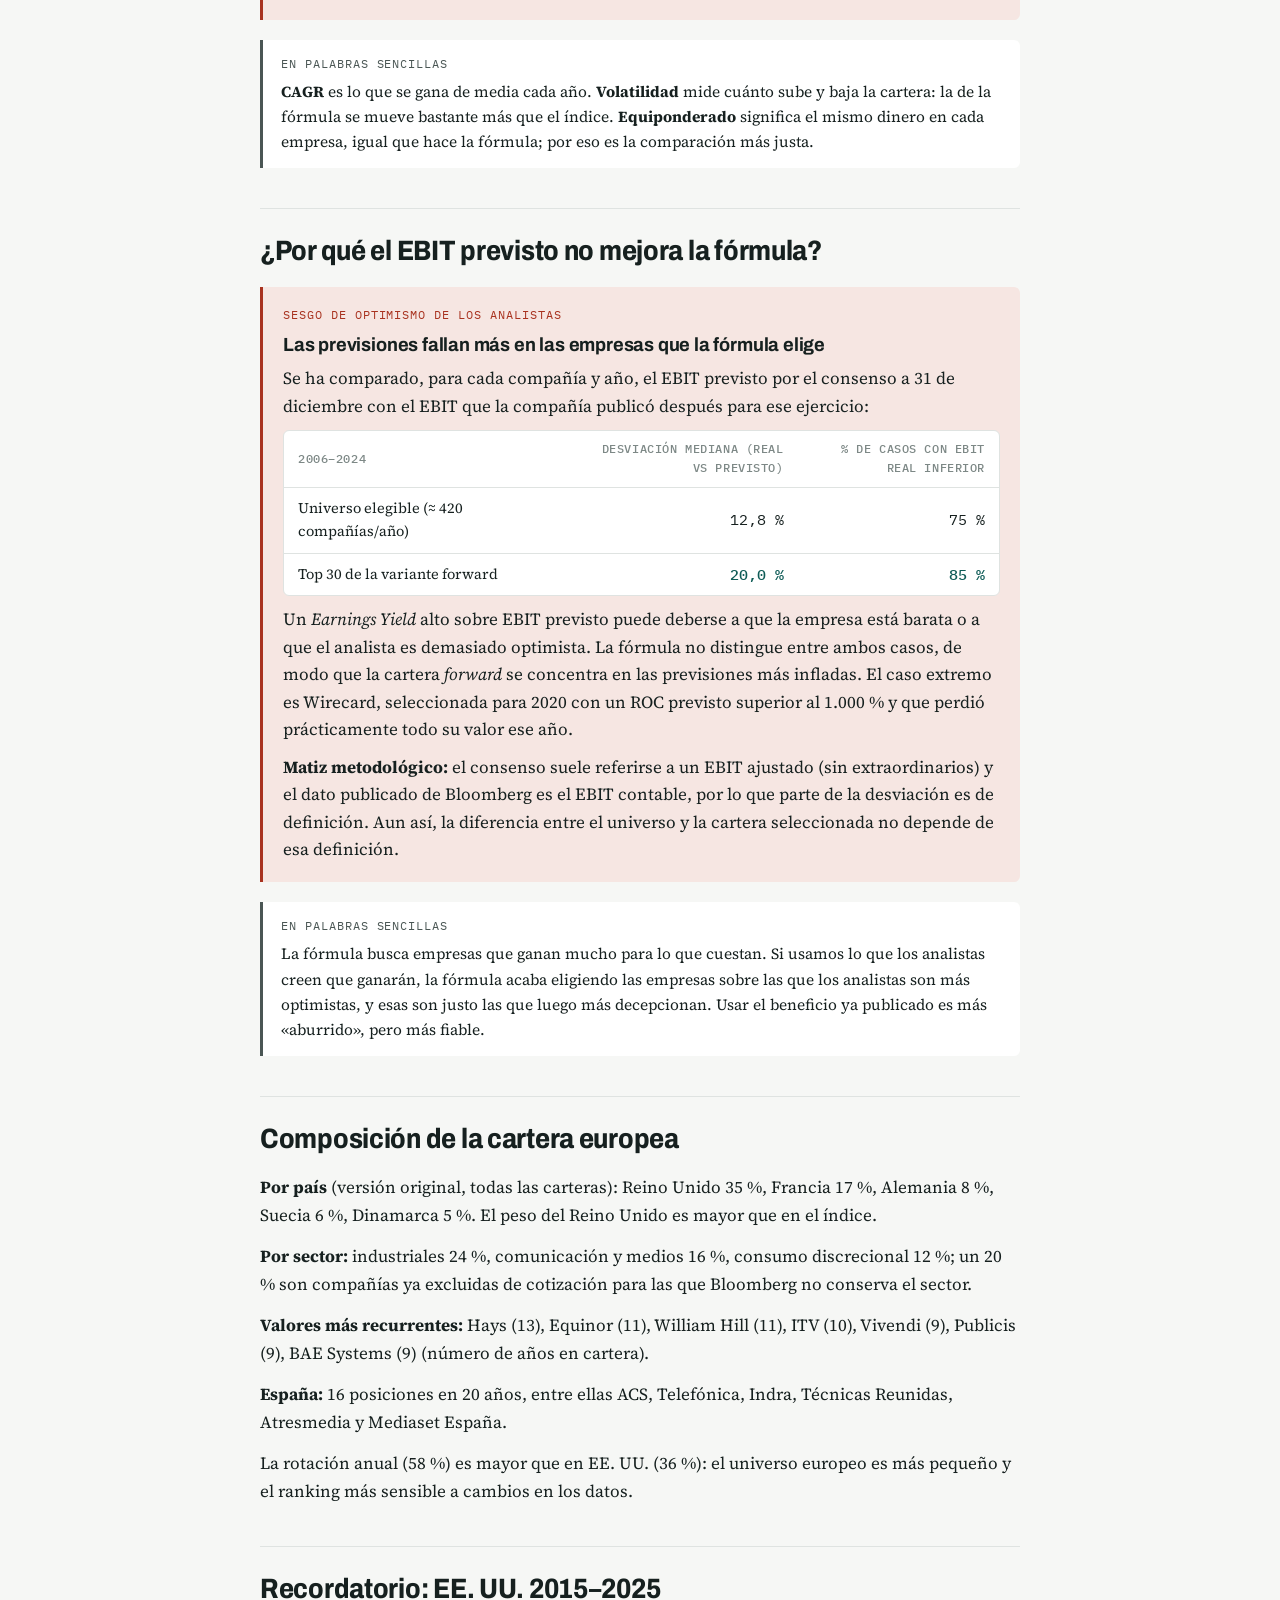
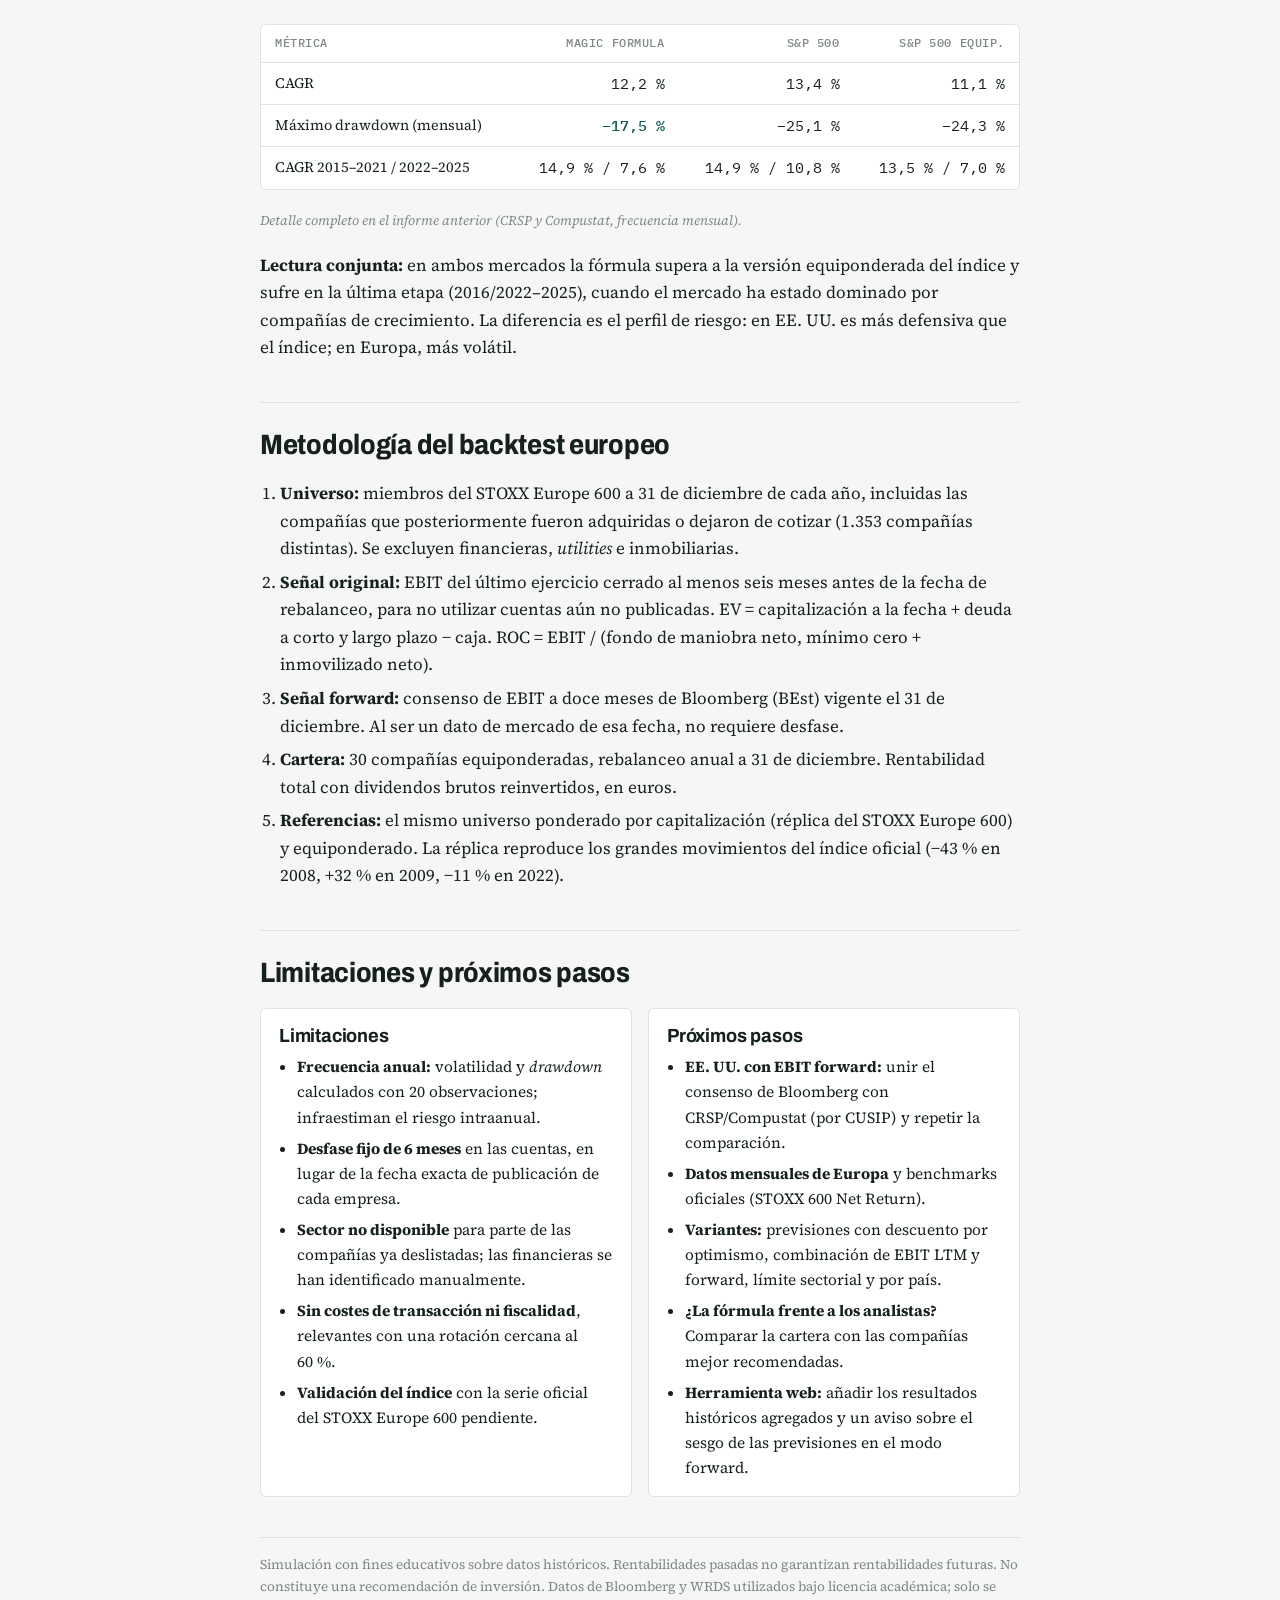
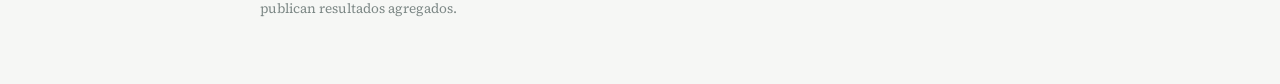
<file: static/informes/europa-forward.html>
<!doctype html>
<html lang="es">
<head>
<meta charset="utf-8">
<meta name="viewport" content="width=device-width, initial-scale=1, viewport-fit=cover">
<style>body{margin:0}img{max-width:100%}[hidden]{display:none!important}</style>
<title>Magic Formula en Europa</title>
<link rel="preconnect" href="https://fonts.googleapis.com">
<link rel="preconnect" href="https://fonts.gstatic.com" crossorigin>
<link rel="stylesheet" href="https://fonts.googleapis.com/css2?family=Archivo:wdth,wght@75..125,500..800&family=Source+Serif+4:ital,opsz,wght@0,8..60,400;0,8..60,600;1,8..60,400&family=IBM+Plex+Mono:wght@400;500&display=swap">
<style>
/* Layout: nota de análisis, una columna de lectura con cifras clave, gráficos y tablas a todo el ancho */
:root {
  --paper: #f6f7f5; --sheet: #ffffff; --ink: #16201f; --ink-2: #4a5654; --muted: #7d8886; --rule: #dfe3e1;
  --accent: #0f5c57;      /* Magic Formula */
  --accent-soft: #e3efed;
  --second: #b0681a;      /* índice por capitalización */
  --third: #8a94a6;       /* índice igual peso */
  --warn: #a8321f; --warn-soft: #f6e6e2;
  --display: "Archivo", "Arial Narrow", system-ui, sans-serif;
  --body: "Source Serif 4", Georgia, "Times New Roman", serif;
  --mono: "IBM Plex Mono", ui-monospace, Consolas, monospace;
}
@media (prefers-color-scheme: dark) {
  :root:not([data-theme="light"]) {
    --paper: #0f1514; --sheet: #151d1c; --ink: #e5ecea; --ink-2: #aab6b3; --muted: #7b8885;
    --rule: #26302e; --accent: #4fb3a9; --accent-soft: #17302d; --second: #e0a25a; --third: #8d97a8;
    --warn: #ec8b78; --warn-soft: #3a211c; color-scheme: dark;
  }
}
:root[data-theme="dark"] {
  --paper: #0f1514; --sheet: #151d1c; --ink: #e5ecea; --ink-2: #aab6b3; --muted: #7b8885;
  --rule: #26302e; --accent: #4fb3a9; --accent-soft: #17302d; --second: #e0a25a; --third: #8d97a8;
  --warn: #ec8b78; --warn-soft: #3a211c; color-scheme: dark;
}
* { box-sizing: border-box; }
body { background: var(--paper); color: var(--ink); font: 17px/1.62 var(--body); padding-inline: 16px; padding-block: 32px 64px; margin: 0; }
.page { max-width: 760px; margin: 0 auto; display: flex; flex-direction: column; gap: 40px; }
h1, h2, h3 { font-family: var(--display); font-stretch: 88%; letter-spacing: -0.01em; line-height: 1.12; text-wrap: balance; margin: 0; }
h1 { font-size: clamp(34px, 6vw, 52px); font-weight: 800; }
h2 { font-size: 28px; font-weight: 750; }
h3 { font-size: 19px; font-weight: 700; font-stretch: 95%; }
p { margin: 0; }
section { display: flex; flex-direction: column; gap: 20px; }
.prose { display: flex; flex-direction: column; gap: 14px; }
.prose ul, .prose ol { margin: 0; padding-left: 20px; display: flex; flex-direction: column; gap: 6px; }
a { color: var(--accent); }
.num { font-family: var(--mono); font-variant-numeric: tabular-nums; }
.eyebrow { font-family: var(--mono); font-size: 12px; letter-spacing: .08em; text-transform: uppercase; color: var(--muted); }
header { display: flex; flex-direction: column; gap: 14px; border-bottom: 2px solid var(--ink); padding-bottom: 22px; }
.meta { display: flex; flex-wrap: wrap; gap: 6px 18px; font-family: var(--mono); font-size: 13px; color: var(--ink-2); }
.lede { font-size: 20px; color: var(--ink-2); max-width: 62ch; }
.summary { background: var(--sheet); border: 1px solid var(--rule); border-radius: 6px; padding: 22px 24px; display: flex; flex-direction: column; gap: 12px; }
.summary ol { margin: 0; padding-left: 22px; display: flex; flex-direction: column; gap: 8px; }
.sec-head { border-top: 1px solid var(--rule); padding-top: 26px; }
.facts { display: grid; grid-template-columns: repeat(4, minmax(0, 1fr)); border: 1px solid var(--rule); border-radius: 6px; background: var(--sheet); margin: 0; }
.facts div { padding: 12px 14px; display: flex; flex-direction: column; gap: 2px; border-left: 1px solid var(--rule); }
.facts div:first-child { border-left: 0; }
.facts dt { font-family: var(--mono); font-size: 11px; letter-spacing: .06em; text-transform: uppercase; color: var(--muted); }
.facts dd { margin: 0; font-family: var(--mono); font-size: 17px; font-variant-numeric: tabular-nums; }
.facts small { font-family: var(--mono); font-size: 12px; color: var(--muted); }
@media (max-width: 620px) {
  .facts { grid-template-columns: repeat(2, minmax(0, 1fr)); }
  .facts div:nth-child(3) { border-left: 0; }
  .facts div:nth-child(n+3) { border-top: 1px solid var(--rule); }
}
.table-wrap { overflow-x: auto; border: 1px solid var(--rule); border-radius: 6px; background: var(--sheet); }
table { border-collapse: collapse; width: 100%; font-size: 14.5px; }
th, td { padding: 9px 14px; text-align: right; white-space: nowrap; border-bottom: 1px solid var(--rule); }
th:first-child, td:first-child { text-align: left; }
thead th { font-family: var(--mono); font-size: 11.5px; font-weight: 500; letter-spacing: .05em; text-transform: uppercase; color: var(--muted); }
tbody td { font-family: var(--mono); font-variant-numeric: tabular-nums; }
tbody td:first-child { font-family: var(--body); }
tbody tr:last-child td { border-bottom: 0; }
td.pos { color: var(--accent); font-weight: 500; }
td.neg { color: var(--warn); }
td.hl { color: var(--accent); font-weight: 500; }
tr.ref td { color: var(--ink-2); }
.caption { font-size: 13.5px; color: var(--muted); font-style: italic; }
.callout { border-left: 3px solid var(--warn); background: var(--warn-soft); padding: 18px 20px; border-radius: 0 6px 6px 0; display: flex; flex-direction: column; gap: 10px; }
.callout .eyebrow { color: var(--warn); }
.callout.ok { border-left-color: var(--accent); background: var(--accent-soft); }
.callout.ok .eyebrow { color: var(--accent); }
figure { margin: 0; display: flex; flex-direction: column; gap: 10px; }
.chart { background: var(--sheet); border: 1px solid var(--rule); border-radius: 6px; padding: 16px 14px 10px; position: relative; }
.chart svg { display: block; width: 100%; height: auto; overflow: visible; }
.chart text { font-family: var(--mono); font-size: 11px; fill: var(--muted); }
.chart .lbl { fill: var(--ink); font-size: 12px; }
.chart .grid { stroke: var(--rule); stroke-width: 1; }
.chart .zero { stroke: var(--ink-2); stroke-width: 1; }
.legend { display: flex; flex-wrap: wrap; gap: 6px 18px; font-family: var(--mono); font-size: 12.5px; color: var(--ink-2); }
.legend i { display: inline-block; width: 14px; height: 3px; border-radius: 2px; vertical-align: middle; margin-right: 6px; }
.tip { position: absolute; pointer-events: none; background: var(--ink); color: var(--paper); font: 12px/1.4 var(--mono); padding: 6px 9px; border-radius: 4px; white-space: nowrap; transform: translate(-50%, calc(-100% - 10px)); }
.two { display: grid; grid-template-columns: 1fr 1fr; gap: 16px; }
.two > div { min-width: 0; background: var(--sheet); border: 1px solid var(--rule); border-radius: 6px; padding: 16px 18px; display: flex; flex-direction: column; gap: 8px; font-size: 15.5px; }
.two ul { margin: 0; padding-left: 18px; display: flex; flex-direction: column; gap: 6px; }
@media (max-width: 620px) { .two { grid-template-columns: 1fr; } }
.steps { counter-reset: n; display: flex; flex-direction: column; gap: 14px; margin: 0; padding: 0; list-style: none; }
.steps li { display: grid; grid-template-columns: 34px 1fr; gap: 12px; }
.steps li::before { counter-increment: n; content: counter(n); font-family: var(--display); font-weight: 800; font-size: 22px; color: var(--accent); line-height: 1.3; }
footer { font-size: 13.5px; color: var(--muted); border-top: 1px solid var(--rule); padding-top: 16px; }
@media print {
  body { padding: 0; background: #fff; font-size: 15px; }
  .page { gap: 26px; }
  .chart, .table-wrap, .callout, .summary, .two > div, .facts, figure { break-inside: avoid; }
  h2, h3 { break-after: avoid; }
  .tip { display: none; }
}
</style>
</head>
<body>
<div style="font:500 13px/1.4 system-ui,-apple-system,Segoe UI,sans-serif;padding:10px 16px;background:rgba(127,127,127,.12);border-bottom:1px solid rgba(127,127,127,.25)"><a href="/proyecto#informes" style="color:inherit;text-decoration:none">&larr; Volver a El proyecto · Magic Formula</a></div>


<style>
.simple { border-left: 3px solid var(--ink-2); background: var(--sheet); padding: 14px 18px; border-radius: 0 6px 6px 0; display: flex; flex-direction: column; gap: 6px; font-size: 15.5px; }
.simple .eyebrow { color: var(--ink-2); }
td.neu { color: var(--ink-2); }
table.wrap td, table.wrap th { white-space: normal; }
table.wrap td:first-child { min-width: 260px; }
</style>

<main class="page">
  <header>
    <span class="eyebrow">Backtest · Magic Formula · Europa y EBIT forward · 2006–2025</span>
    <h1>Magic Formula en Europa: EBIT histórico frente a EBIT previsto</h1>
    <p class="lede">Segunda fase del estudio. Se extiende el backtest al STOXX Europe 600 y se contrasta la formulación original de Greenblatt (EBIT de los últimos doce meses) con una variante que utiliza el consenso de analistas a doce meses vigente en cada fecha.</p>
    <div class="meta">
      <span>Jaime Andrés Espinosa · ADE con minor en Data Science, CUNEF</span>
      <span>26 de octubre de 2026</span>
      <span>Datos: Bloomberg (University of Sussex) · CRSP y Compustat (WRDS)</span>
    </div>
  </header>

  <section class="summary" aria-labelledby="resumen">
    <h2 id="resumen" style="font-size:22px">Conclusiones principales</h2>
    <ol>
      <li><strong>En Europa, la Magic Formula original bate al índice:</strong> CAGR del 7,7 % frente al 6,7 % del STOXX Europe 600 (réplica ponderada por capitalización) y al 7,4 % de su versión equiponderada entre 2006 y 2025. 10.000&nbsp;€ se habrían convertido en 44.292 €, frente a 36.476 €.</li>
      <li><strong>Utilizar el EBIT previsto por los analistas no mejora el resultado; lo empeora.</strong> La variante <em>forward</em> obtiene un CAGR del 6,3 %, por debajo de la original y del índice. Las dos carteras comparten de media solo la mitad de los valores.</li>
      <li><strong>La causa probable es el optimismo de los analistas.</strong> El EBIT efectivamente publicado quedó de mediana un 12,8 % por debajo del previsto en el conjunto del universo, y un 20,0 % por debajo en las 30 compañías que selecciona la variante <em>forward</em>: la fórmula premia justo a las empresas cuyas previsiones resultan más optimistas.</li>
      <li><strong>El patrón temporal coincide con el de EE.&nbsp;UU.</strong> La estrategia supera claramente al índice en 2006–2015 (10,6 % frente a 5,2 % anual) y se queda atrás en 2016–2025 (4,9 % frente a 8,1 %), un periodo desfavorable para el factor <em>value</em> en ambos mercados.</li>
      <li><strong>Resultado concentrado en 2009.</strong> El rebote posterior a la crisis (+95,9&nbsp;% frente a +31,5&nbsp;%) explica la mayor parte de la ventaja; sin ese año la estrategia quedaría por debajo del índice (4,4&nbsp;% frente a 5,5&nbsp;%).</li>
      <li><strong>Mayor riesgo que el índice.</strong> Volatilidad anual del 27,6 % frente al 17,0 % y peor año del −47,0 % (2008). En Europa, a diferencia de EE.&nbsp;UU., la cartera no se comporta de forma defensiva.</li>
    </ol>
  </section>

  <div class="simple" role="note">
    <span class="eyebrow">En palabras sencillas</span>
    <p>En Europa, comprar cada año las 30 empresas más baratas y rentables según la fórmula habría ganado algo más que el índice, pero con más sustos. Y fiarse de lo que los analistas prevén que ganarán las empresas, en lugar de lo que ya han ganado, sale peor, porque los analistas suelen ser demasiado optimistas.</p>
  </div>

  <!-- ================================================================== TRABAJO -->
  <section aria-labelledby="trabajo">
    <div class="sec-head"><h2 id="trabajo">Estado del proyecto</h2></div>
    <div class="table-wrap">
      <table class="wrap">
        <thead><tr><th>Componente</th><th>Estado</th><th>Fuente de datos</th></tr></thead>
        <tbody>
          <tr><td>Herramienta web: ranking en tiempo real (S&amp;P&nbsp;500, Nasdaq-100, IBEX&nbsp;35, Euro Stoxx&nbsp;50), modo <em>forward</em>, simulaciones</td><td class="hl">Publicada</td><td>Yahoo Finance</td></tr>
          <tr><td>Backtest EE.&nbsp;UU. 2015–2025, EBIT LTM, top 30 frente al S&amp;P&nbsp;500</td><td class="hl">Completado</td><td>CRSP + Compustat (WRDS)</td></tr>
          <tr><td>Descarga de consenso histórico: EBIT previsto de 1.092 compañías del S&amp;P&nbsp;500 y 1.353 del STOXX Europe 600 (2004–2025)</td><td class="hl">Completado</td><td>Bloomberg (BEst)</td></tr>
          <tr><td>Backtest Europa 2006–2025: EBIT LTM frente a EBIT <em>forward</em></td><td class="hl">Completado (este informe)</td><td>Bloomberg</td></tr>
          <tr><td>Backtest EE.&nbsp;UU. con EBIT <em>forward</em></td><td class="neu">Datos descargados; pendiente de ejecución</td><td>Bloomberg + WRDS</td></tr>
          <tr><td>Análisis de compañías (Logista, Rovi)</td><td class="hl">Completado</td><td>Cuentas anuales, prensa, Yahoo Finance</td></tr>
        </tbody>
      </table>
    </div>
  </section>

  <!-- ================================================================== EUROPA -->
  <section aria-labelledby="europa">
    <div class="sec-head"><h2 id="europa">Europa 2006–2025: resultados</h2></div>

    <dl class="facts">
      <div><dt>CAGR original</dt><dd>7,7 %</dd><small>Índice: 6,7 %</small></div>
      <div><dt>CAGR forward</dt><dd>6,3 %</dd><small>Equip.: 7,4 %</small></div>
      <div><dt>Volatilidad</dt><dd>27,6 %</dd><small>Índice: 17,0 %</small></div>
      <div><dt>Años por encima</dt><dd>7 de 20</dd><small>Forward: 9 de 20</small></div>
    </dl>

    <figure>
      <div class="legend">
        <span><i style="background:var(--accent)"></i>Magic Formula (EBIT LTM)</span>
        <span><i style="background:var(--warn)"></i>Magic Formula (EBIT forward)</span>
        <span><i style="background:var(--second)"></i>STOXX Europe 600 (réplica)</span>
        <span><i style="background:var(--third)"></i>STOXX Europe 600 equiponderado</span>
      </div>
      <div class="chart" id="growth-chart" role="img" aria-label="Evolución de 10.000 euros de 2005 a 2025 en Europa"></div>
      <figcaption class="caption">Evolución de 10.000&nbsp;€ invertidos a 31/12/2005. Rentabilidad total en euros con dividendos brutos reinvertidos, frecuencia anual. Sin costes de transacción ni impuestos.</figcaption>
    </figure>

    <div class="table-wrap">
      <table>
        <thead><tr><th>2006–2025</th><th>MF original</th><th>MF forward</th><th>STOXX 600</th><th>STOXX 600 equip.</th></tr></thead>
        <tbody>
          <tr><td>CAGR</td><td class="hl">7,7 %</td><td>6,3 %</td><td>6,7 %</td><td>7,4 %</td></tr>
          <tr><td>Valor final de 10.000 €</td><td>44.292 €</td><td>33.740 €</td><td>36.476 €</td><td>41.878 €</td></tr>
          <tr><td>Volatilidad anual</td><td>27,6 %</td><td>25,4 %</td><td>17,0 %</td><td>20,9 %</td></tr>
          <tr><td>Peor año</td><td>−47,0 %</td><td>−50,2 %</td><td>−42,7 %</td><td>−46,9 %</td></tr>
          <tr><td>Máximo drawdown (datos anuales)</td><td>−48,8 %</td><td>−50,2 %</td><td>−42,7 %</td><td>−47,3 %</td></tr>
          <tr><td>CAGR 2006–2015</td><td class="hl">10,6 %</td><td>8,6 %</td><td>5,2 %</td><td>7,3 %</td></tr>
          <tr><td>CAGR 2016–2025</td><td>4,9 %</td><td>4,0 %</td><td>8,1 %</td><td>7,6 %</td></tr>
          <tr><td>Años por encima del STOXX 600</td><td>7 de 20</td><td>9 de 20</td><td>—</td><td>—</td></tr>
          <tr><td>Rotación media anual (<em>turnover</em>)</td><td>58 %</td><td>50 %</td><td>—</td><td>—</td></tr>
        </tbody>
      </table>
    </div>
    <p class="caption">Con datos anuales el <em>drawdown</em> máximo infraestima las caídas dentro de cada año; en 2008 la caída intraanual fue mayor. Los datos mensuales están pendientes de descarga.</p>

    <figure>
      <div class="legend">
        <span><i style="background:var(--accent)"></i>MF original</span>
        <span><i style="background:var(--warn)"></i>MF forward</span>
        <span><i style="background:var(--second)"></i>STOXX Europe 600</span>
      </div>
      <div class="chart" id="year-chart" role="img" aria-label="Rentabilidad anual en Europa por año"></div>
      <figcaption class="caption">Rentabilidad total por año natural, en euros.</figcaption>
    </figure>

    <div class="table-wrap">
      <table>
        <thead><tr><th>Año</th><th>MF original</th><th>MF forward</th><th>STOXX 600</th><th>Equip.</th><th>Exceso original</th></tr></thead>
        <tbody><tr><td>2006</td><td>+17,6 %</td><td>+23,9 %</td><td>+20,7 %</td><td>+29,0 %</td><td class="neg">−3,1 pp</td></tr><tr><td>2007</td><td>−3,4 %</td><td>+0,7 %</td><td>+4,6 %</td><td>−0,7 %</td><td class="neg">−8,0 pp</td></tr><tr><td>2008</td><td>−47,0 %</td><td>−50,2 %</td><td>−42,7 %</td><td>−46,9 %</td><td class="neg">−4,4 pp</td></tr><tr><td>2009</td><td>+95,9 %</td><td>+72,0 %</td><td>+31,5 %</td><td>+48,4 %</td><td class="pos">+64,5 pp</td></tr><tr><td>2010</td><td>+23,7 %</td><td>+23,9 %</td><td>+13,1 %</td><td>+20,5 %</td><td class="pos">+10,6 pp</td></tr><tr><td>2011</td><td>−2,7 %</td><td>−9,0 %</td><td>−9,0 %</td><td>−12,7 %</td><td class="pos">+6,3 pp</td></tr><tr><td>2012</td><td>+21,1 %</td><td>+22,3 %</td><td>+19,4 %</td><td>+24,3 %</td><td class="pos">+1,7 pp</td></tr><tr><td>2013</td><td>+38,8 %</td><td>+31,6 %</td><td>+20,5 %</td><td>+24,6 %</td><td class="pos">+18,3 pp</td></tr><tr><td>2014</td><td>+2,5 %</td><td>+1,6 %</td><td>+7,8 %</td><td>+7,9 %</td><td class="neg">−5,3 pp</td></tr><tr><td>2015</td><td>+11,9 %</td><td>+15,7 %</td><td>+9,8 %</td><td>+13,6 %</td><td class="pos">+2,1 pp</td></tr><tr><td>2016</td><td>+2,4 %</td><td>+2,2 %</td><td>+2,6 %</td><td>+2,7 %</td><td class="neg">−0,2 pp</td></tr><tr><td>2017</td><td>+6,4 %</td><td>+0,9 %</td><td>+12,1 %</td><td>+15,2 %</td><td class="neg">−5,7 pp</td></tr><tr><td>2018</td><td>−22,4 %</td><td>−27,1 %</td><td>−9,5 %</td><td>−11,3 %</td><td class="neg">−12,9 pp</td></tr><tr><td>2019</td><td>+26,2 %</td><td>+33,5 %</td><td>+26,7 %</td><td>+28,5 %</td><td class="neg">−0,5 pp</td></tr><tr><td>2020</td><td>−1,1 %</td><td>−9,5 %</td><td>−0,9 %</td><td>+0,5 %</td><td class="neg">−0,2 pp</td></tr><tr><td>2021</td><td>+21,7 %</td><td>+20,4 %</td><td>+25,5 %</td><td>+23,2 %</td><td class="neg">−3,8 pp</td></tr><tr><td>2022</td><td>−13,2 %</td><td>−12,0 %</td><td>−10,7 %</td><td>−17,6 %</td><td class="neg">−2,5 pp</td></tr><tr><td>2023</td><td>+19,5 %</td><td>+12,1 %</td><td>+16,2 %</td><td>+15,9 %</td><td class="pos">+3,3 pp</td></tr><tr><td>2024</td><td>+7,5 %</td><td>+9,9 %</td><td>+7,7 %</td><td>+8,9 %</td><td class="neg">−0,2 pp</td></tr><tr><td>2025</td><td>+13,0 %</td><td>+24,7 %</td><td>+19,1 %</td><td>+19,7 %</td><td class="neg">−6,2 pp</td></tr></tbody>
      </table>
    </div>
    <p class="caption">Exceso de la versión original frente al STOXX Europe 600 (réplica), en puntos porcentuales.</p>

    <div class="callout" role="note">
      <span class="eyebrow">Concentración del resultado</span>
      <h3>La ventaja depende en gran medida de un solo año</h3>
      <p>En 2009, el rebote tras la crisis financiera, la cartera original subió un 95,9&nbsp;% frente al 31,5&nbsp;% del índice. Excluyendo ese año, el CAGR de la estrategia sería del 4,4&nbsp;% frente al 5,5&nbsp;% del STOXX Europe 600 y al 5,6&nbsp;% de su versión equiponderada. El resultado agregado es, por tanto, sensible a un episodio concreto y debe leerse con cautela.</p>
    </div>

    <div class="simple" role="note">
      <span class="eyebrow">En palabras sencillas</span>
      <p><strong>CAGR</strong> es lo que se gana de media cada año. <strong>Volatilidad</strong> mide cuánto sube y baja la cartera: la de la fórmula se mueve bastante más que el índice. <strong>Equiponderado</strong> significa el mismo dinero en cada empresa, igual que hace la fórmula; por eso es la comparación más justa.</p>
    </div>
  </section>

  <!-- ================================================================== FORWARD -->
  <section aria-labelledby="forward">
    <div class="sec-head"><h2 id="forward">¿Por qué el EBIT previsto no mejora la fórmula?</h2></div>
    <div class="callout" role="note">
      <span class="eyebrow">Sesgo de optimismo de los analistas</span>
      <h3>Las previsiones fallan más en las empresas que la fórmula elige</h3>
      <p>Se ha comparado, para cada compañía y año, el EBIT previsto por el consenso a 31 de diciembre con el EBIT que la compañía publicó después para ese ejercicio:</p>
      <div class="table-wrap">
        <table class="wrap">
          <thead><tr><th>2006–2024</th><th>Desviación mediana (real vs previsto)</th><th>% de casos con EBIT real inferior</th></tr></thead>
          <tbody>
            <tr><td>Universo elegible (≈ 420 compañías/año)</td><td>12,8 %</td><td>75 %</td></tr>
            <tr><td>Top 30 de la variante forward</td><td class="hl">20,0 %</td><td class="hl">85 %</td></tr>
          </tbody>
        </table>
      </div>
      <p>Un <em>Earnings Yield</em> alto sobre EBIT previsto puede deberse a que la empresa está barata o a que el analista es demasiado optimista. La fórmula no distingue entre ambos casos, de modo que la cartera <em>forward</em> se concentra en las previsiones más infladas. El caso extremo es Wirecard, seleccionada para 2020 con un ROC previsto superior al 1.000&nbsp;% y que perdió prácticamente todo su valor ese año.</p>
      <p><strong>Matiz metodológico:</strong> el consenso suele referirse a un EBIT ajustado (sin extraordinarios) y el dato publicado de Bloomberg es el EBIT contable, por lo que parte de la desviación es de definición. Aun así, la diferencia entre el universo y la cartera seleccionada no depende de esa definición.</p>
    </div>
    <div class="simple" role="note">
      <span class="eyebrow">En palabras sencillas</span>
      <p>La fórmula busca empresas que ganan mucho para lo que cuestan. Si usamos lo que los analistas creen que ganarán, la fórmula acaba eligiendo las empresas sobre las que los analistas son más optimistas, y esas son justo las que luego más decepcionan. Usar el beneficio ya publicado es más «aburrido», pero más fiable.</p>
    </div>
  </section>

  <!-- ================================================================== COMPOSICIÓN -->
  <section aria-labelledby="composicion">
    <div class="sec-head"><h2 id="composicion">Composición de la cartera europea</h2></div>
    <div class="prose">
      <p><strong>Por país</strong> (versión original, todas las carteras): Reino Unido 35 %, Francia 17 %, Alemania 8 %, Suecia 6 %, Dinamarca 5 %. El peso del Reino Unido es mayor que en el índice.</p>
      <p><strong>Por sector:</strong> industriales 24 %, comunicación y medios 16 %, consumo discrecional 12 %; un 20 % son compañías ya excluidas de cotización para las que Bloomberg no conserva el sector.</p>
      <p><strong>Valores más recurrentes:</strong> Hays (13), Equinor (11), William Hill (11), ITV (10), Vivendi (9), Publicis (9), BAE Systems (9) (número de años en cartera).</p>
      <p><strong>España:</strong> 16 posiciones en 20 años, entre ellas ACS, Telefónica, Indra, Técnicas Reunidas, Atresmedia y Mediaset España.</p>
      <p>La rotación anual (58 %) es mayor que en EE.&nbsp;UU. (36&nbsp;%): el universo europeo es más pequeño y el ranking más sensible a cambios en los datos.</p>
    </div>
  </section>

  <!-- ================================================================== EEUU -->
  <section aria-labelledby="eeuu">
    <div class="sec-head"><h2 id="eeuu">Recordatorio: EE.&nbsp;UU. 2015–2025</h2></div>
    <div class="table-wrap">
      <table>
        <thead><tr><th>Métrica</th><th>Magic Formula</th><th>S&amp;P 500</th><th>S&amp;P 500 equip.</th></tr></thead>
        <tbody>
          <tr><td>CAGR</td><td>12,2 %</td><td>13,4 %</td><td>11,1 %</td></tr>
          <tr><td>Máximo drawdown (mensual)</td><td class="hl">−17,5 %</td><td>−25,1 %</td><td>−24,3 %</td></tr>
          <tr><td>CAGR 2015–2021 / 2022–2025</td><td>14,9 % / 7,6 %</td><td>14,9 % / 10,8 %</td><td>13,5 % / 7,0 %</td></tr>
        </tbody>
      </table>
    </div>
    <p class="caption">Detalle completo en el informe anterior (CRSP y Compustat, frecuencia mensual).</p>
    <div class="prose">
      <p><strong>Lectura conjunta:</strong> en ambos mercados la fórmula supera a la versión equiponderada del índice y sufre en la última etapa (2016/2022–2025), cuando el mercado ha estado dominado por compañías de crecimiento. La diferencia es el perfil de riesgo: en EE.&nbsp;UU. es más defensiva que el índice; en Europa, más volátil.</p>
    </div>
  </section>

  <!-- ================================================================== METODOLOGÍA -->
  <section aria-labelledby="metodo">
    <div class="sec-head"><h2 id="metodo">Metodología del backtest europeo</h2></div>
    <div class="prose">
      <ol>
        <li><strong>Universo:</strong> miembros del STOXX Europe 600 a 31 de diciembre de cada año, incluidas las compañías que posteriormente fueron adquiridas o dejaron de cotizar (1.353 compañías distintas). Se excluyen financieras, <em>utilities</em> e inmobiliarias.</li>
        <li><strong>Señal original:</strong> EBIT del último ejercicio cerrado al menos seis meses antes de la fecha de rebalanceo, para no utilizar cuentas aún no publicadas. EV = capitalización a la fecha + deuda a corto y largo plazo − caja. ROC = EBIT / (fondo de maniobra neto, mínimo cero + inmovilizado neto).</li>
        <li><strong>Señal forward:</strong> consenso de EBIT a doce meses de Bloomberg (BEst) vigente el 31 de diciembre. Al ser un dato de mercado de esa fecha, no requiere desfase.</li>
        <li><strong>Cartera:</strong> 30 compañías equiponderadas, rebalanceo anual a 31 de diciembre. Rentabilidad total con dividendos brutos reinvertidos, en euros.</li>
        <li><strong>Referencias:</strong> el mismo universo ponderado por capitalización (réplica del STOXX Europe 600) y equiponderado. La réplica reproduce los grandes movimientos del índice oficial (−43&nbsp;% en 2008, +32&nbsp;% en 2009, −11&nbsp;% en 2022).</li>
      </ol>
    </div>
  </section>

  <!-- ================================================================== LIMITACIONES -->
  <section aria-labelledby="limites">
    <div class="sec-head"><h2 id="limites">Limitaciones y próximos pasos</h2></div>
    <div class="two">
      <div>
        <h3>Limitaciones</h3>
        <ul>
          <li><strong>Frecuencia anual:</strong> volatilidad y <em>drawdown</em> calculados con 20 observaciones; infraestiman el riesgo intraanual.</li>
          <li><strong>Desfase fijo de 6 meses</strong> en las cuentas, en lugar de la fecha exacta de publicación de cada empresa.</li>
          <li><strong>Sector no disponible</strong> para parte de las compañías ya deslistadas; las financieras se han identificado manualmente.</li>
          <li><strong>Sin costes de transacción ni fiscalidad</strong>, relevantes con una rotación cercana al 60&nbsp;%.</li>
          <li><strong>Validación del índice</strong> con la serie oficial del STOXX Europe 600 pendiente.</li>
        </ul>
      </div>
      <div>
        <h3>Próximos pasos</h3>
        <ul>
          <li><strong>EE.&nbsp;UU. con EBIT forward:</strong> unir el consenso de Bloomberg con CRSP/Compustat (por CUSIP) y repetir la comparación.</li>
          <li><strong>Datos mensuales de Europa</strong> y benchmarks oficiales (STOXX 600 Net Return).</li>
          <li><strong>Variantes:</strong> previsiones con descuento por optimismo, combinación de EBIT LTM y forward, límite sectorial y por país.</li>
          <li><strong>¿La fórmula frente a los analistas?</strong> Comparar la cartera con las compañías mejor recomendadas.</li>
          <li><strong>Herramienta web:</strong> añadir los resultados históricos agregados y un aviso sobre el sesgo de las previsiones en el modo forward.</li>
        </ul>
      </div>
    </div>
  </section>

  <footer>Simulación con fines educativos sobre datos históricos. Rentabilidades pasadas no garantizan rentabilidades futuras. No constituye una recomendación de inversión. Datos de Bloomberg y WRDS utilizados bajo licencia académica; solo se publican resultados agregados.</footer>
</main>

<script>
(function () {
  const S = {"anios": [2005, 2006, 2007, 2008, 2009, 2010, 2011, 2012, 2013, 2014, 2015, 2016, 2017, 2018, 2019, 2020, 2021, 2022, 2023, 2024, 2025], "mf_ltm": [10000, 11765, 11366, 6021, 11797, 14593, 14199, 17195, 23867, 24457, 27358, 28024, 29818, 23132, 29186, 28866, 35140, 30512, 36471, 39217, 44301], "mf_fwd": [10000, 12390, 12476, 6218, 10695, 13254, 12056, 14750, 19410, 19727, 22816, 23318, 23521, 17139, 22883, 20718, 24939, 21953, 24608, 27054, 33741], "indice_cap": [10000, 12072, 12632, 7241, 9519, 10767, 9797, 11694, 14094, 15193, 16675, 17116, 19184, 17364, 22002, 21811, 27379, 24455, 28426, 30620, 36480], "indice_eq": [10000, 12903, 12813, 6806, 10103, 12176, 10627, 13205, 16449, 17742, 20151, 20704, 23853, 21150, 27169, 27295, 33636, 27710, 32126, 34984, 41875], "anual": [{"a": 2006, "ltm": 0.1765, "fwd": 0.239, "cap": 0.2072, "eq": 0.2903}, {"a": 2007, "ltm": -0.0339, "fwd": 0.0069, "cap": 0.0464, "eq": -0.007}, {"a": 2008, "ltm": -0.4703, "fwd": -0.5016, "cap": -0.4268, "eq": -0.4688}, {"a": 2009, "ltm": 0.9593, "fwd": 0.7201, "cap": 0.3145, "eq": 0.4844}, {"a": 2010, "ltm": 0.237, "fwd": 0.2393, "cap": 0.1311, "eq": 0.2052}, {"a": 2011, "ltm": -0.027, "fwd": -0.0904, "cap": -0.0901, "eq": -0.1272}, {"a": 2012, "ltm": 0.211, "fwd": 0.2235, "cap": 0.1936, "eq": 0.2426}, {"a": 2013, "ltm": 0.388, "fwd": 0.3159, "cap": 0.2052, "eq": 0.2457}, {"a": 2014, "ltm": 0.0247, "fwd": 0.0163, "cap": 0.078, "eq": 0.0786}, {"a": 2015, "ltm": 0.1186, "fwd": 0.1566, "cap": 0.0975, "eq": 0.1358}, {"a": 2016, "ltm": 0.0243, "fwd": 0.022, "cap": 0.0265, "eq": 0.0274}, {"a": 2017, "ltm": 0.064, "fwd": 0.0087, "cap": 0.1208, "eq": 0.1521}, {"a": 2018, "ltm": -0.2242, "fwd": -0.2713, "cap": -0.0949, "eq": -0.1133}, {"a": 2019, "ltm": 0.2617, "fwd": 0.3352, "cap": 0.2671, "eq": 0.2846}, {"a": 2020, "ltm": -0.011, "fwd": -0.0946, "cap": -0.0087, "eq": 0.0046}, {"a": 2021, "ltm": 0.2174, "fwd": 0.2037, "cap": 0.2553, "eq": 0.2323}, {"a": 2022, "ltm": -0.1317, "fwd": -0.1198, "cap": -0.1068, "eq": -0.1762}, {"a": 2023, "ltm": 0.1953, "fwd": 0.1209, "cap": 0.1624, "eq": 0.1594}, {"a": 2024, "ltm": 0.0753, "fwd": 0.0994, "cap": 0.0772, "eq": 0.089}, {"a": 2025, "ltm": 0.1296, "fwd": 0.2472, "cap": 0.1914, "eq": 0.197}]};
  const css = (v) => getComputedStyle(document.documentElement).getPropertyValue(v).trim();
  const fmt = (v, d = 1) => v.toLocaleString("es-ES", { minimumFractionDigits: d, maximumFractionDigits: d });
  const eur = (v) => v.toLocaleString("es-ES", { maximumFractionDigits: 0 }) + " €";
  function tip(box) { let t = box.querySelector(".tip"); if (!t) { t = document.createElement("div"); t.className = "tip"; t.hidden = true; box.appendChild(t); } return t; }
  const SER = [["indice_eq", "--third", 1.6], ["indice_cap", "--second", 1.8], ["mf_fwd", "--warn", 2], ["mf_ltm", "--accent", 2.6]];

  function growth() {
    const box = document.getElementById("growth-chart");
    const n = S.anios.length, W = 700, H = 300, padL = 52, padR = 70, padT = 12, padB = 26, max = 60000, min = 0;
    const x = (i) => padL + (i / (n - 1)) * (W - padL - padR);
    const y = (v) => padT + (1 - (v - min) / (max - min)) * (H - padT - padB);
    let s = `<svg viewBox="0 0 ${W} ${H}">`;
    for (let g = 0; g <= max; g += 10000) s += `<line class="${g === 10000 ? "zero" : "grid"}" x1="${padL}" x2="${W - padR}" y1="${y(g)}" y2="${y(g)}"/><text x="${padL - 8}" y="${y(g) + 4}" text-anchor="end">${g / 1000}k €</text>`;
    S.anios.forEach((a, i) => { if (a % 4 === 1 || i === n - 1) s += `<text x="${x(i)}" y="${H - 6}" text-anchor="middle">${a}</text>`; });
    const lab = [];
    SER.forEach(([k, c, w]) => {
      s += `<polyline fill="none" stroke="${css(c)}" stroke-width="${w}" stroke-linejoin="round" points="${S[k].map((v, i) => `${x(i)},${y(v)}`).join(" ")}"/>`;
      lab.push({ k, c, y: y(S[k][n - 1]) });
    });
    lab.sort((a, b) => a.y - b.y);
    for (let i = 1; i < lab.length; i++) if (lab[i].y - lab[i - 1].y < 14) lab[i].y = lab[i - 1].y + 14;
    lab.forEach((o) => (s += `<text x="${W - padR + 6}" y="${o.y + 4}" style="fill:${css(o.c)};font-weight:500">${fmt(S[o.k][n - 1] / 1000)}k</text>`));
    s += `<rect x="${padL}" y="${padT}" width="${W - padL - padR}" height="${H - padT - padB}" fill="transparent" id="hit"/>`;
    box.innerHTML = s + "</svg>";
    const svg = box.querySelector("svg"), t = tip(box);
    box.querySelector("#hit").addEventListener("mousemove", (e) => {
      const r = svg.getBoundingClientRect(), sx = ((e.clientX - r.left) / r.width) * W;
      const i = Math.max(0, Math.min(n - 1, Math.round(((sx - padL) / (W - padL - padR)) * (n - 1))));
      t.textContent = `${S.anios[i]} · Original ${eur(S.mf_ltm[i])} · Forward ${eur(S.mf_fwd[i])} · STOXX 600 ${eur(S.indice_cap[i])}`;
      const bb = box.getBoundingClientRect();
      t.style.left = `${Math.min(bb.width - 200, Math.max(200, (x(i) / W) * r.width + (r.left - bb.left)))}px`;
      t.style.top = `${(padT / H) * r.height + (r.top - bb.top) + 10}px`; t.hidden = false;
    });
    box.querySelector("#hit").addEventListener("mouseleave", () => (t.hidden = true));
  }

  function years() {
    const box = document.getElementById("year-chart");
    const A = S.anual, W = 700, H = 280, padL = 44, padR = 10, padT = 10, padB = 26, lo = -55, hi = 100;
    const step = (W - padL - padR) / A.length, bw = Math.min(8, step / 3 - 2);
    const y = (v) => padT + (1 - (v - lo) / (hi - lo)) * (H - padT - padB);
    let s = `<svg viewBox="0 0 ${W} ${H}">`;
    for (let g = -50; g <= 100; g += 25) s += `<line class="${g === 0 ? "zero" : "grid"}" x1="${padL}" x2="${W - padR}" y1="${y(g)}" y2="${y(g)}"/><text x="${padL - 8}" y="${y(g) + 4}" text-anchor="end">${g} %</text>`;
    A.forEach((d, i) => {
      const cx = padL + step * i + step / 2;
      [["ltm", "--accent", -bw * 1.5 - 1], ["fwd", "--warn", -bw / 2], ["cap", "--second", bw / 2 + 1]].forEach(([k, c, off]) => {
        const v = d[k] * 100;
        s += `<rect class="bar" data-i="${i}" x="${cx + off}" y="${y(Math.max(0, v))}" width="${bw}" height="${Math.max(1, Math.abs(y(v) - y(0)))}" rx="1.5" fill="${css(c)}"/>`;
      });
      if (i % 2 === 0) s += `<text x="${cx}" y="${H - 6}" text-anchor="middle">${String(d.a).slice(2)}</text>`;
    });
    box.innerHTML = s + "</svg>";
    const t = tip(box);
    box.querySelectorAll("rect.bar").forEach((r) => {
      r.addEventListener("mouseenter", () => {
        const d = A[+r.dataset.i], br = r.getBoundingClientRect(), bb = box.getBoundingClientRect();
        t.textContent = `${d.a} · Original ${fmt(d.ltm * 100)} % · Forward ${fmt(d.fwd * 100)} % · STOXX 600 ${fmt(d.cap * 100)} %`;
        t.style.left = `${Math.min(bb.width - 170, Math.max(170, br.left - bb.left))}px`; t.style.top = `${br.top - bb.top}px`; t.hidden = false;
      });
      r.addEventListener("mouseleave", () => (t.hidden = true));
    });
  }
  const draw = () => { growth(); years(); };
  draw();
  matchMedia("(prefers-color-scheme: dark)").addEventListener("change", draw);
})();
</script>

</body>
</html>
</file>
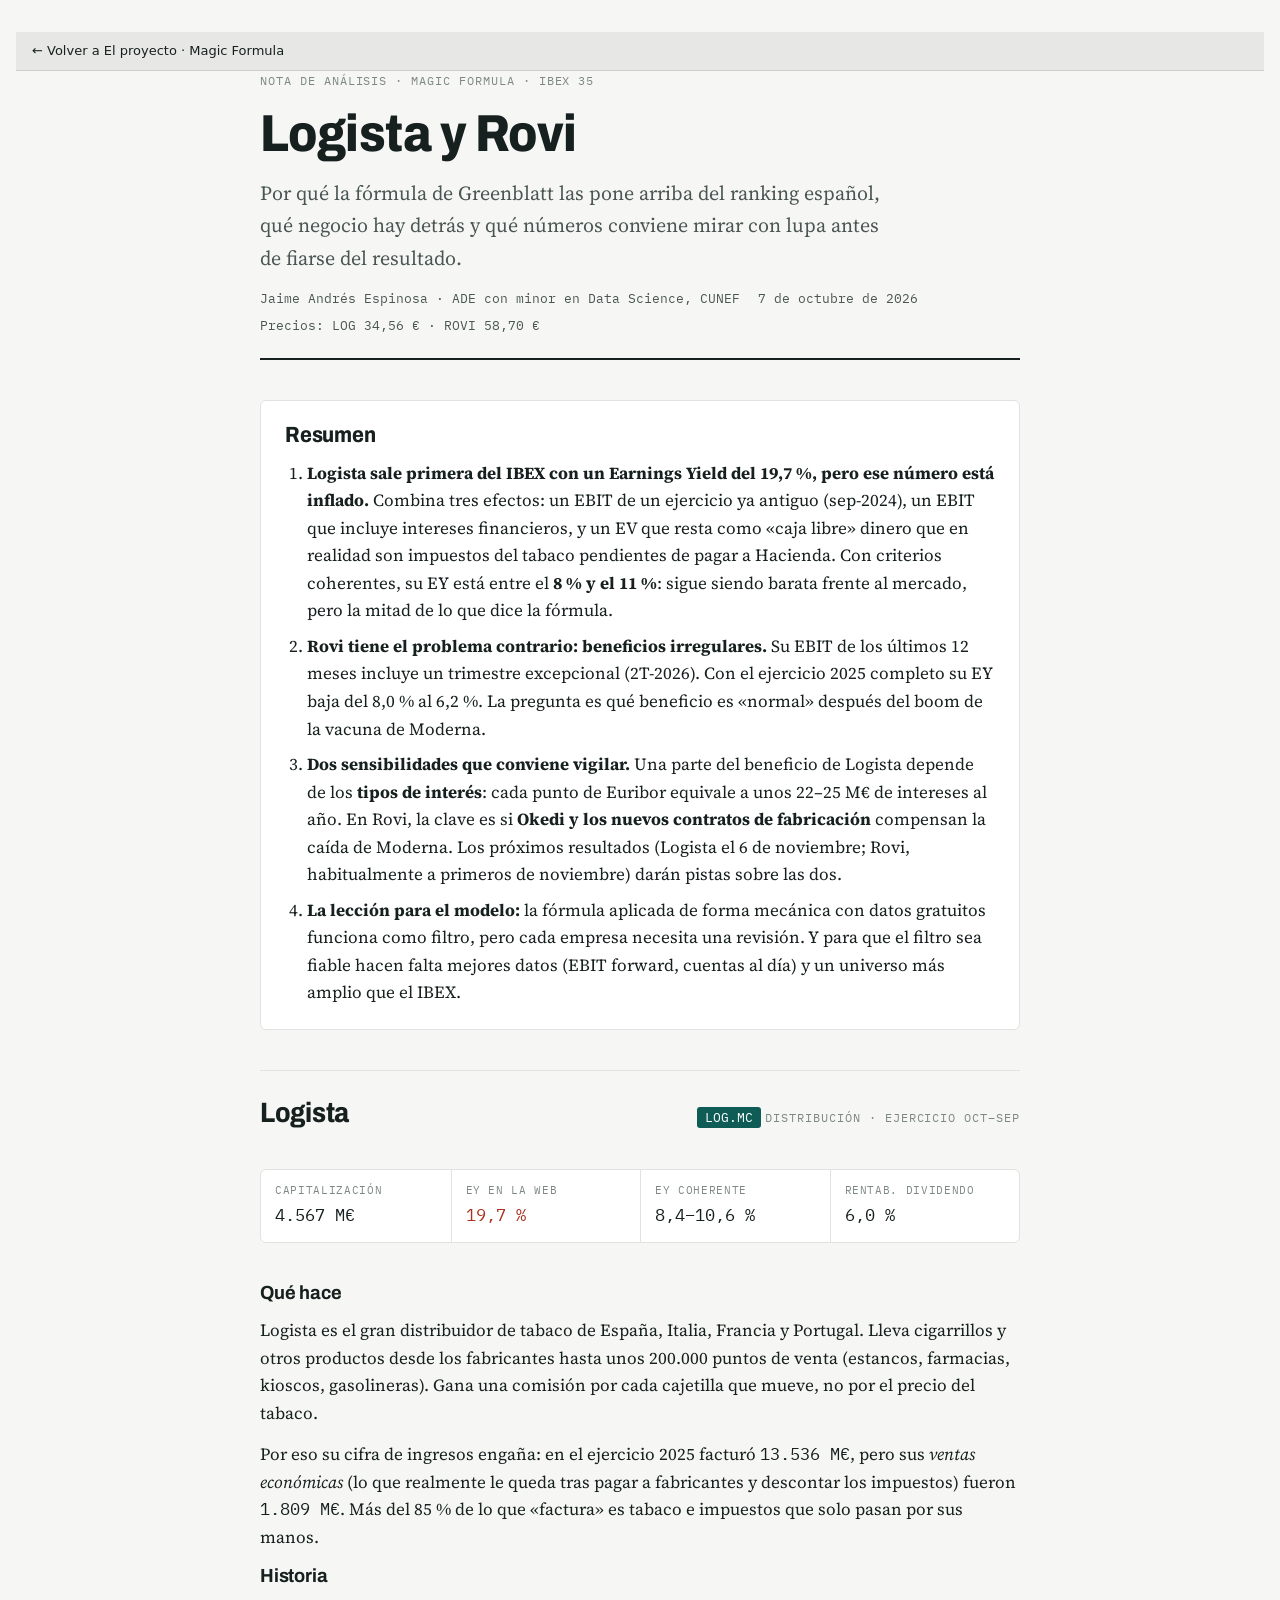
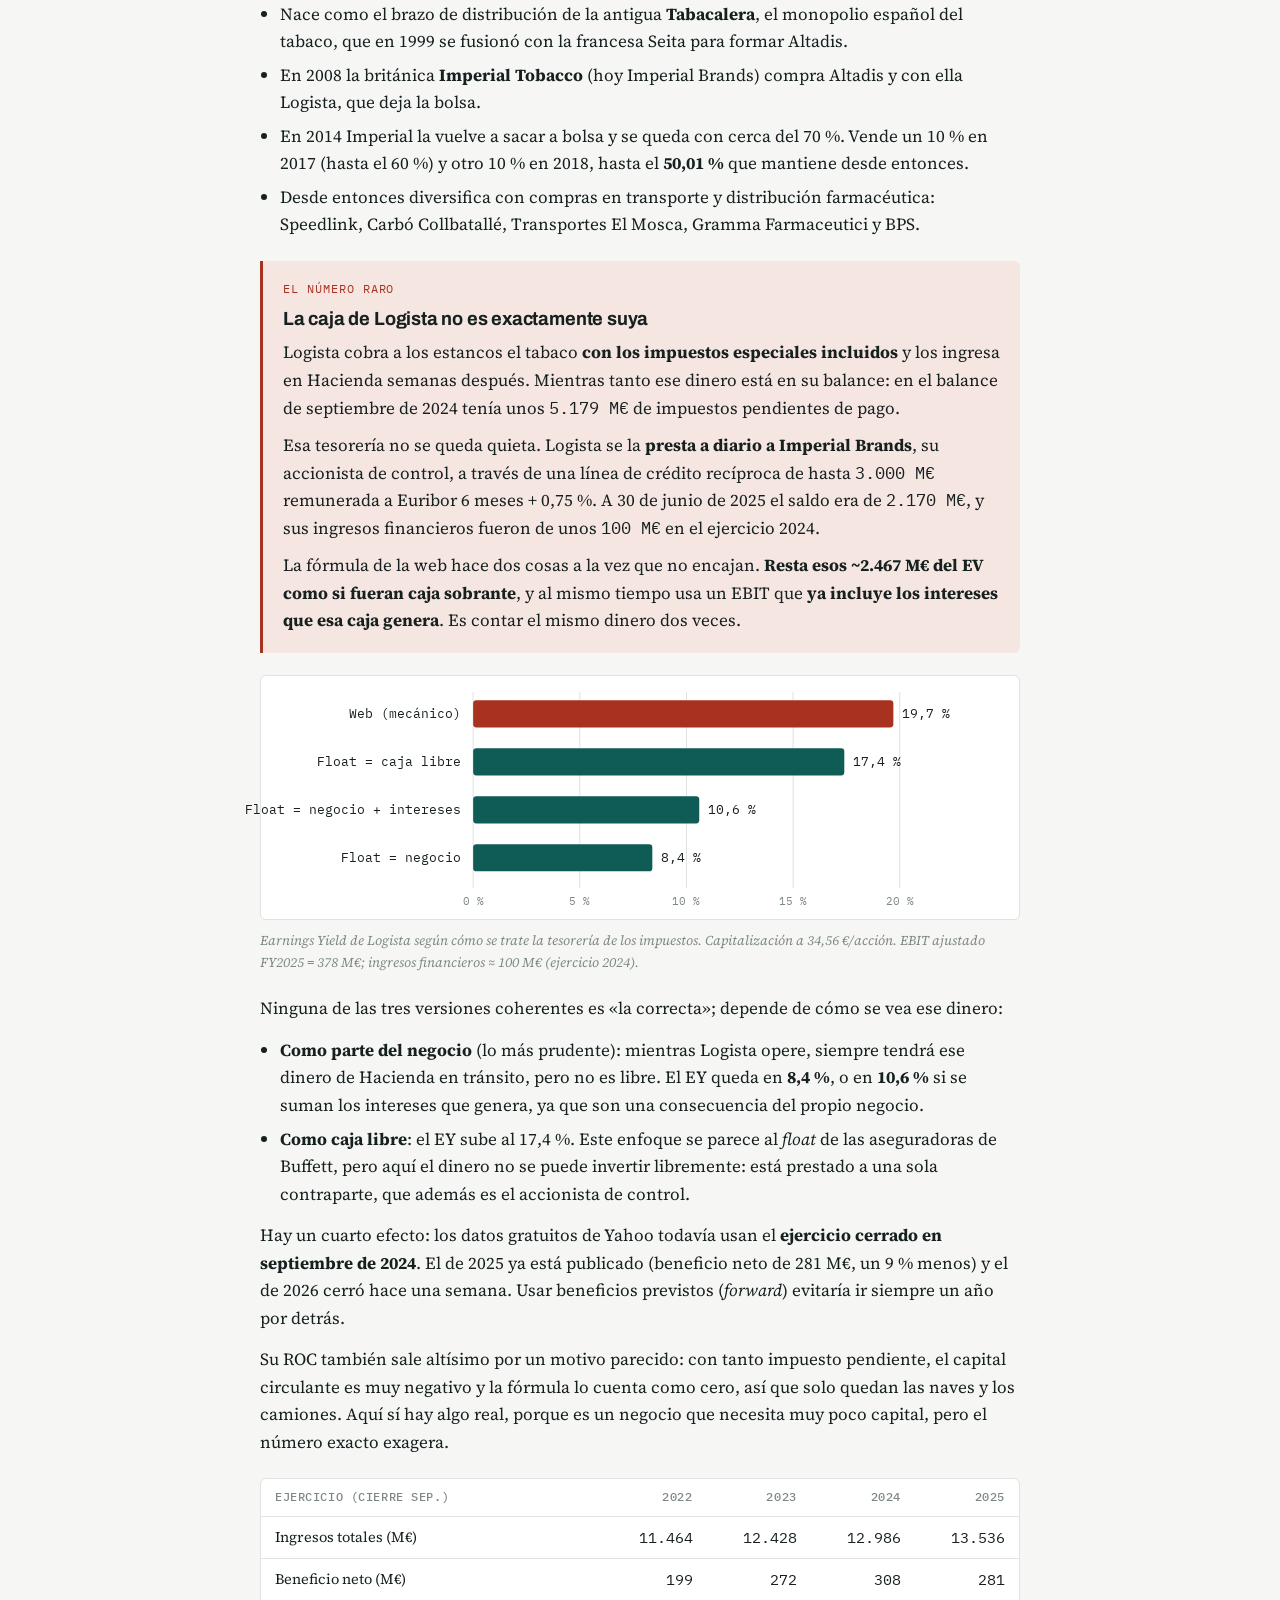
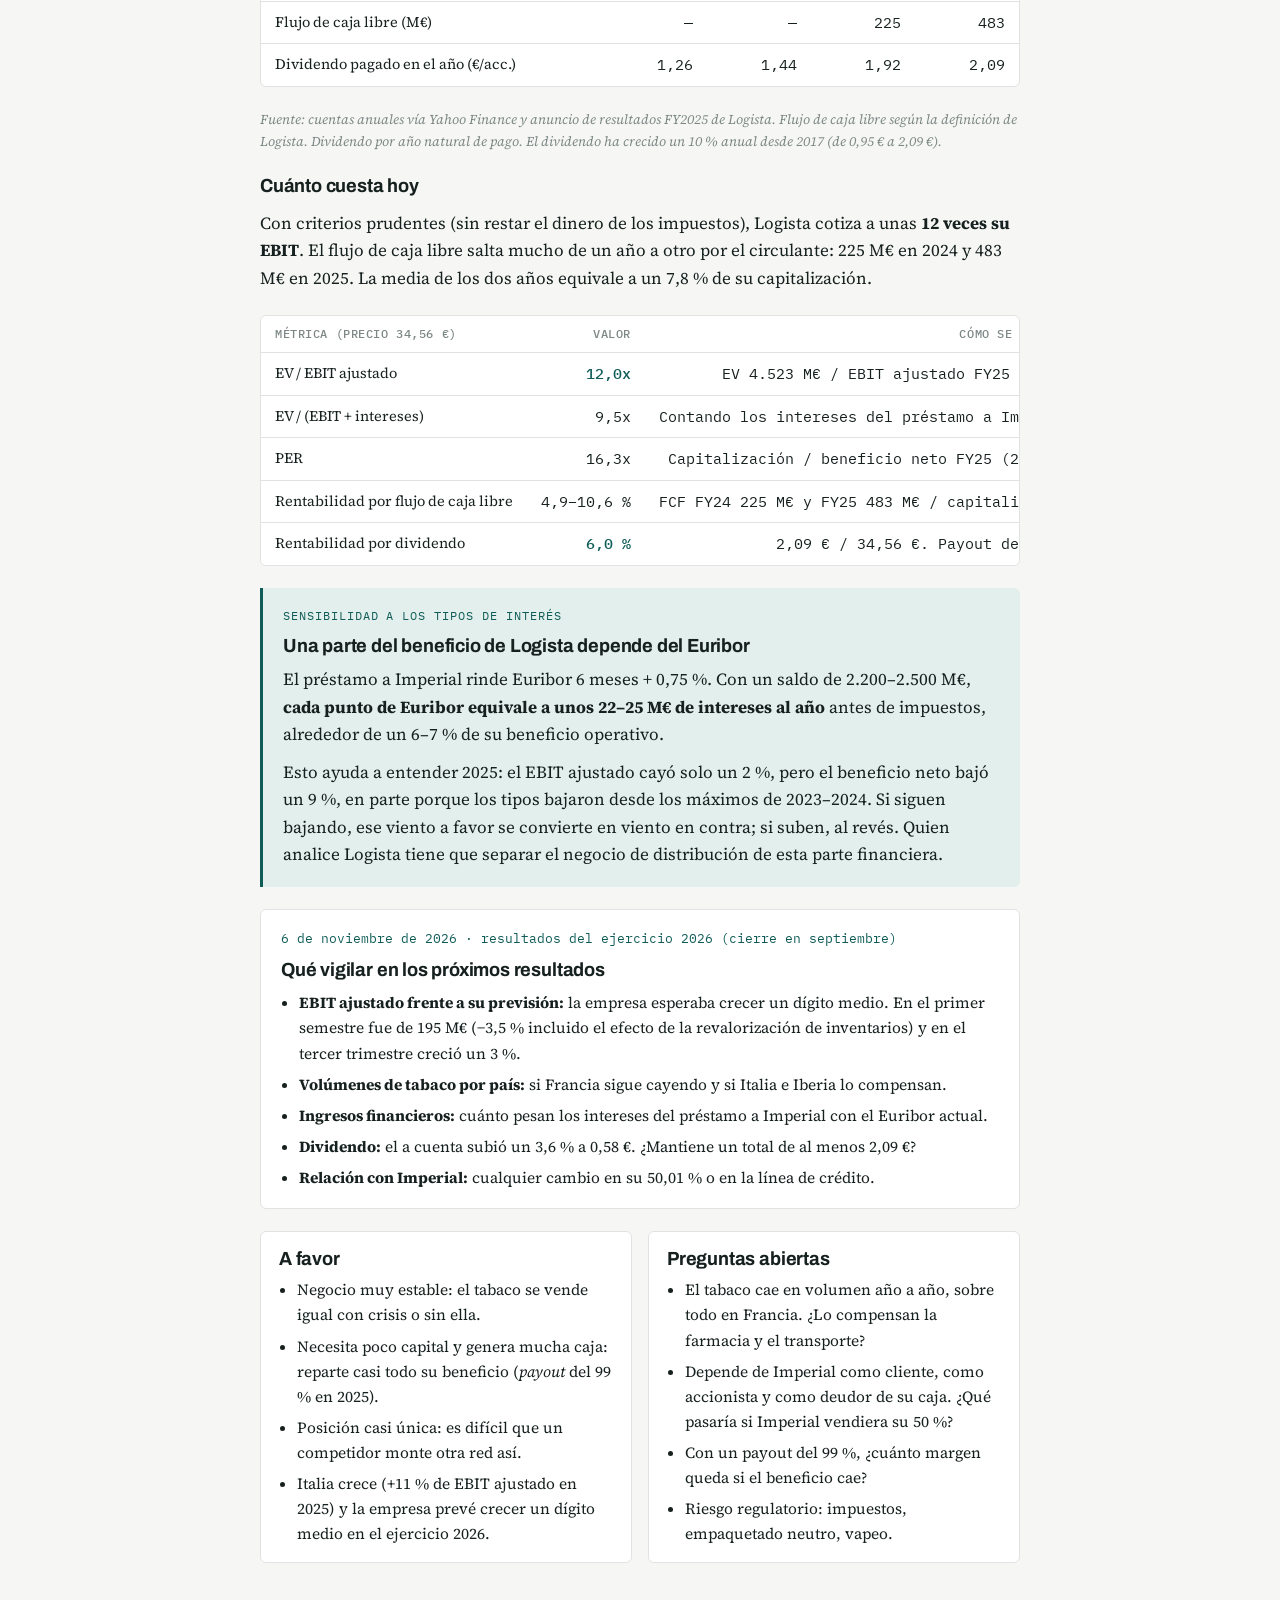
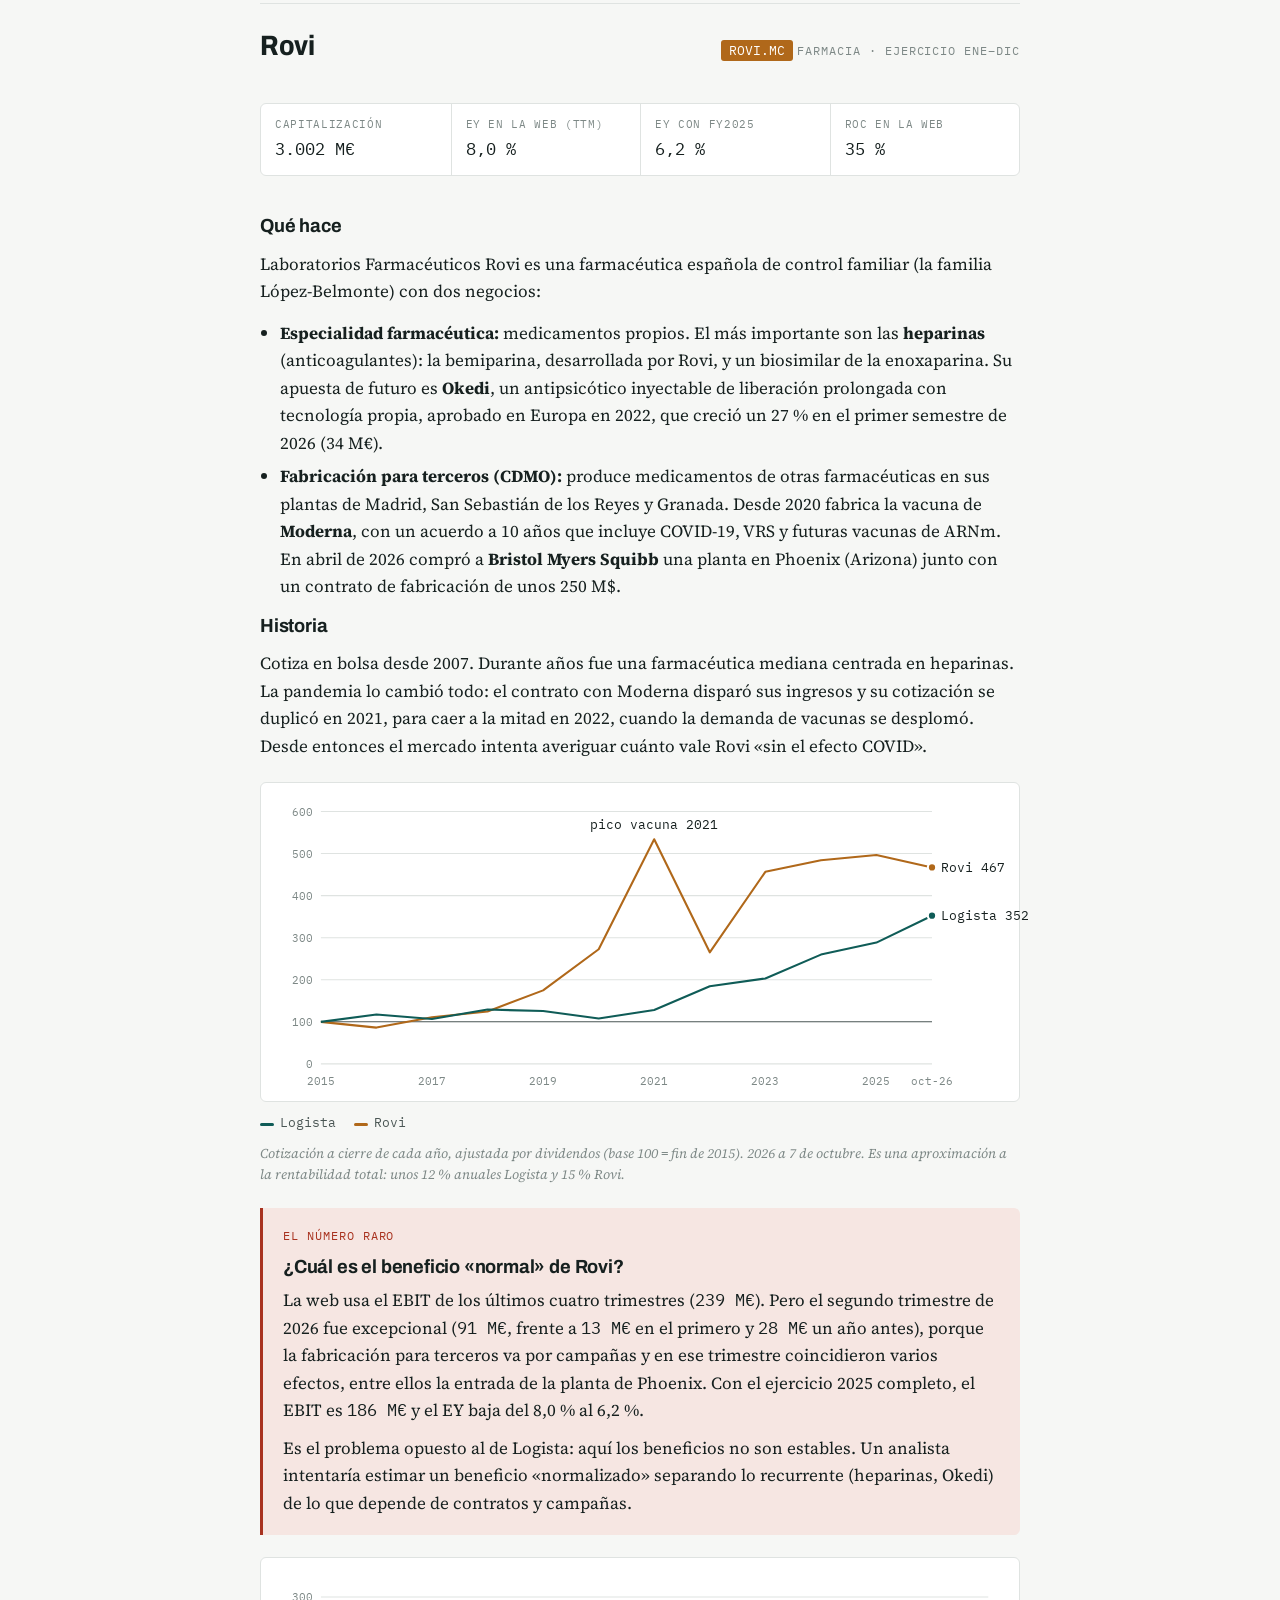
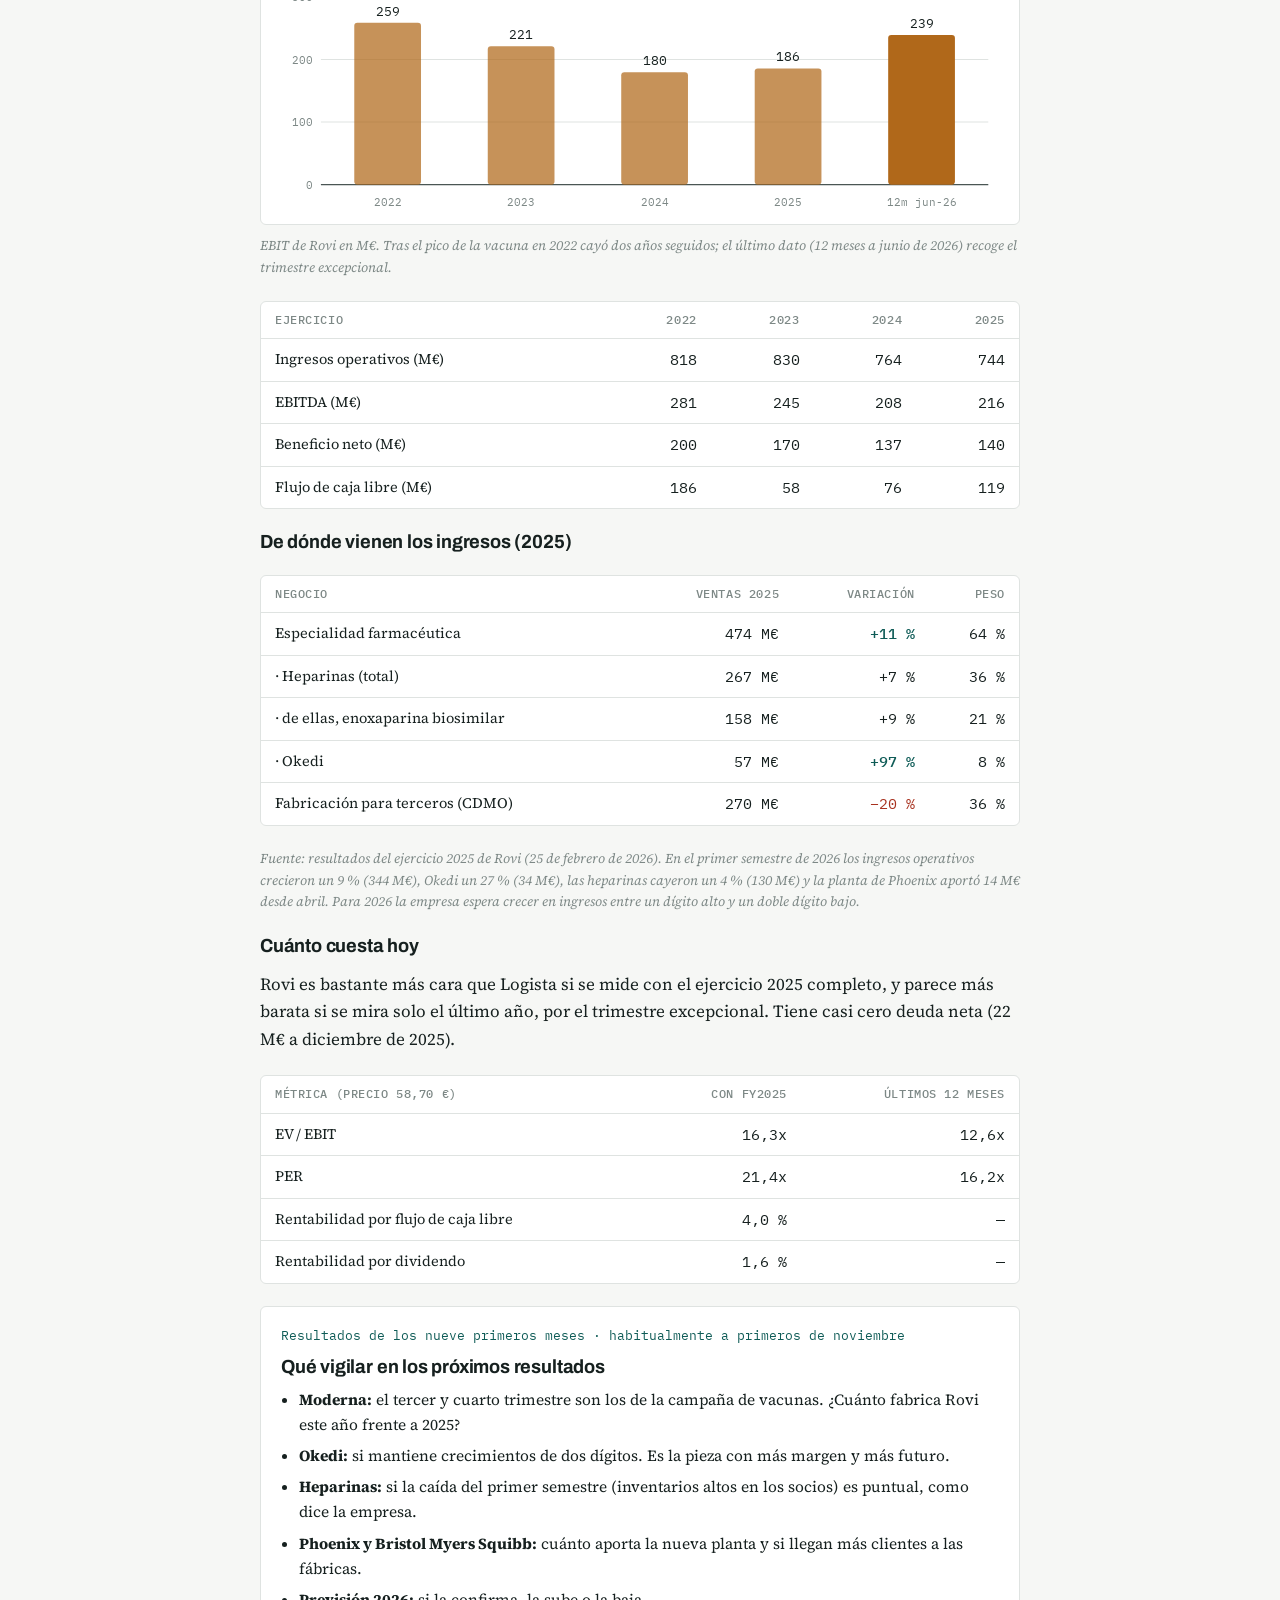
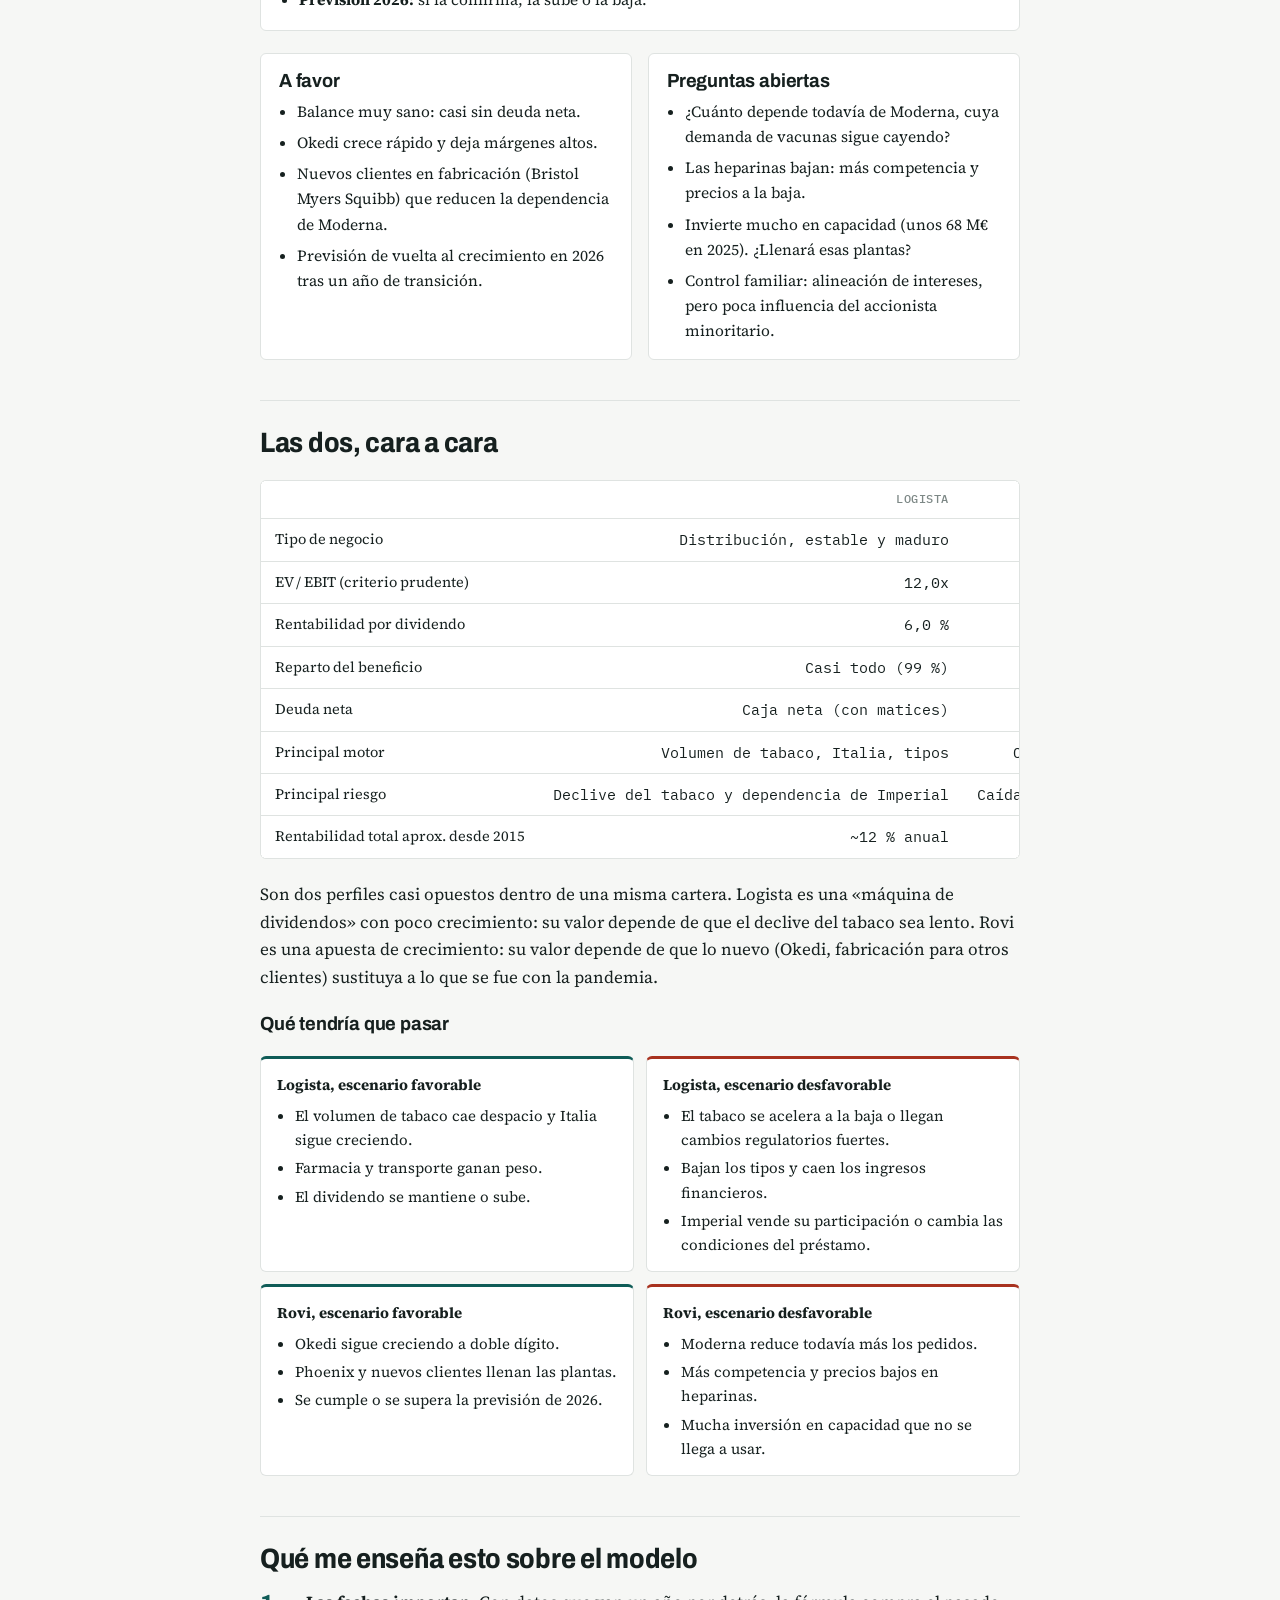
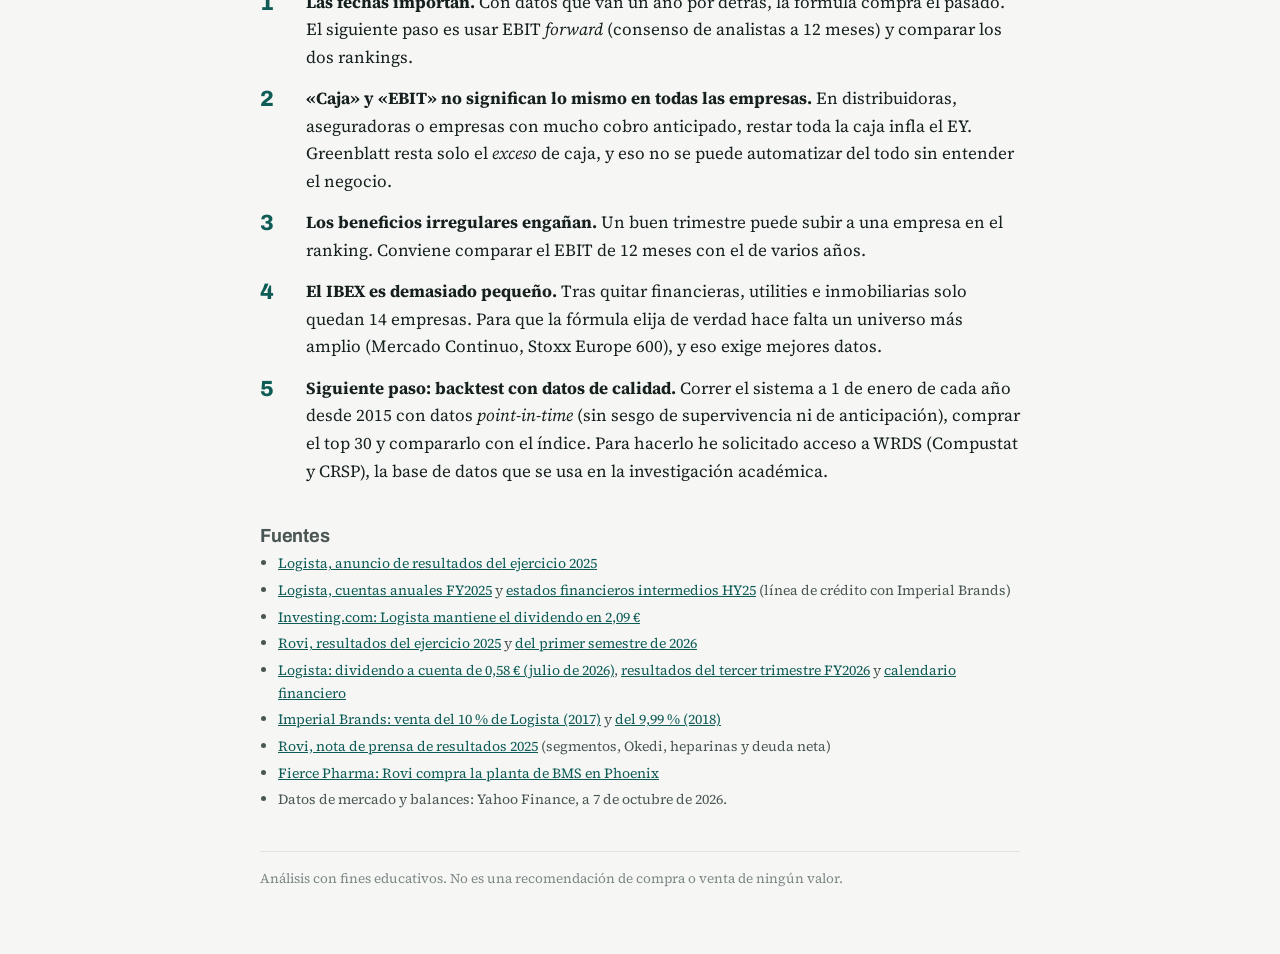
<file: static/informes/logista-rovi.html>
<!doctype html>
<html lang="es">
<head>
<meta charset="utf-8">
<meta name="viewport" content="width=device-width, initial-scale=1, viewport-fit=cover">
<style>body{margin:0}img{max-width:100%}[hidden]{display:none!important}</style>
<title>Logista y Rovi</title>
<link rel="preconnect" href="https://fonts.googleapis.com">
<link rel="preconnect" href="https://fonts.gstatic.com" crossorigin>
<link rel="stylesheet" href="https://fonts.googleapis.com/css2?family=Archivo:wdth,wght@75..125,500..800&family=Source+Serif+4:ital,opsz,wght@0,8..60,400;0,8..60,600;1,8..60,400&family=IBM+Plex+Mono:wght@400;500&display=swap">
<style>
/* Layout: nota de análisis de bróker, una columna de lectura con cajas de datos y gráficos a todo el ancho de la columna */
:root {
  --paper: #f6f7f5;
  --sheet: #ffffff;
  --ink: #16201f;
  --ink-2: #4a5654;
  --muted: #7d8886;
  --rule: #dfe3e1;
  --accent: #0f5c57;      /* verde petróleo: Logista / marca de la nota */
  --accent-soft: #e3efed;
  --second: #b0681a;      /* ámbar: Rovi */
  --warn: #a8321f;
  --warn-soft: #f6e6e2;
  --display: "Archivo", "Arial Narrow", system-ui, sans-serif;
  --body: "Source Serif 4", Georgia, "Times New Roman", serif;
  --mono: "IBM Plex Mono", ui-monospace, Consolas, monospace;
}
@media (prefers-color-scheme: dark) {
  :root:not([data-theme="light"]) {
    --paper: #0f1514; --sheet: #151d1c; --ink: #e5ecea; --ink-2: #aab6b3; --muted: #7b8885;
    --rule: #26302e; --accent: #4fb3a9; --accent-soft: #17302d; --second: #e0a25a;
    --warn: #ec8b78; --warn-soft: #3a211c; color-scheme: dark;
  }
}
:root[data-theme="dark"] {
  --paper: #0f1514; --sheet: #151d1c; --ink: #e5ecea; --ink-2: #aab6b3; --muted: #7b8885;
  --rule: #26302e; --accent: #4fb3a9; --accent-soft: #17302d; --second: #e0a25a;
  --warn: #ec8b78; --warn-soft: #3a211c; color-scheme: dark;
}
* { box-sizing: border-box; }
body { background: var(--paper); color: var(--ink); font: 17px/1.62 var(--body); padding-inline: 16px; padding-block: 32px 64px; }
.page { max-width: 760px; margin: 0 auto; display: flex; flex-direction: column; gap: 40px; }
h1, h2, h3 { font-family: var(--display); font-stretch: 88%; letter-spacing: -0.01em; line-height: 1.12; text-wrap: balance; margin: 0; }
h1 { font-size: clamp(34px, 6vw, 52px); font-weight: 800; }
h2 { font-size: 28px; font-weight: 750; }
h3 { font-size: 19px; font-weight: 700; font-stretch: 95%; }
p { margin: 0; }
.prose { display: flex; flex-direction: column; gap: 14px; }
.prose ul { margin: 0; padding-left: 20px; display: flex; flex-direction: column; gap: 6px; }
a { color: var(--accent); }
.mono, .num { font-family: var(--mono); font-variant-numeric: tabular-nums; }
.eyebrow { font-family: var(--mono); font-size: 12px; letter-spacing: .08em; text-transform: uppercase; color: var(--muted); }

/* cabecera */
header { display: flex; flex-direction: column; gap: 14px; border-bottom: 2px solid var(--ink); padding-bottom: 22px; }
.meta { display: flex; flex-wrap: wrap; gap: 6px 18px; font-family: var(--mono); font-size: 13px; color: var(--ink-2); }
.lede { font-size: 20px; color: var(--ink-2); max-width: 62ch; }

/* resumen */
.summary { background: var(--sheet); border: 1px solid var(--rule); border-radius: 6px; padding: 22px 24px; display: flex; flex-direction: column; gap: 12px; }
.summary ol { margin: 0; padding-left: 22px; display: flex; flex-direction: column; gap: 8px; }

/* ficha de empresa */
.company { display: flex; flex-direction: column; gap: 22px; }
.company-head { display: flex; flex-wrap: wrap; align-items: baseline; justify-content: space-between; gap: 6px 16px; border-top: 1px solid var(--rule); padding-top: 26px; }
.ticker { font-family: var(--mono); font-size: 13px; padding: 2px 8px; border-radius: 3px; color: var(--sheet); }
.ticker.log { background: var(--accent); }
.ticker.rovi { background: var(--second); }
.facts { display: grid; grid-template-columns: repeat(4, minmax(0, 1fr)); border: 1px solid var(--rule); border-radius: 6px; background: var(--sheet); }
.facts div { padding: 12px 14px; display: flex; flex-direction: column; gap: 2px; border-left: 1px solid var(--rule); }
.facts div:first-child { border-left: 0; }
.facts dt { font-family: var(--mono); font-size: 11px; letter-spacing: .06em; text-transform: uppercase; color: var(--muted); }
.facts dd { margin: 0; font-family: var(--mono); font-size: 17px; font-variant-numeric: tabular-nums; }
@media (max-width: 620px) {
  .facts { grid-template-columns: repeat(2, minmax(0, 1fr)); }
  .facts div:nth-child(3) { border-left: 0; }
  .facts div:nth-child(n+3) { border-top: 1px solid var(--rule); }
}

/* tablas */
.table-wrap { overflow-x: auto; border: 1px solid var(--rule); border-radius: 6px; background: var(--sheet); }
table { border-collapse: collapse; width: 100%; font-size: 14.5px; }
th, td { padding: 9px 14px; text-align: right; white-space: nowrap; border-bottom: 1px solid var(--rule); }
th:first-child, td:first-child { text-align: left; }
thead th { font-family: var(--mono); font-size: 11.5px; font-weight: 500; letter-spacing: .05em; text-transform: uppercase; color: var(--muted); }
tbody td { font-family: var(--mono); font-variant-numeric: tabular-nums; }
tbody td:first-child { font-family: var(--body); }
tbody tr:last-child td { border-bottom: 0; }
.caption { font-size: 13.5px; color: var(--muted); font-style: italic; }

/* caja del "número raro" */
.callout { border-left: 3px solid var(--warn); background: var(--warn-soft); padding: 18px 20px; border-radius: 0 6px 6px 0; display: flex; flex-direction: column; gap: 10px; }
.callout .eyebrow { color: var(--warn); }

/* gráficos */
figure { margin: 0; display: flex; flex-direction: column; gap: 10px; }
.chart { background: var(--sheet); border: 1px solid var(--rule); border-radius: 6px; padding: 16px 14px 10px; position: relative; }
.chart svg { display: block; width: 100%; height: auto; overflow: visible; }
.chart text { font-family: var(--mono); font-size: 11px; fill: var(--muted); }
.chart .lbl { fill: var(--ink); font-size: 12px; }
.chart .grid { stroke: var(--rule); stroke-width: 1; }
.chart .zero { stroke: var(--ink-2); stroke-width: 1; }
.legend { display: flex; flex-wrap: wrap; gap: 6px 18px; font-family: var(--mono); font-size: 12.5px; color: var(--ink-2); }
.legend i { display: inline-block; width: 14px; height: 3px; border-radius: 2px; vertical-align: middle; margin-right: 6px; }
.tip { position: absolute; pointer-events: none; background: var(--ink); color: var(--paper); font: 12px/1.4 var(--mono); padding: 6px 9px; border-radius: 4px; white-space: nowrap; transform: translate(-50%, calc(-100% - 10px)); }
.bar { transition: opacity .15s; }
.bar:hover { opacity: .8; }

/* listas de riesgos / preguntas */
.two { display: grid; grid-template-columns: 1fr 1fr; gap: 16px; }
.two > div { min-width: 0; background: var(--sheet); border: 1px solid var(--rule); border-radius: 6px; padding: 16px 18px; display: flex; flex-direction: column; gap: 8px; font-size: 15.5px; }
.two ul { margin: 0; padding-left: 18px; display: flex; flex-direction: column; gap: 6px; }
@media (max-width: 620px) { .two { grid-template-columns: 1fr; } }

.lessons { counter-reset: n; display: flex; flex-direction: column; gap: 14px; margin: 0; padding: 0; list-style: none; }
.lessons li { display: grid; grid-template-columns: 34px 1fr; gap: 12px; }
.lessons li::before { counter-increment: n; content: counter(n); font-family: var(--display); font-weight: 800; font-size: 22px; color: var(--accent); line-height: 1.3; }
.sources { font-size: 14px; color: var(--ink-2); display: flex; flex-direction: column; gap: 6px; }
.sources ul { margin: 0; padding-left: 18px; display: flex; flex-direction: column; gap: 4px; }
.watch { display: flex; flex-direction: column; gap: 10px; background: var(--sheet); border: 1px solid var(--rule); border-radius: 6px; padding: 18px 20px; }
.watch .when { font-family: var(--mono); font-size: 13px; color: var(--accent); }
.watch ul { margin: 0; padding-left: 18px; display: flex; flex-direction: column; gap: 6px; font-size: 15.5px; }
.scen { display: grid; grid-template-columns: 1fr 1fr; gap: 12px; }
.scen > div { min-width: 0; border-radius: 6px; padding: 14px 16px; font-size: 15px; display: flex; flex-direction: column; gap: 6px; border: 1px solid var(--rule); background: var(--sheet); }
.scen .up { border-top: 3px solid var(--accent); }
.scen .down { border-top: 3px solid var(--warn); }
.scen ul { margin: 0; padding-left: 18px; display: flex; flex-direction: column; gap: 4px; }
@media (max-width: 620px) { .scen { grid-template-columns: 1fr; } }
td.hl { color: var(--accent); font-weight: 500; }
footer { font-size: 13.5px; color: var(--muted); border-top: 1px solid var(--rule); padding-top: 16px; }
@media (prefers-reduced-motion: reduce) { * { transition: none !important; } }
</style>
</head>
<body>
<div style="font:500 13px/1.4 system-ui,-apple-system,Segoe UI,sans-serif;padding:10px 16px;background:rgba(127,127,127,.12);border-bottom:1px solid rgba(127,127,127,.25)"><a href="/proyecto#informes" style="color:inherit;text-decoration:none">&larr; Volver a El proyecto · Magic Formula</a></div>


<main class="page">
  <header>
    <span class="eyebrow">Nota de análisis · Magic Formula · IBEX 35</span>
    <h1>Logista y Rovi</h1>
    <p class="lede">Por qué la fórmula de Greenblatt las pone arriba del ranking español, qué negocio hay detrás y qué números conviene mirar con lupa antes de fiarse del resultado.</p>
    <div class="meta">
      <span>Jaime Andrés Espinosa · ADE con minor en Data Science, CUNEF</span>
      <span>7 de octubre de 2026</span>
      <span>Precios: LOG 34,56 € · ROVI 58,70 €</span>
    </div>
  </header>

  <section class="summary" aria-labelledby="resumen">
    <h2 id="resumen" style="font-size:22px">Resumen</h2>
    <ol>
      <li><strong>Logista sale primera del IBEX con un Earnings Yield del 19,7 %, pero ese número está inflado.</strong> Combina tres efectos: un EBIT de un ejercicio ya antiguo (sep-2024), un EBIT que incluye intereses financieros, y un EV que resta como «caja libre» dinero que en realidad son impuestos del tabaco pendientes de pagar a Hacienda. Con criterios coherentes, su EY está entre el <strong>8 % y el 11 %</strong>: sigue siendo barata frente al mercado, pero la mitad de lo que dice la fórmula.</li>
      <li><strong>Rovi tiene el problema contrario: beneficios irregulares.</strong> Su EBIT de los últimos 12 meses incluye un trimestre excepcional (2T-2026). Con el ejercicio 2025 completo su EY baja del 8,0 % al 6,2 %. La pregunta es qué beneficio es «normal» después del boom de la vacuna de Moderna.</li>
      <li><strong>Dos sensibilidades que conviene vigilar.</strong> Una parte del beneficio de Logista depende de los <strong>tipos de interés</strong>: cada punto de Euribor equivale a unos 22–25 M€ de intereses al año. En Rovi, la clave es si <strong>Okedi y los nuevos contratos de fabricación</strong> compensan la caída de Moderna. Los próximos resultados (Logista el 6 de noviembre; Rovi, habitualmente a primeros de noviembre) darán pistas sobre las dos.</li>
      <li><strong>La lección para el modelo:</strong> la fórmula aplicada de forma mecánica con datos gratuitos funciona como filtro, pero cada empresa necesita una revisión. Y para que el filtro sea fiable hacen falta mejores datos (EBIT forward, cuentas al día) y un universo más amplio que el IBEX.</li>
    </ol>
  </section>

  <!-- ================================================================== LOGISTA -->
  <section class="company" aria-labelledby="logista">
    <div class="company-head">
      <h2 id="logista">Logista</h2>
      <span><span class="ticker log">LOG.MC</span> <span class="eyebrow">Distribución · ejercicio oct–sep</span></span>
    </div>

    <dl class="facts">
      <div><dt>Capitalización</dt><dd>4.567 M€</dd></div>
      <div><dt>EY en la web</dt><dd style="color:var(--warn)">19,7 %</dd></div>
      <div><dt>EY coherente</dt><dd>8,4–10,6 %</dd></div>
      <div><dt>Rentab. dividendo</dt><dd>6,0 %</dd></div>
    </dl>

    <div class="prose">
      <h3>Qué hace</h3>
      <p>Logista es el gran distribuidor de tabaco de España, Italia, Francia y Portugal. Lleva cigarrillos y otros productos desde los fabricantes hasta unos 200.000 puntos de venta (estancos, farmacias, kioscos, gasolineras). Gana una comisión por cada cajetilla que mueve, no por el precio del tabaco.</p>
      <p>Por eso su cifra de ingresos engaña: en el ejercicio 2025 facturó <span class="num">13.536 M€</span>, pero sus <em>ventas económicas</em> (lo que realmente le queda tras pagar a fabricantes y descontar los impuestos) fueron <span class="num">1.809 M€</span>. Más del 85 % de lo que «factura» es tabaco e impuestos que solo pasan por sus manos.</p>
      <h3>Historia</h3>
      <ul>
        <li>Nace como el brazo de distribución de la antigua <strong>Tabacalera</strong>, el monopolio español del tabaco, que en 1999 se fusionó con la francesa Seita para formar Altadis.</li>
        <li>En 2008 la británica <strong>Imperial Tobacco</strong> (hoy Imperial Brands) compra Altadis y con ella Logista, que deja la bolsa.</li>
        <li>En 2014 Imperial la vuelve a sacar a bolsa y se queda con cerca del 70 %. Vende un 10 % en 2017 (hasta el 60 %) y otro 10 % en 2018, hasta el <strong>50,01 %</strong> que mantiene desde entonces.</li>
        <li>Desde entonces diversifica con compras en transporte y distribución farmacéutica: Speedlink, Carbó Collbatallé, Transportes El Mosca, Gramma Farmaceutici y BPS.</li>
      </ul>
    </div>

    <div class="callout" role="note">
      <span class="eyebrow">El número raro</span>
      <h3>La caja de Logista no es exactamente suya</h3>
      <p>Logista cobra a los estancos el tabaco <strong>con los impuestos especiales incluidos</strong> y los ingresa en Hacienda semanas después. Mientras tanto ese dinero está en su balance: en el balance de septiembre de 2024 tenía unos <span class="num">5.179 M€</span> de impuestos pendientes de pago.</p>
      <p>Esa tesorería no se queda quieta. Logista se la <strong>presta a diario a Imperial Brands</strong>, su accionista de control, a través de una línea de crédito recíproca de hasta <span class="num">3.000 M€</span> remunerada a Euribor 6 meses + 0,75 %. A 30 de junio de 2025 el saldo era de <span class="num">2.170 M€</span>, y sus ingresos financieros fueron de unos <span class="num">100 M€</span> en el ejercicio 2024.</p>
      <p>La fórmula de la web hace dos cosas a la vez que no encajan. <strong>Resta esos ~2.467 M€ del EV como si fueran caja sobrante</strong>, y al mismo tiempo usa un EBIT que <strong>ya incluye los intereses que esa caja genera</strong>. Es contar el mismo dinero dos veces.</p>
    </div>

    <figure>
      <div class="chart" id="ey-chart" role="img" aria-label="Earnings Yield de Logista según el criterio usado: 19,7 % en la web, 17,4 %, 10,6 % y 8,4 % con criterios coherentes"></div>
      <figcaption class="caption">Earnings Yield de Logista según cómo se trate la tesorería de los impuestos. Capitalización a 34,56 €/acción. EBIT ajustado FY2025 = 378 M€; ingresos financieros ≈ 100 M€ (ejercicio 2024).</figcaption>
    </figure>

    <div class="prose">
      <p>Ninguna de las tres versiones coherentes es «la correcta»; depende de cómo se vea ese dinero:</p>
      <ul>
        <li><strong>Como parte del negocio</strong> (lo más prudente): mientras Logista opere, siempre tendrá ese dinero de Hacienda en tránsito, pero no es libre. El EY queda en <strong>8,4 %</strong>, o en <strong>10,6 %</strong> si se suman los intereses que genera, ya que son una consecuencia del propio negocio.</li>
        <li><strong>Como caja libre</strong>: el EY sube al 17,4 %. Este enfoque se parece al <em>float</em> de las aseguradoras de Buffett, pero aquí el dinero no se puede invertir libremente: está prestado a una sola contraparte, que además es el accionista de control.</li>
      </ul>
      <p>Hay un cuarto efecto: los datos gratuitos de Yahoo todavía usan el <strong>ejercicio cerrado en septiembre de 2024</strong>. El de 2025 ya está publicado (beneficio neto de 281 M€, un 9 % menos) y el de 2026 cerró hace una semana. Usar beneficios previstos (<em>forward</em>) evitaría ir siempre un año por detrás.</p>
      <p>Su ROC también sale altísimo por un motivo parecido: con tanto impuesto pendiente, el capital circulante es muy negativo y la fórmula lo cuenta como cero, así que solo quedan las naves y los camiones. Aquí sí hay algo real, porque es un negocio que necesita muy poco capital, pero el número exacto exagera.</p>
    </div>

    <div class="table-wrap">
      <table>
        <thead><tr><th>Ejercicio (cierre sep.)</th><th>2022</th><th>2023</th><th>2024</th><th>2025</th></tr></thead>
        <tbody>
          <tr><td>Ingresos totales (M€)</td><td>11.464</td><td>12.428</td><td>12.986</td><td>13.536</td></tr>
          <tr><td>Beneficio neto (M€)</td><td>199</td><td>272</td><td>308</td><td>281</td></tr>
          <tr><td>Flujo de caja libre (M€)</td><td>—</td><td>—</td><td>225</td><td>483</td></tr>
          <tr><td>Dividendo pagado en el año (€/acc.)</td><td>1,26</td><td>1,44</td><td>1,92</td><td>2,09</td></tr>
        </tbody>
      </table>
    </div>
    <p class="caption">Fuente: cuentas anuales vía Yahoo Finance y anuncio de resultados FY2025 de Logista. Flujo de caja libre según la definición de Logista. Dividendo por año natural de pago. El dividendo ha crecido un 10 % anual desde 2017 (de 0,95 € a 2,09 €).</p>

    <div class="prose">
      <h3>Cuánto cuesta hoy</h3>
      <p>Con criterios prudentes (sin restar el dinero de los impuestos), Logista cotiza a unas <strong>12 veces su EBIT</strong>. El flujo de caja libre salta mucho de un año a otro por el circulante: 225 M€ en 2024 y 483 M€ en 2025. La media de los dos años equivale a un 7,8 % de su capitalización.</p>
    </div>
    <div class="table-wrap">
      <table>
        <thead><tr><th>Métrica (precio 34,56 €)</th><th>Valor</th><th>Cómo se calcula</th></tr></thead>
        <tbody>
          <tr><td>EV / EBIT ajustado</td><td class="hl">12,0x</td><td>EV 4.523 M€ / EBIT ajustado FY25 378 M€</td></tr>
          <tr><td>EV / (EBIT + intereses)</td><td>9,5x</td><td>Contando los intereses del préstamo a Imperial</td></tr>
          <tr><td>PER</td><td>16,3x</td><td>Capitalización / beneficio neto FY25 (281 M€)</td></tr>
          <tr><td>Rentabilidad por flujo de caja libre</td><td>4,9–10,6 %</td><td>FCF FY24 225 M€ y FY25 483 M€ / capitalización</td></tr>
          <tr><td>Rentabilidad por dividendo</td><td class="hl">6,0 %</td><td>2,09 € / 34,56 €. Payout del 99 %</td></tr>
        </tbody>
      </table>
    </div>

    <div class="callout" role="note" style="border-left-color:var(--accent);background:var(--accent-soft)">
      <span class="eyebrow" style="color:var(--accent)">Sensibilidad a los tipos de interés</span>
      <h3>Una parte del beneficio de Logista depende del Euribor</h3>
      <p>El préstamo a Imperial rinde Euribor 6 meses + 0,75 %. Con un saldo de 2.200–2.500 M€, <strong>cada punto de Euribor equivale a unos 22–25 M€ de intereses al año</strong> antes de impuestos, alrededor de un 6–7 % de su beneficio operativo.</p>
      <p>Esto ayuda a entender 2025: el EBIT ajustado cayó solo un 2 %, pero el beneficio neto bajó un 9 %, en parte porque los tipos bajaron desde los máximos de 2023–2024. Si siguen bajando, ese viento a favor se convierte en viento en contra; si suben, al revés. Quien analice Logista tiene que separar el negocio de distribución de esta parte financiera.</p>
    </div>

    <div class="watch">
      <span class="when">6 de noviembre de 2026 · resultados del ejercicio 2026 (cierre en septiembre)</span>
      <h3>Qué vigilar en los próximos resultados</h3>
      <ul>
        <li><strong>EBIT ajustado frente a su previsión:</strong> la empresa esperaba crecer un dígito medio. En el primer semestre fue de 195 M€ (−3,5 % incluido el efecto de la revalorización de inventarios) y en el tercer trimestre creció un 3 %.</li>
        <li><strong>Volúmenes de tabaco por país:</strong> si Francia sigue cayendo y si Italia e Iberia lo compensan.</li>
        <li><strong>Ingresos financieros:</strong> cuánto pesan los intereses del préstamo a Imperial con el Euribor actual.</li>
        <li><strong>Dividendo:</strong> el a cuenta subió un 3,6 % a 0,58 €. ¿Mantiene un total de al menos 2,09 €?</li>
        <li><strong>Relación con Imperial:</strong> cualquier cambio en su 50,01 % o en la línea de crédito.</li>
      </ul>
    </div>

    <div class="two">
      <div>
        <h3>A favor</h3>
        <ul>
          <li>Negocio muy estable: el tabaco se vende igual con crisis o sin ella.</li>
          <li>Necesita poco capital y genera mucha caja: reparte casi todo su beneficio (<em>payout</em> del 99 % en 2025).</li>
          <li>Posición casi única: es difícil que un competidor monte otra red así.</li>
          <li>Italia crece (+11 % de EBIT ajustado en 2025) y la empresa prevé crecer un dígito medio en el ejercicio 2026.</li>
        </ul>
      </div>
      <div>
        <h3>Preguntas abiertas</h3>
        <ul>
          <li>El tabaco cae en volumen año a año, sobre todo en Francia. ¿Lo compensan la farmacia y el transporte?</li>
          <li>Depende de Imperial como cliente, como accionista y como deudor de su caja. ¿Qué pasaría si Imperial vendiera su 50 %?</li>
          <li>Con un payout del 99 %, ¿cuánto margen queda si el beneficio cae?</li>
          <li>Riesgo regulatorio: impuestos, empaquetado neutro, vapeo.</li>
        </ul>
      </div>
    </div>
  </section>

  <!-- ================================================================== ROVI -->
  <section class="company" aria-labelledby="rovi">
    <div class="company-head">
      <h2 id="rovi">Rovi</h2>
      <span><span class="ticker rovi">ROVI.MC</span> <span class="eyebrow">Farmacia · ejercicio ene–dic</span></span>
    </div>

    <dl class="facts">
      <div><dt>Capitalización</dt><dd>3.002 M€</dd></div>
      <div><dt>EY en la web (TTM)</dt><dd>8,0 %</dd></div>
      <div><dt>EY con FY2025</dt><dd>6,2 %</dd></div>
      <div><dt>ROC en la web</dt><dd>35 %</dd></div>
    </dl>

    <div class="prose">
      <h3>Qué hace</h3>
      <p>Laboratorios Farmacéuticos Rovi es una farmacéutica española de control familiar (la familia López-Belmonte) con dos negocios:</p>
      <ul>
        <li><strong>Especialidad farmacéutica:</strong> medicamentos propios. El más importante son las <strong>heparinas</strong> (anticoagulantes): la bemiparina, desarrollada por Rovi, y un biosimilar de la enoxaparina. Su apuesta de futuro es <strong>Okedi</strong>, un antipsicótico inyectable de liberación prolongada con tecnología propia, aprobado en Europa en 2022, que creció un 27 % en el primer semestre de 2026 (34 M€).</li>
        <li><strong>Fabricación para terceros (CDMO):</strong> produce medicamentos de otras farmacéuticas en sus plantas de Madrid, San Sebastián de los Reyes y Granada. Desde 2020 fabrica la vacuna de <strong>Moderna</strong>, con un acuerdo a 10 años que incluye COVID-19, VRS y futuras vacunas de ARNm. En abril de 2026 compró a <strong>Bristol Myers Squibb</strong> una planta en Phoenix (Arizona) junto con un contrato de fabricación de unos 250 M$.</li>
      </ul>
      <h3>Historia</h3>
      <p>Cotiza en bolsa desde 2007. Durante años fue una farmacéutica mediana centrada en heparinas. La pandemia lo cambió todo: el contrato con Moderna disparó sus ingresos y su cotización se duplicó en 2021, para caer a la mitad en 2022, cuando la demanda de vacunas se desplomó. Desde entonces el mercado intenta averiguar cuánto vale Rovi «sin el efecto COVID».</p>
    </div>

    <figure>
      <div class="chart" id="price-chart" role="img" aria-label="Cotización de Logista y Rovi de 2015 a 2026, base 100 en 2015. Logista termina en 352 y Rovi en 467, con un pico de 534 en 2021"></div>
      <div class="legend"><span><i style="background:var(--accent)"></i>Logista</span><span><i style="background:var(--second)"></i>Rovi</span></div>
      <figcaption class="caption">Cotización a cierre de cada año, ajustada por dividendos (base 100 = fin de 2015). 2026 a 7 de octubre. Es una aproximación a la rentabilidad total: unos 12 % anuales Logista y 15 % Rovi.</figcaption>
    </figure>

    <div class="callout" role="note">
      <span class="eyebrow">El número raro</span>
      <h3>¿Cuál es el beneficio «normal» de Rovi?</h3>
      <p>La web usa el EBIT de los últimos cuatro trimestres (<span class="num">239 M€</span>). Pero el segundo trimestre de 2026 fue excepcional (<span class="num">91 M€</span>, frente a <span class="num">13 M€</span> en el primero y <span class="num">28 M€</span> un año antes), porque la fabricación para terceros va por campañas y en ese trimestre coincidieron varios efectos, entre ellos la entrada de la planta de Phoenix. Con el ejercicio 2025 completo, el EBIT es <span class="num">186 M€</span> y el EY baja del 8,0 % al 6,2 %.</p>
      <p>Es el problema opuesto al de Logista: aquí los beneficios no son estables. Un analista intentaría estimar un beneficio «normalizado» separando lo recurrente (heparinas, Okedi) de lo que depende de contratos y campañas.</p>
    </div>

    <figure>
      <div class="chart" id="ebit-chart" role="img" aria-label="EBIT de Rovi: 259 millones en 2022, 221 en 2023, 180 en 2024, 186 en 2025 y 239 en los últimos 12 meses a junio de 2026"></div>
      <figcaption class="caption">EBIT de Rovi en M€. Tras el pico de la vacuna en 2022 cayó dos años seguidos; el último dato (12 meses a junio de 2026) recoge el trimestre excepcional.</figcaption>
    </figure>

    <div class="table-wrap">
      <table>
        <thead><tr><th>Ejercicio</th><th>2022</th><th>2023</th><th>2024</th><th>2025</th></tr></thead>
        <tbody>
          <tr><td>Ingresos operativos (M€)</td><td>818</td><td>830</td><td>764</td><td>744</td></tr>
          <tr><td>EBITDA (M€)</td><td>281</td><td>245</td><td>208</td><td>216</td></tr>
          <tr><td>Beneficio neto (M€)</td><td>200</td><td>170</td><td>137</td><td>140</td></tr>
          <tr><td>Flujo de caja libre (M€)</td><td>186</td><td>58</td><td>76</td><td>119</td></tr>
        </tbody>
      </table>
    </div>

    <div class="prose">
      <h3>De dónde vienen los ingresos (2025)</h3>
    </div>
    <div class="table-wrap">
      <table>
        <thead><tr><th>Negocio</th><th>Ventas 2025</th><th>Variación</th><th>Peso</th></tr></thead>
        <tbody>
          <tr><td>Especialidad farmacéutica</td><td>474 M€</td><td class="hl">+11 %</td><td>64 %</td></tr>
          <tr><td>· Heparinas (total)</td><td>267 M€</td><td>+7 %</td><td>36 %</td></tr>
          <tr><td>· de ellas, enoxaparina biosimilar</td><td>158 M€</td><td>+9 %</td><td>21 %</td></tr>
          <tr><td>· Okedi</td><td>57 M€</td><td class="hl">+97 %</td><td>8 %</td></tr>
          <tr><td>Fabricación para terceros (CDMO)</td><td>270 M€</td><td style="color:var(--warn)">−20 %</td><td>36 %</td></tr>
        </tbody>
      </table>
    </div>
    <p class="caption">Fuente: resultados del ejercicio 2025 de Rovi (25 de febrero de 2026). En el primer semestre de 2026 los ingresos operativos crecieron un 9 % (344 M€), Okedi un 27 % (34 M€), las heparinas cayeron un 4 % (130 M€) y la planta de Phoenix aportó 14 M€ desde abril. Para 2026 la empresa espera crecer en ingresos entre un dígito alto y un doble dígito bajo.</p>

    <div class="prose">
      <h3>Cuánto cuesta hoy</h3>
      <p>Rovi es bastante más cara que Logista si se mide con el ejercicio 2025 completo, y parece más barata si se mira solo el último año, por el trimestre excepcional. Tiene casi cero deuda neta (22 M€ a diciembre de 2025).</p>
    </div>
    <div class="table-wrap">
      <table>
        <thead><tr><th>Métrica (precio 58,70 €)</th><th>Con FY2025</th><th>Últimos 12 meses</th></tr></thead>
        <tbody>
          <tr><td>EV / EBIT</td><td>16,3x</td><td>12,6x</td></tr>
          <tr><td>PER</td><td>21,4x</td><td>16,2x</td></tr>
          <tr><td>Rentabilidad por flujo de caja libre</td><td>4,0 %</td><td>—</td></tr>
          <tr><td>Rentabilidad por dividendo</td><td>1,6 %</td><td>—</td></tr>
        </tbody>
      </table>
    </div>

    <div class="watch">
      <span class="when">Resultados de los nueve primeros meses · habitualmente a primeros de noviembre</span>
      <h3>Qué vigilar en los próximos resultados</h3>
      <ul>
        <li><strong>Moderna:</strong> el tercer y cuarto trimestre son los de la campaña de vacunas. ¿Cuánto fabrica Rovi este año frente a 2025?</li>
        <li><strong>Okedi:</strong> si mantiene crecimientos de dos dígitos. Es la pieza con más margen y más futuro.</li>
        <li><strong>Heparinas:</strong> si la caída del primer semestre (inventarios altos en los socios) es puntual, como dice la empresa.</li>
        <li><strong>Phoenix y Bristol Myers Squibb:</strong> cuánto aporta la nueva planta y si llegan más clientes a las fábricas.</li>
        <li><strong>Previsión 2026:</strong> si la confirma, la sube o la baja.</li>
      </ul>
    </div>

    <div class="two">
      <div>
        <h3>A favor</h3>
        <ul>
          <li>Balance muy sano: casi sin deuda neta.</li>
          <li>Okedi crece rápido y deja márgenes altos.</li>
          <li>Nuevos clientes en fabricación (Bristol Myers Squibb) que reducen la dependencia de Moderna.</li>
          <li>Previsión de vuelta al crecimiento en 2026 tras un año de transición.</li>
        </ul>
      </div>
      <div>
        <h3>Preguntas abiertas</h3>
        <ul>
          <li>¿Cuánto depende todavía de Moderna, cuya demanda de vacunas sigue cayendo?</li>
          <li>Las heparinas bajan: más competencia y precios a la baja.</li>
          <li>Invierte mucho en capacidad (unos 68 M€ en 2025). ¿Llenará esas plantas?</li>
          <li>Control familiar: alineación de intereses, pero poca influencia del accionista minoritario.</li>
        </ul>
      </div>
    </div>
  </section>

  <!-- ================================================================== CARA A CARA -->
  <section class="company" aria-labelledby="cara">
    <div class="company-head">
      <h2 id="cara">Las dos, cara a cara</h2>
    </div>
    <div class="table-wrap">
      <table>
        <thead><tr><th></th><th>Logista</th><th>Rovi</th></tr></thead>
        <tbody>
          <tr><td>Tipo de negocio</td><td>Distribución, estable y maduro</td><td>Farmacia, con crecimiento y altibajos</td></tr>
          <tr><td>EV / EBIT (criterio prudente)</td><td>12,0x</td><td>16,3x (FY25) · 12,6x (12m)</td></tr>
          <tr><td>Rentabilidad por dividendo</td><td>6,0 %</td><td>1,6 %</td></tr>
          <tr><td>Reparto del beneficio</td><td>Casi todo (99 %)</td><td>Una parte; reinvierte en plantas</td></tr>
          <tr><td>Deuda neta</td><td>Caja neta (con matices)</td><td>Casi nula</td></tr>
          <tr><td>Principal motor</td><td>Volumen de tabaco, Italia, tipos</td><td>Okedi y nuevos contratos de fabricación</td></tr>
          <tr><td>Principal riesgo</td><td>Declive del tabaco y dependencia de Imperial</td><td>Caída de Moderna y competencia en heparinas</td></tr>
          <tr><td>Rentabilidad total aprox. desde 2015</td><td>~12 % anual</td><td>~15 % anual, con mucha más volatilidad</td></tr>
        </tbody>
      </table>
    </div>
    <p class="prose">Son dos perfiles casi opuestos dentro de una misma cartera. Logista es una «máquina de dividendos» con poco crecimiento: su valor depende de que el declive del tabaco sea lento. Rovi es una apuesta de crecimiento: su valor depende de que lo nuevo (Okedi, fabricación para otros clientes) sustituya a lo que se fue con la pandemia.</p>

    <h3>Qué tendría que pasar</h3>
    <div class="scen">
      <div class="up"><strong>Logista, escenario favorable</strong><ul><li>El volumen de tabaco cae despacio y Italia sigue creciendo.</li><li>Farmacia y transporte ganan peso.</li><li>El dividendo se mantiene o sube.</li></ul></div>
      <div class="down"><strong>Logista, escenario desfavorable</strong><ul><li>El tabaco se acelera a la baja o llegan cambios regulatorios fuertes.</li><li>Bajan los tipos y caen los ingresos financieros.</li><li>Imperial vende su participación o cambia las condiciones del préstamo.</li></ul></div>
      <div class="up"><strong>Rovi, escenario favorable</strong><ul><li>Okedi sigue creciendo a doble dígito.</li><li>Phoenix y nuevos clientes llenan las plantas.</li><li>Se cumple o se supera la previsión de 2026.</li></ul></div>
      <div class="down"><strong>Rovi, escenario desfavorable</strong><ul><li>Moderna reduce todavía más los pedidos.</li><li>Más competencia y precios bajos en heparinas.</li><li>Mucha inversión en capacidad que no se llega a usar.</li></ul></div>
    </div>
  </section>

  <!-- ================================================================== LECCIONES -->
  <section class="prose" aria-labelledby="lecciones" style="border-top:1px solid var(--rule);padding-top:26px">
    <h2 id="lecciones">Qué me enseña esto sobre el modelo</h2>
    <ol class="lessons">
      <li><div><strong>Las fechas importan.</strong> Con datos que van un año por detrás, la fórmula compra el pasado. El siguiente paso es usar EBIT <em>forward</em> (consenso de analistas a 12 meses) y comparar los dos rankings.</div></li>
      <li><div><strong>«Caja» y «EBIT» no significan lo mismo en todas las empresas.</strong> En distribuidoras, aseguradoras o empresas con mucho cobro anticipado, restar toda la caja infla el EY. Greenblatt resta solo el <em>exceso</em> de caja, y eso no se puede automatizar del todo sin entender el negocio.</div></li>
      <li><div><strong>Los beneficios irregulares engañan.</strong> Un buen trimestre puede subir a una empresa en el ranking. Conviene comparar el EBIT de 12 meses con el de varios años.</div></li>
      <li><div><strong>El IBEX es demasiado pequeño.</strong> Tras quitar financieras, utilities e inmobiliarias solo quedan 14 empresas. Para que la fórmula elija de verdad hace falta un universo más amplio (Mercado Continuo, Stoxx Europe 600), y eso exige mejores datos.</div></li>
      <li><div><strong>Siguiente paso: backtest con datos de calidad.</strong> Correr el sistema a 1 de enero de cada año desde 2015 con datos <em>point-in-time</em> (sin sesgo de supervivencia ni de anticipación), comprar el top 30 y compararlo con el índice. Para hacerlo he solicitado acceso a WRDS (Compustat y CRSP), la base de datos que se usa en la investigación académica.</div></li>
    </ol>
  </section>

  <section class="sources" aria-labelledby="fuentes">
    <h3 id="fuentes">Fuentes</h3>
    <ul>
      <li><a href="https://www.logista.com/content/dam/documents/logista-corporate/other-relevant-information/es/2025/Anuncio%20de%20Resultados%20FY25%20VF.pdf">Logista, anuncio de resultados del ejercicio 2025</a></li>
      <li><a href="https://www.logista.com/content/dam/documents/logista-corporate/economic-financial-information/financial-reports/es/4.%20CCAA%20Logista%20Integral%20S.A.%20FY2025.pdf">Logista, cuentas anuales FY2025</a> y <a href="https://www.logista.com/content/dam/documents/logista-corporate/economic-financial-information/financial-reports/es/Logista%20EEFF%20intermedios%20condensados%20HY25.pdf">estados financieros intermedios HY25</a> (línea de crédito con Imperial Brands)</li>
      <li><a href="https://www.investing.com/news/earnings/logista-maintains-dividend-at-eur209-offers-7-yield-93CH-4337978">Investing.com: Logista mantiene el dividendo en 2,09 €</a></li>
      <li><a href="https://www.rovi.es/sites/default/files/rovi_presentation_vdef_3_0.pdf">Rovi, resultados del ejercicio 2025</a> y <a href="https://rovi.es/sites/default/files/h1_2026_results_press_release_def.pdf">del primer semestre de 2026</a></li>
      <li><a href="https://www.logista.com/en/home/media/press-releases/20260724.html">Logista: dividendo a cuenta de 0,58 € (julio de 2026)</a>, <a href="https://www.logista.com/content/dam/documents/logista-corporate/economic-financial-information/results-presentations/en/2026/Results%20Announcement%20Q3-2026%20VF.pdf">resultados del tercer trimestre FY2026</a> y <a href="https://www.logista.com/en/home/investors-shareholders/financial-calendar.html">calendario financiero</a></li>
      <li><a href="https://www.investegate.co.uk/announcement/rns/imperial-brands--imb/proposed-sell-down-of-minority-stake-in-logista/5141405">Imperial Brands: venta del 10 % de Logista (2017)</a> y <a href="https://www.investegate.co.uk/announcement/rns/imperial-brands--imb/proposed-sell-down-of-minority-stake-in-logista/5443028">del 9,99 % (2018)</a></li>
      <li><a href="https://www.rovi.es/sites/default/files/rovi_results_press_release_vdef_3.pdf">Rovi, nota de prensa de resultados 2025</a> (segmentos, Okedi, heparinas y deuda neta)</li>
      <li><a href="https://www.fiercepharma.com/manufacturing/rovi-acquires-bms-phoenix-facility-part-250m-manufacturing-deal">Fierce Pharma: Rovi compra la planta de BMS en Phoenix</a></li>
      <li>Datos de mercado y balances: Yahoo Finance, a 7 de octubre de 2026.</li>
    </ul>
  </section>

  <footer>Análisis con fines educativos. No es una recomendación de compra o venta de ningún valor.</footer>
</main>

<script>
(function () {
  const css = (v) => getComputedStyle(document.documentElement).getPropertyValue(v).trim();
  const fmt = (v, d = 1) => v.toLocaleString("es-ES", { minimumFractionDigits: d, maximumFractionDigits: d });

  function tip(box) {
    let t = box.querySelector(".tip");
    if (!t) { t = document.createElement("div"); t.className = "tip"; t.hidden = true; box.appendChild(t); }
    return t;
  }

  // --- Barras horizontales: EY de Logista
  function eyChart() {
    const box = document.getElementById("ey-chart");
    const data = [
      { l: "Web (mecánico)", s: "EBIT FY24 con intereses / EV restando toda la caja", v: 19.7, warn: true },
      { l: "Float = caja libre", s: "EBIT ajustado FY25 / EV restando la caja", v: 17.4 },
      { l: "Float = negocio + intereses", s: "EBIT FY25 + intereses / EV sin restar el float", v: 10.6 },
      { l: "Float = negocio", s: "EBIT ajustado FY25 / EV sin restar el float", v: 8.4 },
    ];
    const W = 700, rowH = 46, padL = 190, padR = 60, H = data.length * rowH + 24;
    const max = 22, x = (v) => padL + (v / max) * (W - padL - padR);
    let s = `<svg viewBox="0 0 ${W} ${H}">`;
    [0, 5, 10, 15, 20].forEach((g) => {
      s += `<line class="grid" x1="${x(g)}" x2="${x(g)}" y1="0" y2="${H - 20}"/><text x="${x(g)}" y="${H - 4}" text-anchor="middle">${g} %</text>`;
    });
    data.forEach((d, i) => {
      const y = i * rowH + 8, h = 26;
      s += `<text class="lbl" x="${padL - 12}" y="${y + h / 2 + 4}" text-anchor="end">${d.l}</text>`;
      s += `<rect class="bar" data-i="${i}" x="${padL}" y="${y}" width="${x(d.v) - padL}" height="${h}" rx="3" fill="${d.warn ? css("--warn") : css("--accent")}"/>`;
      s += `<text class="lbl" x="${x(d.v) + 8}" y="${y + h / 2 + 4}">${fmt(d.v)} %</text>`;
    });
    box.innerHTML = s + "</svg>";
    const t = tip(box);
    box.querySelectorAll("rect.bar").forEach((r) => {
      r.addEventListener("mouseenter", () => {
        const d = data[+r.dataset.i], br = r.getBoundingClientRect(), bb = box.getBoundingClientRect();
        t.textContent = `${d.s}: ${fmt(d.v)} %`;
        t.style.left = `${Math.min(bb.width - 120, Math.max(120, br.left - bb.left + br.width / 2))}px`;
        t.style.top = `${br.top - bb.top}px`;
        t.hidden = false;
      });
      r.addEventListener("mouseleave", () => (t.hidden = true));
    });
  }

  // --- Líneas: cotización base 100
  function priceChart() {
    const box = document.getElementById("price-chart");
    const years = [2015, 2016, 2017, 2018, 2019, 2020, 2021, 2022, 2023, 2024, 2025, 2026];
    const L = [9.81, 11.51, 10.48, 12.66, 12.33, 10.6, 12.57, 18.1, 19.91, 25.5, 28.29, 34.56];
    const R = [12.57, 10.85, 13.92, 15.64, 21.96, 34.26, 67.14, 33.35, 57.42, 60.83, 62.41, 58.7];
    const li = L.map((v) => (v / L[0]) * 100), ri = R.map((v) => (v / R[0]) * 100);
    const W = 700, H = 280, padL = 44, padR = 70, padT = 12, padB = 26;
    const x = (i) => padL + (i / (years.length - 1)) * (W - padL - padR);
    const y = (v) => padT + (1 - v / 600) * (H - padT - padB);
    let s = `<svg viewBox="0 0 ${W} ${H}">`;
    [0, 100, 200, 300, 400, 500, 600].forEach((g) => {
      s += `<line class="${g === 100 ? "zero" : "grid"}" x1="${padL}" x2="${W - padR}" y1="${y(g)}" y2="${y(g)}"/><text x="${padL - 8}" y="${y(g) + 4}" text-anchor="end">${g}</text>`;
    });
    years.forEach((yr, i) => { if (i % 2 === 0 || i === years.length - 1) s += `<text x="${x(i)}" y="${H - 6}" text-anchor="middle">${yr === 2026 ? "oct-26" : yr}</text>`; });
    const path = (a) => a.map((v, i) => `${i ? "L" : "M"}${x(i).toFixed(1)},${y(v).toFixed(1)}`).join("");
    s += `<path d="${path(ri)}" fill="none" stroke="${css("--second")}" stroke-width="2" stroke-linejoin="round"/>`;
    s += `<path d="${path(li)}" fill="none" stroke="${css("--accent")}" stroke-width="2" stroke-linejoin="round"/>`;
    const n = years.length - 1;
    s += `<circle cx="${x(n)}" cy="${y(li[n])}" r="4" fill="${css("--accent")}" stroke="${css("--sheet")}" stroke-width="2"/>`;
    s += `<circle cx="${x(n)}" cy="${y(ri[n])}" r="4" fill="${css("--second")}" stroke="${css("--sheet")}" stroke-width="2"/>`;
    s += `<text class="lbl" x="${x(n) + 9}" y="${y(li[n]) + 4}">Logista ${Math.round(li[n])}</text>`;
    s += `<text class="lbl" x="${x(n) + 9}" y="${y(ri[n]) + 4}">Rovi ${Math.round(ri[n])}</text>`;
    s += `<text class="lbl" x="${x(6)}" y="${y(ri[6]) - 10}" text-anchor="middle">pico vacuna 2021</text>`;
    s += `<line id="pc-x" class="zero" y1="${padT}" y2="${H - padB}" stroke-dasharray="3 3" visibility="hidden"/>`;
    s += `<rect x="${padL}" y="0" width="${W - padL - padR}" height="${H}" fill="transparent" id="pc-hit"/></svg>`;
    box.innerHTML = s;
    const t = tip(box), svg = box.querySelector("svg"), cross = box.querySelector("#pc-x");
    const move = (ev) => {
      const e = ev.touches ? ev.touches[0] : ev, r = svg.getBoundingClientRect();
      const vx = ((e.clientX - r.left) / r.width) * W;
      const i = Math.max(0, Math.min(n, Math.round(((vx - padL) / (W - padL - padR)) * n)));
      cross.setAttribute("x1", x(i)); cross.setAttribute("x2", x(i)); cross.setAttribute("visibility", "visible");
      t.innerHTML = `${years[i] === 2026 ? "7 oct 2026" : "Fin " + years[i]} · Logista ${Math.round(li[i])} (${fmt(L[i], 2)} €) · Rovi ${Math.round(ri[i])} (${fmt(R[i], 2)} €)`;
      const bb = box.getBoundingClientRect();
      t.style.left = `${Math.min(bb.width - 200, Math.max(200, (x(i) / W) * r.width + (r.left - bb.left)))}px`;
      t.style.top = `${(y(Math.max(li[i], ri[i])) / H) * r.height + (r.top - bb.top)}px`;
      t.hidden = false;
    };
    const hit = box.querySelector("#pc-hit");
    hit.addEventListener("mousemove", move);
    hit.addEventListener("touchmove", move, { passive: true });
    hit.addEventListener("mouseleave", () => { t.hidden = true; cross.setAttribute("visibility", "hidden"); });
  }

  // --- Columnas: EBIT de Rovi
  function ebitChart() {
    const box = document.getElementById("ebit-chart");
    const data = [["2022", 258.6], ["2023", 221.1], ["2024", 179.7], ["2025", 185.8], ["12m jun-26", 239.2]];
    const W = 700, H = 230, padL = 44, padR = 16, padT = 22, padB = 28;
    const bw = (W - padL - padR) / data.length;
    const y = (v) => padT + (1 - v / 300) * (H - padT - padB);
    let s = `<svg viewBox="0 0 ${W} ${H}">`;
    [0, 100, 200, 300].forEach((g) => { s += `<line class="${g ? "grid" : "zero"}" x1="${padL}" x2="${W - padR}" y1="${y(g)}" y2="${y(g)}"/><text x="${padL - 8}" y="${y(g) + 4}" text-anchor="end">${g}</text>`; });
    data.forEach(([k, v], i) => {
      const cx = padL + bw * i + bw / 2, w = Math.min(64, bw * 0.55), last = i === data.length - 1;
      s += `<rect class="bar" x="${cx - w / 2}" y="${y(v)}" width="${w}" height="${y(0) - y(v)}" rx="3" fill="${css("--second")}" opacity="${last ? 1 : 0.72}"><title>${k}: ${fmt(v)} M€</title></rect>`;
      s += `<text class="lbl" x="${cx}" y="${y(v) - 7}" text-anchor="middle">${Math.round(v)}</text>`;
      s += `<text x="${cx}" y="${H - 8}" text-anchor="middle">${k}</text>`;
    });
    box.innerHTML = s + "</svg>";
  }

  const draw = () => { eyChart(); priceChart(); ebitChart(); };
  draw();
  matchMedia("(prefers-color-scheme: dark)").addEventListener?.("change", draw);
  new MutationObserver(draw).observe(document.documentElement, { attributes: true, attributeFilter: ["data-theme"] });
})();
</script>

</body>
</html>
</file>
<file: static/style.css>
:root {
  --bg: #f6f7f9;
  --surface: #ffffff;
  --surface-2: #f1f3f6;
  --border: #e3e6eb;
  --text: #0f172a;
  --text-2: #475569;
  --muted: #8a94a6;
  --accent: #2557d6;
  --accent-soft: rgba(37, 87, 214, .10);
  --up: #0f9d63;
  --down: #d93a3a;
  --up-soft: rgba(15, 157, 99, .12);
  --down-soft: rgba(217, 58, 58, .12);
  --brand-bg: #101828;
  --shadow: 0 1px 2px rgba(16, 24, 40, .05), 0 1px 3px rgba(16, 24, 40, .06);
  --shadow-lg: 0 20px 50px rgba(16, 24, 40, .18);
  --radius: 12px;
  --mono: "JetBrains Mono", ui-monospace, SFMono-Regular, Consolas, monospace;
  --sans: "Inter", system-ui, -apple-system, "Segoe UI", sans-serif;
}
:root[data-theme="dark"] {
  --bg: #0a0e15;
  --surface: #10161f;
  --surface-2: #161d28;
  --border: #222b38;
  --text: #e6eaf0;
  --text-2: #a3adbb;
  --muted: #6b7686;
  --accent: #6e9bff;
  --accent-soft: rgba(110, 155, 255, .14);
  --up: #34d399;
  --down: #f87171;
  --up-soft: rgba(52, 211, 153, .14);
  --down-soft: rgba(248, 113, 113, .14);
  --brand-bg: #1a2433;
  --shadow: 0 1px 2px rgba(0, 0, 0, .3);
  --shadow-lg: 0 24px 60px rgba(0, 0, 0, .55);
}

* { box-sizing: border-box; }
html { -webkit-text-size-adjust: 100%; }
body {
  margin: 0;
  background: var(--bg);
  color: var(--text);
  font: 14px/1.5 var(--sans);
  font-feature-settings: "cv11", "ss01";
  -webkit-font-smoothing: antialiased;
}
a { color: var(--accent); text-decoration: none; }
h1, h2, h3 { letter-spacing: -.01em; margin: 0; }
.wrap { max-width: 1320px; margin: 0 auto; padding: 0 24px; }
.num, .mono { font-family: var(--mono); font-variant-numeric: tabular-nums; }
[hidden] { display: none !important; }

/* ---------- top bar */
.topbar {
  position: sticky; top: 0; z-index: 20;
  background: color-mix(in srgb, var(--surface) 88%, transparent);
  backdrop-filter: saturate(160%) blur(10px);
  border-bottom: 1px solid var(--border);
}
.topbar-inner { display: flex; align-items: center; gap: 28px; height: 60px; }
.brand { display: flex; align-items: center; gap: 10px; color: var(--text); }
.brand span { display: flex; flex-direction: column; line-height: 1.15; }
.brand strong { font-size: 15px; }
.brand small { font-size: 11px; color: var(--muted); letter-spacing: .02em; }
.mainnav { display: flex; gap: 4px; }
.mainnav a {
  color: var(--text-2); padding: 7px 12px; border-radius: 8px; font-weight: 500;
}
.mainnav a:hover { background: var(--surface-2); color: var(--text); }
.mainnav a.active { background: var(--accent-soft); color: var(--accent); }
.status { margin-left: auto; display: flex; align-items: center; gap: 10px; font-size: 12px; color: var(--text-2); }
.mkt, .live { display: inline-flex; align-items: center; gap: 6px; white-space: nowrap; }
.mkt i, .live i { width: 7px; height: 7px; border-radius: 50%; background: var(--muted); }
.mkt.open i { background: var(--up); }
.mkt { padding: 3px 8px; border: 1px solid var(--border); border-radius: 999px; }
.live i { background: var(--up); box-shadow: 0 0 0 0 var(--up); animation: pulse 2s infinite; }
.live.stale i { background: #e0a100; animation: none; }
.live.err i { background: var(--down); animation: none; }
@keyframes pulse {
  0% { box-shadow: 0 0 0 0 color-mix(in srgb, var(--up) 60%, transparent); }
  70% { box-shadow: 0 0 0 7px transparent; }
  100% { box-shadow: 0 0 0 0 transparent; }
}
.icon-btn {
  display: inline-grid; place-items: center; width: 34px; height: 34px;
  border: 1px solid var(--border); border-radius: 8px;
  background: var(--surface); color: var(--text-2); cursor: pointer;
}
.icon-btn:hover { color: var(--text); background: var(--surface-2); }

/* ---------- universe bar */
.universe-bar { display: flex; align-items: center; gap: 20px; flex-wrap: wrap; margin: 24px 0 18px; }
.seg {
  display: inline-flex; padding: 3px; gap: 2px;
  background: var(--surface-2); border: 1px solid var(--border); border-radius: 10px;
}
.seg button {
  border: 0; background: transparent; color: var(--text-2); cursor: pointer;
  font: 500 13px var(--sans); padding: 7px 14px; border-radius: 7px; white-space: nowrap;
}
.seg button small { color: var(--muted); font-weight: 400; margin-left: 6px; }
.seg button:hover { color: var(--text); }
.seg button.active { background: var(--surface); color: var(--text); box-shadow: var(--shadow); }
.seg.small button { padding: 4px 10px; font-size: 12px; }
.progress { display: flex; align-items: center; gap: 10px; font-size: 12px; color: var(--text-2); }
.progress-bar { width: 160px; height: 5px; border-radius: 3px; background: var(--surface-2); overflow: hidden; }
.progress-bar span { display: block; height: 100%; background: var(--accent); width: 0; transition: width .4s; }

/* ---------- KPIs */
.kpis { display: grid; grid-template-columns: repeat(4, minmax(0, 1fr)); gap: 12px; margin-bottom: 16px; }
.kpi {
  background: var(--surface); border: 1px solid var(--border); border-radius: var(--radius);
  padding: 14px 16px; box-shadow: var(--shadow);
}
.kpi .label { font-size: 12px; color: var(--text-2); }
.kpi .value { font: 600 24px/1.3 var(--mono); margin-top: 4px; letter-spacing: -.02em; }
.kpi .sub { font-size: 12px; color: var(--muted); margin-top: 2px; }

/* ---------- controls */
.controls { display: flex; align-items: flex-end; gap: 12px; flex-wrap: wrap; margin-bottom: 14px; }
.ctl { display: flex; flex-direction: column; gap: 4px; font-size: 12px; color: var(--text-2); font-weight: 500; }
.ctl.grow { flex: 1 1 200px; }
select, input[type="search"], input[type="number"] {
  height: 36px; padding: 0 10px; min-width: 130px;
  font: 14px var(--sans); color: var(--text);
  background: var(--surface); border: 1px solid var(--border); border-radius: 8px;
}
select:focus, input:focus { outline: 2px solid var(--accent-soft); border-color: var(--accent); }
.check { display: inline-flex; align-items: center; gap: 6px; height: 36px; font-size: 13px; color: var(--text-2); cursor: pointer; }
.check input { accent-color: var(--accent); }
.btn {
  display: inline-flex; align-items: center; gap: 6px; height: 36px; padding: 0 14px;
  font: 500 13px var(--sans); color: var(--text); cursor: pointer;
  background: var(--surface); border: 1px solid var(--border); border-radius: 8px;
}
.btn:hover { background: var(--surface-2); }
.btn.ghost { margin-top: 8px; }

/* ---------- table */
.table-card, .card {
  background: var(--surface); border: 1px solid var(--border);
  border-radius: var(--radius); box-shadow: var(--shadow);
}
.card { padding: 18px; }
.table-scroll { overflow-x: auto; }
table.grid { width: 100%; border-collapse: collapse; font-size: 13px; }
.grid th {
  position: sticky; top: 0; text-align: left; white-space: nowrap;
  font: 600 11px var(--sans); text-transform: uppercase; letter-spacing: .04em;
  color: var(--muted); padding: 11px 12px; background: var(--surface-2);
  border-bottom: 1px solid var(--border); cursor: pointer; user-select: none;
}
.grid th.num, .grid td.num { text-align: right; }
.grid th.sorted { color: var(--text); }
.grid th.sorted::after { content: " ↑"; }
.grid th.sorted.desc::after { content: " ↓"; }
.grid td { padding: 10px 12px; border-bottom: 1px solid var(--border); white-space: nowrap; }
.grid tbody tr { cursor: pointer; transition: background .15s; }
.grid tbody tr:hover { background: var(--surface-2); }
.grid tbody tr:last-child td { border-bottom: 0; }
.grid tr.excluded { opacity: .5; }
.co { display: flex; flex-direction: column; line-height: 1.25; }
.co b { font: 600 13px var(--mono); }
.co span { color: var(--text-2); font-size: 12px; max-width: 240px; overflow: hidden; text-overflow: ellipsis; }
.rank {
  display: inline-grid; place-items: center; min-width: 28px; height: 24px; padding: 0 6px;
  border-radius: 6px; font: 600 12px var(--mono); background: var(--surface-2); color: var(--text-2);
}
.rank.top { background: var(--accent-soft); color: var(--accent); }
.pos { color: var(--up); }
.neg { color: var(--down); }
.pill {
  display: inline-block; padding: 2px 8px; border-radius: 999px; font-size: 11px;
  background: var(--surface-2); color: var(--text-2);
}
.metric { display: inline-flex; align-items: center; gap: 8px; justify-content: flex-end; }
.metric .bar { width: 46px; height: 4px; background: var(--surface-2); border-radius: 2px; overflow: hidden; }
.metric .bar span { display: block; height: 100%; background: var(--accent); border-radius: 2px; }
.flash-up { animation: flashUp 1.4s ease-out; }
.flash-down { animation: flashDown 1.4s ease-out; }
@keyframes flashUp { from { background: var(--up-soft); } to { background: transparent; } }
@keyframes flashDown { from { background: var(--down-soft); } to { background: transparent; } }
.table-foot { padding: 10px 14px; font-size: 12px; color: var(--muted); border-top: 1px solid var(--border); }
.empty { padding: 48px 16px; text-align: center; color: var(--text-2); }
.skeleton td span {
  display: block; height: 12px; border-radius: 4px;
  background: linear-gradient(90deg, var(--surface-2), var(--border), var(--surface-2));
  background-size: 200% 100%; animation: shimmer 1.3s infinite;
}
@keyframes shimmer { to { background-position: -200% 0; } }

/* ---------- portfolio */
.panel-head { margin-bottom: 18px; }
.panel-head h1 { font-size: 22px; }
.lead { color: var(--text-2); max-width: 760px; margin: 6px 0 0; font-size: 15px; }
.portfolio-grid { display: grid; grid-template-columns: minmax(0, 2fr) minmax(260px, 1fr); gap: 16px; align-items: start; }
.card h3 { font-size: 14px; margin-bottom: 14px; }
.bars { display: flex; flex-direction: column; gap: 10px; }
.bars .row { display: grid; grid-template-columns: 1fr auto; gap: 4px 10px; font-size: 13px; }
.bars .track { grid-column: 1 / -1; height: 6px; background: var(--surface-2); border-radius: 3px; overflow: hidden; }
.bars .track span { display: block; height: 100%; background: var(--accent); border-radius: 3px; }
.bars .row b { font: 500 12px var(--mono); color: var(--text-2); }

/* ---------- simulation */
.btn.primary { background: var(--accent); border-color: var(--accent); color: #fff; }
.btn.primary:hover { filter: brightness(1.08); background: var(--accent); }
.btn.ghost-danger { color: var(--down); }
.sim-create { margin-bottom: 16px; }
.sim-create .controls { margin: 12px 0 0; }
.sim-create-head h3 { margin-bottom: 4px; }
.sim-create-head .note { margin: 0; }
#s-empty { margin-top: 0; }
.sim-list-wrap { margin-bottom: 14px; overflow-x: auto; }
.sim-head { display: flex; justify-content: space-between; align-items: flex-start; gap: 12px; flex-wrap: wrap; margin: 6px 0 14px; }
.sim-head h2 { font-size: 20px; }
.sim-head .note { margin: 4px 0 0; }
.sim-actions { display: flex; gap: 8px; }
.chart.tall { height: 300px; margin: 8px 0; }
.chart .zero-line { stroke: var(--text-2); stroke-width: 1; opacity: .5; }
.chart .line.port { stroke: var(--accent); }
.chart .line.bench { stroke: var(--muted); stroke-dasharray: 5 4; }
.chart .port-dot { fill: var(--accent); }
.chart .bench-dot { fill: var(--muted); }
.sim-legend { display: flex; gap: 18px; flex-wrap: wrap; font-size: 13px; color: var(--text-2); }
.sim-legend span { display: inline-flex; align-items: center; gap: 7px; }
.sim-legend b { font-family: var(--mono); color: var(--text); font-weight: 600; }
.sim-legend .sw { width: 18px; height: 0; border-top: 2px solid var(--accent); }
.sim-legend .sw.bench { border-top: 2px dashed var(--muted); }

.sim-next { font-size: 13.5px; color: var(--text-2); margin: 16px 0 6px; }
.section-title { font-size: 13px; text-transform: uppercase; letter-spacing: .04em; color: var(--muted); margin: 18px 0 10px; }
.pill.buy { background: var(--up-soft); color: var(--up); }
.pill.sell { background: var(--down-soft); color: var(--down); }
#s-kind-note { margin: 10px 0 0; }

/* ---------- acceso */
.btn.small { height: 32px; padding: 0 12px; font-size: 12.5px; }
.modal-scrim { position: fixed; inset: 0; z-index: 70; background: rgba(5, 10, 20, .5); display: grid; place-items: center; padding: 16px; }
.modal { position: relative; width: min(420px, 100%); padding: 26px 24px 22px; box-shadow: var(--shadow-lg); }
.modal h2 { font-size: 19px; margin-bottom: 6px; }
.modal form { display: flex; flex-direction: column; gap: 12px; margin-top: 16px; }
.modal input[type="email"] { width: 100%; min-width: 0; }
.modal .btn { justify-content: center; }
.modal-close { position: absolute; top: 12px; right: 12px; }
.note.error { color: var(--down); }

/* ---------- methodology */
.prose { max-width: 860px; padding-bottom: 20px; }
.prose h1 { font-size: 26px; margin-bottom: 6px; }
.prose h2 { font-size: 18px; margin: 32px 0 10px; }
.prose p, .prose li { color: var(--text-2); font-size: 15px; line-height: 1.65; }
.prose strong { color: var(--text); }
.formula-cards { display: grid; grid-template-columns: 1fr 1fr; gap: 14px; margin-top: 24px; }
.formula h3 { font-size: 16px; margin: 8px 0 12px; }
.formula p { font-size: 13.5px; margin: 12px 0 0; }
.tag { font-size: 11px; font-weight: 600; text-transform: uppercase; letter-spacing: .05em; color: var(--accent); }
.eq { display: flex; align-items: center; gap: 10px; font: 500 14px var(--mono); padding: 14px; background: var(--surface-2); border-radius: 8px; }
.frac { display: inline-flex; flex-direction: column; text-align: center; font-size: 12.5px; }
.frac span:first-child { border-bottom: 1px solid var(--text-2); padding-bottom: 3px; }
.frac span:last-child { padding-top: 3px; }
.steps { padding-left: 20px; }
.steps li { margin-bottom: 8px; }
.disclaimer { margin-top: 28px; font-size: 13.5px; color: var(--text-2); border-left: 3px solid var(--accent); }

.footer {
  display: flex; justify-content: space-between; gap: 12px; flex-wrap: wrap;
  padding-top: 28px; padding-bottom: 32px; font-size: 12px; color: var(--muted);
}

/* ---------- drawer */
.scrim { position: fixed; inset: 0; background: rgba(5, 10, 20, .45); z-index: 40; }
.drawer {
  position: fixed; top: 0; right: 0; bottom: 0; z-index: 50;
  width: min(560px, 100vw); background: var(--surface); border-left: 1px solid var(--border);
  box-shadow: var(--shadow-lg); transform: translateX(100%); transition: transform .25s ease;
  display: flex; flex-direction: column;
}
.drawer.open { transform: none; }
.drawer-head { display: flex; justify-content: space-between; gap: 12px; padding: 20px 22px 14px; border-bottom: 1px solid var(--border); }
.d-ticker { font: 600 12px var(--mono); color: var(--accent); }
.drawer-head h2 { font-size: 19px; margin: 2px 0 4px; }
.d-meta { font-size: 12px; color: var(--text-2); }
.drawer-body { overflow-y: auto; padding: 18px 22px 30px; }
.drawer-body h3 { font-size: 13px; text-transform: uppercase; letter-spacing: .04em; color: var(--muted); margin: 24px 0 8px; }
.d-price { display: flex; align-items: baseline; gap: 12px; margin-bottom: 12px; }
#d-price { font: 600 30px var(--mono); letter-spacing: -.02em; }
#d-change { font: 500 14px var(--mono); }
.chart { position: relative; height: 220px; margin: 12px 0 6px; }
.chart svg { display: block; width: 100%; height: 100%; overflow: visible; }
.chart .grid-line { stroke: var(--border); stroke-width: 1; }
.chart .axis-label { fill: var(--muted); font: 10.5px var(--mono); }
.chart .line { fill: none; stroke-width: 2; stroke-linejoin: round; stroke-linecap: round; }
.chart .cross { stroke: var(--text-2); stroke-width: 1; stroke-dasharray: 3 3; }
.chart .dot { stroke: var(--surface); stroke-width: 2; }
.chart .msg { position: absolute; inset: 0; display: grid; place-items: center; color: var(--muted); font-size: 13px; }
.d-ranks { display: grid; grid-template-columns: repeat(3, 1fr); gap: 10px; margin-top: 14px; }
.d-ranks div { background: var(--surface-2); border-radius: 10px; padding: 10px 12px; }
.d-ranks small { display: block; font-size: 11px; color: var(--text-2); }
.d-ranks b { font: 600 18px var(--mono); }
table.breakdown { width: 100%; border-collapse: collapse; font-size: 13px; }
.breakdown td { padding: 6px 0; border-bottom: 1px dashed var(--border); }
.breakdown td:last-child { text-align: right; font-family: var(--mono); }
.breakdown tr.total td { border-bottom: 0; border-top: 1px solid var(--text-2); font-weight: 600; padding-top: 8px; }
.breakdown .sub-head { padding-top: 16px; font-size: 11px; text-transform: uppercase; letter-spacing: .04em; color: var(--muted); text-align: left !important; font-family: var(--sans) !important; }
.breakdown .op { color: var(--muted); width: 18px; font-family: var(--mono); }
.note { font-size: 12px; color: var(--muted); margin-top: 10px; }
.kpi-warn { grid-column: 1 / -1; margin: 0; }
.flag { display: inline-block; margin-left: 6px; padding: 0 5px; border-radius: 4px; font: 500 10px/16px var(--sans, inherit); color: var(--down); background: var(--down-soft); vertical-align: 1px; cursor: help; }
.d-summary { color: var(--text-2); font-size: 13.5px; line-height: 1.6; }

.tooltip {
  position: fixed; z-index: 60; pointer-events: none;
  background: var(--text); color: var(--bg); padding: 6px 9px; border-radius: 6px;
  font: 500 12px var(--mono); white-space: nowrap; box-shadow: var(--shadow-lg);
}

/* ---------- responsive */
@media (max-width: 1000px) {
  .topbar-inner { flex-wrap: wrap; height: auto; padding-top: 10px; row-gap: 6px; }
  .mainnav { order: 3; width: 100%; padding-bottom: 8px; overflow-x: auto; scrollbar-width: none; }
  .mainnav a { white-space: nowrap; }
  .mkt { display: none; }
  .kpis { grid-template-columns: repeat(2, minmax(0, 1fr)); }
  .portfolio-grid, .formula-cards { grid-template-columns: 1fr; }
}
@media (max-width: 640px) {
  .wrap { padding: 0 16px; }
  .topbar-inner { gap: 12px; }
  .brand small { display: none; }
  .hide-sm { display: none; }
  .universe-bar { gap: 12px; }
  .universe-bar .seg { max-width: 100%; overflow-x: auto; }
  .progress { flex: 1 1 100%; }
  .progress-bar { flex: 0 0 90px; }
  .seg button small { display: none; }
  .ctl, .ctl.grow { flex: 1 1 45%; }
  select, input[type="search"], input[type="number"] { min-width: 0; width: 100%; }
  .kpi .value { font-size: 20px; }
  .co span { max-width: 130px; }
}
</file>
<file: static/proyecto.css>
/* Página «El proyecto»: usa los tokens y la cabecera de style.css */
.pj { padding-block: 40px 72px; display: flex; flex-direction: column; gap: 56px; }
.pj section { scroll-margin-top: 124px; }
.pj h2 { font-size: 24px; font-weight: 700; margin-bottom: 6px; }
.pj h3 { font-size: 15px; font-weight: 600; }
.pj p { margin: 0; }
.pj .sec-lead { color: var(--text-2); font-size: 15px; max-width: 72ch; margin-bottom: 22px; }
.eyebrow { font: 600 11.5px var(--mono); letter-spacing: .08em; text-transform: uppercase; color: var(--accent); }

/* cabecera de la página */
.pj-hero { display: grid; grid-template-columns: minmax(0, 1.5fr) minmax(0, 1fr); gap: 40px; align-items: end; }
.pj-hero h1 { font-size: clamp(30px, 4.2vw, 46px); line-height: 1.08; letter-spacing: -.025em; margin: 10px 0 16px; text-wrap: balance; }
.pj-hero .lead { font-size: 17px; color: var(--text-2); max-width: 60ch; line-height: 1.6; }
.pj-author { margin-top: 18px; font-size: 13px; color: var(--text-2); display: flex; flex-wrap: wrap; gap: 4px 14px; }
.pj-author b { color: var(--text); font-weight: 600; }
.pj-cta { display: flex; flex-wrap: wrap; gap: 10px; margin-top: 22px; }
.btn.primary { background: var(--accent); border-color: var(--accent); color: #fff; }
.btn.primary:hover { filter: brightness(1.08); background: var(--accent); }
.pj-stats { display: grid; grid-template-columns: 1fr 1fr; gap: 12px; }
.pj-stat { background: var(--surface); border: 1px solid var(--border); border-radius: var(--radius); padding: 16px; box-shadow: var(--shadow); }
.pj-stat .v { font: 600 clamp(19px, 2.1vw, 26px)/1.2 var(--mono); letter-spacing: -.02em; font-variant-numeric: tabular-nums; white-space: nowrap; }
.pj-stat .l { font-size: 12.5px; color: var(--text-2); margin-top: 4px; line-height: 1.4; }
.pj-stat .s { font-size: 12px; color: var(--muted); margin-top: 6px; }

/* índice de la página */
.pj-toc { position: sticky; top: 61px; z-index: 10; background: color-mix(in srgb, var(--bg) 92%, transparent); backdrop-filter: blur(8px); border-bottom: 1px solid var(--border); margin-top: -32px; }
.pj-toc .wrap { display: flex; gap: 4px; overflow-x: auto; padding-block: 8px; scrollbar-width: none; }
.pj-toc a { white-space: nowrap; font-size: 13px; font-weight: 500; color: var(--text-2); padding: 6px 11px; border-radius: 999px; }
.pj-toc a:hover { color: var(--text); background: var(--surface-2); }

/* resumen */
.pj-two { display: grid; grid-template-columns: minmax(0, 1fr) minmax(0, 1fr); gap: 20px; }
.pj-prose { display: flex; flex-direction: column; gap: 12px; font-size: 15px; line-height: 1.65; color: var(--text-2); max-width: 70ch; }
.pj-prose strong { color: var(--text); }

/* piezas */
.pj-cards { display: grid; grid-template-columns: repeat(3, minmax(0, 1fr)); gap: 16px; }
.pj-card { background: var(--surface); border: 1px solid var(--border); border-radius: var(--radius); padding: 20px; box-shadow: var(--shadow); display: flex; flex-direction: column; gap: 10px; min-width: 0; }
.pj-card .n { font: 600 12px var(--mono); color: var(--accent); }
.pj-card p { font-size: 14px; color: var(--text-2); line-height: 1.55; }
.pj-card ul { margin: 0; padding-left: 18px; font-size: 13.5px; color: var(--text-2); display: flex; flex-direction: column; gap: 4px; }
.pj-card .src { margin-top: auto; padding-top: 10px; border-top: 1px solid var(--border); font-size: 12px; color: var(--muted); }
.pj-formula { display: grid; grid-template-columns: 1fr 1fr; gap: 16px; margin-bottom: 16px; }
.pj-formula .card { display: flex; flex-direction: column; gap: 8px; }
.pj-eq { font: 500 14px var(--mono); background: var(--surface-2); border-radius: 8px; padding: 12px 14px; }
.pj-formula p { font-size: 13.5px; color: var(--text-2); }

/* historia */
.pj-timeline { list-style: none; margin: 0; padding: 0; position: relative; }
.pj-timeline::before { content: ""; position: absolute; left: 118px; top: 6px; bottom: 6px; width: 1px; background: var(--border); }
.pj-timeline li { display: grid; grid-template-columns: 104px minmax(0, 1fr); gap: 32px; padding-bottom: 26px; position: relative; }
.pj-timeline li::before { content: ""; position: absolute; left: 114px; top: 6px; width: 9px; height: 9px; border-radius: 50%; background: var(--surface); border: 2px solid var(--accent); }
.pj-timeline .d { font: 500 12.5px var(--mono); color: var(--text-2); text-align: right; padding-top: 2px; }
.pj-timeline h3 { margin-bottom: 6px; }
.pj-timeline p { font-size: 14px; color: var(--text-2); line-height: 1.6; max-width: 78ch; }
.pj-pd { display: grid; grid-template-columns: auto minmax(0, 1fr); gap: 4px 10px; margin-top: 8px; font-size: 13.5px; line-height: 1.55; max-width: 80ch; }
.pj-pd dt { font: 600 11px var(--mono); text-transform: uppercase; letter-spacing: .05em; padding-top: 3px; }
.pj-pd dt.p { color: var(--down); }
.pj-pd dt.s { color: var(--up); }
.pj-pd dd { margin: 0; color: var(--text-2); }

/* resultados */
.pj-chart { background: var(--surface); border: 1px solid var(--border); border-radius: var(--radius); padding: 20px 20px 12px; box-shadow: var(--shadow); margin-bottom: 16px; }
.pj-chart h3 { font-size: 16px; }
.pj-chart .sub { font-size: 12.5px; color: var(--text-2); margin-top: 2px; }
.pj-legend { display: flex; flex-wrap: wrap; gap: 6px 18px; margin: 14px 0 4px; font-size: 12.5px; color: var(--text-2); }
.pj-legend i { display: inline-block; width: 11px; height: 11px; border-radius: 3px; margin-right: 6px; vertical-align: -1px; }
.pj-chart-scroll { overflow-x: auto; }
.pj-chart svg { display: block; width: 100%; min-width: 600px; height: auto; overflow: visible; }
.pj-chart svg text { font-family: var(--sans); }
.pj-chart .src { font-size: 12px; color: var(--muted); margin-top: 6px; }
.pj-table { width: 100%; border-collapse: collapse; font-size: 14px; }
.pj-table th { text-align: left; font: 600 11px var(--sans); text-transform: uppercase; letter-spacing: .04em; color: var(--muted); padding: 11px 14px; background: var(--surface-2); border-bottom: 1px solid var(--border); }
.pj-table td { padding: 12px 14px; border-bottom: 1px solid var(--border); vertical-align: top; color: var(--text-2); line-height: 1.5; }
.pj-table td:first-child { color: var(--text); font-weight: 500; }
.pj-table tr:last-child td { border-bottom: 0; }
.pj-note { font-size: 13.5px; color: var(--text-2); margin-top: 14px; max-width: 90ch; line-height: 1.6; }

/* informes */
.pj-reports { display: grid; grid-template-columns: repeat(2, minmax(0, 1fr)); gap: 16px; }
.pj-report { background: var(--surface); border: 1px solid var(--border); border-radius: var(--radius); padding: 20px; box-shadow: var(--shadow); display: flex; flex-direction: column; gap: 8px; min-width: 0; }
.pj-report.main { grid-column: 1 / -1; border-color: color-mix(in srgb, var(--accent) 45%, var(--border)); }
.pj-report .meta { display: flex; flex-wrap: wrap; gap: 4px 12px; font: 500 12px var(--mono); color: var(--muted); }
.pj-report .tag { font: 600 10.5px var(--mono); text-transform: uppercase; letter-spacing: .05em; color: var(--accent); background: var(--accent-soft); padding: 2px 7px; border-radius: 4px; }
.pj-report h3 { font-size: 17px; }
.pj-report p { font-size: 14px; color: var(--text-2); line-height: 1.55; }
.pj-report .act { display: flex; gap: 8px; margin-top: auto; padding-top: 8px; }

/* informes en secuencia: el porqué y el informe */
.pj-steps { list-style: none; margin: 0; padding: 0; display: flex; flex-direction: column; gap: 28px; position: relative; }
.pj-steps::before { content: ""; position: absolute; left: 21px; top: 8px; bottom: 8px; width: 1px; background: var(--border); }
.pj-steps > li { display: grid; grid-template-columns: 96px minmax(0, 1fr); gap: 20px; position: relative; }
.pj-step-mark { display: flex; flex-direction: column; align-items: flex-start; gap: 8px; }
.pj-step-mark .num { width: 43px; height: 43px; border-radius: 50%; display: grid; place-items: center; font: 600 16px var(--mono); color: var(--accent); background: var(--surface); border: 2px solid var(--accent); position: relative; z-index: 1; }
.pj-step-mark .d { font: 500 12px var(--mono); color: var(--text-2); }
.pj-step-body { display: grid; grid-template-columns: minmax(0, 1fr) minmax(0, 1fr); gap: 16px; align-items: start; }
.pj-step-body .pj-report.main { grid-column: auto; }
.pj-why { display: flex; flex-direction: column; gap: 8px; padding-top: 4px; }
.pj-why p { font-size: 14.5px; color: var(--text-2); line-height: 1.6; }
.pj-why .pj-led { font-size: 13.5px; padding-left: 12px; border-left: 2px solid var(--border); }
.pj-why .pj-led b { color: var(--text); font-weight: 600; }
@media (max-width: 1000px) {
  .pj-step-body { grid-template-columns: 1fr; }
}
@media (max-width: 700px) {
  .pj-steps::before { display: none; }
  .pj-steps > li { grid-template-columns: 1fr; gap: 10px; }
  .pj-step-mark { flex-direction: row; align-items: center; }
  .pj-step-mark .num { width: 34px; height: 34px; font-size: 14px; }
}

/* limitaciones, herramientas, glosario */
.pj-list { margin: 0; padding-left: 20px; display: flex; flex-direction: column; gap: 8px; font-size: 14.5px; color: var(--text-2); line-height: 1.55; }
.pj-list strong { color: var(--text); }
.pj-chips { display: flex; flex-wrap: wrap; gap: 8px; }
.pj-chips span { font-size: 13px; padding: 6px 11px; border-radius: 999px; background: var(--surface); border: 1px solid var(--border); color: var(--text); }
.pj-gloss { display: grid; grid-template-columns: repeat(2, minmax(0, 1fr)); gap: 0 32px; margin: 0; }
.pj-gloss div { padding: 12px 0; border-bottom: 1px solid var(--border); }
.pj-gloss dt { font-weight: 600; font-size: 14px; }
.pj-gloss dd { margin: 2px 0 0; font-size: 13.5px; color: var(--text-2); line-height: 1.5; }
.pj-disc { background: var(--surface); border: 1px solid var(--border); border-left: 3px solid var(--accent); border-radius: 8px; padding: 16px 18px; font-size: 13.5px; color: var(--text-2); line-height: 1.6; }

@media (max-width: 1000px) {
  .pj-hero, .pj-two, .pj-formula { grid-template-columns: 1fr; }
  .pj-toc { position: static; margin-top: -24px; }
  .pj section { scroll-margin-top: 16px; }
  .pj-cards { grid-template-columns: 1fr; }
}
@media (max-width: 700px) {
  .pj { gap: 44px; padding-block: 28px 56px; }
  .pj-reports, .pj-gloss { grid-template-columns: 1fr; }
  .pj-timeline::before { left: 4px; }
  .pj-timeline li { grid-template-columns: 1fr; gap: 4px; padding-left: 24px; }
  .pj-timeline li::before { left: 0; }
  .pj-timeline .d { text-align: left; }
  .pj-stat .v { font-size: 22px; }
  .pj-toc { margin-top: -20px; }
}
</file>
